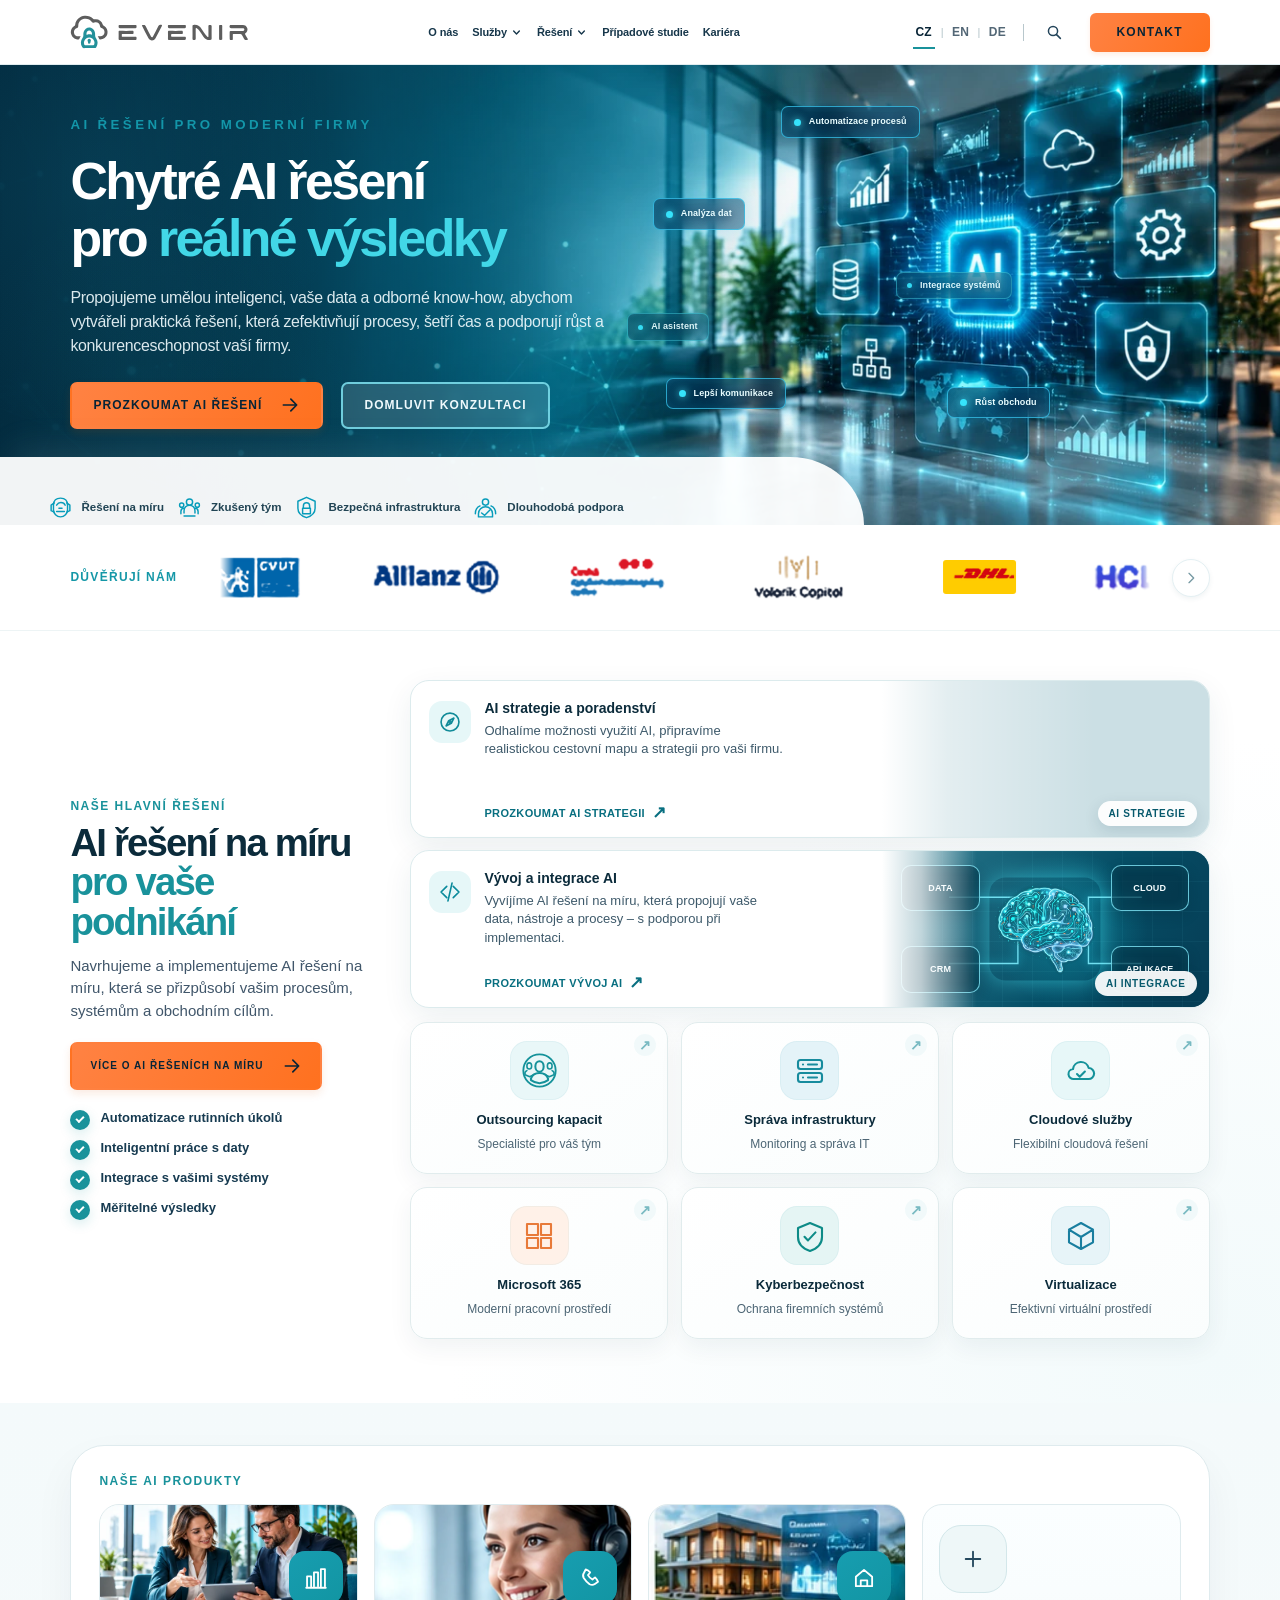
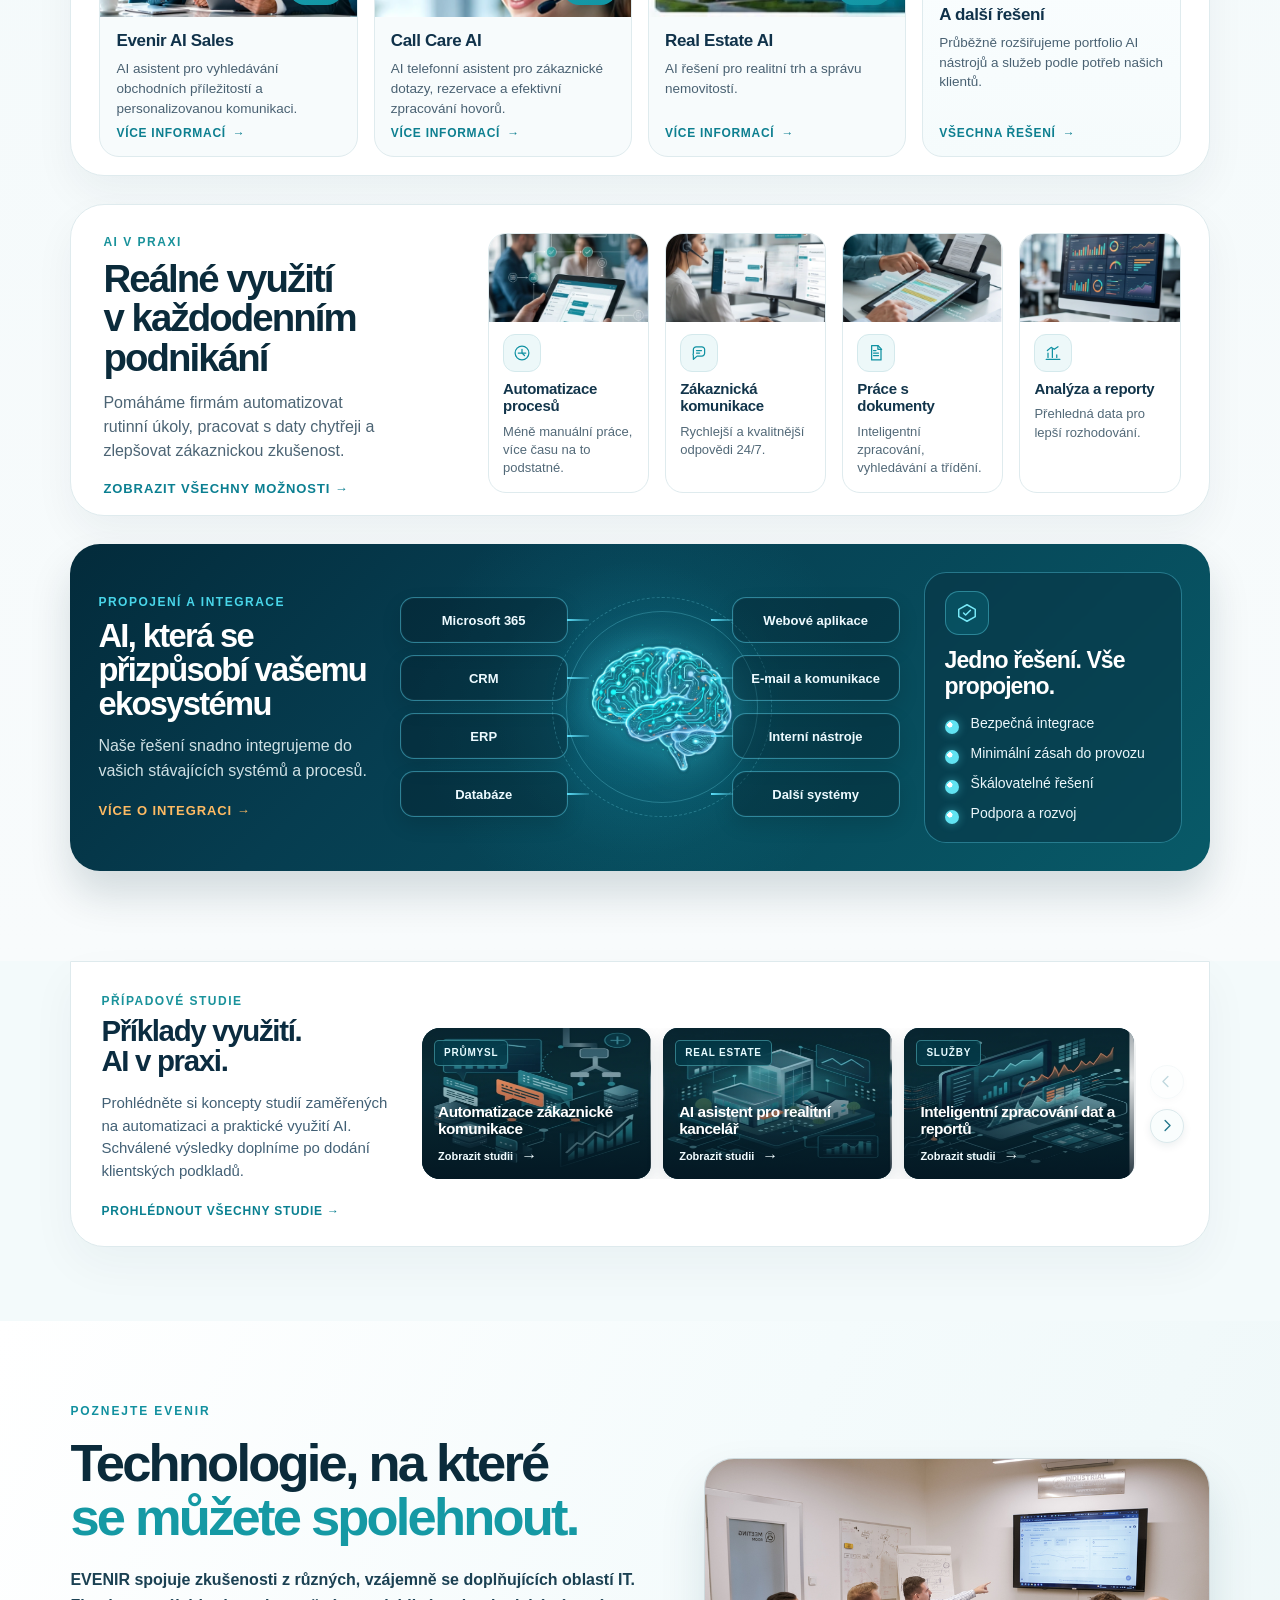
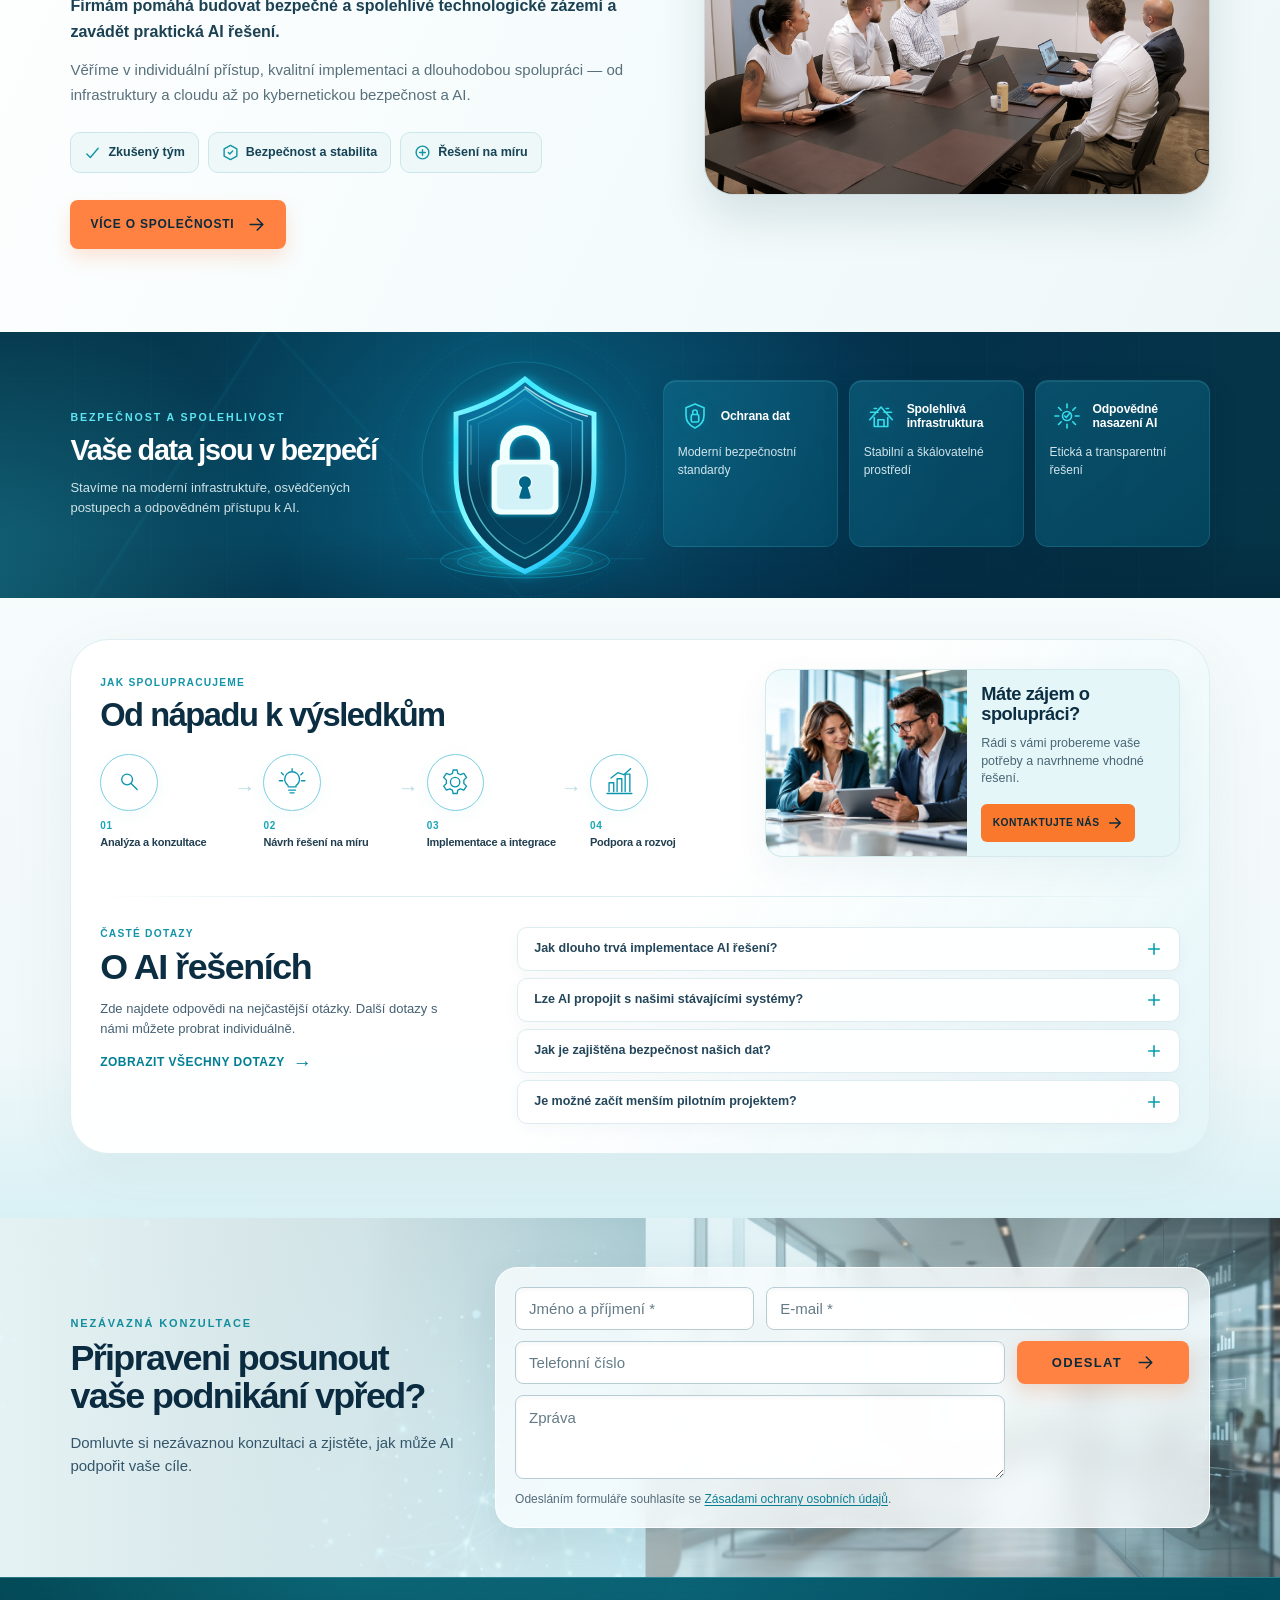
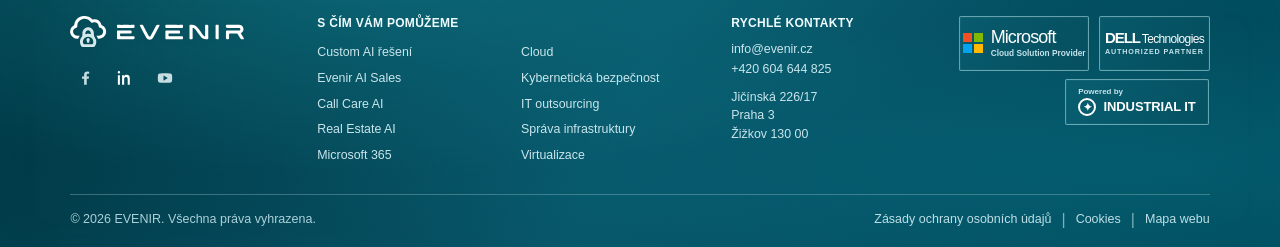
<file: index.html>
<!DOCTYPE html>

<html lang="cs">
<head>
<meta charset="utf-8"/><script src="language-boot.js"></script>
<meta content="width=device-width, initial-scale=1" name="viewport"/>
<meta content="#f7fbfc" name="theme-color"/>
<meta content="light" name="color-scheme"/>
<meta content="Chytré AI řešení pro reálné výsledky. EVENIR propojuje umělou inteligenci, firemní data a zkušenosti z IT." name="description"/>
<title>EVENIR — Chytré AI řešení pro reálné výsledky</title>
<link href="assets/evenir-logo.svg" rel="icon" type="image/svg+xml"/>
<link as="image" href="assets/hero-ai-office-2048.webp" imagesizes="100vw" imagesrcset="assets/hero-ai-office-960.webp 960w, assets/hero-ai-office-1440.webp 1440w, assets/hero-ai-office-2048.webp 2048w" media="(min-width: 821px)" rel="preload" type="image/webp"/>
<link as="image" href="assets/hero-ai-office-mobile-1240.webp" imagesizes="100vw" imagesrcset="assets/hero-ai-office-mobile-620.webp 620w, assets/hero-ai-office-mobile-940.webp 940w, assets/hero-ai-office-mobile-1240.webp 1240w" media="(max-width: 820px)" rel="preload" type="image/webp"/>
<link href="styles.css" rel="stylesheet"/>
<script defer="" src="script.js"></script>
<link rel="stylesheet" href="v27.css"/></head>
<body>
<a class="skip-link" data-i18n="skip" href="#main-content">Přeskočit na obsah</a>
<header class="site-header" id="top">
<div class="site-header__inner site-container">
<a aria-label="EVENIR — úvodní stránka" class="brand" data-i18n-aria-label="brandHome" href="index.html">
<img alt="EVENIR" decoding="async" height="36" src="assets/evenir-logo.svg" width="183"/>
</a>
<nav aria-label="Hlavní navigace" class="desktop-nav" data-i18n-aria-label="mainNavLabel">
<a class="nav-link" data-i18n="navAbout" href="#about">O nás</a>
<div class="nav-menu" data-menu="services">
<button aria-controls="services-dropdown" aria-expanded="false" class="nav-link nav-link--trigger" type="button">
<span data-i18n="navServices">Služby</span>
<svg aria-hidden="true" viewbox="0 0 16 16"><path d="m4.5 6.25 3.5 3.5 3.5-3.5"></path></svg>
</button>
<div class="nav-dropdown" hidden="" id="services-dropdown">
<span class="nav-dropdown__label" data-i18n="menuServicesTitle">Naše služby</span>
<a data-i18n="menuAllServices" href="services.html">Všechny služby</a>
<a data-i18n="menuAiServices" href="solutions.html">AI řešení</a>
<a data-i18n="menuInfrastructure" href="services.html">IT infrastruktura a cloud</a>
<a data-i18n="menuSecurity" href="services.html">Kybernetická bezpečnost</a>
</div>
</div>
<div class="nav-menu" data-menu="solutions">
<button aria-controls="solutions-dropdown" aria-expanded="false" class="nav-link nav-link--trigger" type="button">
<span data-i18n="navSolutions">Řešení</span>
<svg aria-hidden="true" viewbox="0 0 16 16"><path d="m4.5 6.25 3.5 3.5 3.5-3.5"></path></svg>
</button>
<div class="nav-dropdown" hidden="" id="solutions-dropdown">
<span class="nav-dropdown__label" data-i18n="menuSolutionsTitle">AI pro firmy</span>
<a data-i18n="menuCustomAI" href="solutions.html">AI řešení na míru</a>
<a href="solutions.html#ai-products" data-i18n="salesCardTitle">Evenir AI Sales – AI pro obchod</a>
<a href="solutions.html#ai-products" data-i18n="callCardTitle">Call Care AI – Péče o zákazníky</a>
<a href="solutions.html#ai-products">Real Estate AI</a>
</div>
</div>
<button class="nav-link nav-link--text" data-i18n="navCases" data-open-cases="" type="button">Případové studie</button>
<a class="nav-link" data-i18n="navCareers" href="careers.html">Kariéra</a>
</nav>
<div class="header-actions">
<div aria-label="Jazyk webu" class="language-switch" data-i18n-aria-label="languageLabel" role="group">
<button aria-pressed="true" class="language-switch__option is-active" data-lang="cs" type="button">CZ</button>
<span aria-hidden="true" class="language-switch__divider">|</span>
<button aria-pressed="false" class="language-switch__option" data-lang="en" type="button">EN</button>
<span aria-hidden="true" class="language-switch__divider">|</span>
<button aria-pressed="false" class="language-switch__option" data-lang="de" type="button">DE</button>
</div>
<span aria-hidden="true" class="header-actions__separator"></span>
<button aria-expanded="false" aria-label="Search" class="header-search" data-search-toggle="" title="Search" type="button">
<svg aria-hidden="true" viewbox="0 0 24 24"><circle cx="10.7" cy="10.7" r="6.1"></circle><path d="m15.5 15.5 5 5"></path></svg>
</button>
<a class="header-contact" data-i18n="navContact" href="#contact">KONTAKT</a>
<button aria-controls="mobile-navigation" aria-expanded="false" aria-label="Open menu" class="mobile-menu-toggle" data-mobile-toggle="" type="button">
<svg aria-hidden="true" class="mobile-menu-toggle__bars" viewbox="0 0 24 24"><path d="M4 7h16M4 12h16M4 17h16"></path></svg>
</button>
</div>
</div>
<form action="https://evenir.cz/" class="site-search" hidden="" id="site-search" role="search">
<label class="site-search__label" data-i18n="searchLabel" for="search-input">Hledat na webu EVENIR</label>
<div class="site-search__row">
<input data-i18n-placeholder="searchPlaceholder" id="search-input" name="s" placeholder="Hledat…" required="" type="search"/>
<button data-i18n="searchButton" type="submit">Hledat</button>
<button aria-label="Close search" class="site-search__close" data-search-close="" type="button">×</button>
</div>
</form>
<nav aria-label="Mobilní navigace" class="mobile-navigation" data-i18n-aria-label="mobileNavLabel" hidden="" id="mobile-navigation">
<a data-i18n="navAbout" href="#about">O nás</a>
<a data-i18n="navServices" href="services.html">Služby</a>
<a data-i18n="navSolutions" href="solutions.html">Řešení</a>
<button data-i18n="navCases" data-open-cases="" type="button">Případové studie</button>
<a data-i18n="navCareers" href="careers.html">Kariéra</a>
<button data-i18n="searchButton" data-mobile-search="" type="button">Hledat</button>
<a data-i18n="navContact" href="#contact">KONTAKT</a>
</nav>
</header>
<main id="main-content">
<!-- PHASE 01: HERO. The supplied reference visual is retained as an independent image asset.
         All actual interface text/buttons/icons remain editable semantic DOM elements. -->
<section aria-labelledby="hero-title" class="hero">
<div aria-hidden="true" class="hero__ambient"></div>
<div aria-hidden="true" class="hero__visual">
<picture>
<source media="(max-width: 820px)" sizes="100vw" srcset="assets/hero-ai-office-mobile-620.webp 620w, assets/hero-ai-office-mobile-940.webp 940w, assets/hero-ai-office-mobile-1240.webp 1240w"/>
<img alt="" decoding="async" fetchpriority="high" height="851" sizes="100vw" src="assets/hero-ai-office-2048.webp" srcset="assets/hero-ai-office-960.webp 960w, assets/hero-ai-office-1440.webp 1440w, assets/hero-ai-office-2048.webp 2048w" width="2048"/>
</picture>
<!-- All six HUD labels are DOM text: each localizes in CZ/EN/DE. Two are intentionally subtle. -->
<div class="hero-hud hero-hud--analysis"><span class="hero-hud__dot"></span><span data-i18n="hudAnalysis">Analýza dat</span></div>
<div class="hero-hud hero-hud--automation"><span class="hero-hud__dot"></span><span data-i18n="hudAutomation">Automatizace procesů</span></div>
<div class="hero-hud hero-hud--communication"><span class="hero-hud__dot"></span><span data-i18n="hudCommunication">Lepší komunikace</span></div>
<div class="hero-hud hero-hud--growth"><span class="hero-hud__dot"></span><span data-i18n="hudGrowth">Růst obchodu</span></div>
<div class="hero-hud hero-hud--assistant hero-hud--micro"><span class="hero-hud__dot"></span><span data-i18n="hudAssistant">AI asistent</span></div>
<div class="hero-hud hero-hud--integration hero-hud--micro"><span class="hero-hud__dot"></span><span data-i18n="hudIntegration">Integrace systémů</span></div>
</div>
<div class="site-container hero__container">
<div class="hero__content">
<p class="hero__eyebrow" data-i18n="heroEyebrow">AI ŘEŠENÍ PRO MODERNÍ FIRMY</p>
<h1 class="hero__title" id="hero-title">
<span class="hero__title-line" data-i18n="heroTitleLine">Chytré AI řešení</span>
<span class="hero__title-line"><span data-i18n="heroTitlePrefix">pro </span><em data-i18n="heroTitleAccent">reálné výsledky</em></span>
</h1>
<p class="hero__description" data-i18n="heroDescription">Propojujeme umělou inteligenci, vaše data a odborné know-how, abychom vytvářeli praktická řešení, která zefektivňují procesy, šetří čas a podporují růst a konkurenceschopnost vaší firmy.</p>
<div class="hero__actions">
<a class="button button--primary" href="solutions.html">
<span data-i18n="primaryCta">PROZKOUMAT AI ŘEŠENÍ</span>
<svg aria-hidden="true" viewbox="0 0 24 24"><path d="M4 12h16m-7-7 7 7-7 7"></path></svg>
</a>
<a class="button button--outline" data-i18n="secondaryCta" href="#contact">DOMLUVIT KONZULTACI</a>
</div>
</div>
</div>
<div class="hero-features-wrap">
<ul aria-label="Company highlights" class="hero-features site-container" data-i18n-aria-label="featuresLabel">
<li class="hero-features__item">
<span aria-hidden="true" class="feature-icon"><svg viewbox="0 0 32 32"><path d="M7 13c0-6 3.7-9 9-9s9 3 9 9v6c0 5-4 9-9 9s-9-4-9-9z"></path><path d="M11 13c1.5-2.5 3.4-3.5 5.5-3.5S21 10.5 22 13m-11 8h10M14 17h4"></path><path d="M8 10 4 13v7l4 2m16-12 4 3v7l-4 2"></path></svg></span>
<span data-i18n="feature1">Řešení na míru</span>
</li>
<li class="hero-features__item">
<span aria-hidden="true" class="feature-icon"><svg viewbox="0 0 32 32"><circle cx="16" cy="9" r="4"></circle><path d="M9 23v-3a7 7 0 0 1 14 0v3M5 24v-3a4 4 0 0 1 4-4M27 24v-3a4 4 0 0 0-4-4M9 27h14"></path><circle cx="6" cy="13" r="2.7"></circle><circle cx="26" cy="13" r="2.7"></circle></svg></span>
<span data-i18n="feature2">Zkušený tým</span>
</li>
<li class="hero-features__item">
<span aria-hidden="true" class="feature-icon"><svg viewbox="0 0 32 32"><path d="m16 3 11 5v9c0 7-4.4 10-11 12C9.4 27 5 24 5 17V8z"></path><path d="M12 17v-3a4 4 0 0 1 8 0v3M11 17h10v7H11z"></path></svg></span>
<span data-i18n="feature3">Bezpečná infrastruktura</span>
</li>
<li class="hero-features__item">
<span aria-hidden="true" class="feature-icon"><svg viewbox="0 0 32 32"><circle cx="16" cy="9" r="4"></circle><path d="M7 28v-4a9 9 0 0 1 18 0v4zM9 14c-5 2-6 5-6 10m20-10c5 2 6 5 6 10"></path><path d="m11 23 4 3 7-7"></path></svg></span>
<span data-i18n="feature4">Dlouhodobá podpora</span>
</li>
</ul>
</div>
</section>
<!-- Partner strip: continuous accessible marquee; individual color logos are supplied as local assets. -->
<section aria-labelledby="partners-title" class="partners">
<div class="site-container partners__inner">
<h2 class="partners__title" data-i18n="partnersTitle" id="partners-title">DŮVĚŘUJÍ NÁM</h2>
<div aria-label="Loga klientů a partnerů" class="partners__viewport" data-i18n-aria-label="partnersCarouselLabel" data-partners-viewport="">
<div class="partners__track" data-partners-track="">
<div class="partners__group">
<div class="partner-logo partner-logo--cvut"><img alt="ČVUT" decoding="async" loading="eager" src="https://evenir.cz/wp-content/uploads/2024/10/cvut-logo.svg" data-logo-fallback="assets/partner-cvut-optical.png"/></div>
<div class="partner-logo partner-logo--allianz"><img alt="Allianz" decoding="async" loading="eager" src="https://evenir.cz/wp-content/uploads/2024/10/allianz-logo.svg" data-logo-fallback="assets/partner-allianz-optical.png"/></div>
<div class="partner-logo partner-logo--czech-office"><img alt="ČHMÚ" decoding="async" loading="eager" src="https://evenir.cz/wp-content/uploads/2024/10/chmu-logo.svg" data-logo-fallback="assets/partner-czech-office-optical.png"/></div>
<div class="partner-logo partner-logo--volarik"><img alt="Volarik Capital" decoding="async" loading="eager" src="https://evenir.cz/wp-content/uploads/2024/10/volarik-logo.svg" data-logo-fallback="assets/partner-volarik-optical.png"/></div>
<div class="partner-logo partner-logo--dhl"><img alt="DHL" decoding="async" loading="eager" src="https://evenir.cz/wp-content/uploads/2024/10/DHL.svg" data-logo-fallback="assets/partner-dhl-colour.png"/></div>
<div class="partner-logo partner-logo--hcltech"><img alt="HCLTech" decoding="async" loading="eager" src="https://evenir.cz/wp-content/uploads/2024/10/hcl-new.svg" data-logo-fallback="assets/partner-hcltech-optical.png"/></div>
</div>
<div aria-hidden="true" class="partners__group">
<div class="partner-logo partner-logo--cvut"><img alt="" decoding="async" loading="eager" src="https://evenir.cz/wp-content/uploads/2024/10/cvut-logo.svg" data-logo-fallback="assets/partner-cvut-optical.png"/></div>
<div class="partner-logo partner-logo--allianz"><img alt="" decoding="async" loading="eager" src="https://evenir.cz/wp-content/uploads/2024/10/allianz-logo.svg" data-logo-fallback="assets/partner-allianz-optical.png"/></div>
<div class="partner-logo partner-logo--czech-office"><img alt="" decoding="async" loading="eager" src="https://evenir.cz/wp-content/uploads/2024/10/chmu-logo.svg" data-logo-fallback="assets/partner-czech-office-optical.png"/></div>
<div class="partner-logo partner-logo--volarik"><img alt="" decoding="async" loading="eager" src="https://evenir.cz/wp-content/uploads/2024/10/volarik-logo.svg" data-logo-fallback="assets/partner-volarik-optical.png"/></div>
<div class="partner-logo partner-logo--dhl"><img alt="" decoding="async" loading="eager" src="https://evenir.cz/wp-content/uploads/2024/10/DHL.svg" data-logo-fallback="assets/partner-dhl-colour.png"/></div>
<div class="partner-logo partner-logo--hcltech"><img alt="" decoding="async" loading="eager" src="https://evenir.cz/wp-content/uploads/2024/10/hcl-new.svg" data-logo-fallback="assets/partner-hcltech-optical.png"/></div>
</div>
</div>
</div>
<button aria-label="Show more partners" class="partners__next" data-partners-next="" title="Show more partners" type="button">
<svg aria-hidden="true" viewbox="0 0 24 24"><path d="m9 5 7 7-7 7"></path></svg>
</button>
</div>
</section>
<section aria-labelledby="custom-ai-title" class="custom-ai">
<div class="site-container custom-ai__container">
<div class="custom-ai__content">
<p class="section-eyebrow" data-i18n="customAiEyebrow">NAŠE HLAVNÍ ŘEŠENÍ</p>
<h2 class="custom-ai__title" id="custom-ai-title">
<span data-i18n="customAiTitleLine1">Custom AI Solutions</span>
<span class="custom-ai__title-accent" data-i18n="customAiTitleLine2">pro vaše podnikání</span>
</h2>
<p class="custom-ai__description" data-i18n="customAiDescription">Navrhujeme a implementujeme AI řešení na míru, která se přizpůsobí vašim procesům, systémům a obchodním cílům.</p>
<a class="button button--primary custom-ai__cta" href="solutions.html">
<span data-i18n="customAiButton">VÍCE O AI ŘEŠENÍCH NA MÍRU</span>
<svg aria-hidden="true" viewbox="0 0 24 24"><path d="M4 12h16m-7-7 7 7-7 7"></path></svg>
</a>
<ul aria-label="Hlavní přínosy" class="custom-ai__list" data-i18n-aria-label="customAiListLabel">
<li><span aria-hidden="true" class="list-check"></span><span data-i18n="customAiList1">Automatizace rutinních úkolů</span></li>
<li><span aria-hidden="true" class="list-check"></span><span data-i18n="customAiList2">Inteligentní práce s daty</span></li>
<li><span aria-hidden="true" class="list-check"></span><span data-i18n="customAiList3">Integrace s vašimi systémy</span></li>
<li><span aria-hidden="true" class="list-check"></span><span data-i18n="customAiList4">Měřitelné výsledky</span></li>
</ul>
</div>
<!-- Phase 02 right: two real AI product cards + six established IT offerings.
             These are genuine HTML card components; no screenshot text is embedded. -->
<div aria-label="AI produkty a IT služby" class="solution-catalogue" data-i18n-aria-label="catalogueLabel">
<div class="solution-catalogue__ai">
<!-- Strategy & consulting replaces the duplicated AI Sales product card. -->
<a aria-label="AI strategie a poradenství – více informací" class="solution-banner solution-banner--strategy" data-i18n-aria-label="strategyCardAria" href="solutions.html">
  <div class="solution-banner__body">
    <span aria-hidden="true" class="solution-banner__icon"><svg viewBox="0 0 32 32"><circle cx="16" cy="16" r="11"></circle><path d="m20.8 11.2-3.2 6.4-6.4 3.2 3.2-6.4z"></path><circle cx="16" cy="16" r="1.4"></circle></svg></span>
    <div class="solution-banner__copy">
      <h3 data-i18n="strategyCardTitle">AI strategie a poradenství</h3>
      <p data-i18n="strategyCardDescription">Objevte příležitosti pro AI ve vaší firmě, získejte praktický plán a jasnou strategii řešení.</p>
      <span class="solution-banner__link"><span data-i18n="strategyCardLink">PROZKOUMAT AI STRATEGII</span><span aria-hidden="true">↗</span></span>
    </div>
  </div>
  <div aria-hidden="true" class="solution-banner__media solution-banner__media--strategy">
    <img alt="" decoding="async" loading="lazy" height="427" width="640" sizes="(max-width: 720px) 35vw, (max-width: 1200px) 38vw, 320px" src="assets/ai-sales-clean-640.webp" srcset="assets/ai-sales-clean-640.webp 640w, assets/ai-sales-clean-1280.webp 1280w" />
    <span class="solution-banner__media-chip" data-i18n="strategyVisualBadge">AI STRATEGIE</span>
  </div>
</a>
<!-- Code-drawn integration illustration; every visible label is editable and localized. -->
<a aria-label="Vývoj a integrace AI – více informací" class="solution-banner solution-banner--development" data-i18n-aria-label="developmentCardAria" href="solutions.html">
  <div class="solution-banner__body">
    <span aria-hidden="true" class="solution-banner__icon"><svg viewBox="0 0 32 32"><path d="m12 9-7 7 7 7M20 9l7 7-7 7M18.5 5l-5 22"></path></svg></span>
    <div class="solution-banner__copy">
      <h3 data-i18n="developmentCardTitle">Vývoj a integrace AI</h3>
      <p data-i18n="developmentCardDescription">Vytváříme AI workflow na míru propojená s vašimi daty, nástroji a procesy, včetně podpory při zavádění.</p>
      <span class="solution-banner__link"><span data-i18n="developmentCardLink">PROZKOUMAT VÝVOJ AI</span><span aria-hidden="true">↗</span></span>
    </div>
  </div>
  <div aria-hidden="true" class="solution-banner__media solution-banner__media--development">
    <div class="development-illustration">
      <div class="development-illustration__grid"></div>
      <div class="development-illustration__links"><svg viewBox="0 0 380 165" preserveAspectRatio="none"><path d="M78 49H158V82H196M78 119H158V82M302 49H240V82H196M302 119H240V82"/></svg></div>
      <span class="development-illustration__node development-illustration__node--data" data-i18n="developmentNodeData">DATA</span>
      <span class="development-illustration__node development-illustration__node--crm">CRM</span>
      <span class="development-illustration__node development-illustration__node--cloud" data-i18n="developmentNodeCloud">CLOUD</span>
      <span class="development-illustration__node development-illustration__node--apps" data-i18n="developmentNodeApps">APLIKACE</span>
      <span class="development-illustration__core" data-i18n="developmentCore">AI</span>
    </div>
    <span class="solution-banner__media-chip" data-i18n="developmentVisualBadge">AI INTEGRACE</span>
  </div>
</a>
</div>
<div aria-label="IT služby" class="solution-catalogue__services" data-i18n-aria-label="itGridAria" role="list">
<a aria-label="Outsourcing – Více informací" class="solution-service" data-i18n-aria-label="outsourcingAria" href="https://evenir.cz/outsourcing-pracovnich-kapacit/" role="listitem">
<span aria-hidden="true" class="solution-service__icon solution-service__icon--outsource"><svg viewBox="0 0 64 64" aria-hidden="true" focusable="false" xmlns="http://www.w3.org/2000/svg">
  <!-- Three-person group, adapted from the user-supplied reference silhouette. -->
  <circle cx="32" cy="32" r="28" fill="none" stroke="currentColor" stroke-width="3.2" />
  <ellipse cx="32" cy="25" rx="7.2" ry="9.1" fill="none" stroke="currentColor" stroke-width="3.5" />
  <path d="M17.2 46.1c2.3-6.6 7.7-9.6 14.8-9.6s12.5 3 14.8 9.6v2.5c-9.6 6.9-20 6.9-29.6 0z" fill="none" stroke="currentColor" stroke-width="3.5" stroke-linejoin="round" />
  <ellipse cx="14.3" cy="24.1" rx="4.1" ry="5.3" fill="none" stroke="currentColor" stroke-width="2.7" />
  <path d="M10.2 32.2c-3.1 1.4-4 4.2-3.2 7.2l8.1 3.4 5.2-2.9" fill="none" stroke="currentColor" stroke-width="2.7" stroke-linecap="round" stroke-linejoin="round" />
  <ellipse cx="49.7" cy="24.1" rx="4.1" ry="5.3" fill="none" stroke="currentColor" stroke-width="2.7" />
  <path d="M53.8 32.2c3.1 1.4 4 4.2 3.2 7.2l-8.1 3.4-5.2-2.9" fill="none" stroke="currentColor" stroke-width="2.7" stroke-linecap="round" stroke-linejoin="round" />
</svg></span>
<span class="solution-service__title" data-i18n="serviceOutsource">Outsourcing</span>
<span class="solution-service__sub" data-i18n="serviceOutsourceSub">Specialisté pro váš tým</span>
<span aria-hidden="true" class="solution-service__arrow">↗</span>
</a>
<a aria-label="Správa infrastruktury – Více informací" class="solution-service" data-i18n-aria-label="infrastructureAria" href="https://evenir.cz/sprava-infrastruktury/" role="listitem">
<span aria-hidden="true" class="solution-service__icon solution-service__icon--infrastructure"><svg viewbox="0 0 32 32"><rect height="9" rx="2.5" width="24" x="4" y="5"></rect><rect height="9" rx="2.5" width="24" x="4" y="18"></rect><path d="M9 9.5h.01M9 22.5h.01M14 9.5h9M14 22.5h9"></path></svg></span>
<span class="solution-service__title" data-i18n="serviceInfrastructure">Správa infrastruktury</span>
<span class="solution-service__sub" data-i18n="serviceInfrastructureSub">Monitoring a správa IT</span>
<span aria-hidden="true" class="solution-service__arrow">↗</span>
</a>
<a aria-label="Cloud – Více informací" class="solution-service" data-i18n-aria-label="cloudAria" href="https://evenir.cz/cloud/" role="listitem">
<span aria-hidden="true" class="solution-service__icon solution-service__icon--cloud"><svg viewbox="0 0 32 32"><path d="M9 24h14.5a5.5 5.5 0 0 0 .2-11A8 8 0 0 0 8 14a5 5 0 0 0 1 10Z"></path><path d="m12 19 2.7 2.7 5.2-5.2"></path></svg></span>
<span class="solution-service__title" data-i18n="serviceCloud">Cloud</span>
<span class="solution-service__sub" data-i18n="serviceCloudSub">Flexibilní cloudová řešení</span>
<span aria-hidden="true" class="solution-service__arrow">↗</span>
</a>
<a aria-label="Microsoft 365 – Více informací" class="solution-service" data-i18n-aria-label="microsoftAria" href="https://evenir.cz/microsoft-365/" role="listitem">
<span aria-hidden="true" class="solution-service__icon solution-service__icon--microsoft"><svg viewbox="0 0 32 32"><path d="M4 4h11v11H4zM18 4h10v11H18zM4 18h11v10H4zM18 18h10v10H18z"></path></svg></span>
<span class="solution-service__title" data-i18n="serviceMicrosoft">Microsoft 365</span>
<span class="solution-service__sub" data-i18n="serviceMicrosoftSub">Moderní pracovní prostředí</span>
<span aria-hidden="true" class="solution-service__arrow">↗</span>
</a>
<a aria-label="Kybernetická bezpečnost – Více informací" class="solution-service" data-i18n-aria-label="cyberAria" href="https://evenir.cz/cyber-security/" role="listitem">
<span aria-hidden="true" class="solution-service__icon solution-service__icon--cyber"><svg viewbox="0 0 32 32"><path d="M16 3 28 8v9c0 7-4.3 11.4-12 14C8.3 28.4 4 24 4 17V8z"></path><path d="m10.5 16.8 3.5 3.6 7.5-8"></path></svg></span>
<span class="solution-service__title" data-i18n="serviceCyber">Cyber security</span>
<span class="solution-service__sub" data-i18n="serviceCyberSub">Ochrana firemních systémů</span>
<span aria-hidden="true" class="solution-service__arrow">↗</span>
</a>
<a aria-label="Virtualizace – Více informací" class="solution-service" data-i18n-aria-label="virtualAria" href="https://evenir.cz/virtualizace/" role="listitem">
<span aria-hidden="true" class="solution-service__icon solution-service__icon--virtual"><svg viewbox="0 0 32 32"><path d="m16 3 12 6.7v12.6L16 29 4 22.3V9.7zM4 9.7 16 17l12-7.3M16 17v12"></path></svg></span>
<span class="solution-service__title" data-i18n="serviceVirtual">Virtualizace</span>
<span class="solution-service__sub" data-i18n="serviceVirtualSub">Efektivní virtuální prostředí</span>
<span aria-hidden="true" class="solution-service__arrow">↗</span>
</a>
</div>
</div>
</div>
</section>

<section aria-labelledby="ai-products-title" class="ai-showcase">
  <div class="site-container">
    <div class="ai-showcase__shell">
      <div class="ai-products">
        <p class="section-eyebrow" data-i18n="aiProductsEyebrow">NAŠE AI PRODUKTY</p>
        <div class="ai-products__grid">
          <a class="product-card" href="solutions.html#ai-products">
            <div class="product-card__image-wrap">
              <img alt="" class="product-card__image" decoding="async" loading="lazy" src="assets/ai-sales-clean-640.webp"/>
              <span aria-hidden="true" class="product-card__badge product-card__badge--bars">
                <svg viewBox="0 0 32 32"><path d="M5 26V14h5v12M13.5 26V9h5v17M22 26V5h5v21M4 28h24"></path></svg>
              </span>
            </div>
            <div class="product-card__body">
              <h3 data-i18n="productSalesTitle">Evenir AI Sales</h3>
              <p data-i18n="productSalesDescription">AI asistent pro vyhledávání obchodních příležitostí a personalizovanou komunikaci.</p>
              <span class="product-card__link"><span data-i18n="productLink">VÍCE INFORMACÍ</span><span aria-hidden="true">→</span></span>
            </div>
          </a>
          <a class="product-card" href="solutions.html#ai-products">
            <div class="product-card__image-wrap">
              <img alt="" class="product-card__image" decoding="async" loading="lazy" src="assets/call-care-clean-540.webp"/>
              <span aria-hidden="true" class="product-card__badge product-card__badge--phone">
                <svg viewBox="0 0 32 32"><path d="M10.7 5.5c2.1.7 4 2 5.5 3.7l-2.7 3.2c1.3 2.3 3.2 4.2 5.5 5.5l3.2-2.7a14 14 0 0 1 3.7 5.5l-3.9 2.7c-1.9 1.3-4.4 1.4-6.5.3A28.7 28.7 0 0 1 8.3 16a6 6 0 0 1 .3-6.5z"></path></svg>
              </span>
            </div>
            <div class="product-card__body">
              <h3 data-i18n="productCallTitle">Call Care AI</h3>
              <p data-i18n="productCallDescription">AI telefonní asistent pro zákaznické dotazy, rezervace a efektivní zpracování hovorů.</p>
              <span class="product-card__link"><span data-i18n="productLink">VÍCE INFORMACÍ</span><span aria-hidden="true">→</span></span>
            </div>
          </a>
          <a class="product-card" href="solutions.html#ai-products">
            <div class="product-card__image-wrap">
              <img alt="" class="product-card__image" decoding="async" loading="lazy" src="assets/phase3-realestate.webp"/>
              <span aria-hidden="true" class="product-card__badge product-card__badge--home">
                <svg viewBox="0 0 32 32"><path d="M6 14.5 16 6l10 8.5V26H6zM12 26v-7h8v7"></path></svg>
              </span>
            </div>
            <div class="product-card__body">
              <h3 data-i18n="productRealTitle">Real Estate AI</h3>
              <p data-i18n="productRealDescription">AI řešení pro realitní trh a správu nemovitostí.</p>
              <span class="product-card__link"><span data-i18n="productLink">VÍCE INFORMACÍ</span><span aria-hidden="true">→</span></span>
            </div>
          </a>
          <a class="product-card product-card--more" href="solutions.html">
            <div class="product-card__body product-card__body--more">
              <span aria-hidden="true" class="product-card__plus"><svg viewBox="0 0 32 32"><path d="M16 7v18M7 16h18"></path></svg></span>
              <h3 data-i18n="productMoreTitle">A další řešení</h3>
              <p data-i18n="productMoreDescription">Průběžně rozšiřujeme portfolio AI nástrojů a služeb podle potřeb našich klientů.</p>
              <span class="product-card__link"><span data-i18n="productAllLink">VŠECHNA ŘEŠENÍ</span><span aria-hidden="true">→</span></span>
            </div>
          </a>
        </div>
      </div>

      <div class="ai-practice">
        <div class="practice-intro">
          <p class="section-eyebrow" data-i18n="practiceEyebrow">AI V PRAXI</p>
          <h2 class="practice-intro__title" id="ai-products-title">
            <span data-i18n="practiceTitleLine1">Reálné využití</span>
            <span data-i18n="practiceTitleLine2">v každodenním podnikání</span>
          </h2>
          <p class="practice-intro__text" data-i18n="practiceDescription">Pomáháme firmám automatizovat rutinní úkoly, pracovat s daty chytřeji a zlepšovat zákaznickou zkušenost.</p>
          <a class="practice-intro__link" data-i18n="practiceAllLink" href="solutions.html">ZOBRAZIT VŠECHNY MOŽNOSTI</a>
        </div>
        <div class="practice-grid">
          <a class="practice-card" href="solutions.html">
            <img alt="" class="practice-card__image" decoding="async" loading="lazy" src="assets/phase3-practice-meeting-v2.webp"/>
            <div class="practice-card__body">
              <span aria-hidden="true" class="practice-card__icon"><svg viewBox="0 0 32 32"><circle cx="16" cy="16" r="11"></circle><path d="M16 10v6l4 4"></path><path d="M10 16h12"></path></svg></span>
              <h3 data-i18n="practiceCard1Title">Automatizace procesů</h3>
              <p data-i18n="practiceCard1Text">Méně manuální práce, více času na to podstatné.</p>
            </div>
          </a>
          <a class="practice-card" href="solutions.html#ai-products">
            <img alt="" class="practice-card__image" decoding="async" loading="lazy" src="assets/phase3-practice-chat-v2.webp"/>
            <div class="practice-card__body">
              <span aria-hidden="true" class="practice-card__icon"><svg viewBox="0 0 32 32"><path d="M7 10.5A4.5 4.5 0 0 1 11.5 6h9A4.5 4.5 0 0 1 25 10.5v6A4.5 4.5 0 0 1 20.5 21H13l-6 5v-5.5A4.5 4.5 0 0 1 7 16.5z"></path><path d="M12 12h8M12 16h5"></path></svg></span>
              <h3 data-i18n="practiceCard2Title">Zákaznická komunikace</h3>
              <p data-i18n="practiceCard2Text">Rychlejší a kvalitnější odpovědi 24/7.</p>
            </div>
          </a>
          <a class="practice-card" href="solutions.html">
            <img alt="" class="practice-card__image" decoding="async" loading="lazy" src="assets/phase3-practice-docs-v2.webp"/>
            <div class="practice-card__body">
              <span aria-hidden="true" class="practice-card__icon"><svg viewBox="0 0 32 32"><path d="M9 4h10l5 5v18H9z"></path><path d="M19 4v6h6M12 16h8M12 20h8M12 12h4"></path></svg></span>
              <h3 data-i18n="practiceCard3Title">Práce s dokumenty</h3>
              <p data-i18n="practiceCard3Text">Inteligentní zpracování, vyhledávání a třídění.</p>
            </div>
          </a>
          <a class="practice-card" href="solutions.html">
            <img alt="" class="practice-card__image" decoding="async" loading="lazy" src="assets/phase3-practice-analytics-v2.webp"/>
            <div class="practice-card__body">
              <span aria-hidden="true" class="practice-card__icon"><svg viewBox="0 0 32 32"><path d="M5 26h22"></path><path d="M8 23v-7M15 23V9M22 23v-4"></path><path d="m7 12 6-5 5 3 6-4"></path></svg></span>
              <h3 data-i18n="practiceCard4Title">Analýza a reporty</h3>
              <p data-i18n="practiceCard4Text">Přehledná data pro lepší rozhodování.</p>
            </div>
          </a>
        </div>
      </div>

      <div class="integration-band">
        <div class="integration-copy">
          <p class="section-eyebrow section-eyebrow--light" data-i18n="integrationEyebrow">PROPOJENÍ A INTEGRACE</p>
          <h2 class="integration-copy__title" data-i18n="integrationTitle">AI, která se přizpůsobí vašemu ekosystému</h2>
          <p class="integration-copy__text" data-i18n="integrationDescription">Naše řešení snadno integrujeme do vašich stávajících systémů a procesů.</p>
          <a class="integration-copy__link" data-i18n="integrationLink" href="solutions.html">VÍCE O INTEGRACI</a>
        </div>
        <div class="integration-visual" aria-hidden="true">
          <div class="integration-column integration-column--left">
            <span class="integration-node" data-i18n="integrationNode1">Microsoft 365</span>
            <span class="integration-node" data-i18n="integrationNode2">CRM</span>
            <span class="integration-node" data-i18n="integrationNode3">ERP</span>
            <span class="integration-node" data-i18n="integrationNode4">Databáze</span>
          </div>
          <div class="integration-cloud">
            <span class="integration-cloud__core">AI</span>
          </div>
          <div class="integration-column integration-column--right">
            <span class="integration-node" data-i18n="integrationNode5">Webové aplikace</span>
            <span class="integration-node" data-i18n="integrationNode6">E-mail a komunikace</span>
            <span class="integration-node" data-i18n="integrationNode7">Interní nástroje</span>
            <span class="integration-node" data-i18n="integrationNode8">Další systémy</span>
          </div>
        </div>
        <div class="integration-benefits">
          <span aria-hidden="true" class="integration-benefits__icon"><svg viewBox="0 0 32 32"><path d="m16 4 12 6.7v10.6L16 28 4 21.3V10.7z"></path><path d="m11 16 3 3 7-7"></path></svg></span>
          <h3 data-i18n="integrationBenefitsTitle">Jedno řešení. Vše propojeno.</h3>
          <ul class="integration-benefits__list">
            <li data-i18n="integrationBenefit1">Bezpečná integrace</li>
            <li data-i18n="integrationBenefit2">Minimální zásah do provozu</li>
            <li data-i18n="integrationBenefit3">Škálovatelné řešení</li>
            <li data-i18n="integrationBenefit4">Podpora a rozvoj</li>
          </ul>
        </div>
      </div>
    </div>
  </div>
</section>


<!-- PHASE 04: Case studies. Card text is editable DOM, all copy localized.
     The cards are visual placeholders until EVENIR provides approved client case content. -->
<section class="case-studies" id="case-studies" aria-labelledby="case-studies-title">
  <div class="site-container case-studies__outer">
    <div class="case-studies__intro">
      <p class="section-eyebrow" data-i18n="caseEyebrow">PŘÍPADOVÉ STUDIE</p>
      <h2 id="case-studies-title" class="case-studies__title"><span data-i18n="caseTitleA">Skutečné projekty.</span><span data-i18n="caseTitleB">Reálné výsledky.</span></h2>
      <p class="case-studies__summary" data-i18n="caseDescription">Podívejte se, jak řešení pomáhají firmám v různých odvětvích.</p>
      <a href="case-studies.html" class="case-studies__all" data-i18n="caseAll">VŠECHNY PŘÍPADOVÉ STUDIE <span aria-hidden="true">→</span></a>
    </div>
    <div class="case-studies__right">
      <div class="case-studies__scroller" id="case-studies-cards" data-cases-scroller tabindex="0" role="region" aria-roledescription="carousel" data-i18n-aria-label="caseCarouselLabel">
        <a class="case-tile" href="case-study.html?case=automation" data-case="automation" data-i18n-aria-label="caseCard1" aria-label="Automatizace zákaznické komunikace">
          <img src="assets/case-card-v2-1.webp" alt="" width="900" height="620" loading="lazy" decoding="async" />
          <span class="case-tile__wash" aria-hidden="true"></span>
          <span class="case-tile__category" data-i18n="caseTag1">PRŮMYSL</span>
          <span class="case-tile__copy"><strong data-i18n="caseCard1">Automatizace zákaznické komunikace</strong><span class="case-tile__link"><span data-i18n="caseView">Zobrazit studii</span><span aria-hidden="true">→</span></span></span>
        </a>
        <a class="case-tile" href="case-study.html?case=realestate" data-case="realestate" data-i18n-aria-label="caseCard2" aria-label="AI asistent pro realitní kancelář">
          <img src="assets/case-card-v2-2.webp" alt="" width="900" height="620" loading="lazy" decoding="async" />
          <span class="case-tile__wash" aria-hidden="true"></span>
          <span class="case-tile__category" data-i18n="caseTag2">REAL ESTATE</span>
          <span class="case-tile__copy"><strong data-i18n="caseCard2">AI asistent pro realitní kancelář</strong><span class="case-tile__link"><span data-i18n="caseView">Zobrazit studii</span><span aria-hidden="true">→</span></span></span>
        </a>
        <a class="case-tile" href="case-study.html?case=reporting" data-case="reporting" data-i18n-aria-label="caseCard3" aria-label="Inteligentní zpracování dat a reportů">
          <img src="assets/case-card-v2-3.webp" alt="" width="900" height="620" loading="lazy" decoding="async" />
          <span class="case-tile__wash" aria-hidden="true"></span>
          <span class="case-tile__category" data-i18n="caseTag3">SLUŽBY</span>
          <span class="case-tile__copy"><strong data-i18n="caseCard3">Inteligentní zpracování dat a reportů</strong><span class="case-tile__link"><span data-i18n="caseView">Zobrazit studii</span><span aria-hidden="true">→</span></span></span>
        </a>
        <a class="case-tile" href="case-study.html?case=sales" data-case="sales" data-i18n-aria-label="caseCard4" aria-label="AI podpora obchodního procesu">
          <img src="assets/case-card-v2-4.webp" alt="" width="1280" height="854" loading="lazy" decoding="async" />
          <span class="case-tile__wash" aria-hidden="true"></span>
          <span class="case-tile__category" data-i18n="caseTag4">OBCHOD</span>
          <span class="case-tile__copy"><strong data-i18n="caseCard4">AI podpora obchodního procesu</strong><span class="case-tile__link"><span data-i18n="caseView">Zobrazit studii</span><span aria-hidden="true">→</span></span></span>
        </a>
        <a class="case-tile" href="case-study.html?case=call" data-case="call" data-i18n-aria-label="caseCard5" aria-label="AI zákaznická podpora">
          <img src="assets/case-card-v2-5.webp" alt="" width="900" height="900" loading="lazy" decoding="async" />
          <span class="case-tile__wash" aria-hidden="true"></span>
          <span class="case-tile__category" data-i18n="caseTag5">ZÁKAZNICKÁ PÉČE</span>
          <span class="case-tile__copy"><strong data-i18n="caseCard5">AI zákaznická podpora</strong><span class="case-tile__link"><span data-i18n="caseView">Zobrazit studii</span><span aria-hidden="true">→</span></span></span>
        </a>
      </div>
      <div class="case-studies__controls">
        <button class="case-arrow" type="button" data-case-prev data-i18n-aria-label="casePrev" aria-label="Předchozí studie"><svg viewBox="0 0 24 24" aria-hidden="true"><path d="m14 5-7 7 7 7"/></svg></button>
        <button class="case-arrow" type="button" data-case-next data-i18n-aria-label="caseNext" aria-label="Další studie"><svg viewBox="0 0 24 24" aria-hidden="true"><path d="m10 5 7 7-7 7"/></svg></button>
      </div>
    </div>
  </div>
</section>



<!-- ABOUT EVENIR: verifiable corporate story based on EVENIR's official About page.
     Visual is live HTML/CSS/SVG, no screenshot text or invented performance statistics. -->
<section class="about-even" id="about" aria-labelledby="about-title">
  <div class="site-container about-even__layout">
    <div class="about-even__content">
      <p class="section-eyebrow about-even__eyebrow" data-i18n="aboutEyebrow">POZNEJTE EVENIR</p>
      <h2 class="about-even__title" id="about-title"><span data-i18n="aboutTitle1">Technologie, na které</span> <em data-i18n="aboutTitle2">se můžete spolehnout.</em></h2>
      <p class="about-even__lead" data-i18n="aboutDescription">EVENIR spojuje zkušenosti z různých, vzájemně se doplňujících oblastí IT. Firmám pomáhá budovat bezpečné a spolehlivé technologické zázemí a zavádět praktická AI řešení.</p>
      <p class="about-even__secondary" data-i18n="aboutSecondary">Věříme v individuální přístup, kvalitní implementaci a dlouhodobou spolupráci — od infrastruktury a cloudu až po kybernetickou bezpečnost a AI.</p>
      <div class="about-even__values" aria-label="Hodnoty EVENIR" data-i18n-aria-label="aboutValuesAria">
        <span><svg aria-hidden="true" viewBox="0 0 24 24"><path d="m4 14 5 5L20 6"/></svg><span data-i18n="aboutValue1">Zkušený tým</span></span>
        <span><svg aria-hidden="true" viewBox="0 0 24 24"><path d="M12 2 21 7v10l-9 5-9-5V7zM9 12l2 2 4-4"/></svg><span data-i18n="aboutValue2">Bezpečnost a stabilita</span></span>
        <span><svg aria-hidden="true" viewBox="0 0 24 24"><circle cx="12" cy="12" r="9"/><path d="M8 12h8M12 8v8"/></svg><span data-i18n="aboutValue3">Řešení na míru</span></span>
      </div>
      <a class="about-even__link" data-about-official href="about.html"><span data-i18n="aboutLink">VÍCE O SPOLEČNOSTI</span><svg aria-hidden="true" viewBox="0 0 24 24"><path d="M4 12h16m-7-7 7 7-7 7"/></svg></a>
    </div>
    <div class="about-even__visual about-even__visual--team" role="img" aria-label="Tým EVENIR během pracovní porady" data-i18n-aria-label="aboutVisualAria">
      <img class="about-even__team-photo" src="assets/evenir-team-meeting-original.jpg" alt="" width="800" height="533" loading="lazy" decoding="async" fetchpriority="low" />
    </div>
  </div>
</section>

<!-- PHASE 05: Security & Reliability — reference-based layout, editable multilingual HTML + SVG. -->
<section class="trust-security" id="security" aria-labelledby="security-title">
  <div class="site-container trust-security__inner">
    <div class="trust-security__copy">
      <p class="trust-security__eyebrow" data-i18n="securityEyebrow">BEZPEČNOST A SPOLEHLIVOST</p>
      <h2 class="trust-security__heading" id="security-title" data-i18n="securityTitle">Vaše data jsou v bezpečí</h2>
      <p class="trust-security__description" data-i18n="securityDescription">Stavíme na moderní infrastruktuře, osvědčených postupech a odpovědném přístupu k AI.</p>
    </div>
    <div class="trust-security__art" aria-hidden="true">
      <div class="trust-security__orbit trust-security__orbit--one"></div>
      <div class="trust-security__orbit trust-security__orbit--two"></div>
      <img src="assets/security-shield.svg" alt="" width="640" height="640" decoding="async" loading="lazy" />
    </div>
    <div class="trust-security__cards" aria-label="Security principles" data-i18n-aria-label="securityCardsLabel">
      <article class="security-pill">
        <div class="security-pill__header">
          <span class="security-pill__icon" aria-hidden="true">
            <svg viewBox="0 0 40 40" fill="none"><path d="m20 4 12 5v10c0 9-5 14-12 17C13 33 8 28 8 19V9l12-5Z"/><rect x="15" y="18" width="10" height="10" rx="2"/><path d="M17 18v-3a3 3 0 0 1 6 0v3"/></svg>
          </span>
          <h3 data-i18n="securityCard1Title">Ochrana dat</h3>
        </div>
        <p data-i18n="securityCard1Text">Moderní bezpečnostní standardy</p>
      </article>
      <article class="security-pill">
        <div class="security-pill__header">
          <span class="security-pill__icon" aria-hidden="true">
            <svg viewBox="0 0 40 40" fill="none"><path d="m5 25 15-17 15 17"/><path d="M11 22v12h18V22M16 34v-9h8v9"/><path d="M6 15h10M24 15h10M11 10h3M27 10h3"/></svg>
          </span>
          <h3 data-i18n="securityCard2Title">Spolehlivá infrastruktura</h3>
        </div>
        <p data-i18n="securityCard2Text">Stabilní a škálovatelné prostředí</p>
      </article>
      <article class="security-pill">
        <div class="security-pill__header">
          <span class="security-pill__icon" aria-hidden="true">
            <svg viewBox="0 0 40 40" fill="none"><circle cx="20" cy="20" r="6"/><path d="M20 4v5M20 31v5M4 20h5M31 20h5M8.7 8.7l3.6 3.6m15.4 15.4 3.6 3.6M31.3 8.7l-3.6 3.6M12.3 27.7l-3.6 3.6"/><path d="m17 20 2 2 4-5"/></svg>
          </span>
          <h3 data-i18n="securityCard3Title">Odpovědné nasazení AI</h3>
        </div>
        <p data-i18n="securityCard3Text">Etické a transparentní řešení</p>
      </article>
    </div>
  </div>
</section>


<!-- PHASE 06: Our process + consultation and FAQ. All text is semantic/localized. -->
<section class="process-faq" id="how-we-work" aria-labelledby="process-title">
  <div class="site-container process-faq__inner">
    <div class="process-faq__top">
      <div class="our-process">
        <p class="section-eyebrow" data-i18n="processEyebrow">JAK SPOLUPRACUJEME</p>
        <h2 id="process-title" class="our-process__title" data-i18n="processTitle">Od nápadu k výsledkům</h2>
        <ol class="our-process__steps" aria-label="Postup spolupráce" data-i18n-aria-label="processStepsLabel">
          <li class="process-step">
            <span class="process-step__icon" aria-hidden="true">
              <svg viewBox="0 0 48 48"><circle cx="21" cy="20" r="8"/><path d="m27 26 9 9"/></svg>
            </span>
            <div class="process-step__copy"><span class="process-step__number">01</span>
              <h3 data-i18n="processStep1">Analýza a konzultace</h3></div>
          </li>
          <li class="process-step">
            <span class="process-step__icon" aria-hidden="true">
              <svg viewBox="0 0 48 48"><path d="M18 29c-3-2.2-5-5.7-5-9.5a11 11 0 0 1 22 0c0 4.1-2.2 7.6-5.2 9.7M18 31h12M19 36h10M21 40h6M24 4v4M8 10l3 3M40 10l-3 3M5 22h5M38 22h5"/></svg>
            </span>
            <div class="process-step__copy"><span class="process-step__number">02</span>
              <h3 data-i18n="processStep2">Návrh řešení na míru</h3></div>
          </li>
          <li class="process-step">
            <span class="process-step__icon" aria-hidden="true">
              <svg viewBox="0 0 48 48"><path d="m21 6 6 0 1 5 4 2 5-2 4 6-4 4v5l4 4-4 6-5-2-4 2-1 5h-6l-1-5-4-2-5 2-4-6 4-4v-5l-4-4 4-6 5 2 4-2z"/><circle cx="24" cy="24" r="7"/></svg>
            </span>
            <div class="process-step__copy"><span class="process-step__number">03</span>
              <h3 data-i18n="processStep3">Implementace a integrace</h3></div>
          </li>
          <li class="process-step">
            <span class="process-step__icon" aria-hidden="true">
              <svg viewBox="0 0 48 48"><path d="M9 38V25h7v13M21 38V19h7v19M33 38V12h7v26M6 41h37"/><path d="m12 18 10-8 9 3 10-9"/></svg>
            </span>
            <div class="process-step__copy"><span class="process-step__number">04</span>
              <h3 data-i18n="processStep4">Podpora a rozvoj</h3></div>
          </li>
        </ol>
      </div>
      <div class="collab-card">
        <div class="collab-card__photo" aria-hidden="true">
          <img src="assets/ai-sales-clean-1280.webp" alt="" width="1280" height="853" loading="lazy" decoding="async" />
        </div>
        <div class="collab-card__copy">
          <h3 data-i18n="collabTitle">Máte zájem o spolupráci?</h3>
          <p data-i18n="collabText">Rádi s vámi probereme vaše potřeby a navrhneme vhodné řešení.</p>
          <a href="#contact" class="collab-card__button">
            <span data-i18n="collabButton">KONTAKTUJTE NÁS</span>
            <svg viewBox="0 0 24 24" aria-hidden="true"><path d="M4 12h16m-7-7 7 7-7 7"/></svg>
          </a>
        </div>
      </div>
    </div>
    <div class="process-faq__divider" aria-hidden="true"></div>
    <div class="process-faq__bottom" id="faq">
      <div class="faq-intro">
        <p class="section-eyebrow" data-i18n="faqEyebrow">ČASTÉ DOTAZY</p>
        <h2 id="faq-title" data-i18n="faqTitle">O AI řešeních</h2>
        <p data-i18n="faqDescription">Zde najdete odpovědi na nejčastější otázky. Další dotazy s námi můžete probrat individuálně.</p>
        <button type="button" class="faq-intro__link" data-faq-show-all><span data-i18n="faqAllLink">ZOBRAZIT VŠECHNY DOTAZY</span><span aria-hidden="true">→</span></button>
      </div>
      <div class="faq-accordion" aria-labelledby="faq-title">
        <div class="faq-item" data-faq-item>
          <h3><button type="button" class="faq-item__button" id="faq-question-1" aria-expanded="false" aria-controls="faq-answer-1" data-faq-trigger><span data-i18n="faqQ1">Jak dlouho trvá implementace AI řešení?</span><svg aria-hidden="true" viewBox="0 0 24 24"><path d="M12 5v14M5 12h14"/></svg></button></h3>
          <div class="faq-item__answer" id="faq-answer-1" role="region" aria-labelledby="faq-question-1" hidden><p data-i18n="faqA1">Doba závisí na rozsahu, kvalitě dostupných dat a potřebných integracích. Po úvodní konzultaci připravíme plán a odhad harmonogramu.</p></div>
        </div>
        <div class="faq-item" data-faq-item>
          <h3><button type="button" class="faq-item__button" id="faq-question-2" aria-expanded="false" aria-controls="faq-answer-2" data-faq-trigger><span data-i18n="faqQ2">Lze AI propojit s našimi stávajícími systémy?</span><svg aria-hidden="true" viewBox="0 0 24 24"><path d="M12 5v14M5 12h14"/></svg></button></h3>
          <div class="faq-item__answer" id="faq-answer-2" role="region" aria-labelledby="faq-question-2" hidden><p data-i18n="faqA2">Často ano. Nejdříve ověříme dostupná rozhraní a bezpečnostní požadavky vašich aplikací, například Microsoft 365, CRM nebo ERP.</p></div>
        </div>
        <div class="faq-item" data-faq-item>
          <h3><button type="button" class="faq-item__button" id="faq-question-3" aria-expanded="false" aria-controls="faq-answer-3" data-faq-trigger><span data-i18n="faqQ3">Jak je zajištěna bezpečnost našich dat?</span><svg aria-hidden="true" viewBox="0 0 24 24"><path d="M12 5v14M5 12h14"/></svg></button></h3>
          <div class="faq-item__answer" id="faq-answer-3" role="region" aria-labelledby="faq-question-3" hidden><p data-i18n="faqA3">Bezpečnost řešíme již při návrhu: přístupy, způsob zpracování dat a vhodná technická opatření stanovujeme podle konkrétního prostředí a požadavků.</p></div>
        </div>
        <div class="faq-item" data-faq-item>
          <h3><button type="button" class="faq-item__button" id="faq-question-4" aria-expanded="false" aria-controls="faq-answer-4" data-faq-trigger><span data-i18n="faqQ4">Je možné začít menším pilotním projektem?</span><svg aria-hidden="true" viewBox="0 0 24 24"><path d="M12 5v14M5 12h14"/></svg></button></h3>
          <div class="faq-item__answer" id="faq-answer-4" role="region" aria-labelledby="faq-question-4" hidden><p data-i18n="faqA4">Ano, u vhodných zadání lze začít pilotním projektem. Pomůže ověřit přínosy, technickou proveditelnost a další postup před rozšířením.</p></div>
        </div>
      </div>
    </div>
  </div>
</section>


<!-- PHASE 07 · Contact / consultation · HTML form. No backend is bundled. -->
<section class="contact-stage" id="contact" aria-labelledby="contact-title">
  <div class="contact-stage__photograph" aria-hidden="true"></div>
  <div class="contact-stage__wash" aria-hidden="true"></div>
  <div class="site-container contact-stage__layout">
    <div class="contact-stage__intro">
      <p class="contact-stage__eyebrow" data-i18n="contactEyebrow">KONTAKTUJTE EVENIR</p>
      <h2 id="contact-title" data-i18n="contactTitle">Připraveni posunout vaše podnikání vpřed?</h2>
      <p data-i18n="contactDescription">Domluvte si nezávaznou konzultaci a zjistěte, jak může AI podpořit vaše cíle.</p>
    </div>

    <div class="contact-panel">
      <form id="contact-form" class="contact-panel__form" aria-labelledby="contact-title"
            action="mailto:info@evenir.cz" method="post" enctype="text/plain"
            data-contact-form data-endpoint="" novalidate>
        <div class="contact-panel__fields">
          <div class="contact-field contact-field--name">
            <label class="sr-only" for="contact-name" data-i18n="contactNameLabel">Jméno a příjmení (povinné)</label>
            <input id="contact-name" name="name" type="text" autocomplete="name" maxlength="120"
                   required aria-required="true" data-i18n-placeholder="contactNamePlaceholder" placeholder="Jméno a příjmení *"/>
          </div>
          <div class="contact-field contact-field--email">
            <label class="sr-only" for="contact-email" data-i18n="contactEmailLabel">E-mail (povinný)</label>
            <input id="contact-email" name="email" type="email" autocomplete="email" maxlength="180"
                   required aria-required="true" data-i18n-placeholder="contactEmailPlaceholder" placeholder="E-mail *"/>
          </div>
          <div class="contact-field contact-field--phone">
            <label class="sr-only" for="contact-phone" data-i18n="contactPhoneLabel">Telefonní číslo</label>
            <input id="contact-phone" name="phone" type="tel" autocomplete="tel" maxlength="36"
                   data-i18n-placeholder="contactPhonePlaceholder" placeholder="Telefonní číslo"/>
          </div>
          <div class="contact-field contact-field--message">
            <label class="sr-only" for="contact-message" data-i18n="contactMessageLabel">Zpráva</label>
            <textarea id="contact-message" name="message" rows="2" maxlength="4000"
                      data-i18n-placeholder="contactMessagePlaceholder" placeholder="Zpráva"></textarea>
          </div>
          <button class="contact-panel__submit" type="submit" data-contact-submit>
            <span data-i18n="contactSubmit">ODESLAT</span>
            <svg aria-hidden="true" viewBox="0 0 24 24"><path d="M4 12h16m-7-7 7 7-7 7"/></svg>
          </button>
          <p class="contact-panel__privacy">
            <span data-i18n="contactPrivacyBefore">Odesláním formuláře souhlasíte se </span>
            <a href="https://evenir.cz/ochrana-osobnich-udaju/" target="_blank" rel="noopener noreferrer"
               data-i18n="contactPrivacyLink">Zásadami ochrany osobních údajů</a><span>.</span>
          </p>
        </div>
        <p class="contact-panel__status" data-contact-status role="status" aria-live="polite" aria-atomic="true"></p>
      </form>
    </div>
  </div>
</section>

</main>
<!-- Case-studies remain a future page; the dialog is a translated placeholder. -->
<dialog aria-labelledby="cases-dialog-title" class="phase-dialog" id="cases-dialog">
<button aria-label="Close" class="phase-dialog__close" data-close-cases="" type="button">×</button>
<span class="phase-dialog__eyebrow" data-i18n="casesDialogEyebrow">DALŠÍ FÁZE</span>
<h2 data-i18n="casesDialogTitle" id="cases-dialog-title">Případové studie</h2>
<p data-i18n="casesDialogBody">Tato sekce bude připravena v další fázi návrhu webu. Zatím si můžete prohlédnout oficiální stránky EVENIR.</p>
<a class="button button--primary" href="https://evenir.cz/"><span data-i18n="visitSite">PŘEJÍT NA WEB EVENIR</span><svg aria-hidden="true" viewbox="0 0 24 24"><path d="M4 12h16m-7-7 7 7-7 7"></path></svg></a>
</dialog>

<!-- PHASE 08 · Corporate footer. No external fonts, scripts or logo dependencies. -->
<footer class="e-footer" id="site-footer" aria-labelledby="e-footer-services-title">
  <div class="e-footer__light" aria-hidden="true"></div>
  <div class="site-container e-footer__container">
    <div class="e-footer__main">
      <div class="e-footer__identity">
        <a class="e-footer__brand" href="index.html" aria-label="EVENIR — home" data-footer-aria="homeAria">
          <img src="assets/evenir-footer-white.svg" width="240" height="48" alt="EVENIR" decoding="async"/>
        </a>
        <div class="e-footer__social" aria-label="Social networks" data-footer-aria="socialAria">
          <!-- Facebook/YouTube icons are reference placeholders until their verified business URLs are supplied. -->
          <span class="e-footer__social-icon e-footer__social-icon--pending" role="img" title="Facebook profile URL pending" aria-label="Facebook profile URL pending" data-footer-aria="facebookPending">
            <svg viewBox="0 0 24 24" aria-hidden="true"><path fill="currentColor" d="M14.3 21v-8h2.7l.4-3.1h-3.1V7.9c0-.9.3-1.5 1.6-1.5h1.7V3.6a23 23 0 0 0-2.5-.2c-2.5 0-4.3 1.5-4.3 4.4v2.1H8V13h2.8v8z"/></svg>
          </span>
          <a class="e-footer__social-icon" href="https://www.linkedin.com/company/the-evenir/" target="_blank" rel="noopener noreferrer" aria-label="EVENIR on LinkedIn" title="LinkedIn">
            <svg viewBox="0 0 24 24" aria-hidden="true"><path fill="currentColor" d="M5.2 8.2H2.5V21h2.7zM3.9 2.7a1.6 1.6 0 1 0 0 3.2 1.6 1.6 0 0 0 0-3.2zM8.1 8.2V21h2.8v-7c0-1.8.3-3.5 2.5-3.5s2.2 2 2.2 3.6V21h2.8v-7.7c0-3.6-.8-5.5-4.3-5.5-1.7 0-2.8.9-3.3 1.8h-.1V8.2z"/></svg>
          </a>
          <span class="e-footer__social-icon e-footer__social-icon--pending" role="img" title="YouTube channel URL pending" aria-label="YouTube channel URL pending" data-footer-aria="youtubePending">
            <svg viewBox="0 0 24 24" aria-hidden="true"><path fill="currentColor" d="M21.3 8.1c-.2-1.2-.9-2-2.1-2.2-1.7-.2-4.6-.3-7.2-.3s-5.5.1-7.2.3c-1.2.2-1.9 1-2.1 2.2-.2 1.3-.3 2.6-.3 3.9s.1 2.7.3 4c.2 1.2.9 2 2.1 2.1 1.7.3 4.6.3 7.2.3s5.5 0 7.2-.3c1.2-.1 1.9-.9 2.1-2.1.2-1.3.3-2.7.3-4s-.1-2.6-.3-3.9ZM10 15.5v-7l5.7 3.5z"/></svg>
          </span>
        </div>
      </div>

      <nav class="e-footer__services" aria-labelledby="e-footer-services-title">
        <h2 class="e-footer__heading" id="e-footer-services-title" data-footer-i18n="servicesHeading">S ČÍM VÁM POMŮŽEME</h2>
        <div class="e-footer__service-cols">
          <ul class="e-footer__links">
            <li><a href="solutions.html" data-footer-i18n="customAI">Custom AI řešení</a></li>
            <li><a href="solutions.html#ai-products">Evenir AI Sales</a></li>
            <li><a href="solutions.html#ai-products">Call Care AI</a></li>
            <li><a href="solutions.html#ai-products">Real Estate AI</a></li>
            <li><a href="services.html">Microsoft 365</a></li>
          </ul>
          <ul class="e-footer__links">
            <li><a href="services.html" data-footer-i18n="cloud">Cloud</a></li>
            <li><a href="services.html" data-footer-i18n="cyber">Kybernetická bezpečnost</a></li>
            <li><a href="services.html" data-footer-i18n="outsource">IT outsourcing</a></li>
            <li><a href="https://evenir.cz/sprava-infrastruktury/" data-footer-i18n="infrastructure">Správa infrastruktury</a></li>
            <li><a href="services.html" data-footer-i18n="virtualization">Virtualizace</a></li>
          </ul>
        </div>
      </nav>

      <div class="e-footer__contact">
        <h2 class="e-footer__heading" data-footer-i18n="contactHeading">RYCHLÉ KONTAKTY</h2>
        <a href="mailto:info@evenir.cz">info@evenir.cz</a>
        <a href="tel:+420604644825">+420 604 644 825</a>
        <address>
          <span>Jičínská 226/17</span>
          <span data-footer-i18n="city">Praha 3</span>
          <span data-footer-i18n="district">Žižkov 130 00</span>
        </address>
      </div>

      <div class="e-footer__partners" aria-label="Partner badges" data-footer-aria="badgesAria">
        <div class="e-footer__badges-top">
          <div class="e-footer__partner-badge e-footer__partner-badge--microsoft" role="img" aria-label="Microsoft Cloud Solution Provider">
            <span class="e-footer__ms-squares" aria-hidden="true"><b></b><b></b><b></b><b></b></span>
            <span class="e-footer__partner-text"><strong>Microsoft</strong><small>Cloud Solution Provider</small></span>
          </div>
          <div class="e-footer__partner-badge e-footer__partner-badge--dell" role="img" aria-label="Dell Technologies Authorized Partner">
            <span class="e-footer__partner-text"><strong>DELL<span class="e-footer__dell-tech">Technologies</span></strong><small>AUTHORIZED PARTNER</small></span>
          </div>
        </div>
        <div class="e-footer__partner-badge e-footer__partner-badge--industrial" role="img" aria-label="Powered by Industrial IT">
          <span class="e-footer__partner-text"><small>Powered by</small><strong><span class="e-footer__industrial-mark" aria-hidden="true">✦</span> INDUSTRIAL IT</strong></span>
        </div>
      </div>
    </div>

    <div class="e-footer__bottom">
      <p class="e-footer__copyright">© <span data-footer-year>2026</span> EVENIR. <span data-footer-i18n="rights">Všechna práva vyhrazena.</span></p>
      <nav class="e-footer__legal" aria-label="Legal links" data-footer-aria="legalAria">
        <a href="https://evenir.cz/ochrana-osobnich-udaju/" target="_blank" rel="noopener noreferrer" data-footer-i18n="privacy">Zásady ochrany osobních údajů</a>
        <span class="e-footer__dot" aria-hidden="true">|</span>
        <button type="button" class="e-footer__text-button" data-footer-cookies data-footer-i18n="cookies">Cookies</button>
        <span class="e-footer__dot" aria-hidden="true">|</span>
        <a href="./sitemap.html" data-footer-i18n="sitemap">Mapa webu</a>
      </nav>
    </div>
  </div>
</footer>
<dialog class="e-cookie-dialog" id="e-footer-cookie-dialog" aria-labelledby="e-footer-cookie-title">
  <div class="e-cookie-dialog__top">
    <h2 id="e-footer-cookie-title" data-footer-i18n="cookieTitle">Cookies a soukromí</h2>
    <button type="button" class="e-cookie-dialog__close" data-footer-cookie-close aria-label="Close">×</button>
  </div>
  <p data-footer-i18n="cookieText">Tento statický náhled nepoužívá analytické ani reklamní cookies. Vybraný jazyk si pro vaše pohodlí ukládá jen lokálně v prohlížeči.</p>
  <div class="e-cookie-dialog__status"><span class="e-cookie-dialog__status-dot" aria-hidden="true"></span><span data-footer-i18n="cookieStatus">Žádné volitelné cookies nejsou aktivní.</span></div>
  <button type="button" class="e-cookie-dialog__action" data-footer-cookie-close data-footer-i18n="cookieClose">Rozumím</button>
</dialog>

<script src="footer.js" defer></script>
</body>
</html>
</file>
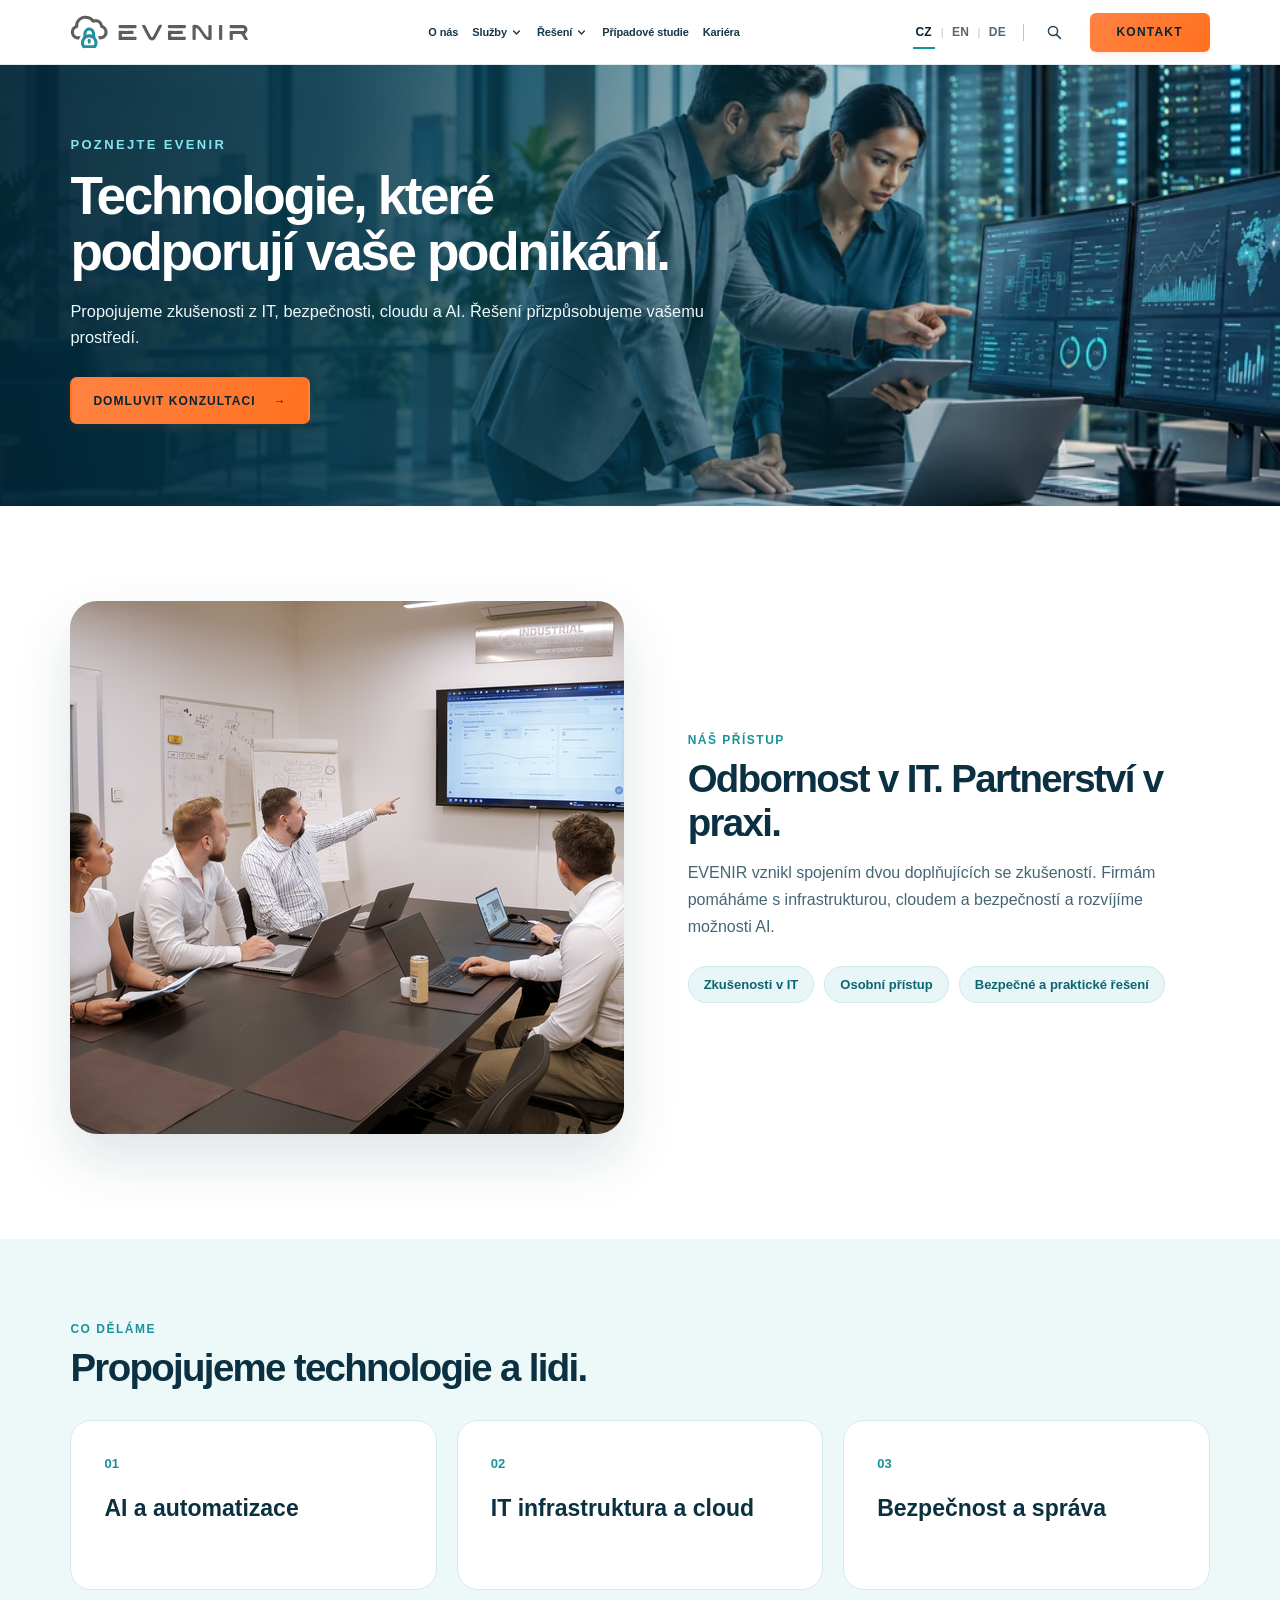
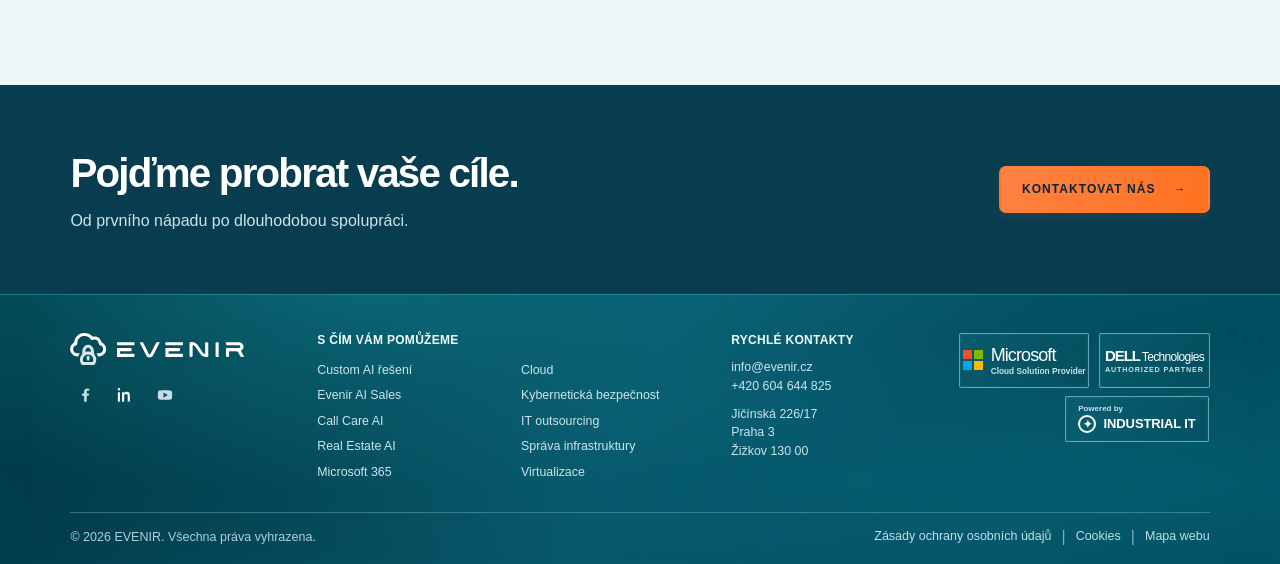
<file: about.html>
<!DOCTYPE html>
<html lang="cs"><head><meta charset="utf-8"/><script src="language-boot.js"></script><meta content="width=device-width, initial-scale=1" name="viewport"/><meta content="#D5E9EB" name="theme-color"/><meta content="O EVENIR — IT služby, cloud, kybernetická bezpečnost a AI řešení." name="description"/><title>EVENIR</title><link href="assets/evenir-logo.svg" rel="icon" type="image/svg+xml"/><link href="styles.css" rel="stylesheet"/><link href="inner-pages.css" rel="stylesheet"/><link href="v26.css" rel="stylesheet"/><script defer="" src="v26-data.js"></script><script defer="" src="inner-pages.js"></script><script defer="" src="footer.js"></script><script defer="" src="v26.js"></script><link rel="stylesheet" href="v27.css"/></head><body data-inner-page="about"><a class="skip-link" data-inner="skip" href="#main-content">Přeskočit na obsah</a><header class="site-header" id="top">
<div class="site-header__inner site-container">
<a aria-label="EVENIR — úvodní stránka" class="brand" data-i18n-aria-label="brandHome" href="index.html">
<img alt="EVENIR" decoding="async" height="36" src="assets/evenir-logo.svg" width="183"/>
</a>
<nav aria-label="Hlavní navigace" class="desktop-nav" data-i18n-aria-label="mainNavLabel">
<a class="nav-link" data-i18n="navAbout" href="about.html">O nás</a>
<div class="nav-menu" data-menu="services">
<button aria-controls="services-dropdown" aria-expanded="false" class="nav-link nav-link--trigger" type="button">
<span data-i18n="navServices">Služby</span>
<svg aria-hidden="true" viewbox="0 0 16 16"><path d="m4.5 6.25 3.5 3.5 3.5-3.5"></path></svg>
</button>
<div class="nav-dropdown" hidden="" id="services-dropdown">
<span class="nav-dropdown__label" data-i18n="menuServicesTitle">Naše služby</span>
<a data-i18n="menuAllServices" href="services.html">Všechny služby</a>
<a data-i18n="menuAiServices" href="solutions.html">AI řešení</a>
<a data-i18n="menuInfrastructure" href="services.html">IT infrastruktura a cloud</a>
<a data-i18n="menuSecurity" href="services.html">Kybernetická bezpečnost</a>
</div>
</div>
<div class="nav-menu" data-menu="solutions">
<button aria-controls="solutions-dropdown" aria-expanded="false" class="nav-link nav-link--trigger" type="button">
<span data-i18n="navSolutions">Řešení</span>
<svg aria-hidden="true" viewbox="0 0 16 16"><path d="m4.5 6.25 3.5 3.5 3.5-3.5"></path></svg>
</button>
<div class="nav-dropdown" hidden="" id="solutions-dropdown">
<span class="nav-dropdown__label" data-i18n="menuSolutionsTitle">AI pro firmy</span>
<a data-i18n="menuCustomAI" href="solutions.html">AI řešení na míru</a>
<a data-i18n="salesCardTitle" href="solutions.html#ai-products">Evenir AI Sales – AI pro obchod</a>
<a data-i18n="callCardTitle" href="solutions.html#ai-products">Call Care AI – Péče o zákazníky</a>
<a href="solutions.html#ai-products">Real Estate AI</a>
</div>
</div>
<button class="nav-link nav-link--text" data-i18n="navCases" data-open-cases="" type="button">Případové studie</button>
<a class="nav-link" data-i18n="navCareers" href="careers.html">Kariéra</a>
</nav>
<div class="header-actions">
<div aria-label="Jazyk webu" class="language-switch" data-i18n-aria-label="languageLabel" role="group">
<button aria-pressed="true" class="language-switch__option is-active" data-lang="cs" type="button">CZ</button>
<span aria-hidden="true" class="language-switch__divider">|</span>
<button aria-pressed="false" class="language-switch__option" data-lang="en" type="button">EN</button>
<span aria-hidden="true" class="language-switch__divider">|</span>
<button aria-pressed="false" class="language-switch__option" data-lang="de" type="button">DE</button>
</div>
<span aria-hidden="true" class="header-actions__separator"></span>
<button aria-expanded="false" aria-label="Search" class="header-search" data-search-toggle="" title="Search" type="button">
<svg aria-hidden="true" viewbox="0 0 24 24"><circle cx="10.7" cy="10.7" r="6.1"></circle><path d="m15.5 15.5 5 5"></path></svg>
</button>
<a class="header-contact" data-i18n="navContact" href="index.html#contact">KONTAKT</a>
<button aria-controls="mobile-navigation" aria-expanded="false" aria-label="Open menu" class="mobile-menu-toggle" data-mobile-toggle="" type="button">
<svg aria-hidden="true" class="mobile-menu-toggle__bars" viewbox="0 0 24 24"><path d="M4 7h16M4 12h16M4 17h16"></path></svg>
</button>
</div>
</div>
<form action="https://evenir.cz/" class="site-search" hidden="" id="site-search" role="search">
<label class="site-search__label" data-i18n="searchLabel" for="search-input">Hledat na webu EVENIR</label>
<div class="site-search__row">
<input data-i18n-placeholder="searchPlaceholder" id="search-input" name="s" placeholder="Hledat…" required="" type="search"/>
<button data-i18n="searchButton" type="submit">Hledat</button>
<button aria-label="Close search" class="site-search__close" data-search-close="" type="button">×</button>
</div>
</form>
<nav aria-label="Mobilní navigace" class="mobile-navigation" data-i18n-aria-label="mobileNavLabel" hidden="" id="mobile-navigation">
<a data-i18n="navAbout" href="about.html">O nás</a>
<a data-i18n="navServices" href="services.html">Služby</a>
<a data-i18n="navSolutions" href="solutions.html">Řešení</a>
<button data-i18n="navCases" data-open-cases="" type="button">Případové studie</button>
<a data-i18n="navCareers" href="careers.html">Kariéra</a>
<button data-i18n="searchButton" data-mobile-search="" type="button">Hledat</button>
<a data-i18n="navContact" href="index.html#contact">KONTAKT</a>
</nav>
</header><main id="main-content"><section class="inner-hero inner-hero--about" style='--page-hero:url("assets/v27-consulting-hero-1000.webp");--page-hero-2x:url("assets/v27-consulting-hero-1800.webp")'><div class="site-container inner-hero__content"><p class="inner-eyebrow" data-v26="aboutEyebrow">O EVENIR</p><h1 data-v26="aboutTitle">Technologie fungují lépe, když jim rozumí lidé.</h1><p data-v26="aboutIntro">Propojujeme zkušenosti z IT služeb, bezpečnosti, cloudu a AI. Řešení přizpůsobujeme prostředí a cílům zákazníka.</p><a class="button button--primary" href="index.html#contact"><span data-v26="aboutCTA">POJĎME SE POZNAT</span> →</a></div></section><section class="v26-about site-container"><div class="v26-about__photo"><img alt="" height="533" loading="lazy" src="assets/evenir-team-meeting-original.jpg" width="800"/></div><div class="v26-about__text"><p class="section-eyebrow" data-v26="aboutStoryEyebrow">NÁŠ PŘÍSTUP</p><h2 data-v26="aboutStoryTitle">IT know-how se skutečným porozuměním byznysu.</h2><p data-v26="aboutStoryText">EVENIR vznikl spojením dvou doplňujících se zkušeností. Věnujeme se komplexním IT službám, cloudovým technologiím a bezpečnosti; do tohoto základu postupně zapojujeme řešení AI.</p><div class="v26-about__points"><span data-v26="aboutPoint1">Zkušenosti s IT infrastrukturou</span><span data-v26="aboutPoint2">Osobní přístup a spolupráce</span><span data-v26="aboutPoint3">Bezpečnost a průběžný rozvoj</span></div></div></section><section class="v26-approach"><div class="site-container"><p class="section-eyebrow" data-v26="aboutFocusEyebrow">NAŠE OBLASTI</p><h2 data-v26="aboutFocusTitle">Jeden partner napříč technologiemi.</h2><div class="v26-approach__grid"><a href="solutions.html"><span>01</span><h3 data-v26="focusAI">AI a automatizace</h3></a><a href="services.html"><span>02</span><h3 data-v26="focusIT">IT infrastruktura a cloud</h3></a><a href="services.html"><span>03</span><h3 data-v26="focusSecurity">Bezpečnost a správa</h3></a></div></div></section><section class="inner-cta"><div class="site-container inner-cta__grid"><div><h2 data-v26="aboutClosing">Pojďme probrat vaše cíle.</h2><p data-v26="aboutClosingText">Od malých projektů po náročnější infrastrukturu.</p></div><a class="button button--primary" href="index.html#contact"><span data-v26="contactUs">KONTAKTOVAT NÁS</span> →</a></div></section></main><footer aria-labelledby="e-footer-services-title" class="e-footer" id="site-footer">
<div aria-hidden="true" class="e-footer__light"></div>
<div class="site-container e-footer__container">
<div class="e-footer__main">
<div class="e-footer__identity">
<a aria-label="EVENIR — home" class="e-footer__brand" data-footer-aria="homeAria" href="index.html">
<img alt="EVENIR" decoding="async" height="48" src="assets/evenir-footer-white.svg" width="240">
</img></a>
<div aria-label="Social networks" class="e-footer__social" data-footer-aria="socialAria">
<!-- Facebook/YouTube icons are reference placeholders until their verified business URLs are supplied. -->
<span aria-label="Facebook profile URL pending" class="e-footer__social-icon e-footer__social-icon--pending" data-footer-aria="facebookPending" role="img" title="Facebook profile URL pending">
<svg aria-hidden="true" viewbox="0 0 24 24"><path d="M14.3 21v-8h2.7l.4-3.1h-3.1V7.9c0-.9.3-1.5 1.6-1.5h1.7V3.6a23 23 0 0 0-2.5-.2c-2.5 0-4.3 1.5-4.3 4.4v2.1H8V13h2.8v8z" fill="currentColor"></path></svg>
</span>
<a aria-label="EVENIR on LinkedIn" class="e-footer__social-icon" href="https://www.linkedin.com/company/the-evenir/" rel="noopener noreferrer" target="_blank" title="LinkedIn">
<svg aria-hidden="true" viewbox="0 0 24 24"><path d="M5.2 8.2H2.5V21h2.7zM3.9 2.7a1.6 1.6 0 1 0 0 3.2 1.6 1.6 0 0 0 0-3.2zM8.1 8.2V21h2.8v-7c0-1.8.3-3.5 2.5-3.5s2.2 2 2.2 3.6V21h2.8v-7.7c0-3.6-.8-5.5-4.3-5.5-1.7 0-2.8.9-3.3 1.8h-.1V8.2z" fill="currentColor"></path></svg>
</a>
<span aria-label="YouTube channel URL pending" class="e-footer__social-icon e-footer__social-icon--pending" data-footer-aria="youtubePending" role="img" title="YouTube channel URL pending">
<svg aria-hidden="true" viewbox="0 0 24 24"><path d="M21.3 8.1c-.2-1.2-.9-2-2.1-2.2-1.7-.2-4.6-.3-7.2-.3s-5.5.1-7.2.3c-1.2.2-1.9 1-2.1 2.2-.2 1.3-.3 2.6-.3 3.9s.1 2.7.3 4c.2 1.2.9 2 2.1 2.1 1.7.3 4.6.3 7.2.3s5.5 0 7.2-.3c1.2-.1 1.9-.9 2.1-2.1.2-1.3.3-2.7.3-4s-.1-2.6-.3-3.9ZM10 15.5v-7l5.7 3.5z" fill="currentColor"></path></svg>
</span>
</div>
</div>
<nav aria-labelledby="e-footer-services-title" class="e-footer__services">
<h2 class="e-footer__heading" data-footer-i18n="servicesHeading" id="e-footer-services-title">S ČÍM VÁM POMŮŽEME</h2>
<div class="e-footer__service-cols">
<ul class="e-footer__links">
<li><a data-footer-i18n="customAI" href="solutions.html">Custom AI řešení</a></li>
<li><a href="solutions.html#ai-products">Evenir AI Sales</a></li>
<li><a href="solutions.html#ai-products">Call Care AI</a></li>
<li><a href="solutions.html#ai-products">Real Estate AI</a></li>
<li><a href="services.html">Microsoft 365</a></li>
</ul>
<ul class="e-footer__links">
<li><a data-footer-i18n="cloud" href="services.html">Cloud</a></li>
<li><a data-footer-i18n="cyber" href="services.html">Kybernetická bezpečnost</a></li>
<li><a data-footer-i18n="outsource" href="services.html">IT outsourcing</a></li>
<li><a data-footer-i18n="infrastructure" href="https://evenir.cz/sprava-infrastruktury/">Správa infrastruktury</a></li>
<li><a data-footer-i18n="virtualization" href="services.html">Virtualizace</a></li>
</ul>
</div>
</nav>
<div class="e-footer__contact">
<h2 class="e-footer__heading" data-footer-i18n="contactHeading">RYCHLÉ KONTAKTY</h2>
<a href="mailto:info@evenir.cz">info@evenir.cz</a>
<a href="tel:+420604644825">+420 604 644 825</a>
<address>
<span>Jičínská 226/17</span>
<span data-footer-i18n="city">Praha 3</span>
<span data-footer-i18n="district">Žižkov 130 00</span>
</address>
</div>
<div aria-label="Partner badges" class="e-footer__partners" data-footer-aria="badgesAria">
<div class="e-footer__badges-top">
<div aria-label="Microsoft Cloud Solution Provider" class="e-footer__partner-badge e-footer__partner-badge--microsoft" role="img">
<span aria-hidden="true" class="e-footer__ms-squares"><b></b><b></b><b></b><b></b></span>
<span class="e-footer__partner-text"><strong>Microsoft</strong><small>Cloud Solution Provider</small></span>
</div>
<div aria-label="Dell Technologies Authorized Partner" class="e-footer__partner-badge e-footer__partner-badge--dell" role="img">
<span class="e-footer__partner-text"><strong>DELL<span class="e-footer__dell-tech">Technologies</span></strong><small>AUTHORIZED PARTNER</small></span>
</div>
</div>
<div aria-label="Powered by Industrial IT" class="e-footer__partner-badge e-footer__partner-badge--industrial" role="img">
<span class="e-footer__partner-text"><small>Powered by</small><strong><span aria-hidden="true" class="e-footer__industrial-mark">✦</span> INDUSTRIAL IT</strong></span>
</div>
</div>
</div>
<div class="e-footer__bottom">
<p class="e-footer__copyright">© <span data-footer-year="">2026</span> EVENIR. <span data-footer-i18n="rights">Všechna práva vyhrazena.</span></p>
<nav aria-label="Legal links" class="e-footer__legal" data-footer-aria="legalAria">
<a data-footer-i18n="privacy" href="https://evenir.cz/ochrana-osobnich-udaju/" rel="noopener noreferrer" target="_blank">Zásady ochrany osobních údajů</a>
<span aria-hidden="true" class="e-footer__dot">|</span>
<button class="e-footer__text-button" data-footer-cookies="" data-footer-i18n="cookies" type="button">Cookies</button>
<span aria-hidden="true" class="e-footer__dot">|</span>
<a data-footer-i18n="sitemap" href="./sitemap.html">Mapa webu</a>
</nav>
</div>
</div>
</footer></body></html>
</file>
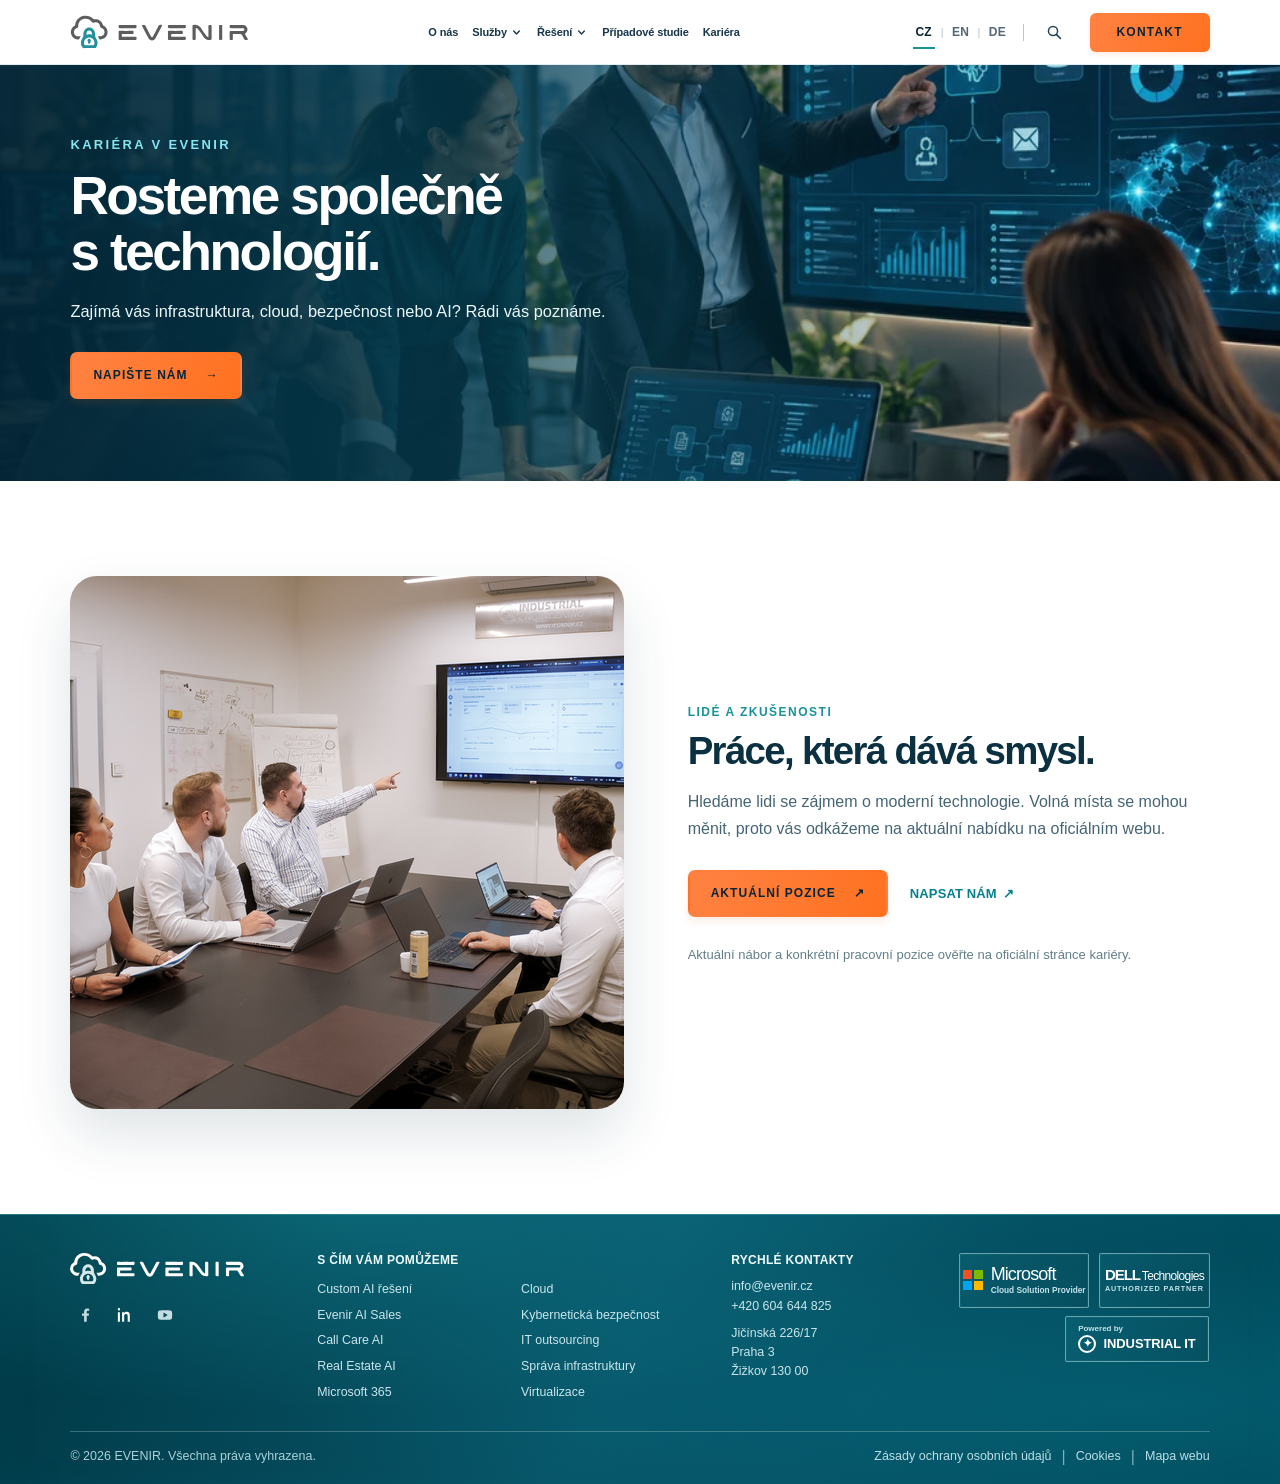
<file: careers.html>
<!DOCTYPE html>
<html lang="cs"><head><meta charset="utf-8"/><script src="language-boot.js"></script><meta content="width=device-width, initial-scale=1" name="viewport"/><meta content="#D5E9EB" name="theme-color"/><meta content="EVENIR Careers — team culture and official vacancies link." name="description"/><title>EVENIR</title><link href="assets/evenir-logo.svg" rel="icon" type="image/svg+xml"/><link href="styles.css" rel="stylesheet"/><link href="inner-pages.css" rel="stylesheet"/><link href="v26.css" rel="stylesheet"/><script defer="" src="v26-data.js"></script><script defer="" src="inner-pages.js"></script><script defer="" src="footer.js"></script><script defer="" src="v26.js"></script><link rel="stylesheet" href="v27.css"/></head><body data-inner-page="careers"><a class="skip-link" data-inner="skip" href="#main-content">Přeskočit na obsah</a><header class="site-header" id="top">
<div class="site-header__inner site-container">
<a aria-label="EVENIR — úvodní stránka" class="brand" data-i18n-aria-label="brandHome" href="index.html">
<img alt="EVENIR" decoding="async" height="36" src="assets/evenir-logo.svg" width="183"/>
</a>
<nav aria-label="Hlavní navigace" class="desktop-nav" data-i18n-aria-label="mainNavLabel">
<a class="nav-link" data-i18n="navAbout" href="about.html">O nás</a>
<div class="nav-menu" data-menu="services">
<button aria-controls="services-dropdown" aria-expanded="false" class="nav-link nav-link--trigger" type="button">
<span data-i18n="navServices">Služby</span>
<svg aria-hidden="true" viewbox="0 0 16 16"><path d="m4.5 6.25 3.5 3.5 3.5-3.5"></path></svg>
</button>
<div class="nav-dropdown" hidden="" id="services-dropdown">
<span class="nav-dropdown__label" data-i18n="menuServicesTitle">Naše služby</span>
<a data-i18n="menuAllServices" href="services.html">Všechny služby</a>
<a data-i18n="menuAiServices" href="solutions.html">AI řešení</a>
<a data-i18n="menuInfrastructure" href="services.html">IT infrastruktura a cloud</a>
<a data-i18n="menuSecurity" href="services.html">Kybernetická bezpečnost</a>
</div>
</div>
<div class="nav-menu" data-menu="solutions">
<button aria-controls="solutions-dropdown" aria-expanded="false" class="nav-link nav-link--trigger" type="button">
<span data-i18n="navSolutions">Řešení</span>
<svg aria-hidden="true" viewbox="0 0 16 16"><path d="m4.5 6.25 3.5 3.5 3.5-3.5"></path></svg>
</button>
<div class="nav-dropdown" hidden="" id="solutions-dropdown">
<span class="nav-dropdown__label" data-i18n="menuSolutionsTitle">AI pro firmy</span>
<a data-i18n="menuCustomAI" href="solutions.html">AI řešení na míru</a>
<a data-i18n="salesCardTitle" href="solutions.html#ai-products">Evenir AI Sales – AI pro obchod</a>
<a data-i18n="callCardTitle" href="solutions.html#ai-products">Call Care AI – Péče o zákazníky</a>
<a href="solutions.html#ai-products">Real Estate AI</a>
</div>
</div>
<button class="nav-link nav-link--text" data-i18n="navCases" data-open-cases="" type="button">Případové studie</button>
<a class="nav-link" data-i18n="navCareers" href="careers.html">Kariéra</a>
</nav>
<div class="header-actions">
<div aria-label="Jazyk webu" class="language-switch" data-i18n-aria-label="languageLabel" role="group">
<button aria-pressed="true" class="language-switch__option is-active" data-lang="cs" type="button">CZ</button>
<span aria-hidden="true" class="language-switch__divider">|</span>
<button aria-pressed="false" class="language-switch__option" data-lang="en" type="button">EN</button>
<span aria-hidden="true" class="language-switch__divider">|</span>
<button aria-pressed="false" class="language-switch__option" data-lang="de" type="button">DE</button>
</div>
<span aria-hidden="true" class="header-actions__separator"></span>
<button aria-expanded="false" aria-label="Search" class="header-search" data-search-toggle="" title="Search" type="button">
<svg aria-hidden="true" viewbox="0 0 24 24"><circle cx="10.7" cy="10.7" r="6.1"></circle><path d="m15.5 15.5 5 5"></path></svg>
</button>
<a class="header-contact" data-i18n="navContact" href="index.html#contact">KONTAKT</a>
<button aria-controls="mobile-navigation" aria-expanded="false" aria-label="Open menu" class="mobile-menu-toggle" data-mobile-toggle="" type="button">
<svg aria-hidden="true" class="mobile-menu-toggle__bars" viewbox="0 0 24 24"><path d="M4 7h16M4 12h16M4 17h16"></path></svg>
</button>
</div>
</div>
<form action="https://evenir.cz/" class="site-search" hidden="" id="site-search" role="search">
<label class="site-search__label" data-i18n="searchLabel" for="search-input">Hledat na webu EVENIR</label>
<div class="site-search__row">
<input data-i18n-placeholder="searchPlaceholder" id="search-input" name="s" placeholder="Hledat…" required="" type="search"/>
<button data-i18n="searchButton" type="submit">Hledat</button>
<button aria-label="Close search" class="site-search__close" data-search-close="" type="button">×</button>
</div>
</form>
<nav aria-label="Mobilní navigace" class="mobile-navigation" data-i18n-aria-label="mobileNavLabel" hidden="" id="mobile-navigation">
<a data-i18n="navAbout" href="about.html">O nás</a>
<a data-i18n="navServices" href="services.html">Služby</a>
<a data-i18n="navSolutions" href="solutions.html">Řešení</a>
<button data-i18n="navCases" data-open-cases="" type="button">Případové studie</button>
<a data-i18n="navCareers" href="careers.html">Kariéra</a>
<button data-i18n="searchButton" data-mobile-search="" type="button">Hledat</button>
<a data-i18n="navContact" href="index.html#contact">KONTAKT</a>
</nav>
</header><main id="main-content"><section class="inner-hero inner-hero--careers" style='--page-hero:url("assets/v27-architecture-hero-1000.webp");--page-hero-2x:url("assets/v27-architecture-hero-1800.webp")'><div class="site-container inner-hero__content"><p class="inner-eyebrow" data-v26="careersEyebrow">KARIÉRA</p><h1 data-v26="careersTitle">Pracujte s lidmi, kteří posouvají technologie vpřed.</h1><p data-v26="careersIntro">Zajímá vás IT, cloud, bezpečnost nebo AI? Rádi uslyšíme o vašich zkušenostech a ambicích.</p><a class="button button--primary" href="mailto:info@evenir.cz?subject=Career%20enquiry%20-%20EVENIR"><span data-v26="careersCTA">NAPIŠTE NÁM</span> →</a></div></section><section class="v26-careers site-container"><div class="v26-about__photo"><img alt="" height="533" loading="lazy" src="assets/evenir-team-meeting-original.jpg" width="800"/></div><div><p class="section-eyebrow" data-v26="careersBodyEyebrow">TÝM EVENIR</p><h2 data-v26="careersBodyTitle">Prostor pro odborníky a nové nápady.</h2><p data-v26="careersBodyText">Původní web představuje otevřenost zkušeným IT specialistům i lidem, kteří se chtějí rozvíjet. Aktuální volná místa si prosím ověřte v oficiálním seznamu.</p><div class="v26-careers__actions"><a class="button button--primary" href="https://evenir.cz/kariera/" rel="noopener noreferrer" target="_blank"><span data-v26="currentJobs">AKTUÁLNÍ NABÍDKY</span> ↗</a><a class="v26-inline-link" href="mailto:info@evenir.cz?subject=Career%20enquiry%20-%20EVENIR"><span data-v26="careersDirect">NEZÁVAZNĚ NAPSAT</span> ↗</a></div><p class="v26-small-note" data-v26="careersNote">Konkrétní pozice zde nejsou kopírovány — jejich aktuálnost se může změnit.</p></div></section></main><footer aria-labelledby="e-footer-services-title" class="e-footer" id="site-footer">
<div aria-hidden="true" class="e-footer__light"></div>
<div class="site-container e-footer__container">
<div class="e-footer__main">
<div class="e-footer__identity">
<a aria-label="EVENIR — home" class="e-footer__brand" data-footer-aria="homeAria" href="index.html">
<img alt="EVENIR" decoding="async" height="48" src="assets/evenir-footer-white.svg" width="240">
</img></a>
<div aria-label="Social networks" class="e-footer__social" data-footer-aria="socialAria">
<!-- Facebook/YouTube icons are reference placeholders until their verified business URLs are supplied. -->
<span aria-label="Facebook profile URL pending" class="e-footer__social-icon e-footer__social-icon--pending" data-footer-aria="facebookPending" role="img" title="Facebook profile URL pending">
<svg aria-hidden="true" viewbox="0 0 24 24"><path d="M14.3 21v-8h2.7l.4-3.1h-3.1V7.9c0-.9.3-1.5 1.6-1.5h1.7V3.6a23 23 0 0 0-2.5-.2c-2.5 0-4.3 1.5-4.3 4.4v2.1H8V13h2.8v8z" fill="currentColor"></path></svg>
</span>
<a aria-label="EVENIR on LinkedIn" class="e-footer__social-icon" href="https://www.linkedin.com/company/the-evenir/" rel="noopener noreferrer" target="_blank" title="LinkedIn">
<svg aria-hidden="true" viewbox="0 0 24 24"><path d="M5.2 8.2H2.5V21h2.7zM3.9 2.7a1.6 1.6 0 1 0 0 3.2 1.6 1.6 0 0 0 0-3.2zM8.1 8.2V21h2.8v-7c0-1.8.3-3.5 2.5-3.5s2.2 2 2.2 3.6V21h2.8v-7.7c0-3.6-.8-5.5-4.3-5.5-1.7 0-2.8.9-3.3 1.8h-.1V8.2z" fill="currentColor"></path></svg>
</a>
<span aria-label="YouTube channel URL pending" class="e-footer__social-icon e-footer__social-icon--pending" data-footer-aria="youtubePending" role="img" title="YouTube channel URL pending">
<svg aria-hidden="true" viewbox="0 0 24 24"><path d="M21.3 8.1c-.2-1.2-.9-2-2.1-2.2-1.7-.2-4.6-.3-7.2-.3s-5.5.1-7.2.3c-1.2.2-1.9 1-2.1 2.2-.2 1.3-.3 2.6-.3 3.9s.1 2.7.3 4c.2 1.2.9 2 2.1 2.1 1.7.3 4.6.3 7.2.3s5.5 0 7.2-.3c1.2-.1 1.9-.9 2.1-2.1.2-1.3.3-2.7.3-4s-.1-2.6-.3-3.9ZM10 15.5v-7l5.7 3.5z" fill="currentColor"></path></svg>
</span>
</div>
</div>
<nav aria-labelledby="e-footer-services-title" class="e-footer__services">
<h2 class="e-footer__heading" data-footer-i18n="servicesHeading" id="e-footer-services-title">S ČÍM VÁM POMŮŽEME</h2>
<div class="e-footer__service-cols">
<ul class="e-footer__links">
<li><a data-footer-i18n="customAI" href="solutions.html">Custom AI řešení</a></li>
<li><a href="solutions.html#ai-products">Evenir AI Sales</a></li>
<li><a href="solutions.html#ai-products">Call Care AI</a></li>
<li><a href="solutions.html#ai-products">Real Estate AI</a></li>
<li><a href="services.html">Microsoft 365</a></li>
</ul>
<ul class="e-footer__links">
<li><a data-footer-i18n="cloud" href="services.html">Cloud</a></li>
<li><a data-footer-i18n="cyber" href="services.html">Kybernetická bezpečnost</a></li>
<li><a data-footer-i18n="outsource" href="services.html">IT outsourcing</a></li>
<li><a data-footer-i18n="infrastructure" href="https://evenir.cz/sprava-infrastruktury/">Správa infrastruktury</a></li>
<li><a data-footer-i18n="virtualization" href="services.html">Virtualizace</a></li>
</ul>
</div>
</nav>
<div class="e-footer__contact">
<h2 class="e-footer__heading" data-footer-i18n="contactHeading">RYCHLÉ KONTAKTY</h2>
<a href="mailto:info@evenir.cz">info@evenir.cz</a>
<a href="tel:+420604644825">+420 604 644 825</a>
<address>
<span>Jičínská 226/17</span>
<span data-footer-i18n="city">Praha 3</span>
<span data-footer-i18n="district">Žižkov 130 00</span>
</address>
</div>
<div aria-label="Partner badges" class="e-footer__partners" data-footer-aria="badgesAria">
<div class="e-footer__badges-top">
<div aria-label="Microsoft Cloud Solution Provider" class="e-footer__partner-badge e-footer__partner-badge--microsoft" role="img">
<span aria-hidden="true" class="e-footer__ms-squares"><b></b><b></b><b></b><b></b></span>
<span class="e-footer__partner-text"><strong>Microsoft</strong><small>Cloud Solution Provider</small></span>
</div>
<div aria-label="Dell Technologies Authorized Partner" class="e-footer__partner-badge e-footer__partner-badge--dell" role="img">
<span class="e-footer__partner-text"><strong>DELL<span class="e-footer__dell-tech">Technologies</span></strong><small>AUTHORIZED PARTNER</small></span>
</div>
</div>
<div aria-label="Powered by Industrial IT" class="e-footer__partner-badge e-footer__partner-badge--industrial" role="img">
<span class="e-footer__partner-text"><small>Powered by</small><strong><span aria-hidden="true" class="e-footer__industrial-mark">✦</span> INDUSTRIAL IT</strong></span>
</div>
</div>
</div>
<div class="e-footer__bottom">
<p class="e-footer__copyright">© <span data-footer-year="">2026</span> EVENIR. <span data-footer-i18n="rights">Všechna práva vyhrazena.</span></p>
<nav aria-label="Legal links" class="e-footer__legal" data-footer-aria="legalAria">
<a data-footer-i18n="privacy" href="https://evenir.cz/ochrana-osobnich-udaju/" rel="noopener noreferrer" target="_blank">Zásady ochrany osobních údajů</a>
<span aria-hidden="true" class="e-footer__dot">|</span>
<button class="e-footer__text-button" data-footer-cookies="" data-footer-i18n="cookies" type="button">Cookies</button>
<span aria-hidden="true" class="e-footer__dot">|</span>
<a data-footer-i18n="sitemap" href="./sitemap.html">Mapa webu</a>
</nav>
</div>
</div>
</footer></body></html>
</file>
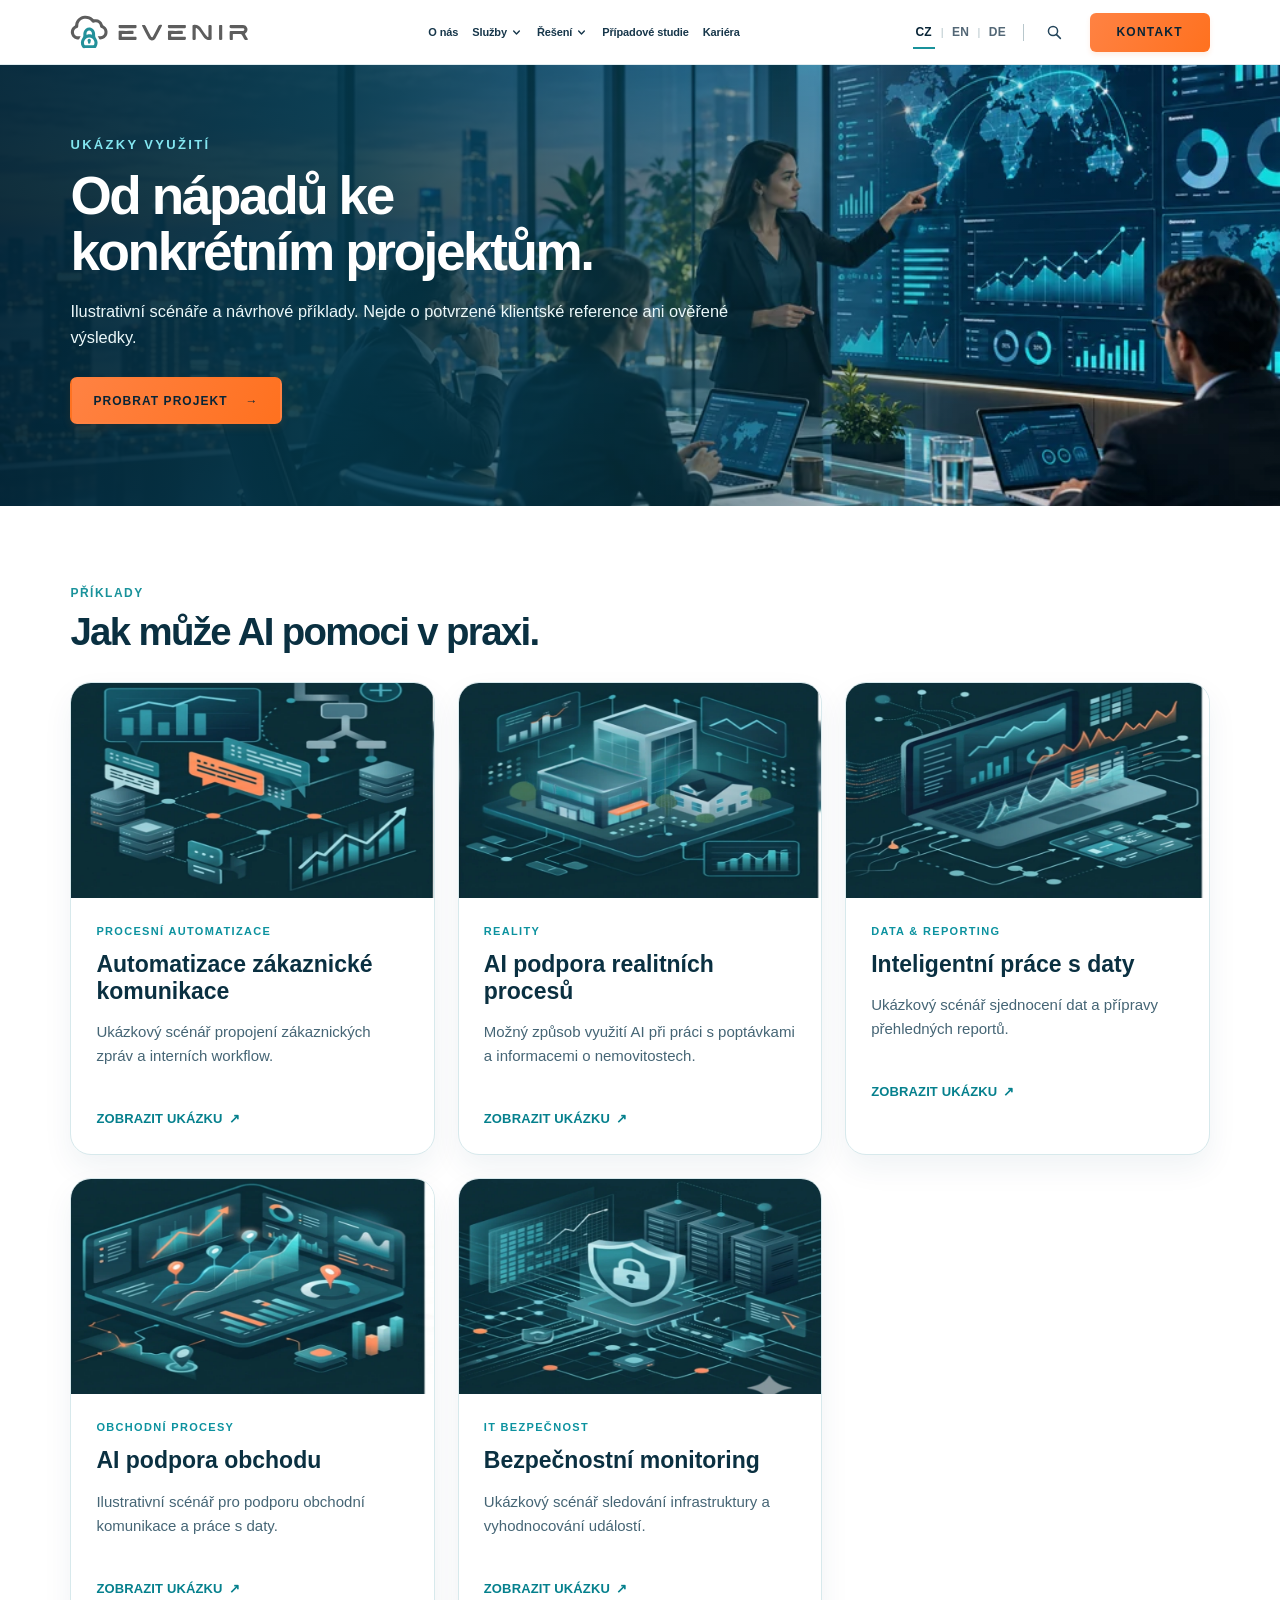
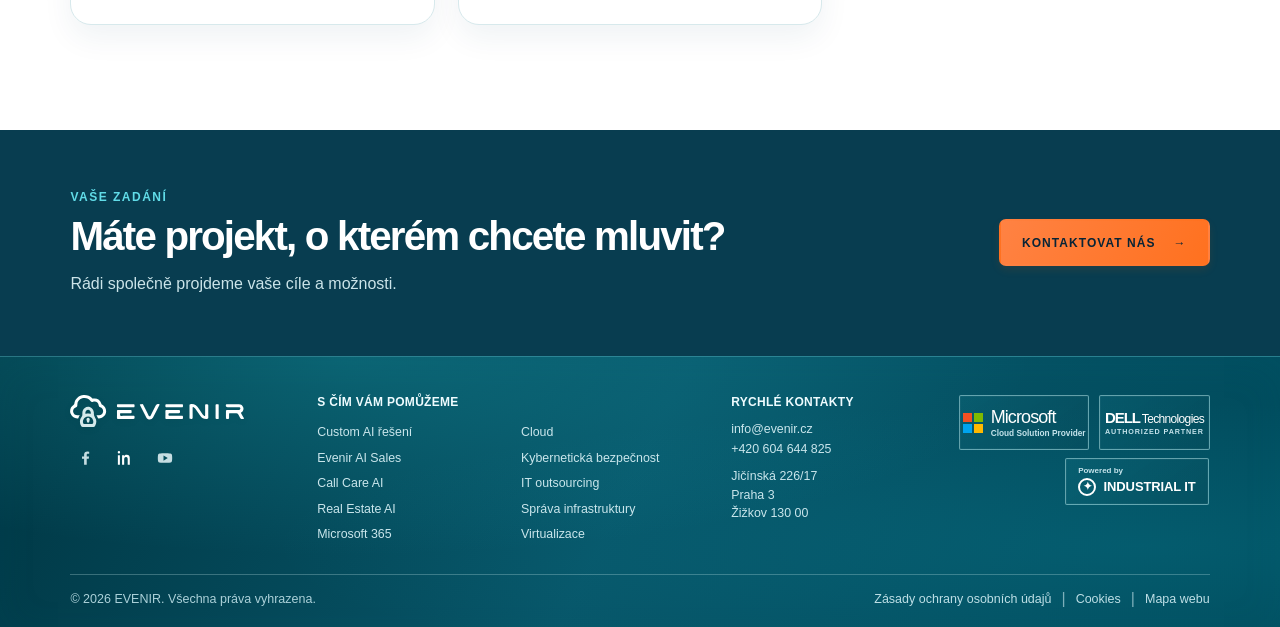
<file: case-studies.html>
<!DOCTYPE html>
<html lang="cs"><head><meta charset="utf-8"/><script src="language-boot.js"></script><meta content="width=device-width, initial-scale=1" name="viewport"/><meta content="#D5E9EB" name="theme-color"/><meta content="Ukázkové projektové koncepty EVENIR — příklady využití AI." name="description"/><title>EVENIR</title><link href="assets/evenir-logo.svg" rel="icon" type="image/svg+xml"/><link href="styles.css" rel="stylesheet"/><link href="inner-pages.css" rel="stylesheet"/><link href="v26.css" rel="stylesheet"/><script defer="" src="v26-data.js"></script><script defer="" src="inner-pages.js"></script><script defer="" src="footer.js"></script><script defer="" src="v26.js"></script><link rel="stylesheet" href="v27.css"/></head><body data-inner-page="cases"><a class="skip-link" data-inner="skip" href="#main-content">Přeskočit na obsah</a><header class="site-header" id="top">
<div class="site-header__inner site-container">
<a aria-label="EVENIR — úvodní stránka" class="brand" data-i18n-aria-label="brandHome" href="index.html">
<img alt="EVENIR" decoding="async" height="36" src="assets/evenir-logo.svg" width="183"/>
</a>
<nav aria-label="Hlavní navigace" class="desktop-nav" data-i18n-aria-label="mainNavLabel">
<a class="nav-link" data-i18n="navAbout" href="about.html">O nás</a>
<div class="nav-menu" data-menu="services">
<button aria-controls="services-dropdown" aria-expanded="false" class="nav-link nav-link--trigger" type="button">
<span data-i18n="navServices">Služby</span>
<svg aria-hidden="true" viewbox="0 0 16 16"><path d="m4.5 6.25 3.5 3.5 3.5-3.5"></path></svg>
</button>
<div class="nav-dropdown" hidden="" id="services-dropdown">
<span class="nav-dropdown__label" data-i18n="menuServicesTitle">Naše služby</span>
<a data-i18n="menuAllServices" href="services.html">Všechny služby</a>
<a data-i18n="menuAiServices" href="solutions.html">AI řešení</a>
<a data-i18n="menuInfrastructure" href="services.html">IT infrastruktura a cloud</a>
<a data-i18n="menuSecurity" href="services.html">Kybernetická bezpečnost</a>
</div>
</div>
<div class="nav-menu" data-menu="solutions">
<button aria-controls="solutions-dropdown" aria-expanded="false" class="nav-link nav-link--trigger" type="button">
<span data-i18n="navSolutions">Řešení</span>
<svg aria-hidden="true" viewbox="0 0 16 16"><path d="m4.5 6.25 3.5 3.5 3.5-3.5"></path></svg>
</button>
<div class="nav-dropdown" hidden="" id="solutions-dropdown">
<span class="nav-dropdown__label" data-i18n="menuSolutionsTitle">AI pro firmy</span>
<a data-i18n="menuCustomAI" href="solutions.html">AI řešení na míru</a>
<a data-i18n="salesCardTitle" href="solutions.html#ai-products">Evenir AI Sales – AI pro obchod</a>
<a data-i18n="callCardTitle" href="solutions.html#ai-products">Call Care AI – Péče o zákazníky</a>
<a href="solutions.html#ai-products">Real Estate AI</a>
</div>
</div>
<button class="nav-link nav-link--text" data-i18n="navCases" data-open-cases="" type="button">Případové studie</button>
<a class="nav-link" data-i18n="navCareers" href="careers.html">Kariéra</a>
</nav>
<div class="header-actions">
<div aria-label="Jazyk webu" class="language-switch" data-i18n-aria-label="languageLabel" role="group">
<button aria-pressed="true" class="language-switch__option is-active" data-lang="cs" type="button">CZ</button>
<span aria-hidden="true" class="language-switch__divider">|</span>
<button aria-pressed="false" class="language-switch__option" data-lang="en" type="button">EN</button>
<span aria-hidden="true" class="language-switch__divider">|</span>
<button aria-pressed="false" class="language-switch__option" data-lang="de" type="button">DE</button>
</div>
<span aria-hidden="true" class="header-actions__separator"></span>
<button aria-expanded="false" aria-label="Search" class="header-search" data-search-toggle="" title="Search" type="button">
<svg aria-hidden="true" viewbox="0 0 24 24"><circle cx="10.7" cy="10.7" r="6.1"></circle><path d="m15.5 15.5 5 5"></path></svg>
</button>
<a class="header-contact" data-i18n="navContact" href="index.html#contact">KONTAKT</a>
<button aria-controls="mobile-navigation" aria-expanded="false" aria-label="Open menu" class="mobile-menu-toggle" data-mobile-toggle="" type="button">
<svg aria-hidden="true" class="mobile-menu-toggle__bars" viewbox="0 0 24 24"><path d="M4 7h16M4 12h16M4 17h16"></path></svg>
</button>
</div>
</div>
<form action="https://evenir.cz/" class="site-search" hidden="" id="site-search" role="search">
<label class="site-search__label" data-i18n="searchLabel" for="search-input">Hledat na webu EVENIR</label>
<div class="site-search__row">
<input data-i18n-placeholder="searchPlaceholder" id="search-input" name="s" placeholder="Hledat…" required="" type="search"/>
<button data-i18n="searchButton" type="submit">Hledat</button>
<button aria-label="Close search" class="site-search__close" data-search-close="" type="button">×</button>
</div>
</form>
<nav aria-label="Mobilní navigace" class="mobile-navigation" data-i18n-aria-label="mobileNavLabel" hidden="" id="mobile-navigation">
<a data-i18n="navAbout" href="about.html">O nás</a>
<a data-i18n="navServices" href="services.html">Služby</a>
<a data-i18n="navSolutions" href="solutions.html">Řešení</a>
<button data-i18n="navCases" data-open-cases="" type="button">Případové studie</button>
<a data-i18n="navCareers" href="careers.html">Kariéra</a>
<button data-i18n="searchButton" data-mobile-search="" type="button">Hledat</button>
<a data-i18n="navContact" href="index.html#contact">KONTAKT</a>
</nav>
</header><main id="main-content"><section class="inner-hero inner-hero--cases" style='--page-hero:url("assets/v27-boardroom-hero-1000.webp");--page-hero-2x:url("assets/v27-boardroom-hero-1800.webp")'><div class="site-container inner-hero__content"><p class="inner-eyebrow" data-v26="casesEyebrow">PŘÍPADOVÉ STUDIE</p><h1 data-v26="casesTitle">Z nápadů k měřitelným výsledkům.</h1><p data-v26="casesIntro">Následující karty ilustrují možné scénáře. Nejde o zveřejněné klientské reference ani potvrzené výsledky.</p><a class="button button--primary" href="index.html#contact"><span data-v26="askAboutProjects">PROBRAT PROJEKT</span><span aria-hidden="true">→</span></a></div></section><section class="v26-case-list site-container"><div class="v26-head"><p class="section-eyebrow" data-v26="casesLabel">UKÁZKOVÉ SCÉNÁŘE</p><h2 data-v26="casesGridTitle">Jak může vypadat AI v praxi.</h2></div><div class="v26-case-grid"><article class="v26-case-card"><a class="v26-case-card__image" href="case-study.html?case=automation"><img alt="" height="620" loading="eager" src="assets/case-card-v2-1.webp" width="900"/></a><div class="v26-case-card__body"><span class="v26-case-card__eyebrow" data-v26-case-category="0"></span><h3 data-v26-case-title="0"></h3><p data-v26-case-desc="0"></p><a class="v26-inline-link" href="case-study.html?case=automation"><span data-v26="viewConcept">PROHLÉDNOUT KONCEPT</span> <span aria-hidden="true">↗</span></a></div></article><article class="v26-case-card"><a class="v26-case-card__image" href="case-study.html?case=realestate"><img alt="" height="620" loading="eager" src="assets/case-card-v2-2.webp" width="900"/></a><div class="v26-case-card__body"><span class="v26-case-card__eyebrow" data-v26-case-category="1"></span><h3 data-v26-case-title="1"></h3><p data-v26-case-desc="1"></p><a class="v26-inline-link" href="case-study.html?case=realestate"><span data-v26="viewConcept">PROHLÉDNOUT KONCEPT</span> <span aria-hidden="true">↗</span></a></div></article><article class="v26-case-card"><a class="v26-case-card__image" href="case-study.html?case=reporting"><img alt="" height="620" loading="eager" src="assets/case-card-v2-3.webp" width="900"/></a><div class="v26-case-card__body"><span class="v26-case-card__eyebrow" data-v26-case-category="2"></span><h3 data-v26-case-title="2"></h3><p data-v26-case-desc="2"></p><a class="v26-inline-link" href="case-study.html?case=reporting"><span data-v26="viewConcept">PROHLÉDNOUT KONCEPT</span> <span aria-hidden="true">↗</span></a></div></article><article class="v26-case-card"><a class="v26-case-card__image" href="case-study.html?case=sales"><img alt="" height="620" loading="eager" src="assets/case-card-v2-4.webp" width="900"/></a><div class="v26-case-card__body"><span class="v26-case-card__eyebrow" data-v26-case-category="3"></span><h3 data-v26-case-title="3"></h3><p data-v26-case-desc="3"></p><a class="v26-inline-link" href="case-study.html?case=sales"><span data-v26="viewConcept">PROHLÉDNOUT KONCEPT</span> <span aria-hidden="true">↗</span></a></div></article><article class="v26-case-card"><a class="v26-case-card__image" href="case-study.html?case=call"><img alt="" height="620" loading="eager" src="assets/case-card-v2-5.webp" width="900"/></a><div class="v26-case-card__body"><span class="v26-case-card__eyebrow" data-v26-case-category="4"></span><h3 data-v26-case-title="4"></h3><p data-v26-case-desc="4"></p><a class="v26-inline-link" href="case-study.html?case=call"><span data-v26="viewConcept">PROHLÉDNOUT KONCEPT</span> <span aria-hidden="true">↗</span></a></div></article></div></section><section class="inner-cta"><div class="site-container inner-cta__grid"><div><p class="section-eyebrow" data-v26="needCaseEyebrow">VAŠE ZADÁNÍ</p><h2 data-v26="needCaseTitle">Máte projekt, který stojí za prozkoumání?</h2><p data-v26="needCaseText">Pojďme společně určit cíle a rozsah.</p></div><a class="button button--primary" href="index.html#contact"><span data-v26="contactUs">KONTAKTOVAT NÁS</span> →</a></div></section></main><footer aria-labelledby="e-footer-services-title" class="e-footer" id="site-footer">
<div aria-hidden="true" class="e-footer__light"></div>
<div class="site-container e-footer__container">
<div class="e-footer__main">
<div class="e-footer__identity">
<a aria-label="EVENIR — home" class="e-footer__brand" data-footer-aria="homeAria" href="index.html">
<img alt="EVENIR" decoding="async" height="48" src="assets/evenir-footer-white.svg" width="240">
</img></a>
<div aria-label="Social networks" class="e-footer__social" data-footer-aria="socialAria">
<!-- Facebook/YouTube icons are reference placeholders until their verified business URLs are supplied. -->
<span aria-label="Facebook profile URL pending" class="e-footer__social-icon e-footer__social-icon--pending" data-footer-aria="facebookPending" role="img" title="Facebook profile URL pending">
<svg aria-hidden="true" viewbox="0 0 24 24"><path d="M14.3 21v-8h2.7l.4-3.1h-3.1V7.9c0-.9.3-1.5 1.6-1.5h1.7V3.6a23 23 0 0 0-2.5-.2c-2.5 0-4.3 1.5-4.3 4.4v2.1H8V13h2.8v8z" fill="currentColor"></path></svg>
</span>
<a aria-label="EVENIR on LinkedIn" class="e-footer__social-icon" href="https://www.linkedin.com/company/the-evenir/" rel="noopener noreferrer" target="_blank" title="LinkedIn">
<svg aria-hidden="true" viewbox="0 0 24 24"><path d="M5.2 8.2H2.5V21h2.7zM3.9 2.7a1.6 1.6 0 1 0 0 3.2 1.6 1.6 0 0 0 0-3.2zM8.1 8.2V21h2.8v-7c0-1.8.3-3.5 2.5-3.5s2.2 2 2.2 3.6V21h2.8v-7.7c0-3.6-.8-5.5-4.3-5.5-1.7 0-2.8.9-3.3 1.8h-.1V8.2z" fill="currentColor"></path></svg>
</a>
<span aria-label="YouTube channel URL pending" class="e-footer__social-icon e-footer__social-icon--pending" data-footer-aria="youtubePending" role="img" title="YouTube channel URL pending">
<svg aria-hidden="true" viewbox="0 0 24 24"><path d="M21.3 8.1c-.2-1.2-.9-2-2.1-2.2-1.7-.2-4.6-.3-7.2-.3s-5.5.1-7.2.3c-1.2.2-1.9 1-2.1 2.2-.2 1.3-.3 2.6-.3 3.9s.1 2.7.3 4c.2 1.2.9 2 2.1 2.1 1.7.3 4.6.3 7.2.3s5.5 0 7.2-.3c1.2-.1 1.9-.9 2.1-2.1.2-1.3.3-2.7.3-4s-.1-2.6-.3-3.9ZM10 15.5v-7l5.7 3.5z" fill="currentColor"></path></svg>
</span>
</div>
</div>
<nav aria-labelledby="e-footer-services-title" class="e-footer__services">
<h2 class="e-footer__heading" data-footer-i18n="servicesHeading" id="e-footer-services-title">S ČÍM VÁM POMŮŽEME</h2>
<div class="e-footer__service-cols">
<ul class="e-footer__links">
<li><a data-footer-i18n="customAI" href="solutions.html">Custom AI řešení</a></li>
<li><a href="solutions.html#ai-products">Evenir AI Sales</a></li>
<li><a href="solutions.html#ai-products">Call Care AI</a></li>
<li><a href="solutions.html#ai-products">Real Estate AI</a></li>
<li><a href="services.html">Microsoft 365</a></li>
</ul>
<ul class="e-footer__links">
<li><a data-footer-i18n="cloud" href="services.html">Cloud</a></li>
<li><a data-footer-i18n="cyber" href="services.html">Kybernetická bezpečnost</a></li>
<li><a data-footer-i18n="outsource" href="services.html">IT outsourcing</a></li>
<li><a data-footer-i18n="infrastructure" href="https://evenir.cz/sprava-infrastruktury/">Správa infrastruktury</a></li>
<li><a data-footer-i18n="virtualization" href="services.html">Virtualizace</a></li>
</ul>
</div>
</nav>
<div class="e-footer__contact">
<h2 class="e-footer__heading" data-footer-i18n="contactHeading">RYCHLÉ KONTAKTY</h2>
<a href="mailto:info@evenir.cz">info@evenir.cz</a>
<a href="tel:+420604644825">+420 604 644 825</a>
<address>
<span>Jičínská 226/17</span>
<span data-footer-i18n="city">Praha 3</span>
<span data-footer-i18n="district">Žižkov 130 00</span>
</address>
</div>
<div aria-label="Partner badges" class="e-footer__partners" data-footer-aria="badgesAria">
<div class="e-footer__badges-top">
<div aria-label="Microsoft Cloud Solution Provider" class="e-footer__partner-badge e-footer__partner-badge--microsoft" role="img">
<span aria-hidden="true" class="e-footer__ms-squares"><b></b><b></b><b></b><b></b></span>
<span class="e-footer__partner-text"><strong>Microsoft</strong><small>Cloud Solution Provider</small></span>
</div>
<div aria-label="Dell Technologies Authorized Partner" class="e-footer__partner-badge e-footer__partner-badge--dell" role="img">
<span class="e-footer__partner-text"><strong>DELL<span class="e-footer__dell-tech">Technologies</span></strong><small>AUTHORIZED PARTNER</small></span>
</div>
</div>
<div aria-label="Powered by Industrial IT" class="e-footer__partner-badge e-footer__partner-badge--industrial" role="img">
<span class="e-footer__partner-text"><small>Powered by</small><strong><span aria-hidden="true" class="e-footer__industrial-mark">✦</span> INDUSTRIAL IT</strong></span>
</div>
</div>
</div>
<div class="e-footer__bottom">
<p class="e-footer__copyright">© <span data-footer-year="">2026</span> EVENIR. <span data-footer-i18n="rights">Všechna práva vyhrazena.</span></p>
<nav aria-label="Legal links" class="e-footer__legal" data-footer-aria="legalAria">
<a data-footer-i18n="privacy" href="https://evenir.cz/ochrana-osobnich-udaju/" rel="noopener noreferrer" target="_blank">Zásady ochrany osobních údajů</a>
<span aria-hidden="true" class="e-footer__dot">|</span>
<button class="e-footer__text-button" data-footer-cookies="" data-footer-i18n="cookies" type="button">Cookies</button>
<span aria-hidden="true" class="e-footer__dot">|</span>
<a data-footer-i18n="sitemap" href="./sitemap.html">Mapa webu</a>
</nav>
</div>
</div>
</footer></body></html>
</file>
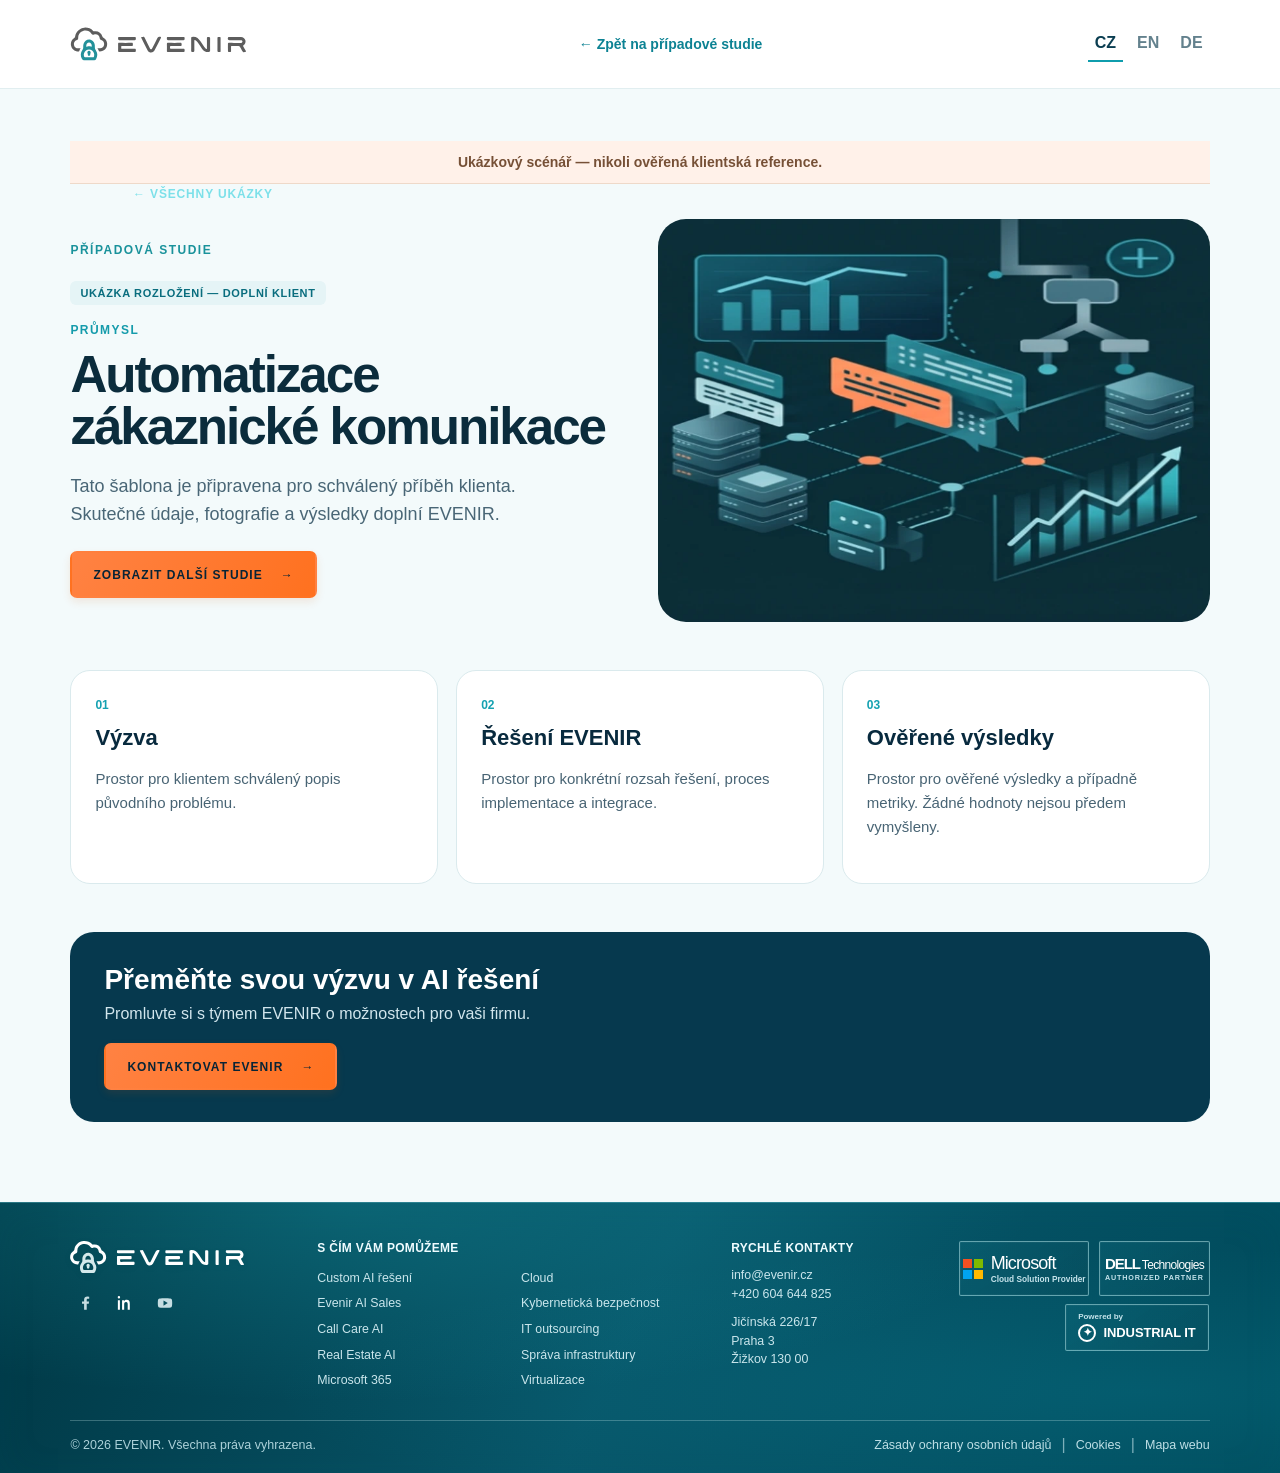
<file: case-study.html>
<!DOCTYPE html>

<html lang="cs"><head><meta charset="utf-8"/><script src="language-boot.js"></script><meta content="width=device-width,initial-scale=1" name="viewport"/>
<meta content="#f4fafb" name="theme-color"/><title>EVENIR — Případová studie</title>
<link href="assets/evenir-logo.svg" rel="icon" type="image/svg+xml"/>
<link href="styles.css" rel="stylesheet"/><link href="case-study.css" rel="stylesheet"/>
<script defer="" src="case-study.js"></script><link href="v26.css" rel="stylesheet"/><script defer="" src="v26-data.js"></script><script defer="" src="v26.js"></script><link rel="stylesheet" href="v27.css"/></head>
<body class="case-detail-page">
<a class="skip-link" data-lang-key="skip" href="#case-detail-main">Přeskočit na obsah</a>
<header class="case-detail-header"><div class="site-container case-detail-header__inner">
<a aria-label="EVENIR homepage" href="index.html"><img alt="EVENIR" height="36" src="assets/evenir-logo.svg" width="183"/></a>
<nav class="case-detail-nav"><a data-lang-key="backCases" href="case-studies.html">← Zpět na případové studie</a></nav>
<div aria-label="Language" class="case-detail-langs" role="group"><button data-case-lang="cs" type="button">CZ</button><button data-case-lang="en" type="button">EN</button><button data-case-lang="de" type="button">DE</button></div>
</div></header>
<main class="site-container case-detail-main" id="case-detail-main"><div class="v26-case-notice" data-v26="caseNotice">Ukázkový scénář — nikoli ověřená reference klienta ani doložený výsledek.</div><div class="site-container"><a class="v26-breadcrumb" data-v26="backCases" href="case-studies.html">← VŠECHNY SCÉNÁŘE</a></div>
<div class="case-detail-hero">
<div class="case-detail-hero__copy">
<span class="section-eyebrow" data-lang-key="eyebrow">PŘÍPADOVÁ STUDIE</span>
<span class="case-detail-placeholder" data-lang-key="placeholder">UKÁZKA ROZLOŽENÍ — DOPLNÍ KLIENT</span>
<span class="case-detail-industry" id="detail-industry">PRŮMYSL</span>
<h1 id="detail-title">Automatizace zákaznické komunikace</h1>
<p data-lang-key="intro">Tato šablona je připravena pro schválený příběh klienta. Skutečné údaje, fotografie a výsledky doplní EVENIR.</p>
<a class="button button--primary" href="case-studies.html"><span data-lang-key="backButton">ZOBRAZIT DALŠÍ STUDIE</span><span aria-hidden="true">→</span></a>
</div>
<div class="case-detail-hero__image"><img alt="" height="620" id="detail-image" src="assets/case-automation.svg" width="900"/></div>
</div>
<div class="case-detail-content">
<article><span class="case-detail-num">01</span><h2 data-lang-key="challenge">Výzva</h2><p data-lang-key="challengeText">Prostor pro klientem schválený popis původního problému.</p></article>
<article><span class="case-detail-num">02</span><h2 data-lang-key="approach">Řešení EVENIR</h2><p data-lang-key="approachText">Prostor pro konkrétní rozsah řešení, proces implementace a integrace.</p></article>
<article><span class="case-detail-num">03</span><h2 data-lang-key="results">Ověřené výsledky</h2><p data-lang-key="resultsText">Prostor pro ověřené výsledky a případně metriky. Žádné hodnoty nejsou předem vymyšleny.</p></article>
</div>
<section class="case-detail-cta"><h2 data-lang-key="ctaTitle">Přeměňte svou výzvu v AI řešení</h2><p data-lang-key="ctaText">Promluvte si s týmem EVENIR o možnostech pro vaši firmu.</p><a class="button button--primary" href="https://evenir.cz/kontakt/"><span data-lang-key="contact">KONTAKTOVAT EVENIR</span> <span aria-hidden="true">→</span></a></section>
</main>
<!-- PHASE 08 · Corporate footer. No external fonts, scripts or logo dependencies. -->
<footer aria-labelledby="e-footer-services-title" class="e-footer" id="site-footer">
<div aria-hidden="true" class="e-footer__light"></div>
<div class="site-container e-footer__container">
<div class="e-footer__main">
<div class="e-footer__identity">
<a aria-label="EVENIR — home" class="e-footer__brand" data-footer-aria="homeAria" href="index.html">
<img alt="EVENIR" decoding="async" height="48" src="assets/evenir-footer-white.svg" width="240">
</img></a>
<div aria-label="Social networks" class="e-footer__social" data-footer-aria="socialAria">
<!-- Facebook/YouTube icons are reference placeholders until their verified business URLs are supplied. -->
<span aria-label="Facebook profile URL pending" class="e-footer__social-icon e-footer__social-icon--pending" data-footer-aria="facebookPending" role="img" title="Facebook profile URL pending">
<svg aria-hidden="true" viewbox="0 0 24 24"><path d="M14.3 21v-8h2.7l.4-3.1h-3.1V7.9c0-.9.3-1.5 1.6-1.5h1.7V3.6a23 23 0 0 0-2.5-.2c-2.5 0-4.3 1.5-4.3 4.4v2.1H8V13h2.8v8z" fill="currentColor"></path></svg>
</span>
<a aria-label="EVENIR on LinkedIn" class="e-footer__social-icon" href="https://www.linkedin.com/company/the-evenir/" rel="noopener noreferrer" target="_blank" title="LinkedIn">
<svg aria-hidden="true" viewbox="0 0 24 24"><path d="M5.2 8.2H2.5V21h2.7zM3.9 2.7a1.6 1.6 0 1 0 0 3.2 1.6 1.6 0 0 0 0-3.2zM8.1 8.2V21h2.8v-7c0-1.8.3-3.5 2.5-3.5s2.2 2 2.2 3.6V21h2.8v-7.7c0-3.6-.8-5.5-4.3-5.5-1.7 0-2.8.9-3.3 1.8h-.1V8.2z" fill="currentColor"></path></svg>
</a>
<span aria-label="YouTube channel URL pending" class="e-footer__social-icon e-footer__social-icon--pending" data-footer-aria="youtubePending" role="img" title="YouTube channel URL pending">
<svg aria-hidden="true" viewbox="0 0 24 24"><path d="M21.3 8.1c-.2-1.2-.9-2-2.1-2.2-1.7-.2-4.6-.3-7.2-.3s-5.5.1-7.2.3c-1.2.2-1.9 1-2.1 2.2-.2 1.3-.3 2.6-.3 3.9s.1 2.7.3 4c.2 1.2.9 2 2.1 2.1 1.7.3 4.6.3 7.2.3s5.5 0 7.2-.3c1.2-.1 1.9-.9 2.1-2.1.2-1.3.3-2.7.3-4s-.1-2.6-.3-3.9ZM10 15.5v-7l5.7 3.5z" fill="currentColor"></path></svg>
</span>
</div>
</div>
<nav aria-labelledby="e-footer-services-title" class="e-footer__services">
<h2 class="e-footer__heading" data-footer-i18n="servicesHeading" id="e-footer-services-title">S ČÍM VÁM POMŮŽEME</h2>
<div class="e-footer__service-cols">
<ul class="e-footer__links">
<li><a data-footer-i18n="customAI" href="solutions.html">Custom AI řešení</a></li>
<li><a href="solutions.html#ai-products-title">Evenir AI Sales</a></li>
<li><a href="solutions.html#ai-products-title">Call Care AI</a></li>
<li><a href="solutions.html#ai-products-title">Real Estate AI</a></li>
<li><a href="services.html">Microsoft 365</a></li>
</ul>
<ul class="e-footer__links">
<li><a data-footer-i18n="cloud" href="services.html">Cloud</a></li>
<li><a data-footer-i18n="cyber" href="services.html">Kybernetická bezpečnost</a></li>
<li><a data-footer-i18n="outsource" href="services.html">IT outsourcing</a></li>
<li><a data-footer-i18n="infrastructure" href="https://evenir.cz/sprava-infrastruktury/">Správa infrastruktury</a></li>
<li><a data-footer-i18n="virtualization" href="services.html">Virtualizace</a></li>
</ul>
</div>
</nav>
<div class="e-footer__contact">
<h2 class="e-footer__heading" data-footer-i18n="contactHeading">RYCHLÉ KONTAKTY</h2>
<a href="mailto:info@evenir.cz">info@evenir.cz</a>
<a href="tel:+420604644825">+420 604 644 825</a>
<address>
<span>Jičínská 226/17</span>
<span data-footer-i18n="city">Praha 3</span>
<span data-footer-i18n="district">Žižkov 130 00</span>
</address>
</div>
<div aria-label="Partner badges" class="e-footer__partners" data-footer-aria="badgesAria">
<div class="e-footer__badges-top">
<div aria-label="Microsoft Cloud Solution Provider" class="e-footer__partner-badge e-footer__partner-badge--microsoft" role="img">
<span aria-hidden="true" class="e-footer__ms-squares"><b></b><b></b><b></b><b></b></span>
<span class="e-footer__partner-text"><strong>Microsoft</strong><small>Cloud Solution Provider</small></span>
</div>
<div aria-label="Dell Technologies Authorized Partner" class="e-footer__partner-badge e-footer__partner-badge--dell" role="img">
<span class="e-footer__partner-text"><strong>DELL<span class="e-footer__dell-tech">Technologies</span></strong><small>AUTHORIZED PARTNER</small></span>
</div>
</div>
<div aria-label="Powered by Industrial IT" class="e-footer__partner-badge e-footer__partner-badge--industrial" role="img">
<span class="e-footer__partner-text"><small>Powered by</small><strong><span aria-hidden="true" class="e-footer__industrial-mark">✦</span> INDUSTRIAL IT</strong></span>
</div>
</div>
</div>
<div class="e-footer__bottom">
<p class="e-footer__copyright">© <span data-footer-year="">2026</span> EVENIR. <span data-footer-i18n="rights">Všechna práva vyhrazena.</span></p>
<nav aria-label="Legal links" class="e-footer__legal" data-footer-aria="legalAria">
<a data-footer-i18n="privacy" href="https://evenir.cz/ochrana-osobnich-udaju/" rel="noopener noreferrer" target="_blank">Zásady ochrany osobních údajů</a>
<span aria-hidden="true" class="e-footer__dot">|</span>
<button class="e-footer__text-button" data-footer-cookies="" data-footer-i18n="cookies" type="button">Cookies</button>
<span aria-hidden="true" class="e-footer__dot">|</span>
<a data-footer-i18n="sitemap" href="./sitemap.html">Mapa webu</a>
</nav>
</div>
</div>
</footer>
<dialog aria-labelledby="e-footer-cookie-title" class="e-cookie-dialog" id="e-footer-cookie-dialog">
<div class="e-cookie-dialog__top">
<h2 data-footer-i18n="cookieTitle" id="e-footer-cookie-title">Cookies a soukromí</h2>
<button aria-label="Close" class="e-cookie-dialog__close" data-footer-cookie-close="" type="button">×</button>
</div>
<p data-footer-i18n="cookieText">Tento statický náhled nepoužívá analytické ani reklamní cookies. Vybraný jazyk si pro vaše pohodlí ukládá jen lokálně v prohlížeči.</p>
<div class="e-cookie-dialog__status"><span aria-hidden="true" class="e-cookie-dialog__status-dot"></span><span data-footer-i18n="cookieStatus">Žádné volitelné cookies nejsou aktivní.</span></div>
<button class="e-cookie-dialog__action" data-footer-cookie-close="" data-footer-i18n="cookieClose" type="button">Rozumím</button>
</dialog>
<script defer="" src="footer.js"></script>
</body></html>
</file>
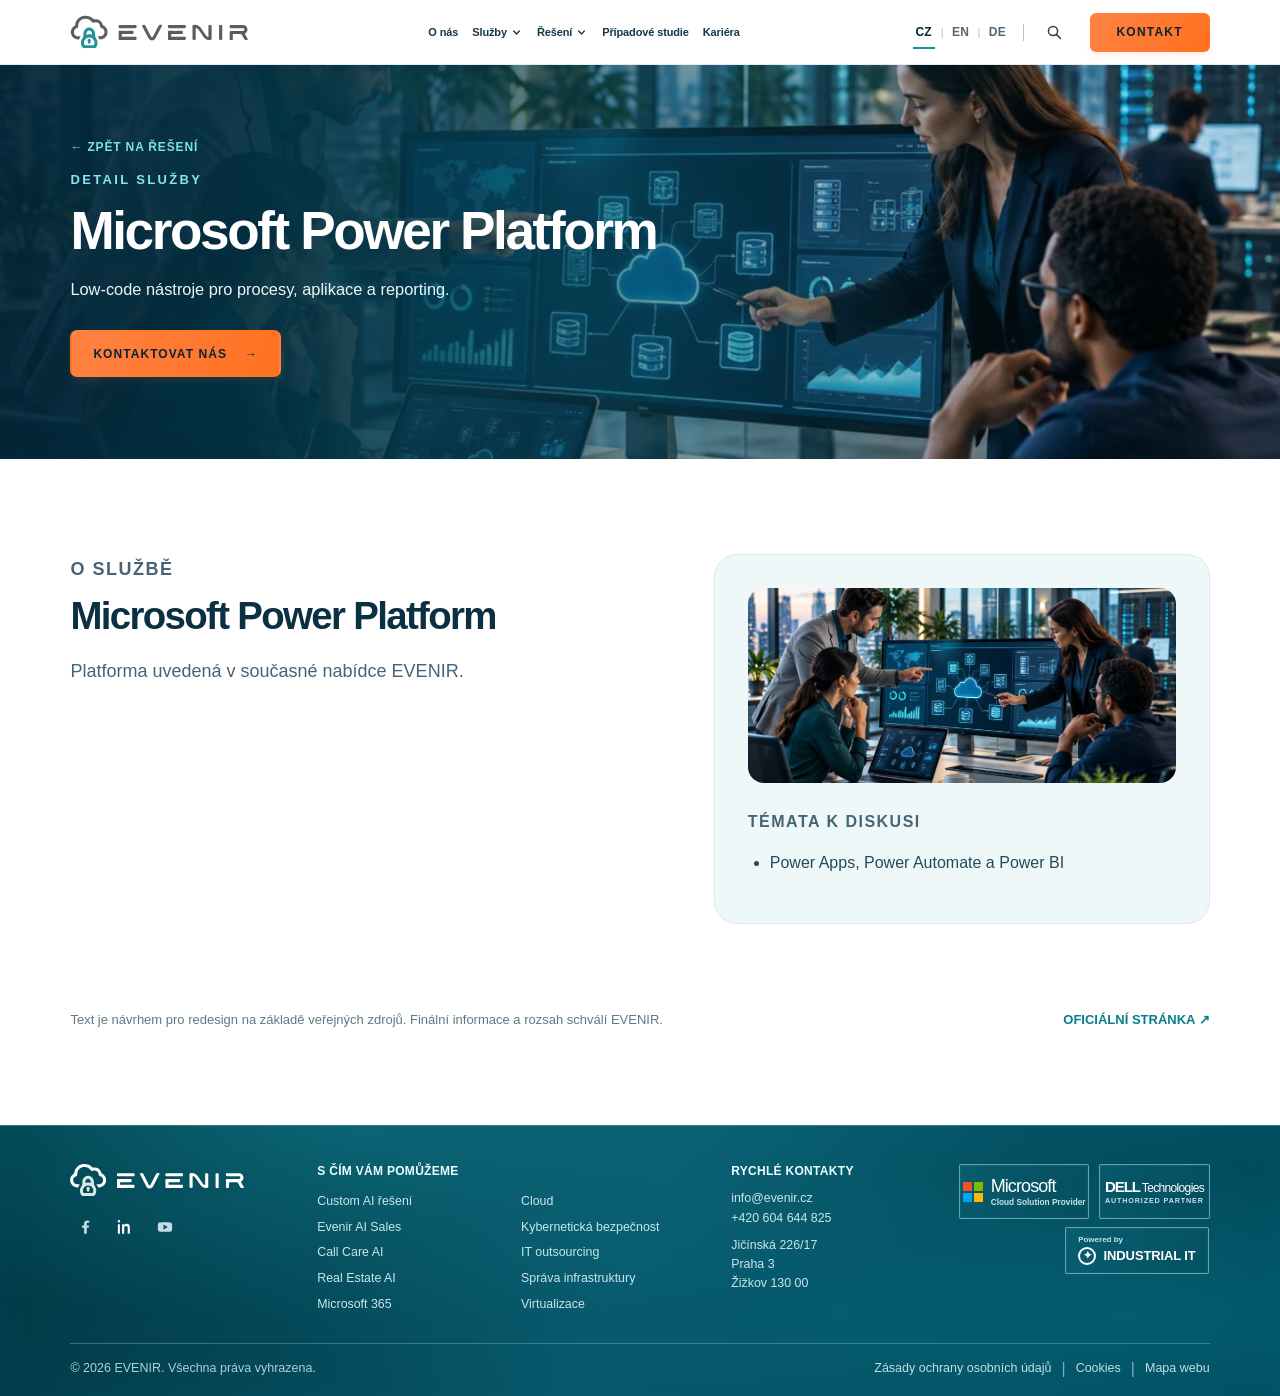
<file: platform-detail.html>
<!DOCTYPE html>

<html lang="cs"><head><meta charset="utf-8"/><script src="language-boot.js"></script><meta content="width=device-width, initial-scale=1" name="viewport"/><meta content="#D5E9EB" name="theme-color"/><meta content="EVENIR service, solution and product concept details." name="description"/><title>EVENIR</title><link href="assets/evenir-logo.svg" rel="icon" type="image/svg+xml"/><link href="styles.css" rel="stylesheet"/><link href="inner-pages.css" rel="stylesheet"/><link href="v26.css" rel="stylesheet"/><script defer="" src="v26-data.js"></script><script defer="" src="inner-pages.js"></script><script defer="" src="footer.js"></script><script defer="" src="v26.js"></script><link href="v27.css" rel="stylesheet"/></head><body data-inner-page="platform-detail"><a class="skip-link" data-inner="skip" href="#main-content">Přeskočit na obsah</a><header class="site-header" id="top">
<div class="site-header__inner site-container">
<a aria-label="EVENIR — úvodní stránka" class="brand" data-i18n-aria-label="brandHome" href="index.html">
<img alt="EVENIR" decoding="async" height="36" src="assets/evenir-logo.svg" width="183"/>
</a>
<nav aria-label="Hlavní navigace" class="desktop-nav" data-i18n-aria-label="mainNavLabel">
<a class="nav-link" data-i18n="navAbout" href="about.html">O nás</a>
<div class="nav-menu" data-menu="services">
<button aria-controls="services-dropdown" aria-expanded="false" class="nav-link nav-link--trigger" type="button">
<span data-i18n="navServices">Služby</span>
<svg aria-hidden="true" viewbox="0 0 16 16"><path d="m4.5 6.25 3.5 3.5 3.5-3.5"></path></svg>
</button>
<div class="nav-dropdown" hidden="" id="services-dropdown">
<span class="nav-dropdown__label" data-i18n="menuServicesTitle">Naše služby</span>
<a data-i18n="menuAllServices" href="services.html">Všechny služby</a>
<a data-i18n="menuAiServices" href="solutions.html">AI řešení</a>
<a data-i18n="menuInfrastructure" href="services.html">IT infrastruktura a cloud</a>
<a data-i18n="menuSecurity" href="services.html">Kybernetická bezpečnost</a>
</div>
</div>
<div class="nav-menu" data-menu="solutions">
<button aria-controls="solutions-dropdown" aria-expanded="false" class="nav-link nav-link--trigger" type="button">
<span data-i18n="navSolutions">Řešení</span>
<svg aria-hidden="true" viewbox="0 0 16 16"><path d="m4.5 6.25 3.5 3.5 3.5-3.5"></path></svg>
</button>
<div class="nav-dropdown" hidden="" id="solutions-dropdown">
<span class="nav-dropdown__label" data-i18n="menuSolutionsTitle">AI pro firmy</span>
<a data-i18n="menuCustomAI" href="solutions.html">AI řešení na míru</a>
<a data-i18n="salesCardTitle" href="solutions.html#ai-products">Evenir AI Sales – AI pro obchod</a>
<a data-i18n="callCardTitle" href="solutions.html#ai-products">Call Care AI – Péče o zákazníky</a>
<a href="solutions.html#ai-products">Real Estate AI</a>
</div>
</div>
<button class="nav-link nav-link--text" data-i18n="navCases" data-open-cases="" type="button">Případové studie</button>
<a class="nav-link" data-i18n="navCareers" href="careers.html">Kariéra</a>
</nav>
<div class="header-actions">
<div aria-label="Jazyk webu" class="language-switch" data-i18n-aria-label="languageLabel" role="group">
<button aria-pressed="true" class="language-switch__option is-active" data-lang="cs" type="button">CZ</button>
<span aria-hidden="true" class="language-switch__divider">|</span>
<button aria-pressed="false" class="language-switch__option" data-lang="en" type="button">EN</button>
<span aria-hidden="true" class="language-switch__divider">|</span>
<button aria-pressed="false" class="language-switch__option" data-lang="de" type="button">DE</button>
</div>
<span aria-hidden="true" class="header-actions__separator"></span>
<button aria-expanded="false" aria-label="Search" class="header-search" data-search-toggle="" title="Search" type="button">
<svg aria-hidden="true" viewbox="0 0 24 24"><circle cx="10.7" cy="10.7" r="6.1"></circle><path d="m15.5 15.5 5 5"></path></svg>
</button>
<a class="header-contact" data-i18n="navContact" href="index.html#contact">KONTAKT</a>
<button aria-controls="mobile-navigation" aria-expanded="false" aria-label="Open menu" class="mobile-menu-toggle" data-mobile-toggle="" type="button">
<svg aria-hidden="true" class="mobile-menu-toggle__bars" viewbox="0 0 24 24"><path d="M4 7h16M4 12h16M4 17h16"></path></svg>
</button>
</div>
</div>
<form action="https://evenir.cz/" class="site-search" hidden="" id="site-search" role="search">
<label class="site-search__label" data-i18n="searchLabel" for="search-input">Hledat na webu EVENIR</label>
<div class="site-search__row">
<input data-i18n-placeholder="searchPlaceholder" id="search-input" name="s" placeholder="Hledat…" required="" type="search"/>
<button data-i18n="searchButton" type="submit">Hledat</button>
<button aria-label="Close search" class="site-search__close" data-search-close="" type="button">×</button>
</div>
</form>
<nav aria-label="Mobilní navigace" class="mobile-navigation" data-i18n-aria-label="mobileNavLabel" hidden="" id="mobile-navigation">
<a data-i18n="navAbout" href="about.html">O nás</a>
<a data-i18n="navServices" href="services.html">Služby</a>
<a data-i18n="navSolutions" href="solutions.html">Řešení</a>
<button data-i18n="navCases" data-open-cases="" type="button">Případové studie</button>
<a data-i18n="navCareers" href="careers.html">Kariéra</a>
<button data-i18n="searchButton" data-mobile-search="" type="button">Hledat</button>
<a data-i18n="navContact" href="index.html#contact">KONTAKT</a>
</nav>
</header><main id="main-content"><section class="inner-hero inner-hero--detail" style='--page-hero:url("assets/v27-cloud-hero-1000.webp");--page-hero-2x:url("assets/v27-cloud-hero-1800.webp")'><div class="site-container inner-hero__content"><a class="v26-breadcrumb" data-v26="backCatalogue" href="services.html">← PŘEHLED SLUŽEB</a><p class="inner-eyebrow" data-v26="detailEyebrow">PODROBNOSTI</p><h1 id="v26-detail-title">Služby EVENIR</h1><p id="v26-detail-intro">Pomáháme firmám s moderními technologiemi.</p><a class="button button--primary" href="index.html#contact"><span data-v26="contactUs">KONTAKTOVAT NÁS</span> →</a></div></section><section class="site-container v26-detail"><div class="v26-detail__intro"><p class="section-eyebrow" data-v26="whatIncluded">PŘEHLED</p><h2 id="v26-detail-heading"></h2><p id="v26-detail-description"></p></div><div class="v26-detail__features"><figure class="v27-detail-visual"><img alt="" decoding="async" height="595" loading="lazy" sizes="(max-width:760px) 100vw, 43vw" src="assets/v27-cloud-960.webp" srcset="assets/v27-cloud-480.webp 480w, assets/v27-cloud-960.webp 960w" width="960"/></figure><p class="section-eyebrow" data-v26="areasTitle">TÉMATA K DISKUSI</p><div id="v26-detail-bullets"></div></div></section><section class="v26-detail__source site-container"><p data-v26="sourceDisclaimer">Text je návrh pro redesign a vychází z veřejných informací. Finální rozsah a copy musí potvrdit EVENIR.</p><a href="https://evenir.cz/" id="v26-official-link" rel="noopener noreferrer" target="_blank"><span data-v26="originalSource">PŮVODNÍ WEB EVENIR</span> ↗</a></section></main><footer aria-labelledby="e-footer-services-title" class="e-footer" id="site-footer">
<div aria-hidden="true" class="e-footer__light"></div>
<div class="site-container e-footer__container">
<div class="e-footer__main">
<div class="e-footer__identity">
<a aria-label="EVENIR — home" class="e-footer__brand" data-footer-aria="homeAria" href="index.html">
<img alt="EVENIR" decoding="async" height="48" src="assets/evenir-footer-white.svg" width="240"/>
</a>
<div aria-label="Social networks" class="e-footer__social" data-footer-aria="socialAria">
<!-- Facebook/YouTube icons are reference placeholders until their verified business URLs are supplied. -->
<span aria-label="Facebook profile URL pending" class="e-footer__social-icon e-footer__social-icon--pending" data-footer-aria="facebookPending" role="img" title="Facebook profile URL pending">
<svg aria-hidden="true" viewbox="0 0 24 24"><path d="M14.3 21v-8h2.7l.4-3.1h-3.1V7.9c0-.9.3-1.5 1.6-1.5h1.7V3.6a23 23 0 0 0-2.5-.2c-2.5 0-4.3 1.5-4.3 4.4v2.1H8V13h2.8v8z" fill="currentColor"></path></svg>
</span>
<a aria-label="EVENIR on LinkedIn" class="e-footer__social-icon" href="https://www.linkedin.com/company/the-evenir/" rel="noopener noreferrer" target="_blank" title="LinkedIn">
<svg aria-hidden="true" viewbox="0 0 24 24"><path d="M5.2 8.2H2.5V21h2.7zM3.9 2.7a1.6 1.6 0 1 0 0 3.2 1.6 1.6 0 0 0 0-3.2zM8.1 8.2V21h2.8v-7c0-1.8.3-3.5 2.5-3.5s2.2 2 2.2 3.6V21h2.8v-7.7c0-3.6-.8-5.5-4.3-5.5-1.7 0-2.8.9-3.3 1.8h-.1V8.2z" fill="currentColor"></path></svg>
</a>
<span aria-label="YouTube channel URL pending" class="e-footer__social-icon e-footer__social-icon--pending" data-footer-aria="youtubePending" role="img" title="YouTube channel URL pending">
<svg aria-hidden="true" viewbox="0 0 24 24"><path d="M21.3 8.1c-.2-1.2-.9-2-2.1-2.2-1.7-.2-4.6-.3-7.2-.3s-5.5.1-7.2.3c-1.2.2-1.9 1-2.1 2.2-.2 1.3-.3 2.6-.3 3.9s.1 2.7.3 4c.2 1.2.9 2 2.1 2.1 1.7.3 4.6.3 7.2.3s5.5 0 7.2-.3c1.2-.1 1.9-.9 2.1-2.1.2-1.3.3-2.7.3-4s-.1-2.6-.3-3.9ZM10 15.5v-7l5.7 3.5z" fill="currentColor"></path></svg>
</span>
</div>
</div>
<nav aria-labelledby="e-footer-services-title" class="e-footer__services">
<h2 class="e-footer__heading" data-footer-i18n="servicesHeading" id="e-footer-services-title">S ČÍM VÁM POMŮŽEME</h2>
<div class="e-footer__service-cols">
<ul class="e-footer__links">
<li><a data-footer-i18n="customAI" href="solutions.html">Custom AI řešení</a></li>
<li><a href="solutions.html#ai-products">Evenir AI Sales</a></li>
<li><a href="solutions.html#ai-products">Call Care AI</a></li>
<li><a href="solutions.html#ai-products">Real Estate AI</a></li>
<li><a href="services.html">Microsoft 365</a></li>
</ul>
<ul class="e-footer__links">
<li><a data-footer-i18n="cloud" href="services.html">Cloud</a></li>
<li><a data-footer-i18n="cyber" href="services.html">Kybernetická bezpečnost</a></li>
<li><a data-footer-i18n="outsource" href="services.html">IT outsourcing</a></li>
<li><a data-footer-i18n="infrastructure" href="https://evenir.cz/sprava-infrastruktury/">Správa infrastruktury</a></li>
<li><a data-footer-i18n="virtualization" href="services.html">Virtualizace</a></li>
</ul>
</div>
</nav>
<div class="e-footer__contact">
<h2 class="e-footer__heading" data-footer-i18n="contactHeading">RYCHLÉ KONTAKTY</h2>
<a href="mailto:info@evenir.cz">info@evenir.cz</a>
<a href="tel:+420604644825">+420 604 644 825</a>
<address>
<span>Jičínská 226/17</span>
<span data-footer-i18n="city">Praha 3</span>
<span data-footer-i18n="district">Žižkov 130 00</span>
</address>
</div>
<div aria-label="Partner badges" class="e-footer__partners" data-footer-aria="badgesAria">
<div class="e-footer__badges-top">
<div aria-label="Microsoft Cloud Solution Provider" class="e-footer__partner-badge e-footer__partner-badge--microsoft" role="img">
<span aria-hidden="true" class="e-footer__ms-squares"><b></b><b></b><b></b><b></b></span>
<span class="e-footer__partner-text"><strong>Microsoft</strong><small>Cloud Solution Provider</small></span>
</div>
<div aria-label="Dell Technologies Authorized Partner" class="e-footer__partner-badge e-footer__partner-badge--dell" role="img">
<span class="e-footer__partner-text"><strong>DELL<span class="e-footer__dell-tech">Technologies</span></strong><small>AUTHORIZED PARTNER</small></span>
</div>
</div>
<div aria-label="Powered by Industrial IT" class="e-footer__partner-badge e-footer__partner-badge--industrial" role="img">
<span class="e-footer__partner-text"><small>Powered by</small><strong><span aria-hidden="true" class="e-footer__industrial-mark">✦</span> INDUSTRIAL IT</strong></span>
</div>
</div>
</div>
<div class="e-footer__bottom">
<p class="e-footer__copyright">© <span data-footer-year="">2026</span> EVENIR. <span data-footer-i18n="rights">Všechna práva vyhrazena.</span></p>
<nav aria-label="Legal links" class="e-footer__legal" data-footer-aria="legalAria">
<a data-footer-i18n="privacy" href="https://evenir.cz/ochrana-osobnich-udaju/" rel="noopener noreferrer" target="_blank">Zásady ochrany osobních údajů</a>
<span aria-hidden="true" class="e-footer__dot">|</span>
<button class="e-footer__text-button" data-footer-cookies="" data-footer-i18n="cookies" type="button">Cookies</button>
<span aria-hidden="true" class="e-footer__dot">|</span>
<a data-footer-i18n="sitemap" href="./sitemap.html">Mapa webu</a>
</nav>
</div>
</div>
</footer></body></html>
</file>
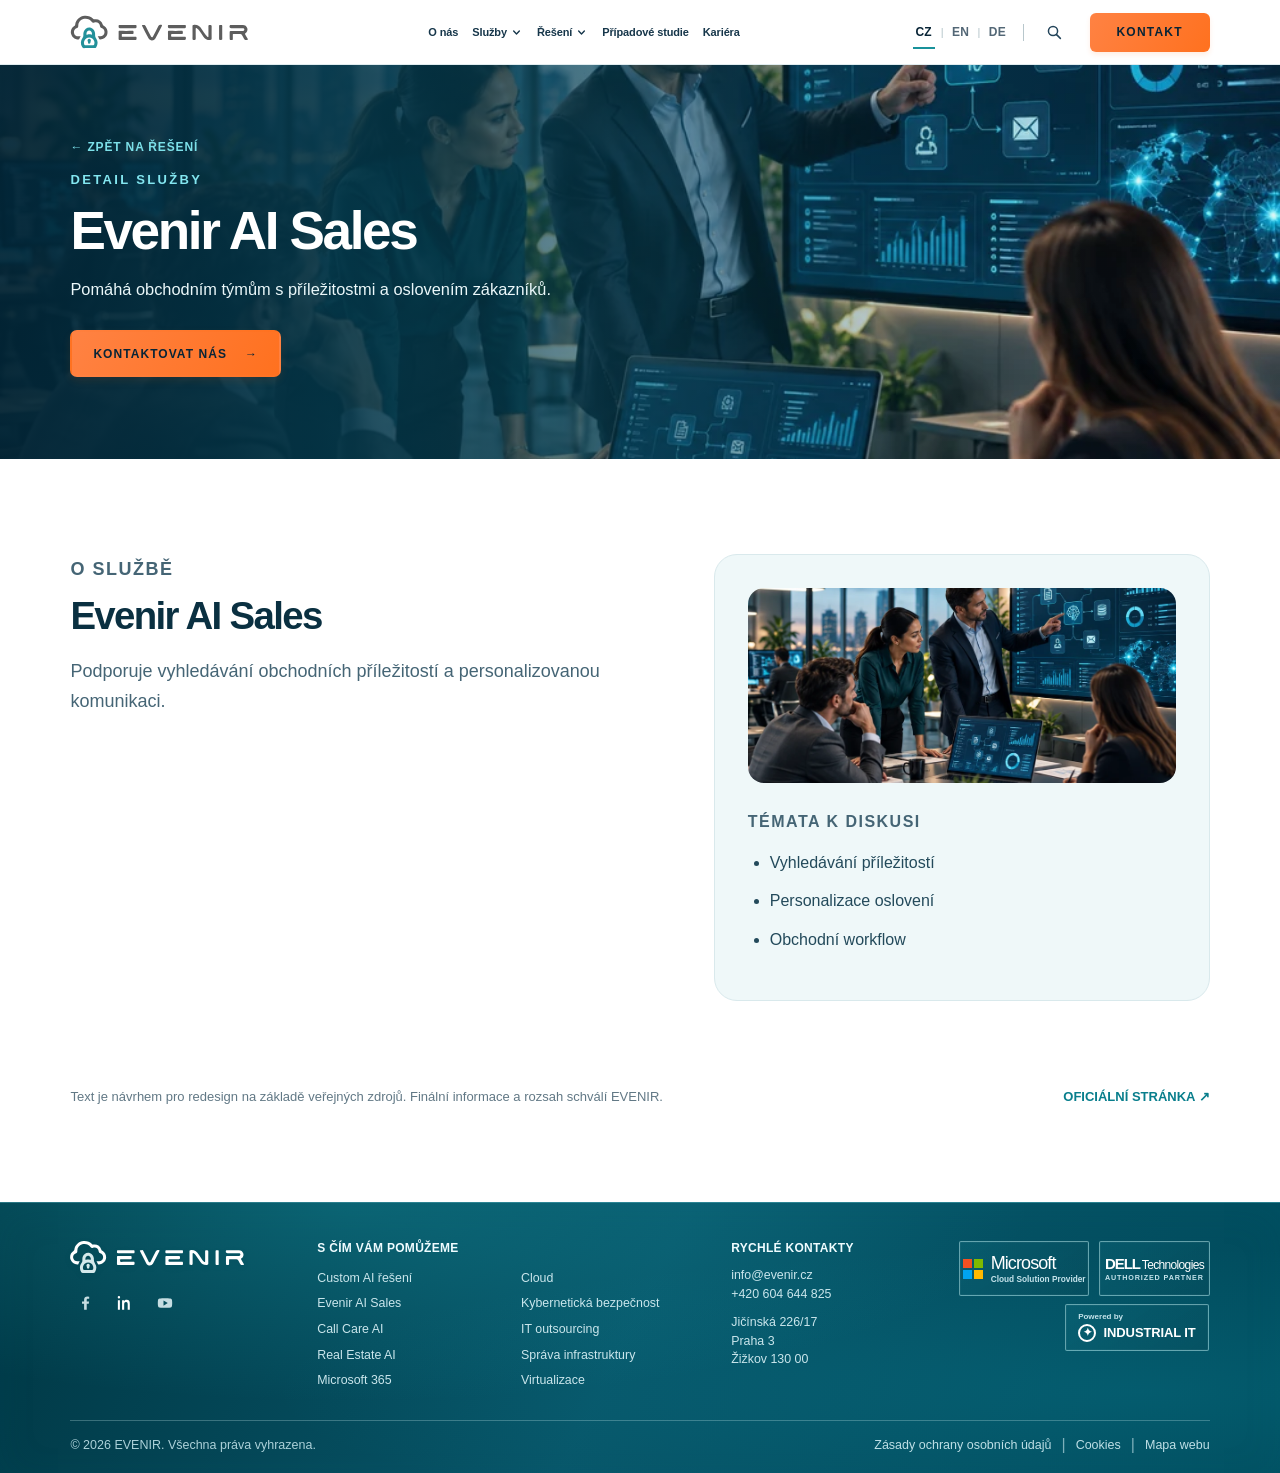
<file: product-detail.html>
<!DOCTYPE html>

<html lang="cs"><head><meta charset="utf-8"/><script src="language-boot.js"></script><meta content="width=device-width, initial-scale=1" name="viewport"/><meta content="#D5E9EB" name="theme-color"/><meta content="EVENIR service, solution and product concept details." name="description"/><title>EVENIR</title><link href="assets/evenir-logo.svg" rel="icon" type="image/svg+xml"/><link href="styles.css" rel="stylesheet"/><link href="inner-pages.css" rel="stylesheet"/><link href="v26.css" rel="stylesheet"/><script defer="" src="v26-data.js"></script><script defer="" src="inner-pages.js"></script><script defer="" src="footer.js"></script><script defer="" src="v26.js"></script><link href="v27.css" rel="stylesheet"/></head><body data-inner-page="product-detail"><a class="skip-link" data-inner="skip" href="#main-content">Přeskočit na obsah</a><header class="site-header" id="top">
<div class="site-header__inner site-container">
<a aria-label="EVENIR — úvodní stránka" class="brand" data-i18n-aria-label="brandHome" href="index.html">
<img alt="EVENIR" decoding="async" height="36" src="assets/evenir-logo.svg" width="183"/>
</a>
<nav aria-label="Hlavní navigace" class="desktop-nav" data-i18n-aria-label="mainNavLabel">
<a class="nav-link" data-i18n="navAbout" href="about.html">O nás</a>
<div class="nav-menu" data-menu="services">
<button aria-controls="services-dropdown" aria-expanded="false" class="nav-link nav-link--trigger" type="button">
<span data-i18n="navServices">Služby</span>
<svg aria-hidden="true" viewbox="0 0 16 16"><path d="m4.5 6.25 3.5 3.5 3.5-3.5"></path></svg>
</button>
<div class="nav-dropdown" hidden="" id="services-dropdown">
<span class="nav-dropdown__label" data-i18n="menuServicesTitle">Naše služby</span>
<a data-i18n="menuAllServices" href="services.html">Všechny služby</a>
<a data-i18n="menuAiServices" href="solutions.html">AI řešení</a>
<a data-i18n="menuInfrastructure" href="services.html">IT infrastruktura a cloud</a>
<a data-i18n="menuSecurity" href="services.html">Kybernetická bezpečnost</a>
</div>
</div>
<div class="nav-menu" data-menu="solutions">
<button aria-controls="solutions-dropdown" aria-expanded="false" class="nav-link nav-link--trigger" type="button">
<span data-i18n="navSolutions">Řešení</span>
<svg aria-hidden="true" viewbox="0 0 16 16"><path d="m4.5 6.25 3.5 3.5 3.5-3.5"></path></svg>
</button>
<div class="nav-dropdown" hidden="" id="solutions-dropdown">
<span class="nav-dropdown__label" data-i18n="menuSolutionsTitle">AI pro firmy</span>
<a data-i18n="menuCustomAI" href="solutions.html">AI řešení na míru</a>
<a data-i18n="salesCardTitle" href="solutions.html#ai-products">Evenir AI Sales – AI pro obchod</a>
<a data-i18n="callCardTitle" href="solutions.html#ai-products">Call Care AI – Péče o zákazníky</a>
<a href="solutions.html#ai-products">Real Estate AI</a>
</div>
</div>
<button class="nav-link nav-link--text" data-i18n="navCases" data-open-cases="" type="button">Případové studie</button>
<a class="nav-link" data-i18n="navCareers" href="careers.html">Kariéra</a>
</nav>
<div class="header-actions">
<div aria-label="Jazyk webu" class="language-switch" data-i18n-aria-label="languageLabel" role="group">
<button aria-pressed="true" class="language-switch__option is-active" data-lang="cs" type="button">CZ</button>
<span aria-hidden="true" class="language-switch__divider">|</span>
<button aria-pressed="false" class="language-switch__option" data-lang="en" type="button">EN</button>
<span aria-hidden="true" class="language-switch__divider">|</span>
<button aria-pressed="false" class="language-switch__option" data-lang="de" type="button">DE</button>
</div>
<span aria-hidden="true" class="header-actions__separator"></span>
<button aria-expanded="false" aria-label="Search" class="header-search" data-search-toggle="" title="Search" type="button">
<svg aria-hidden="true" viewbox="0 0 24 24"><circle cx="10.7" cy="10.7" r="6.1"></circle><path d="m15.5 15.5 5 5"></path></svg>
</button>
<a class="header-contact" data-i18n="navContact" href="index.html#contact">KONTAKT</a>
<button aria-controls="mobile-navigation" aria-expanded="false" aria-label="Open menu" class="mobile-menu-toggle" data-mobile-toggle="" type="button">
<svg aria-hidden="true" class="mobile-menu-toggle__bars" viewbox="0 0 24 24"><path d="M4 7h16M4 12h16M4 17h16"></path></svg>
</button>
</div>
</div>
<form action="https://evenir.cz/" class="site-search" hidden="" id="site-search" role="search">
<label class="site-search__label" data-i18n="searchLabel" for="search-input">Hledat na webu EVENIR</label>
<div class="site-search__row">
<input data-i18n-placeholder="searchPlaceholder" id="search-input" name="s" placeholder="Hledat…" required="" type="search"/>
<button data-i18n="searchButton" type="submit">Hledat</button>
<button aria-label="Close search" class="site-search__close" data-search-close="" type="button">×</button>
</div>
</form>
<nav aria-label="Mobilní navigace" class="mobile-navigation" data-i18n-aria-label="mobileNavLabel" hidden="" id="mobile-navigation">
<a data-i18n="navAbout" href="about.html">O nás</a>
<a data-i18n="navServices" href="services.html">Služby</a>
<a data-i18n="navSolutions" href="solutions.html">Řešení</a>
<button data-i18n="navCases" data-open-cases="" type="button">Případové studie</button>
<a data-i18n="navCareers" href="careers.html">Kariéra</a>
<button data-i18n="searchButton" data-mobile-search="" type="button">Hledat</button>
<a data-i18n="navContact" href="index.html#contact">KONTAKT</a>
</nav>
</header><main id="main-content"><section class="inner-hero inner-hero--detail" style='--page-hero:url("assets/v27-architecture-hero-1000.webp");--page-hero-2x:url("assets/v27-architecture-hero-1800.webp")'><div class="site-container inner-hero__content"><a class="v26-breadcrumb" data-v26="backCatalogue" href="services.html">← PŘEHLED SLUŽEB</a><p class="inner-eyebrow" data-v26="detailEyebrow">PODROBNOSTI</p><h1 id="v26-detail-title">Služby EVENIR</h1><p id="v26-detail-intro">Pomáháme firmám s moderními technologiemi.</p><a class="button button--primary" href="index.html#contact"><span data-v26="contactUs">KONTAKTOVAT NÁS</span> →</a></div></section><section class="site-container v26-detail"><div class="v26-detail__intro"><p class="section-eyebrow" data-v26="whatIncluded">PŘEHLED</p><h2 id="v26-detail-heading"></h2><p id="v26-detail-description"></p></div><div class="v26-detail__features"><figure class="v27-detail-visual"><img alt="" decoding="async" height="595" loading="lazy" sizes="(max-width:760px) 100vw, 43vw" src="assets/v27-architecture-960.webp" srcset="assets/v27-architecture-480.webp 480w, assets/v27-architecture-960.webp 960w" width="960"/></figure><p class="section-eyebrow" data-v26="areasTitle">TÉMATA K DISKUSI</p><div id="v26-detail-bullets"></div></div></section><section class="v26-detail__source site-container"><p data-v26="sourceDisclaimer">Text je návrh pro redesign a vychází z veřejných informací. Finální rozsah a copy musí potvrdit EVENIR.</p><a href="https://evenir.cz/" id="v26-official-link" rel="noopener noreferrer" target="_blank"><span data-v26="originalSource">PŮVODNÍ WEB EVENIR</span> ↗</a></section></main><footer aria-labelledby="e-footer-services-title" class="e-footer" id="site-footer">
<div aria-hidden="true" class="e-footer__light"></div>
<div class="site-container e-footer__container">
<div class="e-footer__main">
<div class="e-footer__identity">
<a aria-label="EVENIR — home" class="e-footer__brand" data-footer-aria="homeAria" href="index.html">
<img alt="EVENIR" decoding="async" height="48" src="assets/evenir-footer-white.svg" width="240"/>
</a>
<div aria-label="Social networks" class="e-footer__social" data-footer-aria="socialAria">
<!-- Facebook/YouTube icons are reference placeholders until their verified business URLs are supplied. -->
<span aria-label="Facebook profile URL pending" class="e-footer__social-icon e-footer__social-icon--pending" data-footer-aria="facebookPending" role="img" title="Facebook profile URL pending">
<svg aria-hidden="true" viewbox="0 0 24 24"><path d="M14.3 21v-8h2.7l.4-3.1h-3.1V7.9c0-.9.3-1.5 1.6-1.5h1.7V3.6a23 23 0 0 0-2.5-.2c-2.5 0-4.3 1.5-4.3 4.4v2.1H8V13h2.8v8z" fill="currentColor"></path></svg>
</span>
<a aria-label="EVENIR on LinkedIn" class="e-footer__social-icon" href="https://www.linkedin.com/company/the-evenir/" rel="noopener noreferrer" target="_blank" title="LinkedIn">
<svg aria-hidden="true" viewbox="0 0 24 24"><path d="M5.2 8.2H2.5V21h2.7zM3.9 2.7a1.6 1.6 0 1 0 0 3.2 1.6 1.6 0 0 0 0-3.2zM8.1 8.2V21h2.8v-7c0-1.8.3-3.5 2.5-3.5s2.2 2 2.2 3.6V21h2.8v-7.7c0-3.6-.8-5.5-4.3-5.5-1.7 0-2.8.9-3.3 1.8h-.1V8.2z" fill="currentColor"></path></svg>
</a>
<span aria-label="YouTube channel URL pending" class="e-footer__social-icon e-footer__social-icon--pending" data-footer-aria="youtubePending" role="img" title="YouTube channel URL pending">
<svg aria-hidden="true" viewbox="0 0 24 24"><path d="M21.3 8.1c-.2-1.2-.9-2-2.1-2.2-1.7-.2-4.6-.3-7.2-.3s-5.5.1-7.2.3c-1.2.2-1.9 1-2.1 2.2-.2 1.3-.3 2.6-.3 3.9s.1 2.7.3 4c.2 1.2.9 2 2.1 2.1 1.7.3 4.6.3 7.2.3s5.5 0 7.2-.3c1.2-.1 1.9-.9 2.1-2.1.2-1.3.3-2.7.3-4s-.1-2.6-.3-3.9ZM10 15.5v-7l5.7 3.5z" fill="currentColor"></path></svg>
</span>
</div>
</div>
<nav aria-labelledby="e-footer-services-title" class="e-footer__services">
<h2 class="e-footer__heading" data-footer-i18n="servicesHeading" id="e-footer-services-title">S ČÍM VÁM POMŮŽEME</h2>
<div class="e-footer__service-cols">
<ul class="e-footer__links">
<li><a data-footer-i18n="customAI" href="solutions.html">Custom AI řešení</a></li>
<li><a href="solutions.html#ai-products">Evenir AI Sales</a></li>
<li><a href="solutions.html#ai-products">Call Care AI</a></li>
<li><a href="solutions.html#ai-products">Real Estate AI</a></li>
<li><a href="services.html">Microsoft 365</a></li>
</ul>
<ul class="e-footer__links">
<li><a data-footer-i18n="cloud" href="services.html">Cloud</a></li>
<li><a data-footer-i18n="cyber" href="services.html">Kybernetická bezpečnost</a></li>
<li><a data-footer-i18n="outsource" href="services.html">IT outsourcing</a></li>
<li><a data-footer-i18n="infrastructure" href="https://evenir.cz/sprava-infrastruktury/">Správa infrastruktury</a></li>
<li><a data-footer-i18n="virtualization" href="services.html">Virtualizace</a></li>
</ul>
</div>
</nav>
<div class="e-footer__contact">
<h2 class="e-footer__heading" data-footer-i18n="contactHeading">RYCHLÉ KONTAKTY</h2>
<a href="mailto:info@evenir.cz">info@evenir.cz</a>
<a href="tel:+420604644825">+420 604 644 825</a>
<address>
<span>Jičínská 226/17</span>
<span data-footer-i18n="city">Praha 3</span>
<span data-footer-i18n="district">Žižkov 130 00</span>
</address>
</div>
<div aria-label="Partner badges" class="e-footer__partners" data-footer-aria="badgesAria">
<div class="e-footer__badges-top">
<div aria-label="Microsoft Cloud Solution Provider" class="e-footer__partner-badge e-footer__partner-badge--microsoft" role="img">
<span aria-hidden="true" class="e-footer__ms-squares"><b></b><b></b><b></b><b></b></span>
<span class="e-footer__partner-text"><strong>Microsoft</strong><small>Cloud Solution Provider</small></span>
</div>
<div aria-label="Dell Technologies Authorized Partner" class="e-footer__partner-badge e-footer__partner-badge--dell" role="img">
<span class="e-footer__partner-text"><strong>DELL<span class="e-footer__dell-tech">Technologies</span></strong><small>AUTHORIZED PARTNER</small></span>
</div>
</div>
<div aria-label="Powered by Industrial IT" class="e-footer__partner-badge e-footer__partner-badge--industrial" role="img">
<span class="e-footer__partner-text"><small>Powered by</small><strong><span aria-hidden="true" class="e-footer__industrial-mark">✦</span> INDUSTRIAL IT</strong></span>
</div>
</div>
</div>
<div class="e-footer__bottom">
<p class="e-footer__copyright">© <span data-footer-year="">2026</span> EVENIR. <span data-footer-i18n="rights">Všechna práva vyhrazena.</span></p>
<nav aria-label="Legal links" class="e-footer__legal" data-footer-aria="legalAria">
<a data-footer-i18n="privacy" href="https://evenir.cz/ochrana-osobnich-udaju/" rel="noopener noreferrer" target="_blank">Zásady ochrany osobních údajů</a>
<span aria-hidden="true" class="e-footer__dot">|</span>
<button class="e-footer__text-button" data-footer-cookies="" data-footer-i18n="cookies" type="button">Cookies</button>
<span aria-hidden="true" class="e-footer__dot">|</span>
<a data-footer-i18n="sitemap" href="./sitemap.html">Mapa webu</a>
</nav>
</div>
</div>
</footer></body></html>
</file>
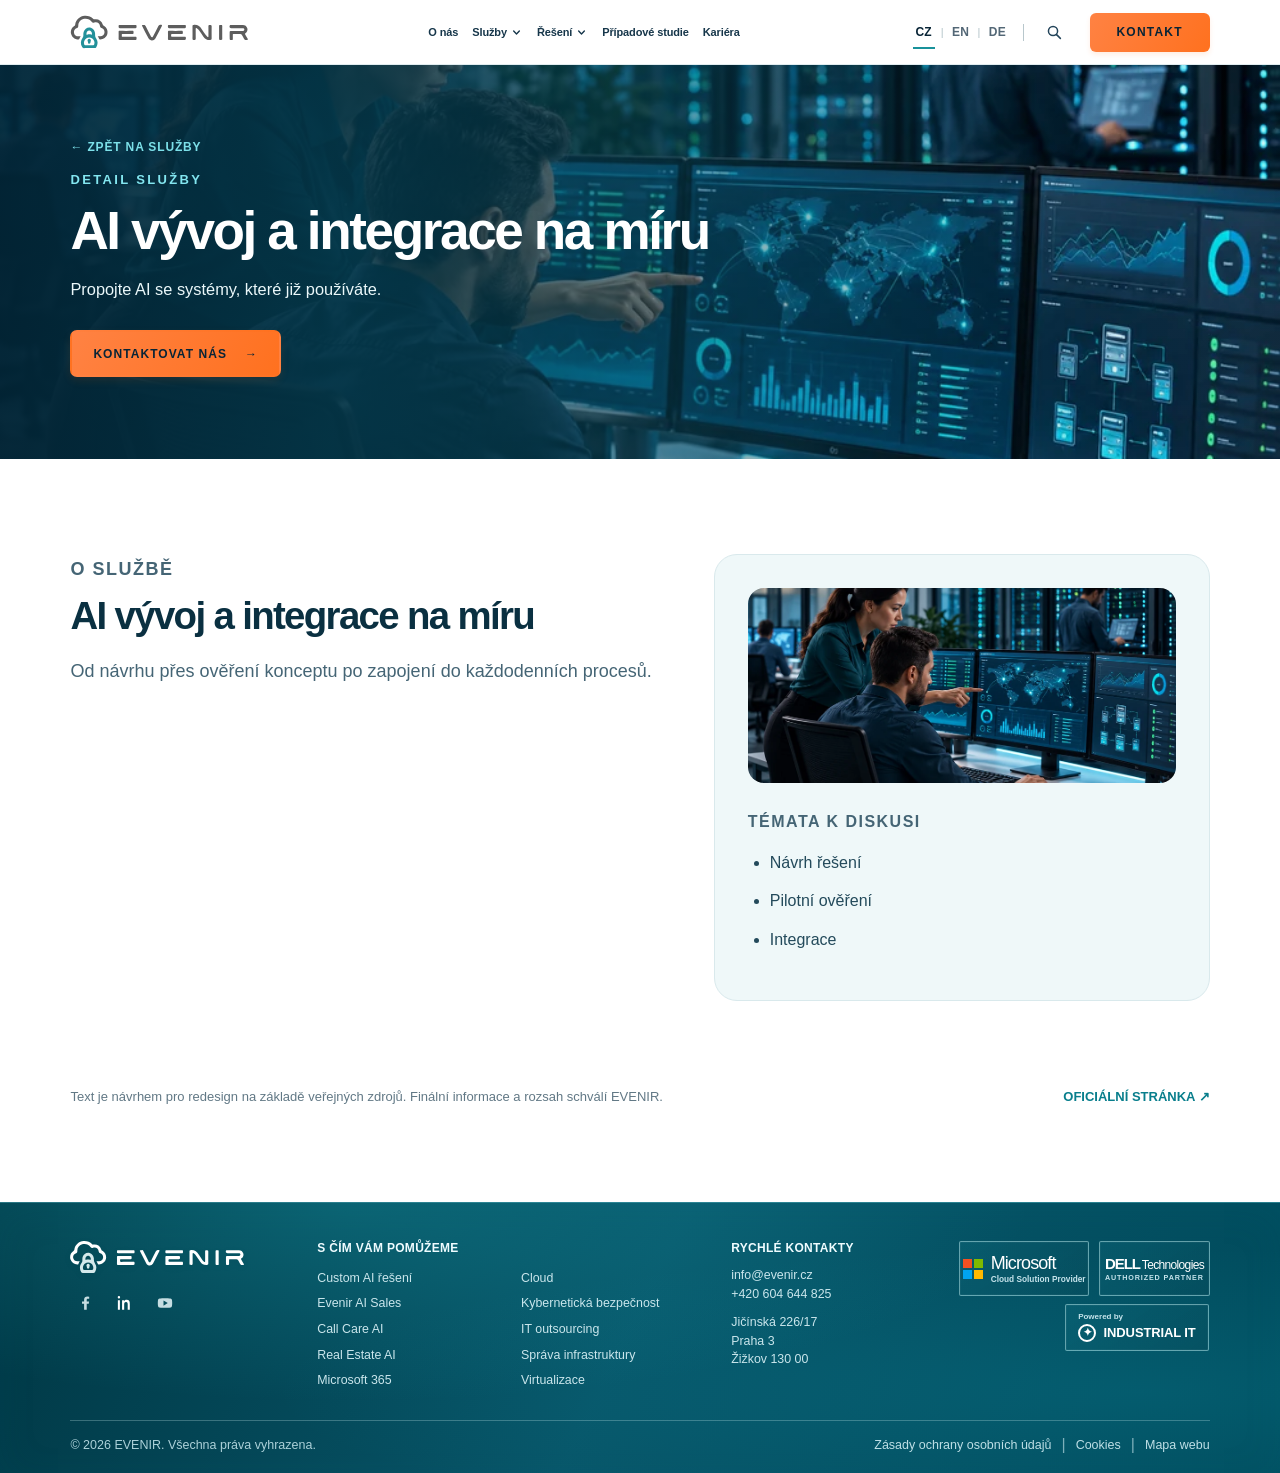
<file: service-detail.html>
<!DOCTYPE html>

<html lang="cs"><head><meta charset="utf-8"/><script src="language-boot.js"></script><meta content="width=device-width, initial-scale=1" name="viewport"/><meta content="#D5E9EB" name="theme-color"/><meta content="EVENIR service, solution and product concept details." name="description"/><title>EVENIR</title><link href="assets/evenir-logo.svg" rel="icon" type="image/svg+xml"/><link href="styles.css" rel="stylesheet"/><link href="inner-pages.css" rel="stylesheet"/><link href="v26.css" rel="stylesheet"/><script defer="" src="v26-data.js"></script><script defer="" src="inner-pages.js"></script><script defer="" src="footer.js"></script><script defer="" src="v26.js"></script><link href="v27.css" rel="stylesheet"/></head><body data-inner-page="service-detail"><a class="skip-link" data-inner="skip" href="#main-content">Přeskočit na obsah</a><header class="site-header" id="top">
<div class="site-header__inner site-container">
<a aria-label="EVENIR — úvodní stránka" class="brand" data-i18n-aria-label="brandHome" href="index.html">
<img alt="EVENIR" decoding="async" height="36" src="assets/evenir-logo.svg" width="183"/>
</a>
<nav aria-label="Hlavní navigace" class="desktop-nav" data-i18n-aria-label="mainNavLabel">
<a class="nav-link" data-i18n="navAbout" href="about.html">O nás</a>
<div class="nav-menu" data-menu="services">
<button aria-controls="services-dropdown" aria-expanded="false" class="nav-link nav-link--trigger" type="button">
<span data-i18n="navServices">Služby</span>
<svg aria-hidden="true" viewbox="0 0 16 16"><path d="m4.5 6.25 3.5 3.5 3.5-3.5"></path></svg>
</button>
<div class="nav-dropdown" hidden="" id="services-dropdown">
<span class="nav-dropdown__label" data-i18n="menuServicesTitle">Naše služby</span>
<a data-i18n="menuAllServices" href="services.html">Všechny služby</a>
<a data-i18n="menuAiServices" href="solutions.html">AI řešení</a>
<a data-i18n="menuInfrastructure" href="services.html">IT infrastruktura a cloud</a>
<a data-i18n="menuSecurity" href="services.html">Kybernetická bezpečnost</a>
</div>
</div>
<div class="nav-menu" data-menu="solutions">
<button aria-controls="solutions-dropdown" aria-expanded="false" class="nav-link nav-link--trigger" type="button">
<span data-i18n="navSolutions">Řešení</span>
<svg aria-hidden="true" viewbox="0 0 16 16"><path d="m4.5 6.25 3.5 3.5 3.5-3.5"></path></svg>
</button>
<div class="nav-dropdown" hidden="" id="solutions-dropdown">
<span class="nav-dropdown__label" data-i18n="menuSolutionsTitle">AI pro firmy</span>
<a data-i18n="menuCustomAI" href="solutions.html">AI řešení na míru</a>
<a data-i18n="salesCardTitle" href="solutions.html#ai-products">Evenir AI Sales – AI pro obchod</a>
<a data-i18n="callCardTitle" href="solutions.html#ai-products">Call Care AI – Péče o zákazníky</a>
<a href="solutions.html#ai-products">Real Estate AI</a>
</div>
</div>
<button class="nav-link nav-link--text" data-i18n="navCases" data-open-cases="" type="button">Případové studie</button>
<a class="nav-link" data-i18n="navCareers" href="careers.html">Kariéra</a>
</nav>
<div class="header-actions">
<div aria-label="Jazyk webu" class="language-switch" data-i18n-aria-label="languageLabel" role="group">
<button aria-pressed="true" class="language-switch__option is-active" data-lang="cs" type="button">CZ</button>
<span aria-hidden="true" class="language-switch__divider">|</span>
<button aria-pressed="false" class="language-switch__option" data-lang="en" type="button">EN</button>
<span aria-hidden="true" class="language-switch__divider">|</span>
<button aria-pressed="false" class="language-switch__option" data-lang="de" type="button">DE</button>
</div>
<span aria-hidden="true" class="header-actions__separator"></span>
<button aria-expanded="false" aria-label="Search" class="header-search" data-search-toggle="" title="Search" type="button">
<svg aria-hidden="true" viewbox="0 0 24 24"><circle cx="10.7" cy="10.7" r="6.1"></circle><path d="m15.5 15.5 5 5"></path></svg>
</button>
<a class="header-contact" data-i18n="navContact" href="index.html#contact">KONTAKT</a>
<button aria-controls="mobile-navigation" aria-expanded="false" aria-label="Open menu" class="mobile-menu-toggle" data-mobile-toggle="" type="button">
<svg aria-hidden="true" class="mobile-menu-toggle__bars" viewbox="0 0 24 24"><path d="M4 7h16M4 12h16M4 17h16"></path></svg>
</button>
</div>
</div>
<form action="https://evenir.cz/" class="site-search" hidden="" id="site-search" role="search">
<label class="site-search__label" data-i18n="searchLabel" for="search-input">Hledat na webu EVENIR</label>
<div class="site-search__row">
<input data-i18n-placeholder="searchPlaceholder" id="search-input" name="s" placeholder="Hledat…" required="" type="search"/>
<button data-i18n="searchButton" type="submit">Hledat</button>
<button aria-label="Close search" class="site-search__close" data-search-close="" type="button">×</button>
</div>
</form>
<nav aria-label="Mobilní navigace" class="mobile-navigation" data-i18n-aria-label="mobileNavLabel" hidden="" id="mobile-navigation">
<a data-i18n="navAbout" href="about.html">O nás</a>
<a data-i18n="navServices" href="services.html">Služby</a>
<a data-i18n="navSolutions" href="solutions.html">Řešení</a>
<button data-i18n="navCases" data-open-cases="" type="button">Případové studie</button>
<a data-i18n="navCareers" href="careers.html">Kariéra</a>
<button data-i18n="searchButton" data-mobile-search="" type="button">Hledat</button>
<a data-i18n="navContact" href="index.html#contact">KONTAKT</a>
</nav>
</header><main id="main-content"><section class="inner-hero inner-hero--detail" style='--page-hero:url("assets/v27-monitoring-hero-1000.webp");--page-hero-2x:url("assets/v27-monitoring-hero-1800.webp")'><div class="site-container inner-hero__content"><a class="v26-breadcrumb" data-v26="backCatalogue" href="services.html">← PŘEHLED SLUŽEB</a><p class="inner-eyebrow" data-v26="detailEyebrow">PODROBNOSTI</p><h1 id="v26-detail-title">Služby EVENIR</h1><p id="v26-detail-intro">Pomáháme firmám s moderními technologiemi.</p><a class="button button--primary" href="index.html#contact"><span data-v26="contactUs">KONTAKTOVAT NÁS</span> →</a></div></section><section class="site-container v26-detail"><div class="v26-detail__intro"><p class="section-eyebrow" data-v26="whatIncluded">PŘEHLED</p><h2 id="v26-detail-heading"></h2><p id="v26-detail-description"></p></div><div class="v26-detail__features"><figure class="v27-detail-visual"><img alt="" decoding="async" height="595" loading="lazy" sizes="(max-width:760px) 100vw, 43vw" src="assets/v27-monitoring-960.webp" srcset="assets/v27-monitoring-480.webp 480w, assets/v27-monitoring-960.webp 960w" width="960"/></figure><p class="section-eyebrow" data-v26="areasTitle">TÉMATA K DISKUSI</p><div id="v26-detail-bullets"></div></div></section><section class="v26-detail__source site-container"><p data-v26="sourceDisclaimer">Text je návrh pro redesign a vychází z veřejných informací. Finální rozsah a copy musí potvrdit EVENIR.</p><a href="https://evenir.cz/" id="v26-official-link" rel="noopener noreferrer" target="_blank"><span data-v26="originalSource">PŮVODNÍ WEB EVENIR</span> ↗</a></section></main><footer aria-labelledby="e-footer-services-title" class="e-footer" id="site-footer">
<div aria-hidden="true" class="e-footer__light"></div>
<div class="site-container e-footer__container">
<div class="e-footer__main">
<div class="e-footer__identity">
<a aria-label="EVENIR — home" class="e-footer__brand" data-footer-aria="homeAria" href="index.html">
<img alt="EVENIR" decoding="async" height="48" src="assets/evenir-footer-white.svg" width="240"/>
</a>
<div aria-label="Social networks" class="e-footer__social" data-footer-aria="socialAria">
<!-- Facebook/YouTube icons are reference placeholders until their verified business URLs are supplied. -->
<span aria-label="Facebook profile URL pending" class="e-footer__social-icon e-footer__social-icon--pending" data-footer-aria="facebookPending" role="img" title="Facebook profile URL pending">
<svg aria-hidden="true" viewbox="0 0 24 24"><path d="M14.3 21v-8h2.7l.4-3.1h-3.1V7.9c0-.9.3-1.5 1.6-1.5h1.7V3.6a23 23 0 0 0-2.5-.2c-2.5 0-4.3 1.5-4.3 4.4v2.1H8V13h2.8v8z" fill="currentColor"></path></svg>
</span>
<a aria-label="EVENIR on LinkedIn" class="e-footer__social-icon" href="https://www.linkedin.com/company/the-evenir/" rel="noopener noreferrer" target="_blank" title="LinkedIn">
<svg aria-hidden="true" viewbox="0 0 24 24"><path d="M5.2 8.2H2.5V21h2.7zM3.9 2.7a1.6 1.6 0 1 0 0 3.2 1.6 1.6 0 0 0 0-3.2zM8.1 8.2V21h2.8v-7c0-1.8.3-3.5 2.5-3.5s2.2 2 2.2 3.6V21h2.8v-7.7c0-3.6-.8-5.5-4.3-5.5-1.7 0-2.8.9-3.3 1.8h-.1V8.2z" fill="currentColor"></path></svg>
</a>
<span aria-label="YouTube channel URL pending" class="e-footer__social-icon e-footer__social-icon--pending" data-footer-aria="youtubePending" role="img" title="YouTube channel URL pending">
<svg aria-hidden="true" viewbox="0 0 24 24"><path d="M21.3 8.1c-.2-1.2-.9-2-2.1-2.2-1.7-.2-4.6-.3-7.2-.3s-5.5.1-7.2.3c-1.2.2-1.9 1-2.1 2.2-.2 1.3-.3 2.6-.3 3.9s.1 2.7.3 4c.2 1.2.9 2 2.1 2.1 1.7.3 4.6.3 7.2.3s5.5 0 7.2-.3c1.2-.1 1.9-.9 2.1-2.1.2-1.3.3-2.7.3-4s-.1-2.6-.3-3.9ZM10 15.5v-7l5.7 3.5z" fill="currentColor"></path></svg>
</span>
</div>
</div>
<nav aria-labelledby="e-footer-services-title" class="e-footer__services">
<h2 class="e-footer__heading" data-footer-i18n="servicesHeading" id="e-footer-services-title">S ČÍM VÁM POMŮŽEME</h2>
<div class="e-footer__service-cols">
<ul class="e-footer__links">
<li><a data-footer-i18n="customAI" href="solutions.html">Custom AI řešení</a></li>
<li><a href="solutions.html#ai-products">Evenir AI Sales</a></li>
<li><a href="solutions.html#ai-products">Call Care AI</a></li>
<li><a href="solutions.html#ai-products">Real Estate AI</a></li>
<li><a href="services.html">Microsoft 365</a></li>
</ul>
<ul class="e-footer__links">
<li><a data-footer-i18n="cloud" href="services.html">Cloud</a></li>
<li><a data-footer-i18n="cyber" href="services.html">Kybernetická bezpečnost</a></li>
<li><a data-footer-i18n="outsource" href="services.html">IT outsourcing</a></li>
<li><a data-footer-i18n="infrastructure" href="https://evenir.cz/sprava-infrastruktury/">Správa infrastruktury</a></li>
<li><a data-footer-i18n="virtualization" href="services.html">Virtualizace</a></li>
</ul>
</div>
</nav>
<div class="e-footer__contact">
<h2 class="e-footer__heading" data-footer-i18n="contactHeading">RYCHLÉ KONTAKTY</h2>
<a href="mailto:info@evenir.cz">info@evenir.cz</a>
<a href="tel:+420604644825">+420 604 644 825</a>
<address>
<span>Jičínská 226/17</span>
<span data-footer-i18n="city">Praha 3</span>
<span data-footer-i18n="district">Žižkov 130 00</span>
</address>
</div>
<div aria-label="Partner badges" class="e-footer__partners" data-footer-aria="badgesAria">
<div class="e-footer__badges-top">
<div aria-label="Microsoft Cloud Solution Provider" class="e-footer__partner-badge e-footer__partner-badge--microsoft" role="img">
<span aria-hidden="true" class="e-footer__ms-squares"><b></b><b></b><b></b><b></b></span>
<span class="e-footer__partner-text"><strong>Microsoft</strong><small>Cloud Solution Provider</small></span>
</div>
<div aria-label="Dell Technologies Authorized Partner" class="e-footer__partner-badge e-footer__partner-badge--dell" role="img">
<span class="e-footer__partner-text"><strong>DELL<span class="e-footer__dell-tech">Technologies</span></strong><small>AUTHORIZED PARTNER</small></span>
</div>
</div>
<div aria-label="Powered by Industrial IT" class="e-footer__partner-badge e-footer__partner-badge--industrial" role="img">
<span class="e-footer__partner-text"><small>Powered by</small><strong><span aria-hidden="true" class="e-footer__industrial-mark">✦</span> INDUSTRIAL IT</strong></span>
</div>
</div>
</div>
<div class="e-footer__bottom">
<p class="e-footer__copyright">© <span data-footer-year="">2026</span> EVENIR. <span data-footer-i18n="rights">Všechna práva vyhrazena.</span></p>
<nav aria-label="Legal links" class="e-footer__legal" data-footer-aria="legalAria">
<a data-footer-i18n="privacy" href="https://evenir.cz/ochrana-osobnich-udaju/" rel="noopener noreferrer" target="_blank">Zásady ochrany osobních údajů</a>
<span aria-hidden="true" class="e-footer__dot">|</span>
<button class="e-footer__text-button" data-footer-cookies="" data-footer-i18n="cookies" type="button">Cookies</button>
<span aria-hidden="true" class="e-footer__dot">|</span>
<a data-footer-i18n="sitemap" href="./sitemap.html">Mapa webu</a>
</nav>
</div>
</div>
</footer></body></html>
</file>
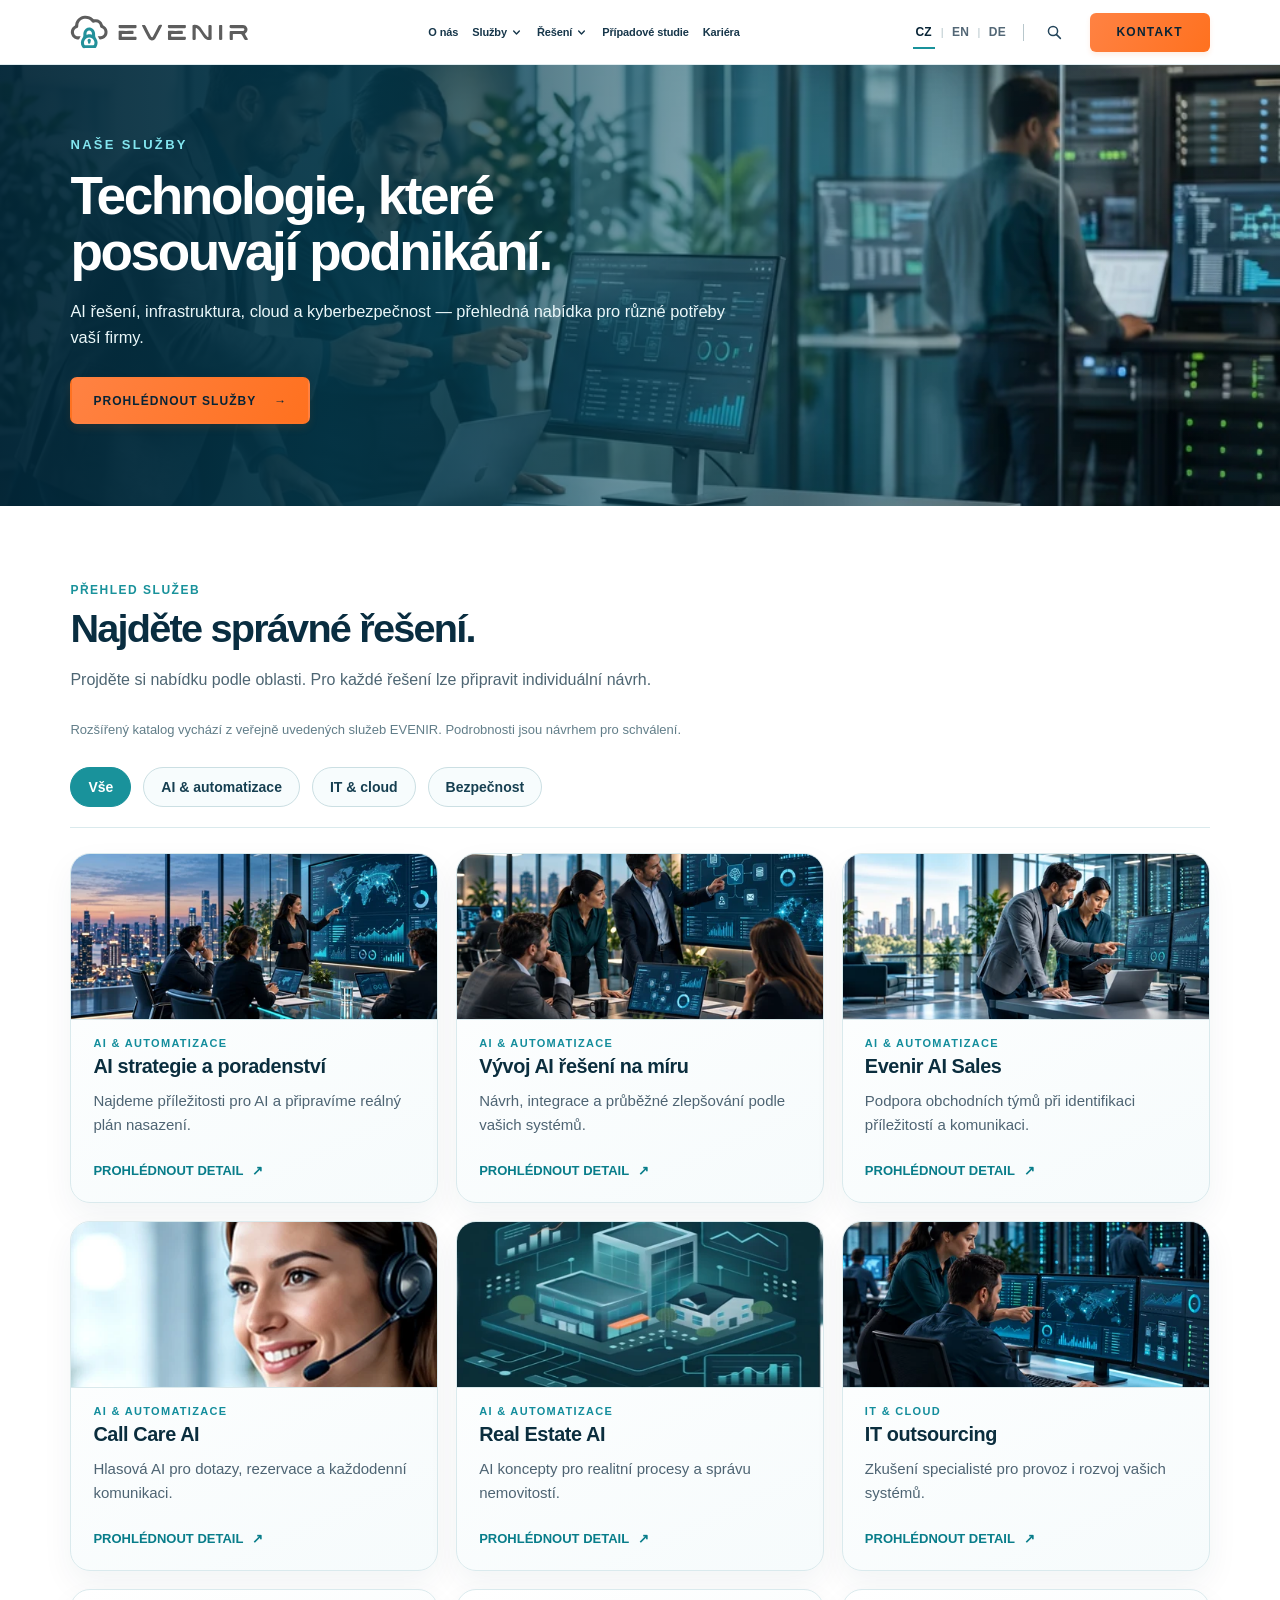
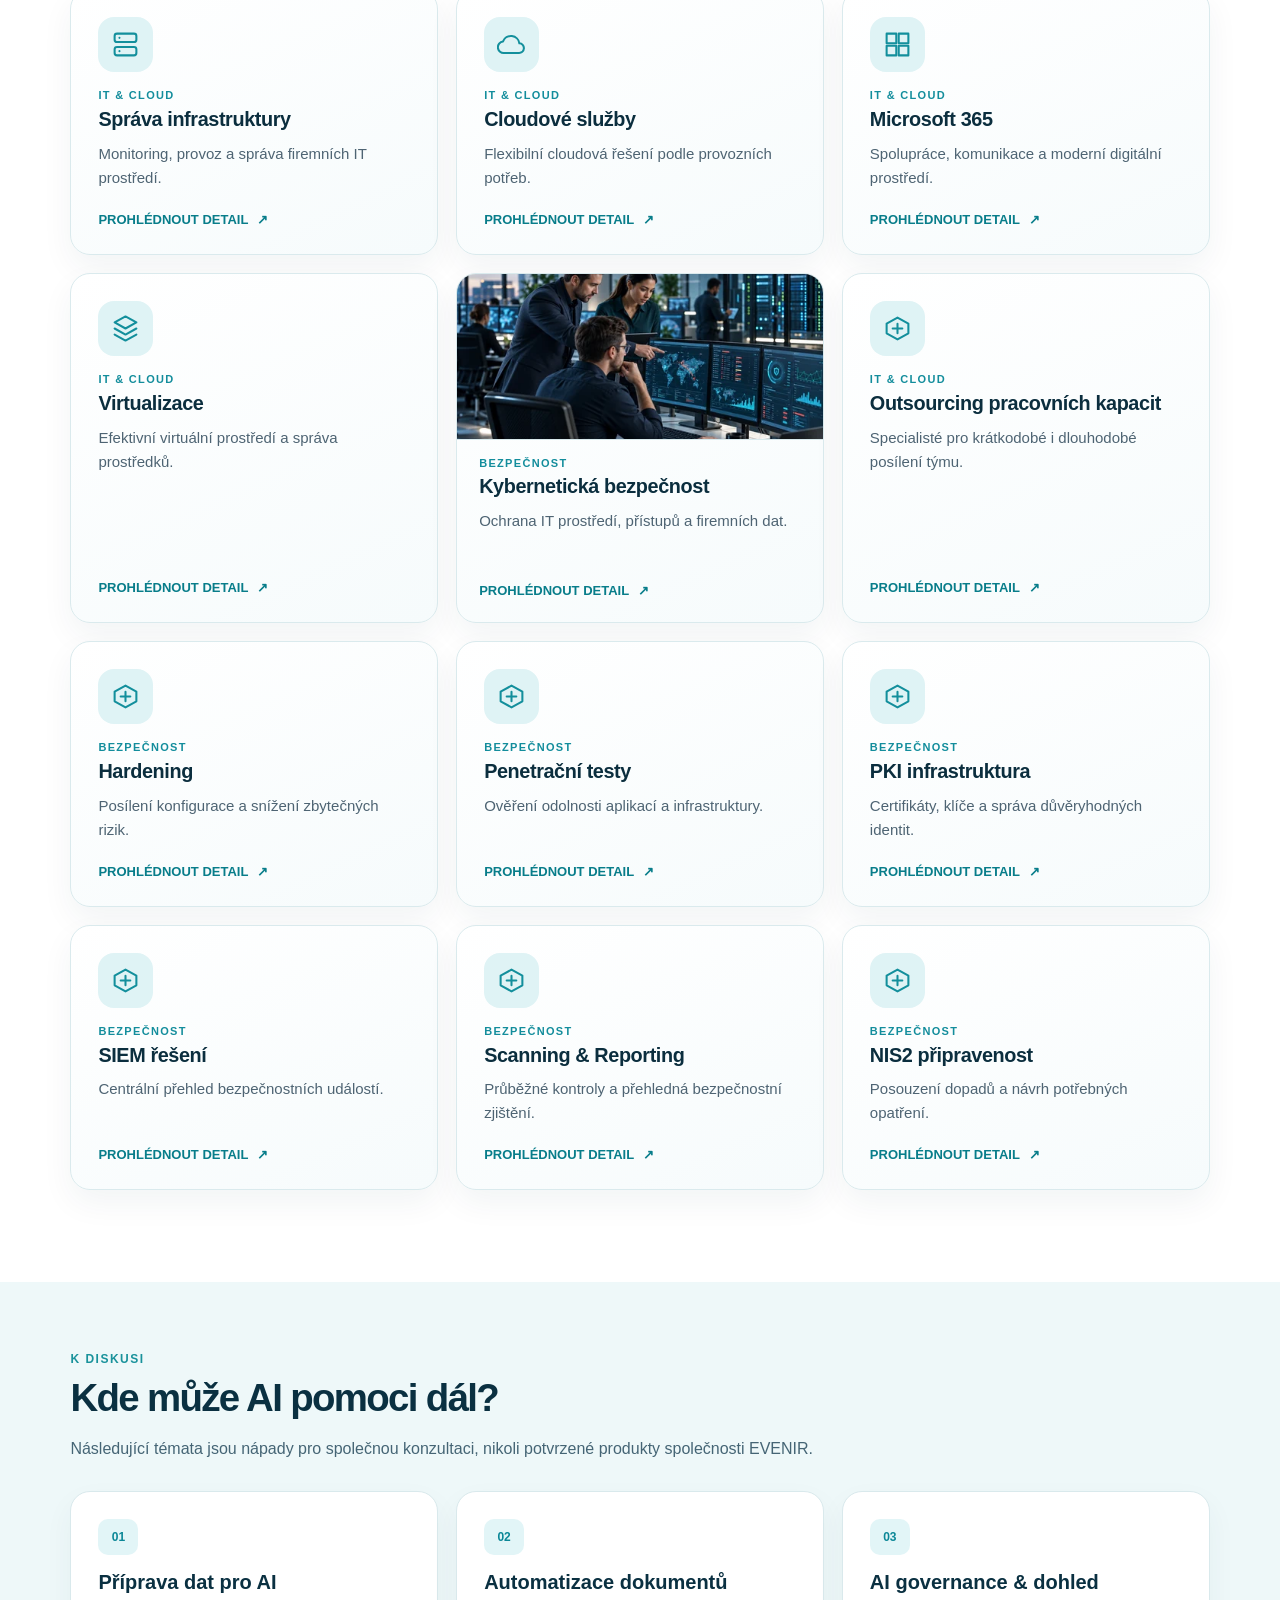
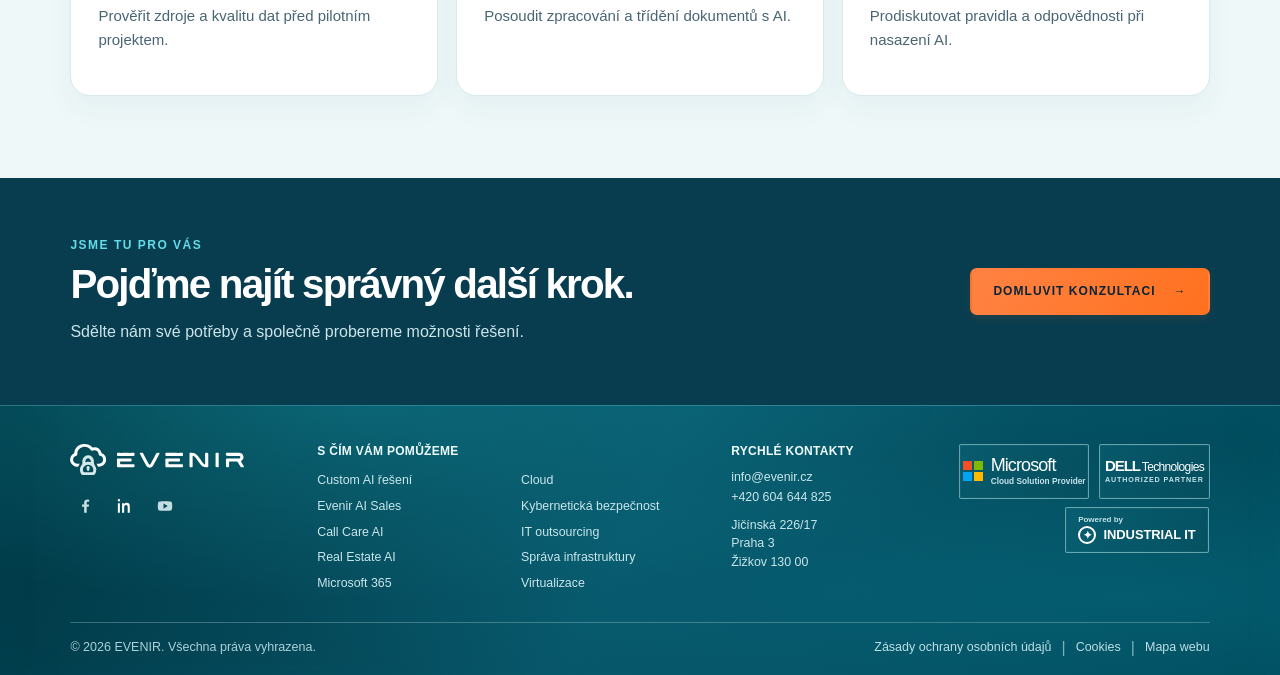
<file: services.html>
<!DOCTYPE html>

<html lang="cs"><head><meta charset="utf-8"/><script src="language-boot.js"></script><meta content="width=device-width,initial-scale=1" name="viewport"/><meta content="#D5E9EB" name="theme-color"/><meta content="Přehled AI, IT, cloudových a bezpečnostních služeb společnosti EVENIR." name="description"/><title>EVENIR — Služby</title><link href="assets/evenir-logo.svg" rel="icon" type="image/svg+xml"/><link href="styles.css" rel="stylesheet"/><link href="inner-pages.css" rel="stylesheet"/><script defer="" src="inner-pages.js"></script><script defer="" src="footer.js"></script><link href="v26.css" rel="stylesheet"/><script defer="" src="v26-data.js"></script><script defer="" src="v26.js"></script><link href="v27.css" rel="stylesheet"/></head><body data-inner-page="services"><a class="skip-link" data-inner="skip" href="#main-content">Přeskočit na obsah</a><header class="site-header" id="top">
<div class="site-header__inner site-container">
<a aria-label="EVENIR — úvodní stránka" class="brand" data-i18n-aria-label="brandHome" href="index.html">
<img alt="EVENIR" decoding="async" height="36" src="assets/evenir-logo.svg" width="183"/>
</a>
<nav aria-label="Hlavní navigace" class="desktop-nav" data-i18n-aria-label="mainNavLabel">
<a class="nav-link" data-i18n="navAbout" href="about.html">O nás</a>
<div class="nav-menu" data-menu="services">
<button aria-controls="services-dropdown" aria-expanded="false" class="nav-link nav-link--trigger" type="button">
<span data-i18n="navServices">Služby</span>
<svg aria-hidden="true" viewbox="0 0 16 16"><path d="m4.5 6.25 3.5 3.5 3.5-3.5"></path></svg>
</button>
<div class="nav-dropdown" hidden="" id="services-dropdown">
<span class="nav-dropdown__label" data-i18n="menuServicesTitle">Naše služby</span>
<a data-i18n="menuAllServices" href="services.html">Všechny služby</a>
<a data-i18n="menuAiServices" href="solutions.html">AI řešení</a>
<a data-i18n="menuInfrastructure" href="services.html">IT infrastruktura a cloud</a>
<a data-i18n="menuSecurity" href="services.html">Kybernetická bezpečnost</a>
</div>
</div>
<div class="nav-menu" data-menu="solutions">
<button aria-controls="solutions-dropdown" aria-expanded="false" class="nav-link nav-link--trigger" type="button">
<span data-i18n="navSolutions">Řešení</span>
<svg aria-hidden="true" viewbox="0 0 16 16"><path d="m4.5 6.25 3.5 3.5 3.5-3.5"></path></svg>
</button>
<div class="nav-dropdown" hidden="" id="solutions-dropdown">
<span class="nav-dropdown__label" data-i18n="menuSolutionsTitle">AI pro firmy</span>
<a data-i18n="menuCustomAI" href="solutions.html">AI řešení na míru</a>
<a data-i18n="salesCardTitle" href="solutions.html#ai-products">Evenir AI Sales – AI pro obchod</a>
<a data-i18n="callCardTitle" href="solutions.html#ai-products">Call Care AI – Péče o zákazníky</a>
<a href="solutions.html#ai-products">Real Estate AI</a>
</div>
</div>
<button class="nav-link nav-link--text" data-i18n="navCases" data-open-cases="" type="button">Případové studie</button>
<a class="nav-link" data-i18n="navCareers" href="careers.html">Kariéra</a>
</nav>
<div class="header-actions">
<div aria-label="Jazyk webu" class="language-switch" data-i18n-aria-label="languageLabel" role="group">
<button aria-pressed="true" class="language-switch__option is-active" data-lang="cs" type="button">CZ</button>
<span aria-hidden="true" class="language-switch__divider">|</span>
<button aria-pressed="false" class="language-switch__option" data-lang="en" type="button">EN</button>
<span aria-hidden="true" class="language-switch__divider">|</span>
<button aria-pressed="false" class="language-switch__option" data-lang="de" type="button">DE</button>
</div>
<span aria-hidden="true" class="header-actions__separator"></span>
<button aria-expanded="false" aria-label="Search" class="header-search" data-search-toggle="" title="Search" type="button">
<svg aria-hidden="true" viewbox="0 0 24 24"><circle cx="10.7" cy="10.7" r="6.1"></circle><path d="m15.5 15.5 5 5"></path></svg>
</button>
<a class="header-contact" data-i18n="navContact" href="index.html#contact">KONTAKT</a>
<button aria-controls="mobile-navigation" aria-expanded="false" aria-label="Open menu" class="mobile-menu-toggle" data-mobile-toggle="" type="button">
<svg aria-hidden="true" class="mobile-menu-toggle__bars" viewbox="0 0 24 24"><path d="M4 7h16M4 12h16M4 17h16"></path></svg>
</button>
</div>
</div>
<form action="https://evenir.cz/" class="site-search" hidden="" id="site-search" role="search">
<label class="site-search__label" data-i18n="searchLabel" for="search-input">Hledat na webu EVENIR</label>
<div class="site-search__row">
<input data-i18n-placeholder="searchPlaceholder" id="search-input" name="s" placeholder="Hledat…" required="" type="search"/>
<button data-i18n="searchButton" type="submit">Hledat</button>
<button aria-label="Close search" class="site-search__close" data-search-close="" type="button">×</button>
</div>
</form>
<nav aria-label="Mobilní navigace" class="mobile-navigation" data-i18n-aria-label="mobileNavLabel" hidden="" id="mobile-navigation">
<a data-i18n="navAbout" href="about.html">O nás</a>
<a data-i18n="navServices" href="services.html">Služby</a>
<a data-i18n="navSolutions" href="solutions.html">Řešení</a>
<button data-i18n="navCases" data-open-cases="" type="button">Případové studie</button>
<a data-i18n="navCareers" href="careers.html">Kariéra</a>
<button data-i18n="searchButton" data-mobile-search="" type="button">Hledat</button>
<a data-i18n="navContact" href="index.html#contact">KONTAKT</a>
</nav>
</header><main id="main-content">
<section class="inner-hero inner-hero--services" style='--page-hero:url("assets/v27-strategy-hero-1000.webp");--page-hero-2x:url("assets/v27-strategy-hero-1800.webp")'><div class="site-container inner-hero__content"><p class="inner-eyebrow" data-inner="servicesEyebrow">NAŠE SLUŽBY</p><h1 data-inner="servicesTitle">Technologie, které posouvají podnikání.</h1><p data-inner="servicesIntro">AI řešení, infrastruktura, cloud a kyberbezpečnost — přehledná nabídka pro různé potřeby vaší firmy.</p><a class="button button--primary" href="#services-catalog"><span data-inner="seeServices">PROHLÉDNOUT SLUŽBY</span><span aria-hidden="true">→</span></a></div></section>
<section class="catalog-section site-container" id="services-catalog"><div class="catalog-head"><div><p class="section-eyebrow" data-inner="catalogEyebrow">PŘEHLED SLUŽEB</p><h2 data-inner="catalogTitle">Najděte správné řešení.</h2><p data-inner="catalogIntro">Projděte si nabídku podle oblasti. Pro každé řešení lze připravit individuální návrh.</p></div><p class="v26-small-note" data-v26="officialServicesNote">Přehled zachovává stávající nabídku EVENIR a zvýrazňuje AI. Podrobnosti jsou podkladem návrhu.</p></div><div aria-label="Kategorie služeb" class="catalog-filters" data-inner-aria="filterAria" role="group"><button aria-pressed="true" class="is-selected" data-filter="all" data-inner="all" type="button">Vše</button><button aria-pressed="false" data-filter="ai" data-inner="category-ai" type="button">AI &amp; automatizace</button><button aria-pressed="false" data-filter="it" data-inner="category-it" type="button">IT &amp; cloud</button><button aria-pressed="false" data-filter="security" data-inner="category-security" type="button">Bezpečnost</button></div><div class="catalog-grid"><article class="catalog-card catalog-card--photo" data-category="ai" data-slug="ai-strategy"><div class="catalog-card__visual"><img alt="" decoding="async" height="595" loading="lazy" sizes="(max-width:760px) calc(100vw - 44px), (max-width:1100px) 45vw, 31vw" src="assets/v27-boardroom-480.webp" srcset="assets/v27-boardroom-480.webp 480w, assets/v27-boardroom-960.webp 960w" width="960"/></div><span aria-hidden="true" class="catalog-card__icon"><svg aria-hidden="true" fill="none" stroke="currentColor" stroke-linecap="round" stroke-linejoin="round" stroke-width="1.7" viewbox="0 0 24 24"><circle cx="12" cy="12" r="9"></circle><path d="m16 8-2.5 5.5L8 16l2.5-5.5L16 8z"></path></svg></span><span class="catalog-card__category" data-inner="category-ai">AI</span><h3 data-inner="service-strategy-title">AI strategie a poradenství</h3><p data-inner="service-strategy-desc">Najdeme příležitosti pro AI a připravíme reálný plán nasazení.</p><a class="catalog-card__link" href="service-detail.html?service=ai-strategy"><span data-v26="viewDetails">DETAILY SLUŽBY</span><span aria-hidden="true">↗</span></a></article>
<article class="catalog-card catalog-card--photo" data-category="ai" data-slug="custom-ai"><div class="catalog-card__visual"><img alt="" decoding="async" height="595" loading="lazy" sizes="(max-width:760px) calc(100vw - 44px), (max-width:1100px) 45vw, 31vw" src="assets/v27-architecture-480.webp" srcset="assets/v27-architecture-480.webp 480w, assets/v27-architecture-960.webp 960w" width="960"/></div><span aria-hidden="true" class="catalog-card__icon"><svg aria-hidden="true" fill="none" stroke="currentColor" stroke-linecap="round" stroke-linejoin="round" stroke-width="1.7" viewbox="0 0 24 24"><path d="m12 2 2.3 7.7L22 12l-7.7 2.3L12 22l-2.3-7.7L2 12l7.7-2.3L12 2z"></path></svg></span><span class="catalog-card__category" data-inner="category-ai">AI</span><h3 data-inner="service-custom-title">Vývoj AI řešení na míru</h3><p data-inner="service-custom-desc">Návrh, integrace a průběžné zlepšování podle vašich systémů.</p><a class="catalog-card__link" href="service-detail.html?service=custom-ai"><span data-v26="viewDetails">DETAILY SLUŽBY</span><span aria-hidden="true">↗</span></a></article>
<article class="catalog-card catalog-card--photo" data-category="ai" data-slug="ai-sales"><div class="catalog-card__visual"><img alt="" decoding="async" height="595" loading="lazy" sizes="(max-width:760px) calc(100vw - 44px), (max-width:1100px) 45vw, 31vw" src="assets/v27-consulting-480.webp" srcset="assets/v27-consulting-480.webp 480w, assets/v27-consulting-960.webp 960w" width="960"/></div><span aria-hidden="true" class="catalog-card__icon"><svg aria-hidden="true" fill="none" stroke="currentColor" stroke-linecap="round" stroke-linejoin="round" stroke-width="1.7" viewbox="0 0 24 24"><path d="m3 17 6-6 4 4 8-8M15 7h6v6"></path></svg></span><span class="catalog-card__category" data-inner="category-ai">AI</span><h3 data-inner="service-sales-title">Evenir AI Sales</h3><p data-inner="service-sales-desc">Podpora obchodních týmů při identifikaci příležitostí a komunikaci.</p><a class="catalog-card__link" href="service-detail.html?service=ai-sales"><span data-v26="viewDetails">DETAILY SLUŽBY</span><span aria-hidden="true">↗</span></a></article>
<article class="catalog-card catalog-card--photo" data-category="ai" data-slug="call-care"><div class="catalog-card__visual"><img alt="" decoding="async" height="595" loading="lazy" sizes="(max-width:760px) calc(100vw - 44px), (max-width:1100px) 45vw, 31vw" src="assets/v27-callcare-480.webp" srcset="assets/v27-callcare-480.webp 480w, assets/v27-callcare-960.webp 960w" width="960"/></div><span aria-hidden="true" class="catalog-card__icon"><svg aria-hidden="true" fill="none" stroke="currentColor" stroke-linecap="round" stroke-linejoin="round" stroke-width="1.7" viewbox="0 0 24 24"><path d="M3 13v-2a9 9 0 0 1 18 0v2M3 13h4v7H5a2 2 0 0 1-2-2v-5zM21 13h-4v7h2a2 2 0 0 0 2-2v-5z"></path></svg></span><span class="catalog-card__category" data-inner="category-ai">AI</span><h3 data-inner="service-call-title">Call Care AI</h3><p data-inner="service-call-desc">Hlasová AI pro dotazy, rezervace a každodenní komunikaci.</p><a class="catalog-card__link" href="service-detail.html?service=call-care"><span data-v26="viewDetails">DETAILY SLUŽBY</span><span aria-hidden="true">↗</span></a></article>
<article class="catalog-card catalog-card--photo" data-category="ai" data-slug="real-estate"><div class="catalog-card__visual"><img alt="" decoding="async" height="595" loading="lazy" sizes="(max-width:760px) calc(100vw - 44px), (max-width:1100px) 45vw, 31vw" src="assets/v27-realestate-480.webp" srcset="assets/v27-realestate-480.webp 480w, assets/v27-realestate-960.webp 960w" width="960"/></div><span aria-hidden="true" class="catalog-card__icon"><svg aria-hidden="true" fill="none" stroke="currentColor" stroke-linecap="round" stroke-linejoin="round" stroke-width="1.7" viewbox="0 0 24 24"><path d="m3 11 9-8 9 8v9H3v-9zM9 20v-7h6v7"></path></svg></span><span class="catalog-card__category" data-inner="category-ai">AI</span><h3 data-inner="service-real-title">Real Estate AI</h3><p data-inner="service-real-desc">AI koncepty pro realitní procesy a správu nemovitostí.</p><a class="catalog-card__link" href="service-detail.html?service=real-estate"><span data-v26="viewDetails">DETAILY SLUŽBY</span><span aria-hidden="true">↗</span></a></article>
<article class="catalog-card catalog-card--photo" data-category="it" data-slug="it-outsourcing"><div class="catalog-card__visual"><img alt="" decoding="async" height="595" loading="lazy" sizes="(max-width:760px) calc(100vw - 44px), (max-width:1100px) 45vw, 31vw" src="assets/v27-monitoring-480.webp" srcset="assets/v27-monitoring-480.webp 480w, assets/v27-monitoring-960.webp 960w" width="960"/></div><span aria-hidden="true" class="catalog-card__icon"><svg aria-hidden="true" fill="none" stroke="currentColor" stroke-linecap="round" stroke-linejoin="round" stroke-width="1.7" viewbox="0 0 24 24"><circle cx="9" cy="8" r="3"></circle><path d="M3 21v-2a6 6 0 0 1 12 0v2M16 5a3 3 0 0 1 0 6M19 21v-2a6 6 0 0 0-3-5.2"></path></svg></span><span class="catalog-card__category" data-inner="category-it">AI</span><h3 data-inner="service-outsourcing-title">IT outsourcing</h3><p data-inner="service-outsourcing-desc">Zkušení specialisté pro provoz i rozvoj vašich systémů.</p><a class="catalog-card__link" href="service-detail.html?service=it-outsourcing"><span data-v26="viewDetails">DETAILY SLUŽBY</span><span aria-hidden="true">↗</span></a></article>
<article class="catalog-card" data-category="it" data-slug="infrastructure"><span aria-hidden="true" class="catalog-card__icon"><svg aria-hidden="true" fill="none" stroke="currentColor" stroke-linecap="round" stroke-linejoin="round" stroke-width="1.7" viewbox="0 0 24 24"><rect height="7" rx="2" width="18" x="3" y="3"></rect><rect height="7" rx="2" width="18" x="3" y="14"></rect><path d="M7 6.5h.01M7 17.5h.01"></path></svg></span><span class="catalog-card__category" data-inner="category-it">AI</span><h3 data-inner="service-infra-title">Správa infrastruktury</h3><p data-inner="service-infra-desc">Monitoring, provoz a správa firemních IT prostředí.</p><a class="catalog-card__link" href="service-detail.html?service=infrastructure"><span data-v26="viewDetails">DETAILY SLUŽBY</span><span aria-hidden="true">↗</span></a></article>
<article class="catalog-card" data-category="it" data-slug="cloud"><span aria-hidden="true" class="catalog-card__icon"><svg aria-hidden="true" fill="none" stroke="currentColor" stroke-linecap="round" stroke-linejoin="round" stroke-width="1.7" viewbox="0 0 24 24"><path d="M6 19h12a4 4 0 0 0 .5-8 7 7 0 0 0-13.5-1.5A4.7 4.7 0 0 0 6 19z"></path></svg></span><span class="catalog-card__category" data-inner="category-it">AI</span><h3 data-inner="service-cloud-title">Cloudové služby</h3><p data-inner="service-cloud-desc">Flexibilní cloudová řešení podle provozních potřeb.</p><a class="catalog-card__link" href="service-detail.html?service=cloud"><span data-v26="viewDetails">DETAILY SLUŽBY</span><span aria-hidden="true">↗</span></a></article>
<article class="catalog-card" data-category="it" data-slug="microsoft365"><span aria-hidden="true" class="catalog-card__icon"><svg aria-hidden="true" fill="none" stroke="currentColor" stroke-linecap="round" stroke-linejoin="round" stroke-width="1.7" viewbox="0 0 24 24"><rect height="8" width="8" x="3" y="3"></rect><rect height="8" width="8" x="13" y="3"></rect><rect height="8" width="8" x="3" y="13"></rect><rect height="8" width="8" x="13" y="13"></rect></svg></span><span class="catalog-card__category" data-inner="category-it">AI</span><h3 data-inner="service-m365-title">Microsoft 365</h3><p data-inner="service-m365-desc">Spolupráce, komunikace a moderní digitální prostředí.</p><a class="catalog-card__link" href="service-detail.html?service=microsoft365"><span data-v26="viewDetails">DETAILY SLUŽBY</span><span aria-hidden="true">↗</span></a></article>
<article class="catalog-card" data-category="it" data-slug="virtualization"><span aria-hidden="true" class="catalog-card__icon"><svg aria-hidden="true" fill="none" stroke="currentColor" stroke-linecap="round" stroke-linejoin="round" stroke-width="1.7" viewbox="0 0 24 24"><path d="m12 2 9 5-9 5-9-5 9-5zM3 12l9 5 9-5M3 17l9 5 9-5"></path></svg></span><span class="catalog-card__category" data-inner="category-it">AI</span><h3 data-inner="service-virtual-title">Virtualizace</h3><p data-inner="service-virtual-desc">Efektivní virtuální prostředí a správa prostředků.</p><a class="catalog-card__link" href="service-detail.html?service=virtualization"><span data-v26="viewDetails">DETAILY SLUŽBY</span><span aria-hidden="true">↗</span></a></article>
<article class="catalog-card catalog-card--photo" data-category="security" data-slug="cybersecurity"><div class="catalog-card__visual"><img alt="" decoding="async" height="595" loading="lazy" sizes="(max-width:760px) calc(100vw - 44px), (max-width:1100px) 45vw, 31vw" src="assets/v27-security-480.webp" srcset="assets/v27-security-480.webp 480w, assets/v27-security-960.webp 960w" width="960"/></div><span aria-hidden="true" class="catalog-card__icon"><svg aria-hidden="true" fill="none" stroke="currentColor" stroke-linecap="round" stroke-linejoin="round" stroke-width="1.7" viewbox="0 0 24 24"><path d="m12 2 8 4v6c0 6-4.5 9-8 10-3.5-1-8-4-8-10V6l8-4zM9 12l2 2 4-4"></path></svg></span><span class="catalog-card__category" data-inner="category-security">AI</span><h3 data-inner="service-security-title">Kybernetická bezpečnost</h3><p data-inner="service-security-desc">Ochrana IT prostředí, přístupů a firemních dat.</p><a class="catalog-card__link" href="service-detail.html?service=cybersecurity"><span data-v26="viewDetails">DETAILY SLUŽBY</span><span aria-hidden="true">↗</span></a></article><article class="catalog-card" data-category="it" data-slug="staffing"><span aria-hidden="true" class="catalog-card__icon"><svg fill="none" stroke="currentColor" stroke-linecap="round" stroke-linejoin="round" stroke-width="1.7" viewbox="0 0 24 24"><path d="M12 3 21 8v8l-9 5-9-5V8z"></path><path d="M8 12h8M12 8v8"></path></svg></span><span class="catalog-card__category" data-inner="category-it"></span><h3 data-v26-service-title="staffing">Outsourcing pracovních kapacit</h3><p data-v26-service-desc="staffing">Specialisté pro krátkodobé i dlouhodobé posílení týmu.</p><a class="catalog-card__link" href="service-detail.html?service=staffing"><span data-v26="viewDetails">DETAILY SLUŽBY</span><span aria-hidden="true">↗</span></a></article><article class="catalog-card" data-category="security" data-slug="hardening"><span aria-hidden="true" class="catalog-card__icon"><svg fill="none" stroke="currentColor" stroke-linecap="round" stroke-linejoin="round" stroke-width="1.7" viewbox="0 0 24 24"><path d="M12 3 21 8v8l-9 5-9-5V8z"></path><path d="M8 12h8M12 8v8"></path></svg></span><span class="catalog-card__category" data-inner="category-security"></span><h3 data-v26-service-title="hardening">Hardening</h3><p data-v26-service-desc="hardening">Posílení konfigurace a snížení zbytečných rizik.</p><a class="catalog-card__link" href="service-detail.html?service=hardening"><span data-v26="viewDetails">DETAILY SLUŽBY</span><span aria-hidden="true">↗</span></a></article><article class="catalog-card" data-category="security" data-slug="penetration"><span aria-hidden="true" class="catalog-card__icon"><svg fill="none" stroke="currentColor" stroke-linecap="round" stroke-linejoin="round" stroke-width="1.7" viewbox="0 0 24 24"><path d="M12 3 21 8v8l-9 5-9-5V8z"></path><path d="M8 12h8M12 8v8"></path></svg></span><span class="catalog-card__category" data-inner="category-security"></span><h3 data-v26-service-title="penetration">Penetrační testy</h3><p data-v26-service-desc="penetration">Ověření odolnosti aplikací a infrastruktury.</p><a class="catalog-card__link" href="service-detail.html?service=penetration"><span data-v26="viewDetails">DETAILY SLUŽBY</span><span aria-hidden="true">↗</span></a></article><article class="catalog-card" data-category="security" data-slug="pki"><span aria-hidden="true" class="catalog-card__icon"><svg fill="none" stroke="currentColor" stroke-linecap="round" stroke-linejoin="round" stroke-width="1.7" viewbox="0 0 24 24"><path d="M12 3 21 8v8l-9 5-9-5V8z"></path><path d="M8 12h8M12 8v8"></path></svg></span><span class="catalog-card__category" data-inner="category-security"></span><h3 data-v26-service-title="pki">PKI infrastruktura</h3><p data-v26-service-desc="pki">Certifikáty, klíče a správa důvěryhodných identit.</p><a class="catalog-card__link" href="service-detail.html?service=pki"><span data-v26="viewDetails">DETAILY SLUŽBY</span><span aria-hidden="true">↗</span></a></article><article class="catalog-card" data-category="security" data-slug="siem"><span aria-hidden="true" class="catalog-card__icon"><svg fill="none" stroke="currentColor" stroke-linecap="round" stroke-linejoin="round" stroke-width="1.7" viewbox="0 0 24 24"><path d="M12 3 21 8v8l-9 5-9-5V8z"></path><path d="M8 12h8M12 8v8"></path></svg></span><span class="catalog-card__category" data-inner="category-security"></span><h3 data-v26-service-title="siem">SIEM řešení</h3><p data-v26-service-desc="siem">Centrální přehled bezpečnostních událostí.</p><a class="catalog-card__link" href="service-detail.html?service=siem"><span data-v26="viewDetails">DETAILY SLUŽBY</span><span aria-hidden="true">↗</span></a></article><article class="catalog-card" data-category="security" data-slug="scanning"><span aria-hidden="true" class="catalog-card__icon"><svg fill="none" stroke="currentColor" stroke-linecap="round" stroke-linejoin="round" stroke-width="1.7" viewbox="0 0 24 24"><path d="M12 3 21 8v8l-9 5-9-5V8z"></path><path d="M8 12h8M12 8v8"></path></svg></span><span class="catalog-card__category" data-inner="category-security"></span><h3 data-v26-service-title="scanning">Scanning &amp; Reporting</h3><p data-v26-service-desc="scanning">Průběžné kontroly a přehledná bezpečnostní zjištění.</p><a class="catalog-card__link" href="service-detail.html?service=scanning"><span data-v26="viewDetails">DETAILY SLUŽBY</span><span aria-hidden="true">↗</span></a></article><article class="catalog-card" data-category="security" data-slug="nis2"><span aria-hidden="true" class="catalog-card__icon"><svg fill="none" stroke="currentColor" stroke-linecap="round" stroke-linejoin="round" stroke-width="1.7" viewbox="0 0 24 24"><path d="M12 3 21 8v8l-9 5-9-5V8z"></path><path d="M8 12h8M12 8v8"></path></svg></span><span class="catalog-card__category" data-inner="category-security"></span><h3 data-v26-service-title="nis2">NIS2 připravenost</h3><p data-v26-service-desc="nis2">Posouzení dopadů a návrh potřebných opatření.</p><a class="catalog-card__link" href="service-detail.html?service=nis2"><span data-v26="viewDetails">DETAILY SLUŽBY</span><span aria-hidden="true">↗</span></a></article></div></section>
<section class="v26-ideas"><div class="site-container"><div class="v26-head"><p class="section-eyebrow" data-v26="ideasEyebrow">DALŠÍ MOŽNOSTI</p><h2 data-v26="ideasTitle">Co může AI přinést dál?</h2><p data-v26="ideasIntro">Náměty k diskusi, nikoli potvrzené produkty EVENIR. Rozsah by se navrhl až po konzultaci.</p></div><div class="v26-idea-grid"><article class="v26-idea-card"><span class="v26-idea-num">01</span><h3 data-v26-idea-title="0"></h3><p data-v26-idea-desc="0"></p></article><article class="v26-idea-card"><span class="v26-idea-num">02</span><h3 data-v26-idea-title="1"></h3><p data-v26-idea-desc="1"></p></article><article class="v26-idea-card"><span class="v26-idea-num">03</span><h3 data-v26-idea-title="2"></h3><p data-v26-idea-desc="2"></p></article></div></div></section><section class="inner-cta"><div class="site-container inner-cta__grid"><div><p class="section-eyebrow" data-inner="ctaEyebrow">JSME TU PRO VÁS</p><h2 data-inner="ctaTitle">Pojďme najít správný další krok.</h2><p data-inner="ctaDesc">Sdělte nám své potřeby a společně probereme možnosti řešení.</p></div><a class="button button--primary" href="index.html#contact"><span data-inner="contactCTA">DOMLUVIT KONZULTACI</span><span aria-hidden="true">→</span></a></div></section></main><footer aria-labelledby="e-footer-services-title" class="e-footer" id="site-footer">
<div aria-hidden="true" class="e-footer__light"></div>
<div class="site-container e-footer__container">
<div class="e-footer__main">
<div class="e-footer__identity">
<a aria-label="EVENIR — home" class="e-footer__brand" data-footer-aria="homeAria" href="index.html">
<img alt="EVENIR" decoding="async" height="48" src="assets/evenir-footer-white.svg" width="240"/>
</a>
<div aria-label="Social networks" class="e-footer__social" data-footer-aria="socialAria">
<!-- Facebook/YouTube icons are reference placeholders until their verified business URLs are supplied. -->
<span aria-label="Facebook profile URL pending" class="e-footer__social-icon e-footer__social-icon--pending" data-footer-aria="facebookPending" role="img" title="Facebook profile URL pending">
<svg aria-hidden="true" viewbox="0 0 24 24"><path d="M14.3 21v-8h2.7l.4-3.1h-3.1V7.9c0-.9.3-1.5 1.6-1.5h1.7V3.6a23 23 0 0 0-2.5-.2c-2.5 0-4.3 1.5-4.3 4.4v2.1H8V13h2.8v8z" fill="currentColor"></path></svg>
</span>
<a aria-label="EVENIR on LinkedIn" class="e-footer__social-icon" href="https://www.linkedin.com/company/the-evenir/" rel="noopener noreferrer" target="_blank" title="LinkedIn">
<svg aria-hidden="true" viewbox="0 0 24 24"><path d="M5.2 8.2H2.5V21h2.7zM3.9 2.7a1.6 1.6 0 1 0 0 3.2 1.6 1.6 0 0 0 0-3.2zM8.1 8.2V21h2.8v-7c0-1.8.3-3.5 2.5-3.5s2.2 2 2.2 3.6V21h2.8v-7.7c0-3.6-.8-5.5-4.3-5.5-1.7 0-2.8.9-3.3 1.8h-.1V8.2z" fill="currentColor"></path></svg>
</a>
<span aria-label="YouTube channel URL pending" class="e-footer__social-icon e-footer__social-icon--pending" data-footer-aria="youtubePending" role="img" title="YouTube channel URL pending">
<svg aria-hidden="true" viewbox="0 0 24 24"><path d="M21.3 8.1c-.2-1.2-.9-2-2.1-2.2-1.7-.2-4.6-.3-7.2-.3s-5.5.1-7.2.3c-1.2.2-1.9 1-2.1 2.2-.2 1.3-.3 2.6-.3 3.9s.1 2.7.3 4c.2 1.2.9 2 2.1 2.1 1.7.3 4.6.3 7.2.3s5.5 0 7.2-.3c1.2-.1 1.9-.9 2.1-2.1.2-1.3.3-2.7.3-4s-.1-2.6-.3-3.9ZM10 15.5v-7l5.7 3.5z" fill="currentColor"></path></svg>
</span>
</div>
</div>
<nav aria-labelledby="e-footer-services-title" class="e-footer__services">
<h2 class="e-footer__heading" data-footer-i18n="servicesHeading" id="e-footer-services-title">S ČÍM VÁM POMŮŽEME</h2>
<div class="e-footer__service-cols">
<ul class="e-footer__links">
<li><a data-footer-i18n="customAI" href="solutions.html">Custom AI řešení</a></li>
<li><a href="solutions.html#ai-products">Evenir AI Sales</a></li>
<li><a href="solutions.html#ai-products">Call Care AI</a></li>
<li><a href="solutions.html#ai-products">Real Estate AI</a></li>
<li><a href="services.html">Microsoft 365</a></li>
</ul>
<ul class="e-footer__links">
<li><a data-footer-i18n="cloud" href="services.html">Cloud</a></li>
<li><a data-footer-i18n="cyber" href="services.html">Kybernetická bezpečnost</a></li>
<li><a data-footer-i18n="outsource" href="services.html">IT outsourcing</a></li>
<li><a data-footer-i18n="infrastructure" href="https://evenir.cz/sprava-infrastruktury/">Správa infrastruktury</a></li>
<li><a data-footer-i18n="virtualization" href="services.html">Virtualizace</a></li>
</ul>
</div>
</nav>
<div class="e-footer__contact">
<h2 class="e-footer__heading" data-footer-i18n="contactHeading">RYCHLÉ KONTAKTY</h2>
<a href="mailto:info@evenir.cz">info@evenir.cz</a>
<a href="tel:+420604644825">+420 604 644 825</a>
<address>
<span>Jičínská 226/17</span>
<span data-footer-i18n="city">Praha 3</span>
<span data-footer-i18n="district">Žižkov 130 00</span>
</address>
</div>
<div aria-label="Partner badges" class="e-footer__partners" data-footer-aria="badgesAria">
<div class="e-footer__badges-top">
<div aria-label="Microsoft Cloud Solution Provider" class="e-footer__partner-badge e-footer__partner-badge--microsoft" role="img">
<span aria-hidden="true" class="e-footer__ms-squares"><b></b><b></b><b></b><b></b></span>
<span class="e-footer__partner-text"><strong>Microsoft</strong><small>Cloud Solution Provider</small></span>
</div>
<div aria-label="Dell Technologies Authorized Partner" class="e-footer__partner-badge e-footer__partner-badge--dell" role="img">
<span class="e-footer__partner-text"><strong>DELL<span class="e-footer__dell-tech">Technologies</span></strong><small>AUTHORIZED PARTNER</small></span>
</div>
</div>
<div aria-label="Powered by Industrial IT" class="e-footer__partner-badge e-footer__partner-badge--industrial" role="img">
<span class="e-footer__partner-text"><small>Powered by</small><strong><span aria-hidden="true" class="e-footer__industrial-mark">✦</span> INDUSTRIAL IT</strong></span>
</div>
</div>
</div>
<div class="e-footer__bottom">
<p class="e-footer__copyright">© <span data-footer-year="">2026</span> EVENIR. <span data-footer-i18n="rights">Všechna práva vyhrazena.</span></p>
<nav aria-label="Legal links" class="e-footer__legal" data-footer-aria="legalAria">
<a data-footer-i18n="privacy" href="https://evenir.cz/ochrana-osobnich-udaju/" rel="noopener noreferrer" target="_blank">Zásady ochrany osobních údajů</a>
<span aria-hidden="true" class="e-footer__dot">|</span>
<button class="e-footer__text-button" data-footer-cookies="" data-footer-i18n="cookies" type="button">Cookies</button>
<span aria-hidden="true" class="e-footer__dot">|</span>
<a data-footer-i18n="sitemap" href="./sitemap.html">Mapa webu</a>
</nav>
</div>
</div>
</footer><dialog aria-labelledby="e-footer-cookie-title" class="e-cookie-dialog" id="e-footer-cookie-dialog">
<div class="e-cookie-dialog__top">
<h2 data-footer-i18n="cookieTitle" id="e-footer-cookie-title">Cookies a soukromí</h2>
<button aria-label="Close" class="e-cookie-dialog__close" data-footer-cookie-close="" type="button">×</button>
</div>
<p data-footer-i18n="cookieText">Tento statický náhled nepoužívá analytické ani reklamní cookies. Vybraný jazyk si pro vaše pohodlí ukládá jen lokálně v prohlížeči.</p>
<div class="e-cookie-dialog__status"><span aria-hidden="true" class="e-cookie-dialog__status-dot"></span><span data-footer-i18n="cookieStatus">Žádné volitelné cookies nejsou aktivní.</span></div>
<button class="e-cookie-dialog__action" data-footer-cookie-close="" data-footer-i18n="cookieClose" type="button">Rozumím</button>
</dialog></body></html>
</file>
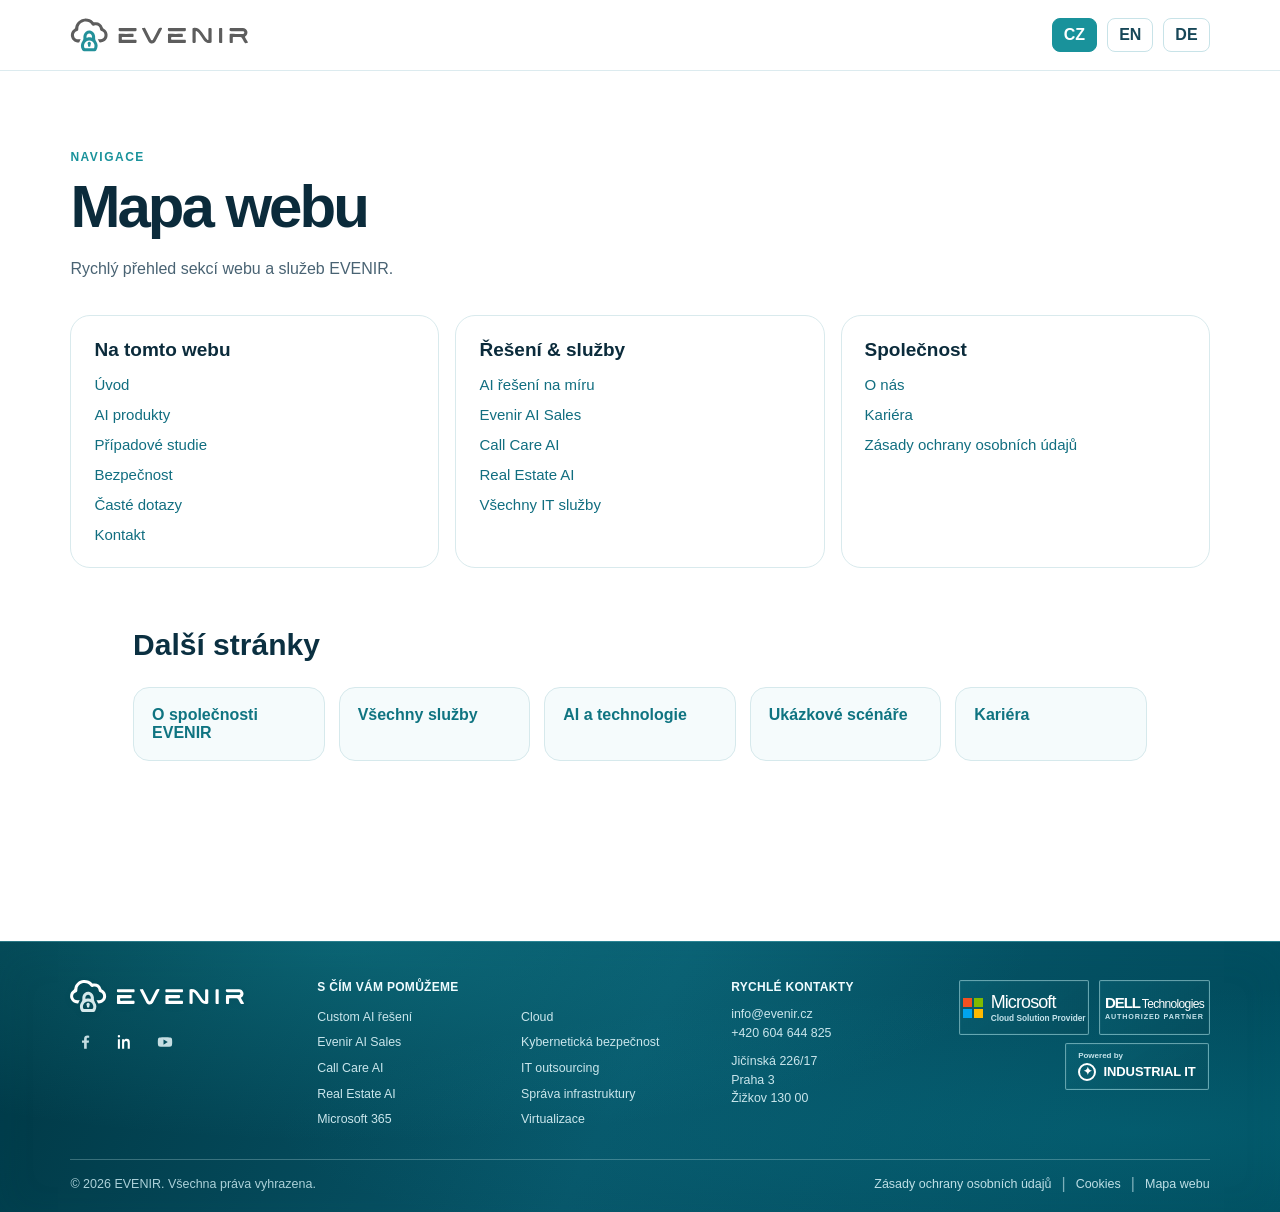
<file: sitemap.html>
<!DOCTYPE html>

<html lang="cs">
<head>
<meta charset="utf-8"/><script src="language-boot.js"></script><meta content="width=device-width,initial-scale=1" name="viewport"/>
<meta content="#f1f8fa" name="theme-color"/><title>EVENIR — Mapa webu</title>
<link href="assets/evenir-logo.svg" rel="icon" type="image/svg+xml"/>
<link href="styles.css" rel="stylesheet"/>
<style>
.map-header{background:#fff;border-bottom:1px solid #dcebef;padding:17px 0}
.map-header__inner{display:flex;justify-content:space-between;align-items:center;gap:16px;flex-wrap:wrap}
.map-header img{width:185px;height:auto}.map-langs{display:flex;gap:10px}.map-langs button{border:1px solid #c8e3e8;color:#174758;border-radius:8px;padding:7px 11px;background:#fff;font-weight:750}
.map-langs button[aria-pressed=true]{color:#fff;background:#19929b;border-color:#19929b}
.map-main{padding:76px 0 100px;min-height:54vh}.map-main h1{font-size:clamp(32px,5vw,60px);letter-spacing:-.05em;line-height:1;margin:12px 0 20px}
.map-main p{max-width:640px;color:#496373;line-height:1.55;margin-bottom:34px}
.map-grid{display:grid;grid-template-columns:repeat(3,minmax(0,1fr));gap:16px}.map-group{border:1px solid #d9eaed;background:#fff;border-radius:20px;padding:23px}
.map-group h2{font-size:19px;margin:0 0 15px}.map-group ul{list-style:none;padding:0;margin:0;display:grid;gap:12px}
.map-group a{color:#116e80;font-size:15px}.map-group a:hover{text-decoration:underline}
@media(max-width:790px){.map-grid{grid-template-columns:1fr}.map-main{padding:46px 0 64px}}
</style>
<script defer="" src="sitemap.js"></script>
<link href="v26.css" rel="stylesheet"/><link rel="stylesheet" href="v27.css"/></head>
<body>
<header class="map-header"><div class="site-container map-header__inner"><a href="index.html"><img alt="EVENIR" height="37" src="assets/evenir-logo.svg" width="185"/></a><div aria-label="Language" class="map-langs" role="group"><button data-map-lang="cs" type="button">CZ</button><button data-map-lang="en" type="button">EN</button><button data-map-lang="de" type="button">DE</button></div></div></header>
<main class="site-container map-main"><span class="section-eyebrow" data-map-i18n="eyebrow">NAVIGACE</span><h1 data-map-i18n="title">Mapa webu</h1><p data-map-i18n="intro">Rychlý přehled sekcí webu a služeb EVENIR.</p>
<div class="map-grid">
<section class="map-group"><h2 data-map-i18n="group1">Na tomto webu</h2><ul><li><a data-map-i18n="home" href="index.html">Úvod</a></li><li><a data-map-i18n="products" href="./index.html#ai-products-title">AI produkty</a></li><li><a data-map-i18n="cases" href="./index.html#case-studies">Případové studie</a></li><li><a data-map-i18n="security" href="./index.html#security">Bezpečnost</a></li><li><a data-map-i18n="faq" href="./index.html#faq">Časté dotazy</a></li><li><a data-map-i18n="contact" href="./index.html#contact">Kontakt</a></li></ul></section>
<section class="map-group"><h2 data-map-i18n="group2">Řešení &amp; služby</h2><ul><li><a data-map-i18n="custom" href="solutions.html">AI řešení na míru</a></li><li><a href="solutions.html#ai-products">Evenir AI Sales</a></li><li><a href="solutions.html#ai-products">Call Care AI</a></li><li><a href="solutions.html#ai-products">Real Estate AI</a></li><li><a data-map-i18n="services" href="services.html">Všechny IT služby</a></li></ul></section>
<section class="map-group"><h2 data-map-i18n="group3">Společnost</h2><ul><li><a data-map-i18n="about" href="about.html">O nás</a></li><li><a data-map-i18n="career" href="https://evenir.cz/kariera/">Kariéra</a></li><li><a data-map-i18n="privacy" href="https://evenir.cz/ochrana-osobnich-udaju/">Zásady ochrany osobních údajů</a></li></ul></section>
</div><section class="v26-sitemap-extended site-container"><h2 data-map-i18n="extendedHead">Další stránky</h2><div class="v26-sitemap-grid"><a data-map-i18n="extendedAbout" href="about.html">O společnosti EVENIR</a><a data-map-i18n="extendedServices" href="services.html">Všechny služby</a><a data-map-i18n="extendedSolutions" href="solutions.html">AI a technologie</a><a data-map-i18n="extendedCases" href="case-studies.html">Ukázkové scénáře</a><a data-map-i18n="extendedCareers" href="careers.html">Kariéra</a></div></section></main>
<!-- PHASE 08 · Corporate footer. No external fonts, scripts or logo dependencies. -->
<footer aria-labelledby="e-footer-services-title" class="e-footer" id="site-footer">
<div aria-hidden="true" class="e-footer__light"></div>
<div class="site-container e-footer__container">
<div class="e-footer__main">
<div class="e-footer__identity">
<a aria-label="EVENIR — home" class="e-footer__brand" data-footer-aria="homeAria" href="index.html">
<img alt="EVENIR" decoding="async" height="48" src="assets/evenir-footer-white.svg" width="240"/>
</a>
<div aria-label="Social networks" class="e-footer__social" data-footer-aria="socialAria">
<!-- Facebook/YouTube icons are reference placeholders until their verified business URLs are supplied. -->
<span aria-label="Facebook profile URL pending" class="e-footer__social-icon e-footer__social-icon--pending" data-footer-aria="facebookPending" role="img" title="Facebook profile URL pending">
<svg aria-hidden="true" viewbox="0 0 24 24"><path d="M14.3 21v-8h2.7l.4-3.1h-3.1V7.9c0-.9.3-1.5 1.6-1.5h1.7V3.6a23 23 0 0 0-2.5-.2c-2.5 0-4.3 1.5-4.3 4.4v2.1H8V13h2.8v8z" fill="currentColor"></path></svg>
</span>
<a aria-label="EVENIR on LinkedIn" class="e-footer__social-icon" href="https://www.linkedin.com/company/the-evenir/" rel="noopener noreferrer" target="_blank" title="LinkedIn">
<svg aria-hidden="true" viewbox="0 0 24 24"><path d="M5.2 8.2H2.5V21h2.7zM3.9 2.7a1.6 1.6 0 1 0 0 3.2 1.6 1.6 0 0 0 0-3.2zM8.1 8.2V21h2.8v-7c0-1.8.3-3.5 2.5-3.5s2.2 2 2.2 3.6V21h2.8v-7.7c0-3.6-.8-5.5-4.3-5.5-1.7 0-2.8.9-3.3 1.8h-.1V8.2z" fill="currentColor"></path></svg>
</a>
<span aria-label="YouTube channel URL pending" class="e-footer__social-icon e-footer__social-icon--pending" data-footer-aria="youtubePending" role="img" title="YouTube channel URL pending">
<svg aria-hidden="true" viewbox="0 0 24 24"><path d="M21.3 8.1c-.2-1.2-.9-2-2.1-2.2-1.7-.2-4.6-.3-7.2-.3s-5.5.1-7.2.3c-1.2.2-1.9 1-2.1 2.2-.2 1.3-.3 2.6-.3 3.9s.1 2.7.3 4c.2 1.2.9 2 2.1 2.1 1.7.3 4.6.3 7.2.3s5.5 0 7.2-.3c1.2-.1 1.9-.9 2.1-2.1.2-1.3.3-2.7.3-4s-.1-2.6-.3-3.9ZM10 15.5v-7l5.7 3.5z" fill="currentColor"></path></svg>
</span>
</div>
</div>
<nav aria-labelledby="e-footer-services-title" class="e-footer__services">
<h2 class="e-footer__heading" data-footer-i18n="servicesHeading" id="e-footer-services-title">S ČÍM VÁM POMŮŽEME</h2>
<div class="e-footer__service-cols">
<ul class="e-footer__links">
<li><a data-footer-i18n="customAI" href="solutions.html">Custom AI řešení</a></li>
<li><a href="solutions.html#ai-products">Evenir AI Sales</a></li>
<li><a href="solutions.html#ai-products">Call Care AI</a></li>
<li><a href="solutions.html#ai-products">Real Estate AI</a></li>
<li><a href="services.html">Microsoft 365</a></li>
</ul>
<ul class="e-footer__links">
<li><a data-footer-i18n="cloud" href="services.html">Cloud</a></li>
<li><a data-footer-i18n="cyber" href="services.html">Kybernetická bezpečnost</a></li>
<li><a data-footer-i18n="outsource" href="services.html">IT outsourcing</a></li>
<li><a data-footer-i18n="infrastructure" href="https://evenir.cz/sprava-infrastruktury/">Správa infrastruktury</a></li>
<li><a data-footer-i18n="virtualization" href="services.html">Virtualizace</a></li>
</ul>
</div>
</nav>
<div class="e-footer__contact">
<h2 class="e-footer__heading" data-footer-i18n="contactHeading">RYCHLÉ KONTAKTY</h2>
<a href="mailto:info@evenir.cz">info@evenir.cz</a>
<a href="tel:+420604644825">+420 604 644 825</a>
<address>
<span>Jičínská 226/17</span>
<span data-footer-i18n="city">Praha 3</span>
<span data-footer-i18n="district">Žižkov 130 00</span>
</address>
</div>
<div aria-label="Partner badges" class="e-footer__partners" data-footer-aria="badgesAria">
<div class="e-footer__badges-top">
<div aria-label="Microsoft Cloud Solution Provider" class="e-footer__partner-badge e-footer__partner-badge--microsoft" role="img">
<span aria-hidden="true" class="e-footer__ms-squares"><b></b><b></b><b></b><b></b></span>
<span class="e-footer__partner-text"><strong>Microsoft</strong><small>Cloud Solution Provider</small></span>
</div>
<div aria-label="Dell Technologies Authorized Partner" class="e-footer__partner-badge e-footer__partner-badge--dell" role="img">
<span class="e-footer__partner-text"><strong>DELL<span class="e-footer__dell-tech">Technologies</span></strong><small>AUTHORIZED PARTNER</small></span>
</div>
</div>
<div aria-label="Powered by Industrial IT" class="e-footer__partner-badge e-footer__partner-badge--industrial" role="img">
<span class="e-footer__partner-text"><small>Powered by</small><strong><span aria-hidden="true" class="e-footer__industrial-mark">✦</span> INDUSTRIAL IT</strong></span>
</div>
</div>
</div>
<div class="e-footer__bottom">
<p class="e-footer__copyright">© <span data-footer-year="">2026</span> EVENIR. <span data-footer-i18n="rights">Všechna práva vyhrazena.</span></p>
<nav aria-label="Legal links" class="e-footer__legal" data-footer-aria="legalAria">
<a data-footer-i18n="privacy" href="https://evenir.cz/ochrana-osobnich-udaju/" rel="noopener noreferrer" target="_blank">Zásady ochrany osobních údajů</a>
<span aria-hidden="true" class="e-footer__dot">|</span>
<button class="e-footer__text-button" data-footer-cookies="" data-footer-i18n="cookies" type="button">Cookies</button>
<span aria-hidden="true" class="e-footer__dot">|</span>
<a data-footer-i18n="sitemap" href="./sitemap.html">Mapa webu</a>
</nav>
</div>
</div>
</footer>
<dialog aria-labelledby="e-footer-cookie-title" class="e-cookie-dialog" id="e-footer-cookie-dialog">
<div class="e-cookie-dialog__top">
<h2 data-footer-i18n="cookieTitle" id="e-footer-cookie-title">Cookies a soukromí</h2>
<button aria-label="Close" class="e-cookie-dialog__close" data-footer-cookie-close="" type="button">×</button>
</div>
<p data-footer-i18n="cookieText">Tento statický náhled nepoužívá analytické ani reklamní cookies. Vybraný jazyk si pro vaše pohodlí ukládá jen lokálně v prohlížeči.</p>
<div class="e-cookie-dialog__status"><span aria-hidden="true" class="e-cookie-dialog__status-dot"></span><span data-footer-i18n="cookieStatus">Žádné volitelné cookies nejsou aktivní.</span></div>
<button class="e-cookie-dialog__action" data-footer-cookie-close="" data-footer-i18n="cookieClose" type="button">Rozumím</button>
</dialog>
<script defer="" src="footer.js"></script>
</body></html>
</file>
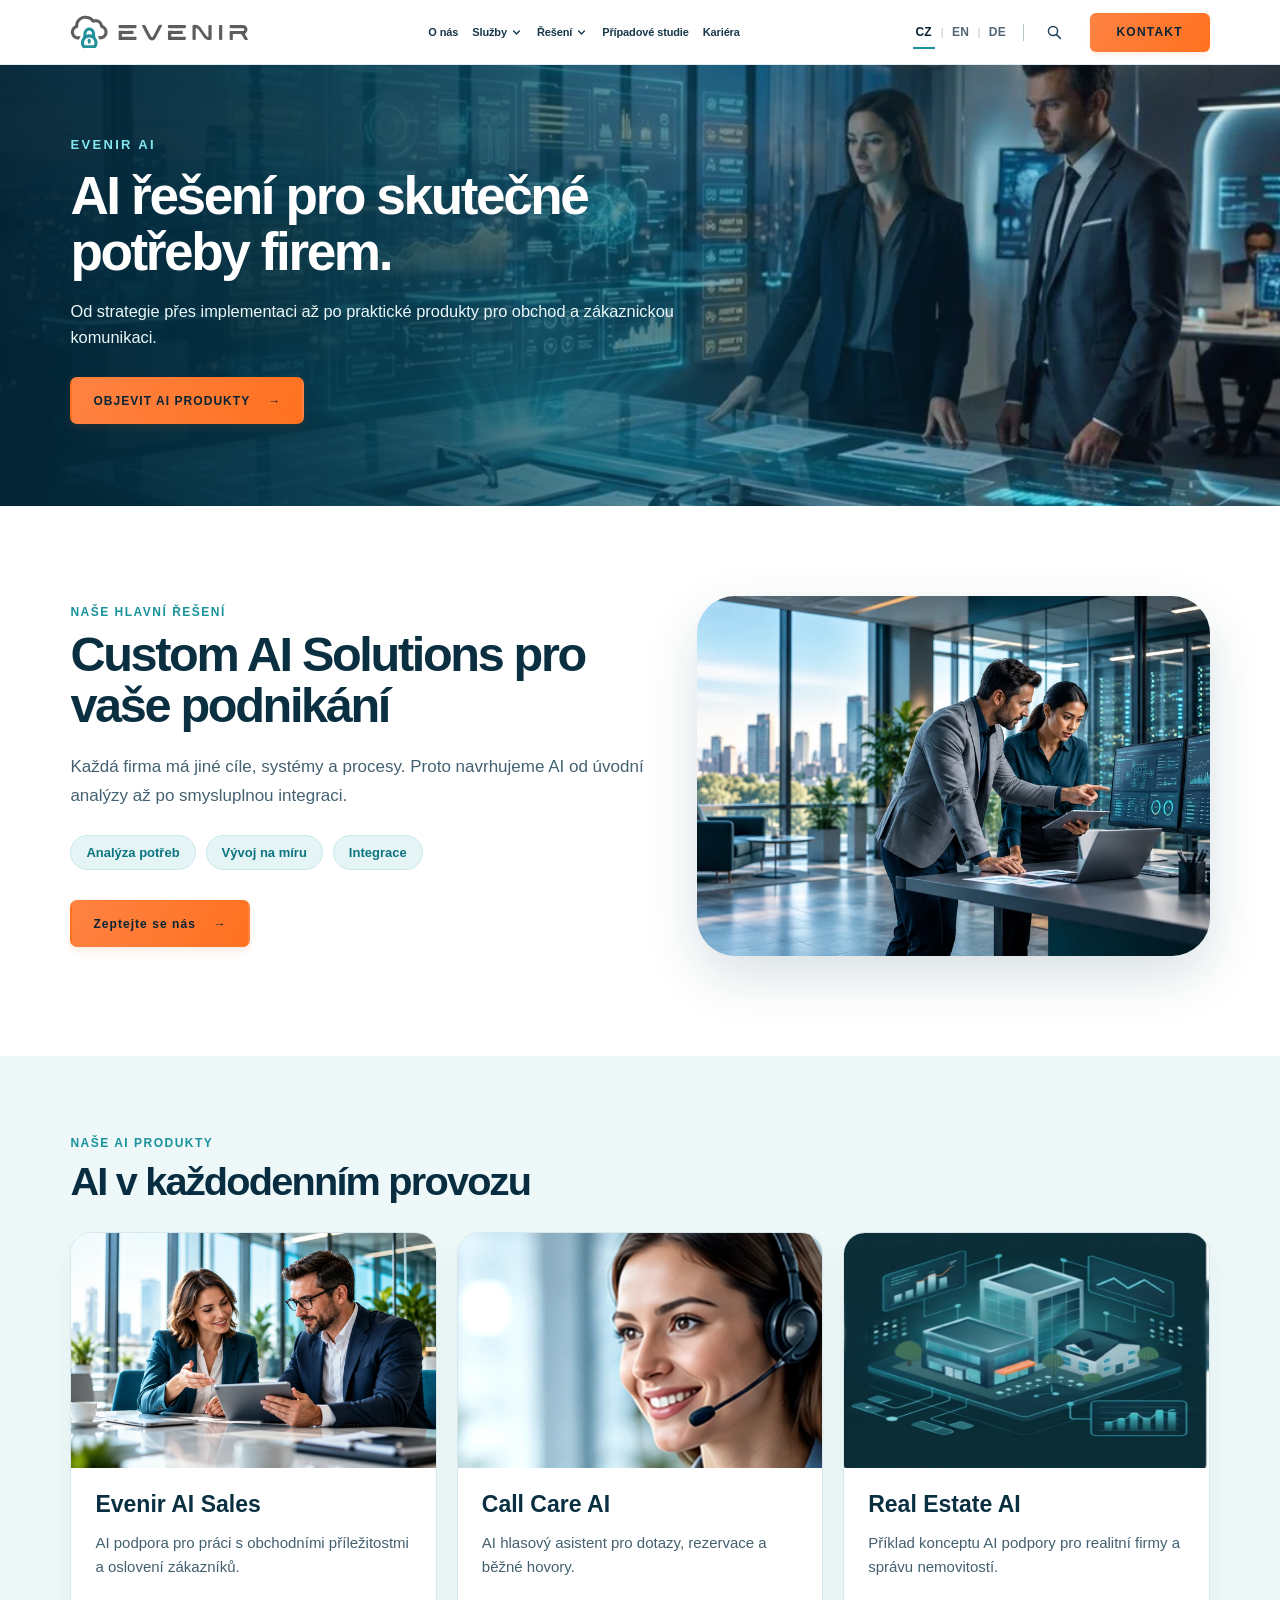
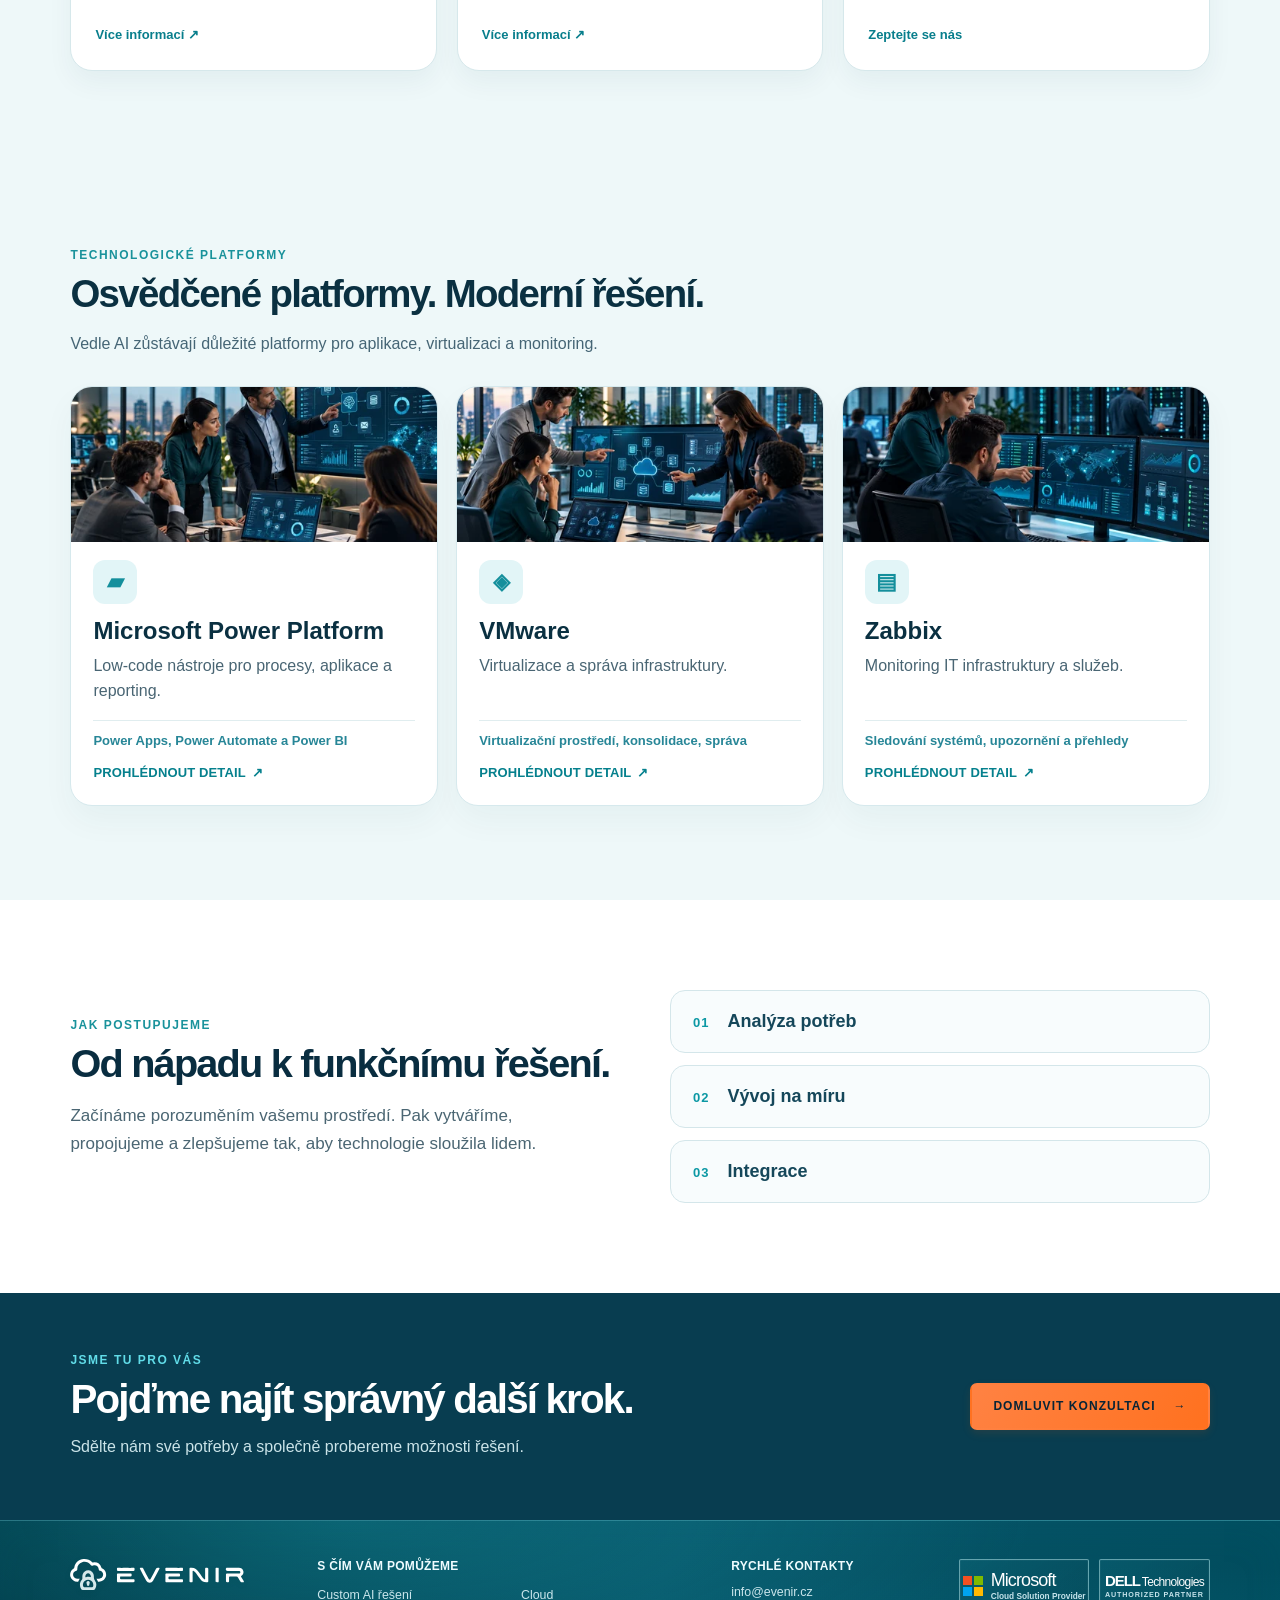
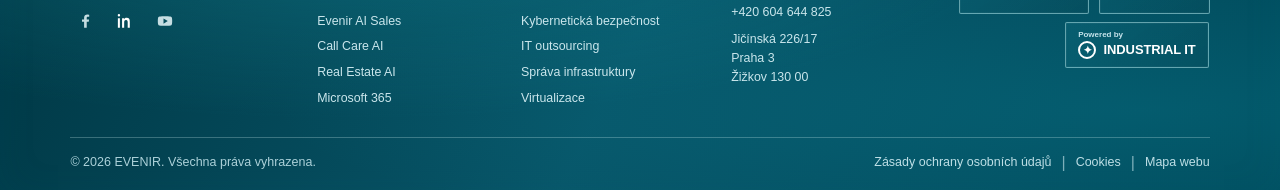
<file: solutions.html>
<!DOCTYPE html>

<html lang="cs"><head><meta charset="utf-8"/><script src="language-boot.js"></script><meta content="width=device-width,initial-scale=1" name="viewport"/><meta content="#D5E9EB" name="theme-color"/><meta content="AI řešení EVENIR pro strategii, vývoj, integraci a každodenní provoz." name="description"/><title>EVENIR — AI řešení</title><link href="assets/evenir-logo.svg" rel="icon" type="image/svg+xml"/><link href="styles.css" rel="stylesheet"/><link href="inner-pages.css" rel="stylesheet"/><script defer="" src="inner-pages.js"></script><script defer="" src="footer.js"></script><link href="v26.css" rel="stylesheet"/><script defer="" src="v26-data.js"></script><script defer="" src="v26.js"></script><link href="v27.css" rel="stylesheet"/></head><body data-inner-page="solutions"><a class="skip-link" data-inner="skip" href="#main-content">Přeskočit na obsah</a><header class="site-header" id="top">
<div class="site-header__inner site-container">
<a aria-label="EVENIR — úvodní stránka" class="brand" data-i18n-aria-label="brandHome" href="index.html">
<img alt="EVENIR" decoding="async" height="36" src="assets/evenir-logo.svg" width="183"/>
</a>
<nav aria-label="Hlavní navigace" class="desktop-nav" data-i18n-aria-label="mainNavLabel">
<a class="nav-link" data-i18n="navAbout" href="about.html">O nás</a>
<div class="nav-menu" data-menu="services">
<button aria-controls="services-dropdown" aria-expanded="false" class="nav-link nav-link--trigger" type="button">
<span data-i18n="navServices">Služby</span>
<svg aria-hidden="true" viewbox="0 0 16 16"><path d="m4.5 6.25 3.5 3.5 3.5-3.5"></path></svg>
</button>
<div class="nav-dropdown" hidden="" id="services-dropdown">
<span class="nav-dropdown__label" data-i18n="menuServicesTitle">Naše služby</span>
<a data-i18n="menuAllServices" href="services.html">Všechny služby</a>
<a data-i18n="menuAiServices" href="solutions.html">AI řešení</a>
<a data-i18n="menuInfrastructure" href="services.html">IT infrastruktura a cloud</a>
<a data-i18n="menuSecurity" href="services.html">Kybernetická bezpečnost</a>
</div>
</div>
<div class="nav-menu" data-menu="solutions">
<button aria-controls="solutions-dropdown" aria-expanded="false" class="nav-link nav-link--trigger" type="button">
<span data-i18n="navSolutions">Řešení</span>
<svg aria-hidden="true" viewbox="0 0 16 16"><path d="m4.5 6.25 3.5 3.5 3.5-3.5"></path></svg>
</button>
<div class="nav-dropdown" hidden="" id="solutions-dropdown">
<span class="nav-dropdown__label" data-i18n="menuSolutionsTitle">AI pro firmy</span>
<a data-i18n="menuCustomAI" href="solutions.html">AI řešení na míru</a>
<a data-i18n="salesCardTitle" href="solutions.html#ai-products">Evenir AI Sales – AI pro obchod</a>
<a data-i18n="callCardTitle" href="solutions.html#ai-products">Call Care AI – Péče o zákazníky</a>
<a href="solutions.html#ai-products">Real Estate AI</a>
</div>
</div>
<button class="nav-link nav-link--text" data-i18n="navCases" data-open-cases="" type="button">Případové studie</button>
<a class="nav-link" data-i18n="navCareers" href="careers.html">Kariéra</a>
</nav>
<div class="header-actions">
<div aria-label="Jazyk webu" class="language-switch" data-i18n-aria-label="languageLabel" role="group">
<button aria-pressed="true" class="language-switch__option is-active" data-lang="cs" type="button">CZ</button>
<span aria-hidden="true" class="language-switch__divider">|</span>
<button aria-pressed="false" class="language-switch__option" data-lang="en" type="button">EN</button>
<span aria-hidden="true" class="language-switch__divider">|</span>
<button aria-pressed="false" class="language-switch__option" data-lang="de" type="button">DE</button>
</div>
<span aria-hidden="true" class="header-actions__separator"></span>
<button aria-expanded="false" aria-label="Search" class="header-search" data-search-toggle="" title="Search" type="button">
<svg aria-hidden="true" viewbox="0 0 24 24"><circle cx="10.7" cy="10.7" r="6.1"></circle><path d="m15.5 15.5 5 5"></path></svg>
</button>
<a class="header-contact" data-i18n="navContact" href="index.html#contact">KONTAKT</a>
<button aria-controls="mobile-navigation" aria-expanded="false" aria-label="Open menu" class="mobile-menu-toggle" data-mobile-toggle="" type="button">
<svg aria-hidden="true" class="mobile-menu-toggle__bars" viewbox="0 0 24 24"><path d="M4 7h16M4 12h16M4 17h16"></path></svg>
</button>
</div>
</div>
<form action="https://evenir.cz/" class="site-search" hidden="" id="site-search" role="search">
<label class="site-search__label" data-i18n="searchLabel" for="search-input">Hledat na webu EVENIR</label>
<div class="site-search__row">
<input data-i18n-placeholder="searchPlaceholder" id="search-input" name="s" placeholder="Hledat…" required="" type="search"/>
<button data-i18n="searchButton" type="submit">Hledat</button>
<button aria-label="Close search" class="site-search__close" data-search-close="" type="button">×</button>
</div>
</form>
<nav aria-label="Mobilní navigace" class="mobile-navigation" data-i18n-aria-label="mobileNavLabel" hidden="" id="mobile-navigation">
<a data-i18n="navAbout" href="about.html">O nás</a>
<a data-i18n="navServices" href="services.html">Služby</a>
<a data-i18n="navSolutions" href="solutions.html">Řešení</a>
<button data-i18n="navCases" data-open-cases="" type="button">Případové studie</button>
<a data-i18n="navCareers" href="careers.html">Kariéra</a>
<button data-i18n="searchButton" data-mobile-search="" type="button">Hledat</button>
<a data-i18n="navContact" href="index.html#contact">KONTAKT</a>
</nav>
</header><main id="main-content">
<section class="inner-hero inner-hero--solutions" style='--page-hero:url("assets/v27-analytics-hero-1000.webp");--page-hero-2x:url("assets/v27-analytics-hero-1800.webp")'><div class="site-container inner-hero__content"><p class="inner-eyebrow" data-inner="solutionsEyebrow">EVENIR AI</p><h1 data-inner="solutionsTitle">AI řešení pro skutečné potřeby firem.</h1><p data-inner="solutionsIntro">Od strategie přes implementaci až po praktické produkty pro obchod a zákaznickou komunikaci.</p><a class="button button--primary" href="#ai-products"><span data-inner="exploreAI">OBJEVIT AI PRODUKTY</span><span aria-hidden="true">→</span></a></div></section>
<section class="solutions-feature site-container"><div class="solutions-feature__copy"><p class="section-eyebrow" data-inner="flagEyebrow">NAŠE HLAVNÍ ŘEŠENÍ</p><h2 data-inner="flagTitle">Custom AI Solutions pro vaše podnikání</h2><p data-inner="flagDesc">Každá firma má jiné cíle, systémy a procesy. Proto navrhujeme AI od úvodní analýzy až po smysluplnou integraci.</p><div class="feature-pill-row"><span data-inner="flagA">Analýza potřeb</span><span data-inner="flagB">Vývoj na míru</span><span data-inner="flagC">Integrace</span></div><a class="button button--primary" href="index.html#contact"><span data-inner="request">Zeptejte se nás</span><span aria-hidden="true">→</span></a></div><div class="solutions-feature__art solutions-feature__art--photo"><img alt="" decoding="async" height="595" loading="lazy" sizes="(max-width:760px) 100vw, 48vw" src="assets/v27-consulting-960.webp" srcset="assets/v27-consulting-480.webp 480w, assets/v27-consulting-960.webp 960w" width="960"/></div></section>
<section class="inner-products" id="ai-products"><div class="site-container"><p class="section-eyebrow" data-inner="productsEyebrow">NAŠE AI PRODUKTY</p><h2 data-inner="productsTitle">AI v každodenním provozu</h2><div class="inner-products__grid"><article class="inner-product"><img alt="" decoding="async" height="853" loading="eager" src="assets/ai-sales-clean-1280.webp" width="1280"/><div><h3>Evenir AI Sales</h3><p data-inner="salesText">AI podpora pro práci s obchodními příležitostmi a oslovení zákazníků.</p><a data-inner="learn" href="product-detail.html?product=ai-sales">Více informací ↗</a></div></article><article class="inner-product"><img alt="" decoding="async" height="600" loading="eager" src="assets/call-care-clean-900.webp" width="900"/><div><h3>Call Care AI</h3><p data-inner="callText">AI hlasový asistent pro dotazy, rezervace a běžné hovory.</p><a data-inner="learn" href="product-detail.html?product=call-care">Více informací ↗</a></div></article><article class="inner-product"><img alt="" decoding="async" height="620" loading="eager" src="assets/case-card-v2-2.webp" width="900"/><div><h3>Real Estate AI</h3><p data-inner="realText">Příklad konceptu AI podpory pro realitní firmy a správu nemovitostí.</p><a data-inner="request" href="product-detail.html?product=real-estate">Zeptejte se nás</a></div></article></div></div></section>
<section class="v26-tech" id="technology-platforms"><div class="site-container"><div class="v26-head"><p class="section-eyebrow" data-v26="techEyebrow">TECHNOLOGICKÉ PLATFORMY</p><h2 data-v26="techTitle">Technologie, na kterých stavíme.</h2><p data-v26="techIntro">Vedle AI nabízíme také zavedené platformy pro automatizaci, virtualizaci a monitoring.</p></div><div class="v26-tech-grid"><article class="v26-tech-card v26-tech-card--photo"><div class="v27-platform-photo"><img alt="" decoding="async" height="595" loading="eager" sizes="(max-width:760px) 100vw, 33vw" src="assets/v27-architecture-480.webp" srcset="assets/v27-architecture-480.webp 480w, assets/v27-architecture-960.webp 960w" width="960"/></div><span aria-hidden="true" class="v26-tech-card__symbol">▰</span><h3 data-v26-tech-title="power-platform">Power Platform</h3><p data-v26-tech-desc="power-platform"></p><div class="v26-tech-card__stack" data-v26-tech-stack="power-platform"></div><a class="v26-inline-link" href="platform-detail.html?platform=power-platform"><span data-v26="viewDetails">DETAILY</span> <span aria-hidden="true">↗</span></a></article><article class="v26-tech-card v26-tech-card--photo"><div class="v27-platform-photo"><img alt="" decoding="async" height="595" loading="eager" sizes="(max-width:760px) 100vw, 33vw" src="assets/v27-cloud-480.webp" srcset="assets/v27-cloud-480.webp 480w, assets/v27-cloud-960.webp 960w" width="960"/></div><span aria-hidden="true" class="v26-tech-card__symbol">◈</span><h3 data-v26-tech-title="vmware">VMware</h3><p data-v26-tech-desc="vmware"></p><div class="v26-tech-card__stack" data-v26-tech-stack="vmware"></div><a class="v26-inline-link" href="platform-detail.html?platform=vmware"><span data-v26="viewDetails">DETAILY</span> <span aria-hidden="true">↗</span></a></article><article class="v26-tech-card v26-tech-card--photo"><div class="v27-platform-photo"><img alt="" decoding="async" height="595" loading="eager" sizes="(max-width:760px) 100vw, 33vw" src="assets/v27-monitoring-480.webp" srcset="assets/v27-monitoring-480.webp 480w, assets/v27-monitoring-960.webp 960w" width="960"/></div><span aria-hidden="true" class="v26-tech-card__symbol">▤</span><h3 data-v26-tech-title="zabbix">Zabbix</h3><p data-v26-tech-desc="zabbix"></p><div class="v26-tech-card__stack" data-v26-tech-stack="zabbix"></div><a class="v26-inline-link" href="platform-detail.html?platform=zabbix"><span data-v26="viewDetails">DETAILY</span> <span aria-hidden="true">↗</span></a></article></div></div></section><section class="solutions-method site-container"><div><p class="section-eyebrow" data-inner="methodEyebrow">JAK POSTUPUJEME</p><h2 data-inner="methodTitle">Od nápadu k funkčnímu řešení.</h2><p data-inner="methodDesc">Začínáme porozuměním vašemu prostředí. Pak vytváříme, propojujeme a zlepšujeme tak, aby technologie sloužila lidem.</p></div><div class="solutions-method__steps"><span data-inner="flagA">Analýza potřeb</span><span data-inner="flagB">Vývoj na míru</span><span data-inner="flagC">Integrace</span></div></section><section class="inner-cta"><div class="site-container inner-cta__grid"><div><p class="section-eyebrow" data-inner="ctaEyebrow">JSME TU PRO VÁS</p><h2 data-inner="ctaTitle">Pojďme najít správný další krok.</h2><p data-inner="ctaDesc">Sdělte nám své potřeby a společně probereme možnosti řešení.</p></div><a class="button button--primary" href="index.html#contact"><span data-inner="contactCTA">DOMLUVIT KONZULTACI</span><span aria-hidden="true">→</span></a></div></section></main><footer aria-labelledby="e-footer-services-title" class="e-footer" id="site-footer">
<div aria-hidden="true" class="e-footer__light"></div>
<div class="site-container e-footer__container">
<div class="e-footer__main">
<div class="e-footer__identity">
<a aria-label="EVENIR — home" class="e-footer__brand" data-footer-aria="homeAria" href="index.html">
<img alt="EVENIR" decoding="async" height="48" src="assets/evenir-footer-white.svg" width="240"/>
</a>
<div aria-label="Social networks" class="e-footer__social" data-footer-aria="socialAria">
<!-- Facebook/YouTube icons are reference placeholders until their verified business URLs are supplied. -->
<span aria-label="Facebook profile URL pending" class="e-footer__social-icon e-footer__social-icon--pending" data-footer-aria="facebookPending" role="img" title="Facebook profile URL pending">
<svg aria-hidden="true" viewbox="0 0 24 24"><path d="M14.3 21v-8h2.7l.4-3.1h-3.1V7.9c0-.9.3-1.5 1.6-1.5h1.7V3.6a23 23 0 0 0-2.5-.2c-2.5 0-4.3 1.5-4.3 4.4v2.1H8V13h2.8v8z" fill="currentColor"></path></svg>
</span>
<a aria-label="EVENIR on LinkedIn" class="e-footer__social-icon" href="https://www.linkedin.com/company/the-evenir/" rel="noopener noreferrer" target="_blank" title="LinkedIn">
<svg aria-hidden="true" viewbox="0 0 24 24"><path d="M5.2 8.2H2.5V21h2.7zM3.9 2.7a1.6 1.6 0 1 0 0 3.2 1.6 1.6 0 0 0 0-3.2zM8.1 8.2V21h2.8v-7c0-1.8.3-3.5 2.5-3.5s2.2 2 2.2 3.6V21h2.8v-7.7c0-3.6-.8-5.5-4.3-5.5-1.7 0-2.8.9-3.3 1.8h-.1V8.2z" fill="currentColor"></path></svg>
</a>
<span aria-label="YouTube channel URL pending" class="e-footer__social-icon e-footer__social-icon--pending" data-footer-aria="youtubePending" role="img" title="YouTube channel URL pending">
<svg aria-hidden="true" viewbox="0 0 24 24"><path d="M21.3 8.1c-.2-1.2-.9-2-2.1-2.2-1.7-.2-4.6-.3-7.2-.3s-5.5.1-7.2.3c-1.2.2-1.9 1-2.1 2.2-.2 1.3-.3 2.6-.3 3.9s.1 2.7.3 4c.2 1.2.9 2 2.1 2.1 1.7.3 4.6.3 7.2.3s5.5 0 7.2-.3c1.2-.1 1.9-.9 2.1-2.1.2-1.3.3-2.7.3-4s-.1-2.6-.3-3.9ZM10 15.5v-7l5.7 3.5z" fill="currentColor"></path></svg>
</span>
</div>
</div>
<nav aria-labelledby="e-footer-services-title" class="e-footer__services">
<h2 class="e-footer__heading" data-footer-i18n="servicesHeading" id="e-footer-services-title">S ČÍM VÁM POMŮŽEME</h2>
<div class="e-footer__service-cols">
<ul class="e-footer__links">
<li><a data-footer-i18n="customAI" href="solutions.html">Custom AI řešení</a></li>
<li><a href="solutions.html#ai-products">Evenir AI Sales</a></li>
<li><a href="solutions.html#ai-products">Call Care AI</a></li>
<li><a href="solutions.html#ai-products">Real Estate AI</a></li>
<li><a href="services.html">Microsoft 365</a></li>
</ul>
<ul class="e-footer__links">
<li><a data-footer-i18n="cloud" href="services.html">Cloud</a></li>
<li><a data-footer-i18n="cyber" href="services.html">Kybernetická bezpečnost</a></li>
<li><a data-footer-i18n="outsource" href="services.html">IT outsourcing</a></li>
<li><a data-footer-i18n="infrastructure" href="https://evenir.cz/sprava-infrastruktury/">Správa infrastruktury</a></li>
<li><a data-footer-i18n="virtualization" href="services.html">Virtualizace</a></li>
</ul>
</div>
</nav>
<div class="e-footer__contact">
<h2 class="e-footer__heading" data-footer-i18n="contactHeading">RYCHLÉ KONTAKTY</h2>
<a href="mailto:info@evenir.cz">info@evenir.cz</a>
<a href="tel:+420604644825">+420 604 644 825</a>
<address>
<span>Jičínská 226/17</span>
<span data-footer-i18n="city">Praha 3</span>
<span data-footer-i18n="district">Žižkov 130 00</span>
</address>
</div>
<div aria-label="Partner badges" class="e-footer__partners" data-footer-aria="badgesAria">
<div class="e-footer__badges-top">
<div aria-label="Microsoft Cloud Solution Provider" class="e-footer__partner-badge e-footer__partner-badge--microsoft" role="img">
<span aria-hidden="true" class="e-footer__ms-squares"><b></b><b></b><b></b><b></b></span>
<span class="e-footer__partner-text"><strong>Microsoft</strong><small>Cloud Solution Provider</small></span>
</div>
<div aria-label="Dell Technologies Authorized Partner" class="e-footer__partner-badge e-footer__partner-badge--dell" role="img">
<span class="e-footer__partner-text"><strong>DELL<span class="e-footer__dell-tech">Technologies</span></strong><small>AUTHORIZED PARTNER</small></span>
</div>
</div>
<div aria-label="Powered by Industrial IT" class="e-footer__partner-badge e-footer__partner-badge--industrial" role="img">
<span class="e-footer__partner-text"><small>Powered by</small><strong><span aria-hidden="true" class="e-footer__industrial-mark">✦</span> INDUSTRIAL IT</strong></span>
</div>
</div>
</div>
<div class="e-footer__bottom">
<p class="e-footer__copyright">© <span data-footer-year="">2026</span> EVENIR. <span data-footer-i18n="rights">Všechna práva vyhrazena.</span></p>
<nav aria-label="Legal links" class="e-footer__legal" data-footer-aria="legalAria">
<a data-footer-i18n="privacy" href="https://evenir.cz/ochrana-osobnich-udaju/" rel="noopener noreferrer" target="_blank">Zásady ochrany osobních údajů</a>
<span aria-hidden="true" class="e-footer__dot">|</span>
<button class="e-footer__text-button" data-footer-cookies="" data-footer-i18n="cookies" type="button">Cookies</button>
<span aria-hidden="true" class="e-footer__dot">|</span>
<a data-footer-i18n="sitemap" href="./sitemap.html">Mapa webu</a>
</nav>
</div>
</div>
</footer><dialog aria-labelledby="e-footer-cookie-title" class="e-cookie-dialog" id="e-footer-cookie-dialog">
<div class="e-cookie-dialog__top">
<h2 data-footer-i18n="cookieTitle" id="e-footer-cookie-title">Cookies a soukromí</h2>
<button aria-label="Close" class="e-cookie-dialog__close" data-footer-cookie-close="" type="button">×</button>
</div>
<p data-footer-i18n="cookieText">Tento statický náhled nepoužívá analytické ani reklamní cookies. Vybraný jazyk si pro vaše pohodlí ukládá jen lokálně v prohlížeči.</p>
<div class="e-cookie-dialog__status"><span aria-hidden="true" class="e-cookie-dialog__status-dot"></span><span data-footer-i18n="cookieStatus">Žádné volitelné cookies nejsou aktivní.</span></div>
<button class="e-cookie-dialog__action" data-footer-cookie-close="" data-footer-i18n="cookieClose" type="button">Rozumím</button>
</dialog></body></html>
</file>
<file: styles.css>
/* EVENIR • Phase 01 Header + Hero
   No framework, no CDN. All copy is managed via script.js dictionaries.
   Layout tokens below are ready to be reused in subsequent sections. */
:root{
  --brand-primary:#19929B; --brand-graphite:#5B5B5B; --brand-mist:#D5E9EB; --brand-orange:#FF8243;
  --navy:#0B2B3B; --navy-dark:#082436; --cyan:#108C9D;
  --surface:#fff; --radius-sm:6px; --radius-md:10px; --space-1:4px; --space-2:8px; --space-3:12px; --space-4:16px; --space-6:24px; --space-8:32px;
  --font-ui:"Arial", "Helvetica Neue", Helvetica, sans-serif;
  --font-display:"Arial", "Helvetica Neue", Helvetica, sans-serif;
  --container: min(84%, 1600px);
  color-scheme:light;
}
*,*::before,*::after{box-sizing:border-box}
html{scroll-behavior:smooth}
body{margin:0;color:var(--navy);font-family:var(--font-ui);font-size:16px;-webkit-font-smoothing:antialiased;background:#fff}
button,input{font:inherit}button{cursor:pointer}a{color:inherit;text-decoration:none}img,svg{display:block}img{max-width:100%}
button,a{-webkit-tap-highlight-color:transparent}
a:focus-visible,button:focus-visible,input:focus-visible{outline:3px solid #09a8c4;outline-offset:4px}
[hidden]{display:none!important}
.site-container{width:var(--container);margin-inline:auto}
.skip-link{position:fixed;z-index:1000;top:-80px;left:20px;background:white;padding:12px 22px;box-shadow:0 8px 30px #0002}
.skip-link:focus{top:12px}

/* Header: 64px on a 1440px reference canvas. */
.site-header{height:65px;position:relative;z-index:40;background:rgba(255,255,255,.97);border-bottom:1px solid rgba(175,205,213,.38)}
.site-header__inner{height:100%;display:flex;align-items:center;justify-content:space-between;gap:clamp(12px,1.3vw,30px)}
.brand{display:flex;align-items:center;justify-content:flex-start;flex:0 0 auto;margin-right:auto}
.brand img{width:185px;height:40px;object-fit:contain}
.desktop-nav{display:flex;align-items:center;gap:clamp(18px,2vw,33px);white-space:nowrap}
.nav-menu{position:relative}
.nav-link{border:0;background:none;padding:10px 0;color:#16364A;display:inline-flex;align-items:center;gap:3px;font-weight:700;font-size:clamp(11px,.79vw,13px);letter-spacing:-.012em;transition:color .2s ease}
.nav-link:hover,.nav-link[aria-expanded="true"]{color:var(--brand-primary)}
.nav-link--trigger>svg{width:13px;height:13px;fill:none;stroke:currentColor;stroke-width:1.7;stroke-linecap:round;stroke-linejoin:round;transition:transform .2s}
.nav-link--trigger[aria-expanded="true"]>svg{transform:rotate(180deg)}
.nav-dropdown{position:absolute;left:-20px;top:calc(100% + 8px);min-width:252px;padding:17px 10px 9px;background:rgba(255,255,255,.985);border:1px solid #e4eff2;border-radius:14px;box-shadow:0 22px 42px rgba(3,35,51,.15)}
.nav-dropdown__label{display:block;padding:0 12px 10px;color:#1493a4;font-size:10px;letter-spacing:2.3px;font-weight:800;text-transform:uppercase}
.nav-dropdown a{display:block;padding:12px;border-radius:7px;color:var(--navy);font-size:13px;font-weight:650;white-space:normal}
.nav-dropdown a:hover{background:#eaf6f8;color:var(--brand-primary)}
.header-actions{display:flex;align-items:center;gap:clamp(13px,1.15vw,20px);margin-left:auto}
.language-switch{display:flex;align-items:center;white-space:nowrap;gap:6px}
.language-switch__option{padding:4px 0;border:0;background:none;color:#536776;font-size:12px;font-weight:700;letter-spacing:.02em;transition:color .2s}
.language-switch__option:hover,.language-switch__option.is-active{color:var(--navy-dark)}
.language-switch__option.is-active{box-shadow:0 2px 0 var(--brand-primary)}
.language-switch__divider{font-size:11px;color:#b1c2c7}
.header-actions__separator{height:17px;border-left:1px solid #b8c7cc}
.header-search{width:26px;height:30px;border:0;background:transparent;display:grid;place-items:center;color:#23445a;transition:color .2s}
.header-search:hover{color:var(--brand-primary)}
.header-search svg{width:18px;height:18px;fill:none;stroke:currentColor;stroke-width:2;stroke-linecap:round}
.header-contact{margin-left:clamp(8px,3vw,48px);min-width:120px;height:39px;border-radius:6px;display:flex;align-items:center;justify-content:center;padding:0 18px;background:linear-gradient(135deg,#ff803e,#ff6a15);color:white;letter-spacing:1.2px;font-weight:800;font-stretch:condensed;font-size:12px;box-shadow:0 3px 5px #ff75221f;transition:transform .2s,box-shadow .2s}
.header-contact:hover,.button--primary:hover{transform:translateY(-2px);box-shadow:0 9px 24px #dc650c55}
.mobile-menu-toggle,.mobile-navigation{display:none}
.site-search{position:absolute;right:8%;top:calc(100% + 8px);max-width:440px;width:calc(100vw - 40px);padding:18px;background:white;border:1px solid #d6e8eb;border-radius:12px;box-shadow:0 15px 35px #002f3f22}
.site-search__label{display:block;font-size:12px;font-weight:800;letter-spacing:.05em;text-transform:uppercase;margin-bottom:10px}
.site-search__row{display:flex;gap:7px}
.site-search input{min-width:0;flex:1;border:1px solid #bed6dc;border-radius:6px;padding:11px}
.site-search__row>button[type="submit"]{border:0;border-radius:6px;background:var(--brand-primary);color:white;padding:0 13px;font-weight:700;font-size:12px}
.site-search__close{border:0;background:#e7f1f3;border-radius:6px;font-size:22px;padding:0 10px}

/* Hero: reference right image from user's crop, left editorial panel built in HTML. */
.hero{position:relative;isolation:isolate;height:clamp(460px,35vw,620px);min-height:460px;overflow:hidden;background:linear-gradient(110deg,#ecf8fb 0%,#f7fcfd 33%,#d6ebf0 66%,#c7e2e8 100%)}
.hero__ambient{position:absolute;inset:0 auto 0 0;width:61%;z-index:-1;pointer-events:none;background:
    radial-gradient(circle at 12% 26%,rgba(37,173,205,.12),transparent 32%),
    radial-gradient(circle at 19% 74%,rgba(27,146,155,.10),transparent 28%),
    linear-gradient(90deg,rgba(3,42,62,.74) 0%,rgba(4,51,73,.58) 26%,rgba(10,93,120,.28) 48%,rgba(255,255,255,0) 70%)}
.hero__visual{position:absolute;inset:0;z-index:-3;overflow:hidden}
.hero__visual picture{display:block;width:100%;height:100%}
.hero__visual img{width:100%;height:100%;object-fit:cover;object-position:center center}
.hero__visual:before{content:"";position:absolute;inset:0;z-index:1;pointer-events:none;background:linear-gradient(90deg,rgba(2,41,62,.74) 0%,rgba(4,55,78,.58) 21%,rgba(9,87,114,.34) 35%,rgba(16,125,159,.12) 50%,rgba(255,255,255,0) 67%)}
.hero__container{height:100%;position:relative;z-index:2}
.hero__content{max-width:min(46%,660px);padding-top:clamp(44px,4vw,76px)}
.hero__eyebrow{margin:0 0 20px;color:#1396A9;font-size:clamp(12px,1.04vw,16px);font-weight:800;letter-spacing:3.4px;line-height:1.3}
.hero__title{margin:0 0 20px;color:#ffffff;font-family:var(--font-display);font-size:clamp(40px,4vw,70px);font-weight:800;letter-spacing:-.05em;line-height:1.085;text-wrap:balance}
.hero__title-line{display:block;white-space:nowrap}
.hero__title em{font-style:normal;color:#42d7e7}
.hero__description{max-width:560px;color:rgba(238,249,252,.92);font-size:clamp(14px,1.245vw,19px);line-height:1.5;font-weight:500;letter-spacing:-.02em;margin:0 0 24px}
.hero__actions{display:flex;align-items:center;gap:18px;flex-wrap:wrap}
.button{display:inline-flex;align-items:center;justify-content:center;gap:18px;min-height:47px;padding:0 21px;border-radius:7px;border:2px solid transparent;font-size:12px;line-height:1.2;white-space:nowrap;font-weight:800;letter-spacing:1.05px;text-align:center;transition:transform .2s,box-shadow .2s,background .2s}
.button--primary{color:white;background:linear-gradient(125deg,#ff863c,#ff6a13);box-shadow:0 4px 8px rgba(214,91,15,.12)}
.button svg{width:20px;height:20px;stroke:currentColor;stroke-width:2;fill:none;stroke-linecap:round;stroke-linejoin:round}
.button--outline{background:rgba(248,252,253,.14);border:2px solid rgba(120,218,232,.9);color:#eef9fc;backdrop-filter:blur(6px)}
.button--outline:hover{background:rgba(239,249,252,.24);transform:translateY(-2px)}

/* Floating white feature ribbon matches the overlapping white corner of the image. */
.hero-features-wrap{position:absolute;left:0;bottom:0;width:67.5%;height:68px;z-index:5;isolation:isolate}
.hero-features-wrap:before{content:"";position:absolute;inset:0;border-top-right-radius:74px 68px;background:rgba(255,255,255,.95);box-shadow:12px -6px 36px #bcdfe420}
.hero-features{position:relative;z-index:1;display:flex;gap:clamp(14px,2vw,35px);height:100%;align-items:center;justify-content:flex-start;margin-left:max(8%,calc((100vw - 1600px)/2));margin-right:0;width:max-content;max-width:calc(100% - 8%);padding-right:16px;list-style:none;padding-left:0}
.hero-features__item{display:flex;align-items:center;gap:9px;color:#214454;font-size:clamp(11px,.9vw,14px);font-weight:700;white-space:nowrap}
.feature-icon{width:25px;height:25px;color:#079cba;flex:0 0 auto}
.feature-icon svg{width:100%;height:100%;fill:none;stroke:currentColor;stroke-width:1.85;stroke-linecap:round;stroke-linejoin:round}

/* Logo row: original mark shapes are extracted from the supplied screenshot. */
.partners{height:96px;background:linear-gradient(180deg,#fafcfd 0%,#fff 100%);border-bottom:1px solid #edf4f5;overflow:hidden}
.partners__inner{height:100%;display:flex;align-items:center;gap:clamp(16px,2vw,35px)}
.partners__title{color:#1497a7;margin:0;min-width:150px;font-size:clamp(12px,.93vw,15px);font-weight:800;letter-spacing:1.3px;line-height:1.25}
.partners__list{display:flex;align-items:center;justify-content:space-between;gap:clamp(10px,2.3vw,40px);flex:1;min-width:0}
.partner-logo{display:grid;place-items:center;min-width:0;flex:1 1 0;opacity:.94}
.partner-logo img{display:block;width:auto;height:auto;max-height:49px;max-width:100%;object-fit:contain;filter:grayscale(1)}
.partner-logo--cvut img{max-height:53px}
.partner-logo--allianz img{max-height:47px}
.partner-logo--authority img{max-height:37px}
.partner-logo--volarik img{max-height:42px}
.partner-logo--dhl img{max-height:36px}
.partner-logo--hcl img{max-height:35px}
.partners__next{width:36px;height:36px;display:grid;place-items:center;border:1px solid #e4f0f3;color:#7699a3;background:#fff;border-radius:50%;flex:0 0 auto;box-shadow:0 2px 5px #244e6512}
.partners__next:hover{background:var(--brand-mist);color:var(--brand-primary)}
.partners__next svg{width:16px;height:16px;fill:none;stroke:currentColor;stroke-width:2;stroke-linecap:round;stroke-linejoin:round}
.phase-dialog{width:min(420px,calc(100vw - 40px));padding:36px 30px;border:1px solid #cee7ea;border-radius:16px;color:var(--navy);box-shadow:0 20px 60px #052c3f38}
.phase-dialog::backdrop{background:#042c3ea8;backdrop-filter:blur(4px)}
.phase-dialog__close{position:absolute;top:12px;right:14px;background:none;border:0;font-size:28px;color:var(--navy)}
.phase-dialog__eyebrow{font-size:11px;font-weight:800;letter-spacing:2px;color:var(--brand-primary)}
.phase-dialog h2{font-size:28px;line-height:1.15;margin:10px 0}
.phase-dialog p{font-size:15px;line-height:1.55;color:#4b6371;margin:0 0 23px}

@media(min-width:1650px){
  .hero__title{font-size:70px}.hero__description{font-size:19px}
}
@media(max-width:1300px){
  :root{--container:min(89%,1600px)}
  .desktop-nav{gap:14px}
  .header-contact{margin-left:10px}
  .hero-features{margin-left:5.5%;gap:13px}
  .hero__content{max-width:48%}
  .hero__title{font-size:clamp(37px,4.05vw,58px)}
  .partners__title{min-width:130px}
}
@media(max-width:1050px){
  .site-header{height:68px}
  .brand img{width:155px;height:36px}
  .desktop-nav{gap:12px}
  .nav-link{font-size:11px}
  .header-actions{gap:8px}
  .header-contact{min-width:96px;padding:0 13px;font-size:10px;margin-left:7px}
  .hero{height:470px}
  .hero__visual{width:100%}
  .hero__title{font-size:clamp(37px,4.1vw,46px)}
  .hero__description{font-size:14px;max-width:430px}
  .hero__content{padding-top:60px}
  .button{font-size:10px;min-height:43px;padding-inline:15px}
  .hero-features-wrap{width:75%}
  .hero-features__item{font-size:10px;gap:5px}
  .partners__list{gap:13px}
  .partners__title{min-width:108px;font-size:12px}
}
@media(max-width:820px){
  :root{--container:calc(100% - 48px)}
  .site-header{height:70px}
  .desktop-nav{display:none}
  .brand img{width:165px}
  .header-actions{gap:15px}
  .header-contact{margin-left:0;min-width:102px}
  .mobile-menu-toggle{display:grid;place-items:center;width:38px;height:39px;border:1px solid #d0e6ea;background:white;border-radius:7px;color:var(--navy)}
  .mobile-menu-toggle svg{width:23px;height:23px;fill:none;stroke:currentColor;stroke-width:2;stroke-linecap:round}
  .mobile-navigation:not([hidden]){display:flex;position:absolute;top:100%;left:0;right:0;flex-direction:column;gap:0;max-height:calc(100dvh - 70px);overflow:auto;background:white;padding:14px 24px 22px;box-shadow:0 14px 20px #0328391a}
  .mobile-navigation a,.mobile-navigation button{display:block;width:100%;background:none;border:0;border-bottom:1px solid #eaf3f5;text-align:left;padding:16px 8px;font-size:15px;font-weight:700;color:var(--navy)}
  .hero{height:auto;min-height:0;display:flex;flex-direction:column;overflow:hidden;padding-bottom:0;background:#0d4f63}
  .hero__ambient{width:100%;height:60%;z-index:-1}
  .hero__container{order:0;height:auto;flex:0 0 auto}
  .hero__content{max-width:700px;padding:54px 0 38px}
  .hero__eyebrow{font-size:12px;letter-spacing:2.4px;margin-bottom:19px;color:#8ae5ef}
  .hero__title{font-size:clamp(39px,6.4vw,59px);line-height:1.1;letter-spacing:-.045em;margin-bottom:16px}
  .hero__title-line{white-space:normal}
  .hero__description{font-size:16px;line-height:1.5;max-width:650px;margin-bottom:25px;color:rgba(238,249,252,.92)}
  .hero__visual{order:1;position:relative;z-index:0;right:auto;top:auto;width:100%;height:clamp(290px,52vw,430px);overflow:hidden}
  .hero__visual img{object-fit:cover;object-position:58% center}
  .hero__visual:before{background:linear-gradient(180deg,rgba(7,58,78,.85) 0%,rgba(7,58,78,.15) 28%,transparent 56%)}
  .hero-features-wrap{order:2;position:relative;width:100%;height:auto;min-height:80px;background:white}
  .hero-features-wrap:before{display:none}
  .hero-features{width:var(--container);max-width:unset;margin-inline:auto;display:grid;grid-template-columns:repeat(4,1fr);gap:12px;justify-content:space-between;padding:16px 0}
  .hero-features__item{font-size:11px;white-space:normal;gap:8px}
  .feature-icon{width:25px;height:25px}
  .partners{height:auto;min-height:108px}
  .partners__inner{padding-block:22px;gap:12px}
  .partners__title{min-width:100px;font-size:12px}
  .partners__list{overflow-x:auto;scrollbar-width:none;scroll-snap-type:x proximity;justify-content:flex-start;gap:15px}
  .partners__list::-webkit-scrollbar{display:none}
  .partner-logo{flex:0 0 98px;scroll-snap-align:start}
}
@media(max-width:560px){
  :root{--container:calc(100% - 36px)}
  .site-header{height:64px}
  .brand img{width:142px;height:32px}
  .header-actions{gap:10px}
  .language-switch{gap:3px}
  .language-switch__option{font-size:11px}
  .language-switch__divider{font-size:9px}
  .header-actions__separator,.header-search,.header-contact{display:none}
  .mobile-navigation:not([hidden]){max-height:calc(100dvh - 64px)}
  .hero__content{padding:39px 0 30px}
  .hero__eyebrow{font-size:10px;letter-spacing:1.9px;margin-bottom:19px;color:#8ae5ef}
  .hero__title{font-size:clamp(31px,8.7vw,46px);letter-spacing:-.055em;margin-bottom:16px;line-height:1.11;color:#fff}
  .hero__description{font-size:14px;line-height:1.54;margin-bottom:23px;color:rgba(238,249,252,.92)}
  .hero__actions{gap:10px}
  .button{font-size:10px;min-height:44px;padding-inline:12px;letter-spacing:.35px;gap:7px}
  .button svg{width:16px;height:16px}
  .hero__visual{height:260px}
  .hero-features{grid-template-columns:repeat(2,minmax(0,1fr));gap:18px 12px;padding:20px 0}
  .hero-features__item{font-size:12px}
  .feature-icon{width:27px;height:27px}
  .partners__inner{gap:8px;padding-block:16px}
  .partners__title{min-width:83px;font-size:10px;letter-spacing:.8px}
  .partner-logo{flex-basis:90px}
  .partner-logo img{max-height:33px}
  .partners__next{width:31px;height:31px}
}
@media(max-width:370px){
  .brand img{width:118px}
  .hero__title{font-size:31px}
  .button{font-size:9px}
  .header-actions{gap:6px}
  .hero__actions{gap:8px}
}
@media(prefers-reduced-motion:reduce){
  *,*::before,*::after{scroll-behavior:auto!important;animation-duration:.01ms!important;transition-duration:.01ms!important}
}

/* Longer German phrases have their own measured desktop typographic tuning;
   no overlap with the pinned feature ribbon or the background illustration. */
@media(min-width:821px){
  html[lang="de"] .hero__content{max-width:56%;padding-top:43px}
  html[lang="de"] .hero__eyebrow{margin-bottom:14px}
  html[lang="de"] .hero__title{font-size:clamp(42px,3.2vw,55px);margin-bottom:14px}
  html[lang="de"] .hero__description{font-size:clamp(13px,1.1vw,17px);line-height:1.4;max-width:585px;margin-bottom:18px}
}

/* ================================================================
   V2 refinements — photo sharpness, brand-colour marks, true marquee
   ================================================================ */
.hero{background:#0d4f63}
.hero__visual{left:0;right:0;width:100%;z-index:-2}
.hero__visual img{object-fit:cover;object-position:center center;width:100%;height:100%}
.hero__visual:before{background:linear-gradient(90deg,rgba(2,41,62,.82) 0%,rgba(3,49,71,.72) 18%,rgba(5,71,96,.52) 34%,rgba(10,101,129,.24) 48%,transparent 65%)}
.hero__ambient{z-index:-1;width:61%;opacity:1}
.hero__container{z-index:3}
.hero-hud{position:absolute;z-index:2;display:flex;align-items:center;gap:8px;padding:9px 12px;border:1px solid rgba(59,209,249,.7);border-radius:7px;background:linear-gradient(125deg,rgba(4,55,88,.67),rgba(3,69,111,.48));box-shadow:0 0 20px rgba(4,194,250,.19),inset 0 0 13px rgba(32,179,220,.16);backdrop-filter:blur(8px);color:#e8fdff;font-size:clamp(9px,.7vw,13px);font-weight:700;line-height:1.25;letter-spacing:.01em;text-shadow:0 2px 9px #012f4d;pointer-events:none}
.hero-hud__dot{width:7px;height:7px;flex:0 0 auto;background:#36e3fb;border-radius:50%;box-shadow:0 0 8px #49e8ff}
.hero-hud--analysis{left:51%;top:29%}
.hero-hud--automation{left:61%;top:9%}
.hero-hud--communication{left:52%;top:68%}
.hero-hud--growth{right:18%;top:70%}
/* Partner/logo strip. Native colour is never altered by CSS filters. */
.partners{background:#fff;height:106px}
.partners__inner{gap:22px}
.partners__title{min-width:172px;flex:0 0 172px}
.partners__viewport{position:relative;flex:1 1 auto;min-width:0;overflow:hidden;mask-image:linear-gradient(to right,transparent,#000 5%,#000 95%,transparent);touch-action:pan-y;cursor:grab;user-select:none}
.partners__viewport:active{cursor:grabbing}
.partners__track{display:flex;align-items:center;width:max-content;will-change:transform}
.partners__group{display:flex;align-items:center;gap:clamp(52px,5.5vw,106px);padding-right:clamp(52px,5.5vw,106px);flex:0 0 auto}
.partner-logo{display:flex;align-items:center;justify-content:center;flex:0 0 142px;opacity:1}
.partner-logo img{display:block;width:auto;height:auto;max-width:160px;max-height:52px;filter:none;object-fit:contain}
.partner-logo--cvut img{max-height:48px;max-width:106px}
.partner-logo--allianz img{max-width:142px;max-height:43px}
.partner-logo--czech-office img{max-width:120px;max-height:44px}
.partner-logo--volarik img{max-width:118px;max-height:52px}
.partner-logo--dhl img{max-width:108px;max-height:35px;border-radius:3px}
.partner-logo--hcltech img{max-width:138px;max-height:48px}
.partners__next{width:38px;height:38px}
@media(max-width:1300px){.partners__title{min-width:128px;flex-basis:128px}.partners__group{gap:56px;padding-right:56px}.partner-logo{flex-basis:125px}}
@media(max-width:1050px){.hero-hud{font-size:9px;padding:7px 8px}.hero-hud--growth{right:9%}.partners__title{min-width:110px;flex-basis:110px}}
@media(max-width:820px){
  .hero__visual{position:relative;left:auto;right:auto;order:1;width:100%;height:clamp(300px,55vw,450px);z-index:0}
  .hero__visual img{object-position:center center}
  .hero__visual:before{background:linear-gradient(180deg,#f3fafc 0%,transparent 20%,transparent 90%,rgba(2,47,68,.06))}
  .hero__ambient{opacity:.7}
  .hero-hud--analysis{left:19%;top:25%}
  .hero-hud--automation{left:45%;top:7%}
  .hero-hud--communication{left:21%;top:71%}
  .hero-hud--growth{right:7%;top:72%}
  .partners{min-height:102px;height:102px}
  .partners__inner{padding-block:10px}
  .partners__title{min-width:105px;flex-basis:105px}
  .partner-logo{flex-basis:118px}
  .partners__viewport{overflow:hidden}
}
@media(max-width:560px){
 .hero__visual{height:290px}
 .hero-hud{font-size:9px;max-width:145px;padding:7px;gap:5px}
 .hero-hud--analysis{left:9%;top:29%}
 .hero-hud--automation{left:34%;top:8%}
 .hero-hud--communication{left:9%;top:72%}
 .hero-hud--growth{right:3%;top:70%}
 .partners{height:90px;min-height:90px}
 .partners__title{min-width:80px;flex-basis:80px;font-size:10px}
 .partners__group{gap:25px;padding-right:25px}
 .partner-logo{flex-basis:110px}
 .partner-logo img{max-height:39px;max-width:105px}
 .partners__next{width:31px;height:31px}
}
@media(prefers-reduced-motion:reduce){.partners__track{will-change:auto}}

/* ================================================================
   PHASE 01 · V3 RESOLUTION / RESPONSIVE / LOCALE REFINEMENTS
   Brand HEX values and source logo files remain untouched.
   ================================================================ */
/* Refined, quiet hover states and keyboard focus rings. */
.header-contact,.button--primary{background:linear-gradient(120deg,#ff8243,#ff711f)}
.header-contact:hover,.button--primary:hover{filter:saturate(1.05);box-shadow:0 12px 26px rgba(195,77,10,.25)}
.button--outline:hover{box-shadow:0 9px 20px rgba(6,89,111,.11)}
.header-contact:active,.button:active{transform:translateY(0);box-shadow:none}
.language-switch__option{min-width:22px;min-height:30px}
.nav-link--text:focus-visible,.language-switch__option:focus-visible{border-radius:3px}
/* The two supporting labels are a quieter tier, so the image remains the focus. */
.hero-hud--micro{font-size:clamp(9px,.64vw,11px);font-weight:650;border-color:rgba(69,221,239,.47);background:linear-gradient(110deg,rgba(4,48,79,.58),rgba(11,92,119,.46));padding:7px 10px;opacity:.93}
.hero-hud--micro .hero-hud__dot{width:5px;height:5px}
.hero-hud--assistant{left:47.7%;top:54%}
.hero-hud--integration{left:71.5%;top:43%}
/* Translate labels, not burned-in image text. Reduce overlays on smaller screens. */
@media(max-width:1500px){
 .hero-hud--integration{left:70%;top:45%}
 .hero-hud--assistant{left:49%;top:54%}
}
@media(max-width:1250px){
 .hero-hud--micro{font-size:9px;padding:6px 8px}
 .hero-hud--integration{display:none}
 .hero-hud--assistant{left:52%;top:53%}
}
/* Workstation/laptop breakpoint: keep navigation uncluttered, not squeezed. */
@media(min-width:821px) and (max-width:1160px){
 .site-header{height:68px}
 .desktop-nav{display:none}
 .brand img{width:165px}
 .header-actions{gap:12px}
 .header-contact{margin-left:6px}
 .mobile-menu-toggle{display:grid;place-items:center;width:41px;height:41px;border:1px solid #d0e6ea;background:#fff;border-radius:7px;color:var(--navy)}
 .mobile-menu-toggle svg{width:23px;height:23px;fill:none;stroke:currentColor;stroke-width:2;stroke-linecap:round}
 .mobile-navigation:not([hidden]){display:flex;position:absolute;top:100%;left:0;right:0;flex-direction:column;gap:0;max-height:calc(100dvh - 68px);overflow:auto;background:#fff;padding:14px clamp(24px,6vw,72px) 22px;box-shadow:0 14px 20px #0328391a}
 .mobile-navigation a,.mobile-navigation button{display:block;width:100%;background:none;border:0;border-bottom:1px solid #eaf3f5;text-align:left;padding:16px 8px;font-size:15px;font-weight:700;color:var(--navy)}
}
/* Tablet / mobile typography is independently scaled; no clipped DE words. */
@media(max-width:820px){
 .hero-hud--micro{display:none}
 .hero__content{max-width:100%}
 .hero__title-line{overflow-wrap:normal;hyphens:auto}
 .hero__eyebrow{max-width:100%}
 .hero__visual img{object-position:50% 50%}
 .site-search{right:24px}
 html[lang="de"] .hero__title{font-size:clamp(35px,5.6vw,52px);line-height:1.1}
 html[lang="de"] .hero__description{font-size:clamp(14px,1.75vw,17px)}
 .partners__viewport{mask-image:linear-gradient(to right,transparent,#000 6%,#000 94%,transparent)}
}
@media(max-width:560px){
 .hero__title-line{white-space:normal}
 html[lang="de"] .hero__title{font-size:clamp(30px,8vw,41px);letter-spacing:-.05em}
 html[lang="de"] .hero__eyebrow{font-size:9.5px;letter-spacing:1.35px}
 .hero__actions{align-items:stretch}
 .button{min-height:44px}
 .partners__title{line-height:1.3}
 .partners__viewport{flex:1 1 auto}
 .hero-hud--automation{left:33%;top:7%}
 .hero-hud--analysis{left:9%;top:28%}
 .hero-hud--communication{left:9%;top:74%}
 .hero-hud--growth{right:2%;top:74%}
}
@media(max-width:420px){
 .hero__actions .button{font-size:clamp(9px,2.45vw,11px);letter-spacing:.15px;padding-inline:11px;gap:7px}
 .hero-hud{font-size:clamp(8px,2.2vw,9px)}
 .hero-hud--communication{top:69%}
 .hero-hud--growth{top:70%}
}
@media(max-width:350px){
 .brand img{width:114px}
 .hero__actions{flex-direction:column}
 .hero__actions .button{width:100%}
 .hero__title{font-size:30px}
 html[lang="de"] .hero__title{font-size:29px}
 .hero-hud--growth{right:2%;top:81%}
 .hero-hud--communication{top:70%}
}
/* The photo's desktop 1942px source and mobile 1242px source are size-selected
   with srcset. SVG logo/icons/text remain truly crisp at any pixel density.
   No claim of native 4K photo detail is made. */



/* Phase 02 base typography, spacing and semantic list elements. */
.section-eyebrow{margin:0 0 10px;font-size:12px;font-weight:800;letter-spacing:1.5px;text-transform:uppercase;color:#19929B}
.custom-ai__title{margin:0;font-weight:800;color:var(--navy)}
.custom-ai__title span{display:block}
.custom-ai__title-accent{color:#19929B}
.custom-ai__description{margin:0;color:#40566a}
.custom-ai__cta{width:max-content;max-width:100%}
.custom-ai__list{list-style:none;display:grid;margin:0;padding:0}
.custom-ai__list li{display:flex;align-items:flex-start;min-width:0;color:#173b51}
.list-check{position:relative;display:inline-flex;align-items:center;justify-content:center;border-radius:50%;background:#19929B;box-shadow:0 4px 12px rgba(25,146,155,.17)}
.list-check::before{content:'';width:8px;height:5px;border:2px solid #fff;border-right:none;border-top:none;transform:translateY(-1px) rotate(-45deg)}


/* ===========================================================
   PHASE 02 V5 — ORIGINAL USER IMAGE, NO REDUNDANT CARDS
   All interface copy including large embedded Czech headline labels
   switches to EN/DE via precisely aligned localization masks.
   =========================================================== */
.custom-ai {padding:clamp(26px,3.8vw,60px) 0 clamp(42px,5vw,82px);background:linear-gradient(165deg,#fff 0%,#fff 75%,#f5fbfc 100%)}
.custom-ai__container {display:grid;grid-template-columns:minmax(0,390px) minmax(0,1fr);gap:clamp(22px,3.1vw,55px);align-items:center}
.custom-ai__content{min-width:0;max-width:420px}
.custom-ai__title {max-width:420px;font-size:clamp(31px,2.75vw,51px);line-height:1.03;letter-spacing:-.048em;margin-bottom:14px}
.custom-ai__description {font-size:clamp(15px,1vw,18px);line-height:1.48;max-width:410px;margin-bottom:20px}
.custom-ai__cta{min-height:48px;padding-inline:18px;font-size:clamp(10px,.72vw,13px);margin-bottom:20px}
.custom-ai__list{gap:10px}.custom-ai__list li{font-size:clamp(13px,.95vw,16px);font-weight:560;line-height:1.3;gap:10px}
.list-check{width:20px;height:20px;flex:0 0 20px}

@media(max-width:1320px){
 .custom-ai__container{grid-template-columns:minmax(0,345px) minmax(0,1fr);gap:clamp(20px,3vw,45px)}
 .custom-ai__title{font-size:clamp(31px,3vw,44px)}
}
@media(max-width:1080px){
 .custom-ai__container{grid-template-columns:1fr;gap:24px}
 .custom-ai__content{max-width:760px}
 .custom-ai__title{max-width:760px}
 .custom-ai__description{max-width:720px}
}
@media(max-width:640px){
 .custom-ai{padding:28px 0 52px}
 .custom-ai__container{gap:23px}
 .custom-ai__title{font-size:clamp(30px,8vw,40px);max-width:100%}
 .custom-ai__description{font-size:15px}
 .custom-ai__cta{font-size:11px}
 .custom-ai__list li{font-size:14px}
}
@media(max-width:365px){
 .custom-ai__cta{font-size:10px;letter-spacing:0;padding-inline:11px}
}


/* ============================ PHASE 02 V7 ============================
   Right-side service catalogue. Original header, hero, partners and
   left Phase 2 copy intentionally untouched. Brand SVGs are not altered.
   Two wide AI service banners follow the photo-led reference; the six
   IT cards reuse the reference's outlined service-icon language.
   ============================================================== */
.solution-catalogue {min-width:0; display:grid; gap:13px; align-self:stretch}
.solution-catalogue__ai {display:grid; gap:12px; grid-template-columns:1fr}
.solution-banner {
  display:grid;grid-template-columns:minmax(0,59%) minmax(0,41%);position:relative;
  overflow:hidden;isolation:isolate;min-height:130px;
  background:#fff;border:1px solid #e0ecef;border-radius:17px;
  box-shadow:0 10px 26px rgba(20,67,85,.07);
  transition:transform .25s ease,box-shadow .25s ease,border-color .25s ease;
}
.solution-banner:hover {transform:translateY(-3px);box-shadow:0 15px 33px rgba(14,64,81,.16);border-color:#b0dce2}
.solution-banner__body {display:flex;gap:13px;align-items:flex-start;position:relative;z-index:2;padding:17px 14px 15px 18px;min-width:0}
.solution-banner__icon {flex:0 0 42px;width:42px;height:42px;display:grid;place-items:center;color:#0b94a4;border-radius:13px;background:#e9f8fa}
.solution-banner__icon svg {width:26px;height:26px;fill:none;stroke:currentColor;stroke-width:2;stroke-linejoin:round;stroke-linecap:round}
.solution-banner__copy {min-width:0;display:flex;flex-direction:column;align-items:flex-start;height:100%}
.solution-banner h3 {margin:0 0 5px;font-size:clamp(16px,1.03vw,19px);font-weight:800;line-height:1.1;color:var(--navy)}
.solution-banner p {margin:0 0 7px;font-size:clamp(12px,.79vw,14px);line-height:1.32;color:#536a79;max-width:300px}
.solution-banner__link {display:inline-flex;align-items:center;gap:7px;margin-top:auto;font-size:10px;font-weight:800;letter-spacing:.6px;color:#087e91}
.solution-banner__link>span:last-child{font-size:17px;line-height:10px;transition:transform .2s}
.solution-banner:hover .solution-banner__link>span:last-child{transform:translate(2px,-2px)}
.solution-banner__media {position:relative;isolation:isolate;overflow:hidden;background:#d3e9e9}
.solution-banner__media img {position:absolute;inset:0;width:100%;height:100%;object-fit:cover;object-position:48% 37%;filter:saturate(.98) contrast(1.02)}
.solution-banner__media--call img{object-position:41% 36%}
.solution-banner__media::before {content:'';position:absolute;inset:0;z-index:1;background:linear-gradient(90deg,#fff 0%,rgba(255,255,255,.06) 30%,rgba(7,55,72,.14) 100%);pointer-events:none}
.solution-banner__media-glow {position:absolute;z-index:2;right:12px;bottom:12px;width:60px;height:35px;border-radius:12px;background:rgba(255,255,255,.8);box-shadow:0 2px 14px rgba(9,99,135,.12);backdrop-filter:blur(7px)}
.solution-banner__media-glow::after {content:'';position:absolute;top:13px;left:15px;width:30px;height:10px;border-block:2px solid #19929b;opacity:.75;clip-path:polygon(0% 40%,15% 40%,15% 0%,35% 0%,35% 80%,55% 80%,55% 20%,75% 20%,75% 65%,100% 65%,100% 100%,0% 100%)}
.solution-catalogue__services {display:grid;grid-template-columns:repeat(3,minmax(0,1fr));gap:12px}
.solution-service {position:relative;min-height:139px;min-width:0;display:flex;flex-direction:column;align-items:center;justify-content:center;text-align:center;gap:6px;padding:15px 12px 16px;
  border:1px solid #e6eff1;border-radius:15px;background:linear-gradient(145deg,#fff,#fbfefe);
  box-shadow:0 7px 20px rgba(9,63,81,.06);transition:transform .24s ease,box-shadow .24s ease,border-color .24s ease}
.solution-service:hover {transform:translateY(-3px);border-color:#b4dee2;box-shadow:0 13px 25px rgba(10,66,85,.13)}
.solution-service__icon {display:grid;place-items:center;width:46px;height:46px;color:#16939d;margin-bottom:3px}
.solution-service__icon svg {display:block;width:42px;height:42px;fill:none;stroke:currentColor;stroke-width:1.9;stroke-linecap:round;stroke-linejoin:round}
.solution-service__title {font-size:clamp(13px,.95vw,16px);font-weight:800;line-height:1.17;color:var(--navy);overflow-wrap:anywhere}
.solution-service__sub {font-size:clamp(10px,.7vw,12px);line-height:1.24;color:#637785;max-width:100%;overflow-wrap:anywhere}
.solution-service__arrow {position:absolute;right:11px;top:9px;font-size:16px;font-weight:700;color:#47a0ab;opacity:0;transition:opacity .2s,transform .2s}
.solution-service:hover .solution-service__arrow,.solution-service:focus-visible .solution-service__arrow{opacity:1;transform:translate(2px,-2px)}
/* Original V6 left content retained; only right grid sizing is adjusted. */
@media (min-width:1081px){.custom-ai__container{grid-template-columns:minmax(0,360px) minmax(0,1fr);gap:clamp(26px,3vw,52px);align-items:center}}
@media (min-width:1600px){.solution-banner{min-height:149px}.solution-service{min-height:151px}.solution-banner__body{padding:22px}.solution-banner p{font-size:14px}}
@media (max-width:1320px) and (min-width:1081px){.custom-ai__container{grid-template-columns:minmax(0,315px) minmax(0,1fr);gap:25px}.solution-banner{min-height:143px}.solution-service{min-height:142px}}
@media (max-width:1080px){.solution-banner{min-height:154px}.solution-service{min-height:142px}}
@media (max-width:720px){
  .solution-catalogue{gap:10px}.solution-catalogue__ai{gap:10px}.solution-catalogue__services{grid-template-columns:repeat(2,minmax(0,1fr));gap:10px}
  .solution-banner{min-height:147px}.solution-banner__body{padding:14px;gap:9px}.solution-banner__icon{flex-basis:35px;width:35px;height:35px;border-radius:10px}.solution-banner__icon svg{width:22px;height:22px}
  .solution-banner h3{font-size:16px}.solution-banner p{font-size:12px}
  .solution-service{min-height:146px}.solution-service__title{font-size:14px}.solution-service__sub{font-size:11px}
}
@media (max-width:420px){
  .solution-banner{grid-template-columns:minmax(0,64%) minmax(0,36%);min-height:160px;border-radius:14px}
  .solution-banner__body{gap:7px;padding:13px 9px 12px}.solution-banner__icon{flex:0 0 30px;width:30px;height:30px}.solution-banner__icon svg{width:20px;height:20px}
  .solution-banner h3{font-size:14px}.solution-banner p{font-size:11px;line-height:1.3}.solution-banner__link{font-size:9px;letter-spacing:0}
  .solution-service{min-height:134px;padding:11px 7px}.solution-service__icon{width:40px;height:40px}.solution-service__icon svg{width:37px;height:37px}
}
@media(prefers-reduced-motion:reduce){.solution-banner,.solution-service,.solution-banner__link>span:last-child{transition:none}}

/* ================= V8: scoped service-card design polish ================ */
.custom-ai{background:radial-gradient(ellipse 60% 80% at 95% 94%,#f2fafb 0%,transparent 100%),#fff}
.solution-catalogue{gap:14px}
.solution-catalogue__ai{gap:12px}
.solution-banner{min-height:158px;border-radius:19px;border:1px solid #dcebed;box-shadow:0 10px 30px rgba(12,69,82,.075);transition:border-color .22s,box-shadow .22s,transform .22s}
.solution-banner:hover,.solution-banner:focus-visible{transform:translateY(-2px);border-color:#addbe0;box-shadow:0 18px 38px rgba(11,70,86,.13)}
.solution-banner__body{padding:20px 20px 18px 18px}
.solution-banner__icon{background:#e6f7f8;color:#128b99;border-radius:13px}
.solution-banner__media{background:#cbdfe4;overflow:hidden}
.solution-banner__media img{filter:none;object-position:52% 40%;transition:transform .45s}
.solution-banner--call .solution-banner__media img{object-position:53% 30%}
.solution-banner:hover .solution-banner__media img{transform:scale(1.025)}
.solution-banner__media::before{background:linear-gradient(90deg,#fff 0%,rgba(255,255,255,.34) 21%,transparent 62%),linear-gradient(0deg,rgba(7,46,57,.18),transparent 55%)}
.solution-banner__media-chip{position:absolute;z-index:3;bottom:11px;right:12px;border-radius:999px;padding:7px 11px;color:#07596c;background:rgba(255,255,255,.93);box-shadow:0 5px 15px rgba(8,57,76,.13);font-size:10px;font-weight:800;letter-spacing:.065em;white-space:nowrap;backdrop-filter:blur(8px)}
.solution-banner p{font-size:clamp(12px,.82vw,14px);line-height:1.39}
.solution-catalogue__services{gap:13px}
.solution-service{min-height:152px;padding:17px 10px 18px;border-radius:17px;border:1px solid #e1eced;gap:7px;background:linear-gradient(150deg,#fff,#fafdfd);box-shadow:0 9px 24px rgba(9,57,73,.06)}
.solution-service__icon{width:59px;height:59px;margin-bottom:5px;border-radius:17px;background:#e6f7f8;box-shadow:inset 0 0 0 1px rgba(25,146,155,.05);color:#15929a;transition:transform .22s,background .22s}
.solution-service__icon svg{width:32px;height:32px;stroke-width:2.1;fill:none;stroke-linecap:round;stroke-linejoin:round}
.solution-service__icon--outsource{background:#e9f7f8}
.solution-service__icon--infrastructure{background:#e4f3f8;color:#168b9d}
.solution-service__icon--cloud{background:#e7f7f8}
.solution-service__icon--microsoft{background:#fff1e8;color:#e87a39}
.solution-service__icon--cyber{background:#e5f5f4;color:#0d8b87}
.solution-service__icon--virtual{background:#e7f4f8;color:#197e9f}
.solution-service__title{font-size:clamp(13px,.91vw,15px);font-weight:800;line-height:1.2}
.solution-service__sub{line-height:1.36;font-size:clamp(10px,.69vw,12px)}
.solution-service:hover .solution-service__icon,.solution-service:focus-visible .solution-service__icon{transform:scale(1.065);background:#d5ebed}
.solution-service__arrow{right:11px;top:11px;border-radius:50%;width:22px;height:22px;display:grid;place-items:center;background:#edf8f9;opacity:.72;font-size:14px}
.solution-service:hover .solution-service__arrow,.solution-service:focus-visible .solution-service__arrow{opacity:1}
.solution-banner:focus-visible,.solution-service:focus-visible{outline:3px solid #19929b;outline-offset:3px}
html[lang='de'] .solution-banner p{font-size:12px}
html[lang='de'] .custom-ai__title{overflow-wrap:normal;hyphens:auto}
@media(max-width:720px){
  .solution-banner{min-height:158px}
  .solution-banner__body{padding:14px 12px}
  .solution-service{min-height:154px}
  .solution-service__icon{width:53px;height:53px;border-radius:15px}
  .solution-service__icon svg{width:29px;height:29px}
}
@media(max-width:420px){
  .solution-banner__media-chip{right:6px;bottom:7px;padding:5px 7px;font-size:8px;letter-spacing:0}
  .solution-service{min-height:156px;padding:13px 7px}
  .solution-service__title{font-size:12.5px}
  .solution-service__sub{font-size:10px}
}
@media(prefers-reduced-motion:reduce){.solution-banner,.solution-banner__media img,.solution-service__icon{transition:none!important}}

.solution-banner--call .solution-banner__media img{object-position:53% 60%}

/* Phase 2 V9: user-reference three-person Outsourcing glyph, existing palette unchanged. */
.solution-service__icon--outsource svg {width:43px;height:43px;stroke-width:initial;}
/* A short product name plus localized service qualifier must remain readable in CZ/EN/DE. */
.solution-banner h3 {overflow-wrap:break-word;text-wrap:pretty;font-size:clamp(14px,1vw,18px);line-height:1.14;}
.solution-banner__body {min-width:0;}
.solution-banner__copy {min-width:0;}
@media(max-width:720px) {
  .solution-service__icon--outsource svg {width:39px;height:39px;}
  .solution-banner h3 {font-size:clamp(12px,3.65vw,16px);line-height:1.14;}
}
@media(max-width:420px) {
  .solution-service__icon--outsource svg {width:36px;height:36px;}
  .solution-banner h3 {font-size:12.2px;}
}


/* =========================================================
   PHASE 2 · V10 final polish, isolated overrides
   Preserve approved hero layout, branding, typography and cards.
   ========================================================= */
/* Brand orange remains #FF8243; dark ink ensures readable CTA copy. */
.button--primary,
.header-contact{color:#082436;background:linear-gradient(120deg,#FF8243 0%,#FF711F 100%)}
.button--primary:hover,
.header-contact:hover{color:#082436;filter:brightness(1.04)}
.button--primary:focus-visible,
.header-contact:focus-visible{outline:3px solid #0B5362;outline-offset:4px}
/* Better legibility without changing card dimensions or graphic direction. */
.solution-banner p{font-size:clamp(13px,.85vw,14px);line-height:1.43;color:#3D596A}
.solution-banner__link{font-size:11px;letter-spacing:.35px;color:#086F80}
.solution-service__sub{font-size:clamp(11px,.76vw,12px);line-height:1.4;color:#4C6574}
.solution-service__title{line-height:1.24}
/* Reference icon retained: optically normalize the denser human group. */
.solution-service__icon--outsource svg{width:37px;height:37px}
/* Source photo is portrait; show the full vertical composition at
   native aspect ratio and softly fade the empty left margin into card. */
.solution-banner--call .solution-banner__media{
 background:linear-gradient(90deg,#EFF7F9 0%,#C9E2EA 50%,#B7D6E2 100%);
}
.solution-banner--call .solution-banner__media img{
 object-fit:contain;object-position:right center;transform:none;
}
.solution-banner--call:hover .solution-banner__media img{transform:none}
/* Trimmed originals keep exact colours / original contours. Optical
   scaling compensates for varying built-in raster padding. */
.partner-logo img{image-rendering:auto}
.partner-logo--cvut img{max-width:110px;max-height:48px}
.partner-logo--allianz img{max-width:135px;max-height:44px}
.partner-logo--czech-office img{max-width:115px;max-height:45px}
.partner-logo--volarik img{max-width:124px;max-height:51px}
.partner-logo--dhl img{max-width:104px;max-height:34px}
.partner-logo--hcltech img{max-width:142px;max-height:48px}
html[lang='de'] .custom-ai__cta{font-size:clamp(10px,.67vw,12px);letter-spacing:.25px}
@media(max-width:720px){
 .solution-banner p{font-size:12px;line-height:1.37}
 .solution-banner__link{font-size:10px}
 .solution-service__sub{font-size:11px}
 .solution-service__icon--outsource svg{width:34px;height:34px}
}
@media(max-width:420px){
 .solution-banner p{font-size:11.5px;line-height:1.34}
 .solution-banner__link{font-size:9.5px}
 .solution-service__sub{font-size:10.5px}
 .solution-service__icon--outsource svg{width:32px;height:32px}
 .custom-ai__cta{white-space:normal;line-height:1.35;text-wrap:balance}
}

/* Phase 03: AI products, use cases and integration ecosystem */
.ai-showcase{padding:42px 0 90px;background:linear-gradient(180deg,#f4fafb 0%,#f8fbfc 100%)}
.ai-showcase__shell{display:grid;gap:28px}
.ai-products,.ai-practice{background:#fff;border:1px solid #dfebee;border-radius:34px;padding:28px 28px 18px;box-shadow:0 18px 40px rgba(7,44,59,.05)}
.ai-products__grid{display:grid;grid-template-columns:repeat(4,minmax(0,1fr));gap:16px;margin-top:16px}
.product-card{background:#f7fbfc;border:1px solid #dfebee;border-radius:20px;overflow:hidden;display:flex;flex-direction:column;min-height:100%;transition:transform .24s ease, box-shadow .24s ease, border-color .24s ease}
.product-card:hover,.practice-card:hover,.solution-service:hover{transform:translateY(-3px);box-shadow:0 14px 28px rgba(11,43,59,.08);border-color:#c7dde1}
.product-card__image-wrap{position:relative;aspect-ratio:16/7;overflow:hidden;background:linear-gradient(135deg,#d9edf2,#f5fbfc)}
.product-card__image{width:100%;height:100%;object-fit:cover}
.product-card__badge{position:absolute;right:14px;bottom:12px;width:54px;height:54px;border-radius:16px;background:linear-gradient(140deg,#179db0,#1295a2);display:grid;place-items:center;box-shadow:0 14px 28px rgba(14,136,158,.22);color:#fff}
.product-card__badge svg,.product-card__plus svg{width:26px;height:26px;fill:none;stroke:currentColor;stroke-width:2.25;stroke-linecap:round;stroke-linejoin:round}
.product-card__body{padding:14px 16px 16px;display:flex;flex-direction:column;gap:8px;flex:1}
.product-card__body h3{margin:0;font-size:17px;line-height:1.22;font-weight:800;letter-spacing:-.02em;color:#10324a}
.product-card__body p{margin:0;color:#496172;font-size:13.5px;line-height:1.45;flex:1}
.product-card__link{display:inline-flex;align-items:center;gap:7px;color:#0d7f90;font-size:12px;font-weight:800;letter-spacing:.06em;text-transform:uppercase}
.product-card--more{background:linear-gradient(180deg,#fbfeff,#f5fbfc)}
.product-card__body--more{justify-content:flex-start;padding-top:20px}
.product-card__plus{width:68px;height:68px;border-radius:22px;border:1px solid #d3e7ea;background:#eef7f8;display:grid;place-items:center;color:#24485d;margin-bottom:4px}

.ai-practice{display:grid;grid-template-columns:minmax(220px,.9fr) minmax(0,1.7fr);align-items:start;gap:22px}
.practice-intro{padding:2px 4px 0 4px}
.practice-intro__title{margin:2px 0 14px;color:#0b2b3b;font-size:clamp(28px,3vw,54px);line-height:1.02;letter-spacing:-.05em}
.practice-intro__title span{display:block}
.practice-intro__text{margin:0 0 16px;max-width:285px;color:#4c6474;font-size:16px;line-height:1.5}
.practice-intro__link,.integration-copy__link{display:inline-flex;align-items:center;gap:8px;color:#0b7f91;font-size:13px;font-weight:800;letter-spacing:.07em;text-transform:uppercase}
.practice-grid{display:grid;grid-template-columns:repeat(4,minmax(0,1fr));gap:16px}
.practice-card{display:flex;flex-direction:column;border-radius:18px;overflow:hidden;border:1px solid #dfebee;background:#fff;min-height:100%;transition:transform .24s ease, box-shadow .24s ease, border-color .24s ease}
.practice-card__image{width:100%;aspect-ratio:4/2.2;object-fit:cover}
.practice-card__body{padding:12px 14px 14px;display:flex;flex-direction:column;gap:8px;flex:1}
.practice-card__icon{width:38px;height:38px;border-radius:12px;display:grid;place-items:center;background:#edf8f9;color:#1192a3;border:1px solid #d4e9ec}
.practice-card__icon svg{width:20px;height:20px;fill:none;stroke:currentColor;stroke-width:2;stroke-linecap:round;stroke-linejoin:round}
.practice-card__body h3{margin:0;color:#12354b;font-size:15px;line-height:1.18;font-weight:800;letter-spacing:-.02em}
.practice-card__body p{margin:0;color:#526978;font-size:13px;line-height:1.4}

.integration-band{display:grid;grid-template-columns:minmax(210px,.86fr) minmax(0,1.55fr) minmax(220px,.8fr);gap:24px;align-items:center;border-radius:30px;padding:28px;background:radial-gradient(circle at 50% 50%,rgba(54,205,255,.14),transparent 25%),linear-gradient(135deg,#032b3b 0%,#063d50 34%,#085a68 100%);color:#fff;box-shadow:0 24px 40px rgba(2,39,55,.15);position:relative;overflow:hidden}
.integration-band::before{content:"";position:absolute;inset:0;background:radial-gradient(circle at 50% 50%,rgba(29,214,255,.13),transparent 14%),radial-gradient(circle at 50% 50%,rgba(17,148,167,.24),transparent 38%);pointer-events:none}
.integration-copy,.integration-visual,.integration-benefits{position:relative;z-index:1}
.section-eyebrow--light{color:#49d6ea}
.integration-copy__title{margin:2px 0 12px;font-size:clamp(30px,2.55vw,52px);line-height:1.05;letter-spacing:-.05em;color:#fff}
.integration-copy__text{margin:0 0 18px;color:rgba(236,248,251,.88);font-size:16px;line-height:1.55;max-width:310px}
.integration-copy__link{color:#ffbb63}
.integration-visual{display:grid;grid-template-columns:minmax(0,1fr) 140px minmax(0,1fr);align-items:center;gap:12px;padding:10px 0}
.integration-column{display:grid;gap:12px}
.integration-node{position:relative;display:flex;align-items:center;justify-content:center;min-height:46px;padding:10px 12px;border-radius:14px;background:rgba(4,20,29,.32);border:1px solid rgba(96,228,255,.45);box-shadow:inset 0 0 0 1px rgba(255,255,255,.03),0 8px 20px rgba(0,0,0,.12);font-size:13px;font-weight:700;text-align:center;color:#edfaff}
.integration-node::after{content:"";position:absolute;top:50%;width:22px;height:2px;background:linear-gradient(90deg,rgba(96,228,255,.95),rgba(96,228,255,.2));transform:translateY(-50%)}
.integration-column--left .integration-node::after{right:-22px}
.integration-column--right .integration-node::after{left:-22px}
.integration-cloud{position:relative;width:164px;height:164px;border-radius:50%;margin-inline:auto;display:grid;place-items:center;background:url("assets/ai-brain-transparent.webp") center/92% auto no-repeat;border:none;box-shadow:none;filter:drop-shadow(0 0 18px rgba(80,241,255,.3))}
.integration-cloud::before,.integration-cloud::after{content:"";position:absolute;border-radius:50%;border:1px solid rgba(124,239,255,.25)}
.integration-cloud::before{inset:-14px}.integration-cloud::after{inset:-28px;border-style:dashed}
.integration-cloud__core{font-size:0;line-height:0;color:transparent;text-shadow:none}
.integration-benefits{background:rgba(8,41,55,.38);border:1px solid rgba(99,228,255,.35);border-radius:22px;padding:18px 18px 18px 20px;backdrop-filter:blur(2px)}
.integration-benefits__icon{width:44px;height:44px;border-radius:14px;display:grid;place-items:center;background:rgba(14,180,197,.16);border:1px solid rgba(113,236,255,.35);color:#79e9f8;margin-bottom:12px}
.integration-benefits__icon svg{width:22px;height:22px;fill:none;stroke:currentColor;stroke-width:2.15;stroke-linecap:round;stroke-linejoin:round}
.integration-benefits h3{margin:0 0 14px;font-size:23px;line-height:1.16;letter-spacing:-.04em}
.integration-benefits__list{list-style:none;padding:0;margin:0;display:grid;gap:10px}
.integration-benefits__list li{position:relative;padding-left:26px;color:#ecf7fb;font-size:14px;line-height:1.42}
.integration-benefits__list li::before{content:"";position:absolute;left:0;top:.45em;width:14px;height:14px;border-radius:50%;background:radial-gradient(circle at 35% 35%,#fff 0 20%, #61e3f2 21% 100%);box-shadow:0 0 10px rgba(97,227,242,.45)}

@media (max-width: 1260px){
  .ai-products__grid{grid-template-columns:repeat(2,minmax(0,1fr))}
  .ai-practice{grid-template-columns:1fr}
  .practice-intro__text{max-width:none}
  .practice-grid{grid-template-columns:repeat(2,minmax(0,1fr))}
  .integration-band{grid-template-columns:1fr;gap:22px}
  .integration-copy__text{max-width:none}
}
@media (max-width: 820px){
  .ai-showcase{padding:28px 0 64px}
  .ai-products,.ai-practice{padding:22px 18px 16px;border-radius:24px}
  .ai-products__grid,.practice-grid{grid-template-columns:1fr}
  .practice-intro__title{font-size:36px}
  .integration-band{padding:22px 18px;border-radius:24px}
  .integration-visual{grid-template-columns:1fr;gap:16px}
  .integration-cloud{order:-1;width:122px;height:122px}
  .integration-node::after{display:none}
}


/* ================================================================
   V12: Approved Phase 2 edit — Strategy & Consulting + Development
   All previous hero, service-grid and AI-product sections remain intact.
   ================================================================ */
.solution-banner--strategy .solution-banner__media img{object-fit:cover;object-position:58% 43%}
.solution-banner--strategy .solution-banner__media::before{background:linear-gradient(90deg,#fff 0%,rgba(255,255,255,.47) 20%,rgba(255,255,255,0) 65%)}
.solution-banner--development .solution-banner__media{background:#07455a}
.solution-banner--development .solution-banner__media::before{background:linear-gradient(90deg,#fff 0%,rgba(255,255,255,.72) 12%,rgba(255,255,255,0) 29%);z-index:3}
.solution-banner--development .solution-banner__media-chip{z-index:7}
.development-illustration{position:absolute;inset:0;overflow:hidden;background:radial-gradient(circle at 57% 50%,rgba(23,177,198,.43),transparent 39%),linear-gradient(120deg,#2c7c90 0%,#064e66 59%,#063d55 100%)}
.development-illustration__grid{position:absolute;inset:0;opacity:.4;background-image:linear-gradient(rgba(126,236,252,.13) 1px,transparent 1px),linear-gradient(90deg,rgba(126,236,252,.13) 1px,transparent 1px);background-size:30px 30px;mask-image:linear-gradient(90deg,transparent,#000 25%)}
.development-illustration__links{position:absolute;inset:0}
.development-illustration__links svg{width:100%;height:100%;fill:none;stroke:#71dff0;stroke-width:1.6;filter:drop-shadow(0 0 5px rgba(40,228,255,.8))}
.development-illustration__node{position:absolute;z-index:2;display:flex;justify-content:center;align-items:center;width:24%;height:30%;border:1px solid rgba(132,238,255,.78);background:rgba(5,53,72,.72);border-radius:10px;color:#f5fdff;font-size:clamp(9px,.64vw,12px);font-weight:800;letter-spacing:.02em;box-shadow:inset 0 0 12px rgba(75,208,229,.09),0 5px 14px rgba(0,19,36,.15)}
.development-illustration__node--data{top:9%;left:6%}
.development-illustration__node--crm{bottom:9%;left:6%}
.development-illustration__node--cloud{top:9%;right:6%}
.development-illustration__node--apps{bottom:9%;right:6%}
.development-illustration__core{position:absolute;z-index:4;left:50%;top:50%;transform:translate(-50%,-50%);width:34%;aspect-ratio:1.08;display:grid;place-items:center;border-radius:16px;background:url("assets/ai-brain-transparent.webp") center/92% auto no-repeat;border:none;box-shadow:0 0 22px rgba(80,241,255,.48);color:transparent;font-size:0;font-weight:900;letter-spacing:.02em}
.solution-banner--development .solution-banner__icon{color:#0a8a9b}
/* More room for naturally longer translated titles; preserve original card heights. */
.solution-banner--strategy h3,.solution-banner--development h3{font-size:clamp(14px,1vw,18px)}
.solution-banner--strategy .solution-banner__link,.solution-banner--development .solution-banner__link{white-space:normal}
@media (max-width:1080px){
 .solution-banner--strategy h3,.solution-banner--development h3{font-size:15px}
 .development-illustration__node{font-size:10px;border-radius:7px}
 .development-illustration__core{border-radius:11px}
}
@media (max-width:720px){
 .solution-banner--strategy .solution-banner__copy,.solution-banner--development .solution-banner__copy{justify-content:space-between}
 .solution-banner--strategy h3,.solution-banner--development h3{font-size:14px}
 .solution-banner--development .solution-banner__media::before{background:linear-gradient(90deg,#fff 0%,rgba(255,255,255,.2) 13%,transparent 36%)}
 .development-illustration__node{height:22%;width:29%;font-size:8px;padding:2px}
 .development-illustration__node--data,.development-illustration__node--cloud{top:16%}
 .development-illustration__node--crm,.development-illustration__node--apps{bottom:16%}
 .development-illustration__core{width:39%}
}
@media (max-width:420px){
 .solution-banner--strategy h3,.solution-banner--development h3{font-size:12.4px}
 .development-illustration__node{font-size:7px}
 .development-illustration__core{border-radius:9px}
}


/* ================================================================
   Phase 04 — Case studies: editorial feature strip + accessible carousel
   ================================================================ */
.case-studies{padding:0 0 74px;background:#f3fafb;scroll-margin-top:100px}
.case-studies__outer{display:grid;grid-template-columns:minmax(225px,.28fr) minmax(0,.72fr);align-items:stretch;gap:24px;padding:24px 24px 24px 30px;background:#fff;border:1px solid #deeaed;border-radius:0 0 34px 34px;box-shadow:0 19px 46px rgba(10,47,64,.045);min-width:0}
.case-studies__intro{padding:8px 0 4px;display:flex;flex-direction:column;min-width:0}
.case-studies__intro .section-eyebrow{margin:0 0 8px}
.case-studies__title{font-size:clamp(27px,2.3vw,43px);line-height:1.03;letter-spacing:-.045em;font-weight:800;color:#0b2c40;margin:0 0 16px;max-width:350px}
.case-studies__title span{display:block}
.case-studies__summary{color:#426075;font-size:14px;line-height:1.5;margin:0 0 22px;max-width:300px}
.case-studies__all{display:inline-flex;align-items:center;gap:8px;margin-top:auto;width:fit-content;font-size:12px;letter-spacing:.065em;font-weight:800;color:#0a8091;text-decoration:none}
.case-studies__all:hover,.case-studies__all:focus-visible{color:#0b5265;text-decoration:underline}
.case-studies__right{display:grid;grid-template-columns:minmax(0,1fr) 36px;gap:13px;align-items:center;min-width:0}
.case-studies__scroller{min-width:0;width:100%;display:flex;gap:12px;overflow-x:auto;scroll-snap-type:x mandatory;scrollbar-width:none;overscroll-behavior-inline:contain;padding:0 1px;scroll-behavior:smooth;border-radius:18px}
.case-studies__scroller::-webkit-scrollbar{display:none}
.case-tile{position:relative;flex:0 0 calc((100% - 24px)/3);min-width:0;display:block;aspect-ratio:1.52;overflow:hidden;border-radius:15px;background:#07394c;isolation:isolate;color:#fff;scroll-snap-align:start;text-decoration:none;box-shadow:0 6px 18px rgba(4,46,59,.13);outline-offset:2px}
.case-tile>img{display:block;width:100%;height:100%;object-fit:cover;transform:scale(1);transition:transform .55s cubic-bezier(.2,.7,.2,1)}
.case-tile:hover>img,.case-tile:focus-visible>img{transform:scale(1.045)}
.case-tile__wash{position:absolute;inset:0;background:linear-gradient(180deg,rgba(0,20,32,.37) 0%,rgba(0,22,32,.1) 33%,rgba(2,20,32,.85) 100%);pointer-events:none}
.case-tile__category{position:absolute;top:12px;left:12px;background:rgba(3,58,73,.82);backdrop-filter:blur(6px);border:1px solid rgba(117,228,236,.4);border-radius:5px;padding:7px 9px;color:#e6fbff;font-size:10px;line-height:1;font-weight:800;letter-spacing:.08em;white-space:nowrap;max-width:calc(100% - 24px);text-overflow:ellipsis;overflow:hidden}
.case-tile__copy{position:absolute;bottom:15px;left:16px;right:12px;display:flex;flex-direction:column;gap:11px}
.case-tile__copy strong{font-size:clamp(14px,1.2vw,20px);line-height:1.12;letter-spacing:-.027em;text-shadow:0 2px 8px rgba(0,0,0,.24);font-weight:800;overflow-wrap:anywhere;display:-webkit-box;-webkit-line-clamp:3;-webkit-box-orient:vertical;overflow:hidden}
.case-tile__link{font-size:11px;font-weight:750;display:flex;align-items:center;gap:8px;color:#f1fcff}
.case-tile__link>span:last-child{font-size:16px;line-height:1}
.case-studies__controls{display:flex;flex-direction:column;align-items:center;gap:10px}
.case-arrow{display:grid;place-items:center;border:1px solid #dbe9ec;background:#f9fdfd;color:#23768b;border-radius:50%;width:34px;height:34px;cursor:pointer;box-shadow:0 3px 8px rgba(3,48,65,.08);transition:background .2s ease,color .2s ease}
.case-arrow svg{width:17px;height:17px;fill:none;stroke:currentColor;stroke-width:1.9;stroke-linecap:round;stroke-linejoin:round}
.case-arrow:focus-visible{outline:3px solid #1a98ae;outline-offset:3px}.case-arrow:hover{background:#e9f8fa;color:#05546a}.case-arrow:disabled{opacity:.28;cursor:default}
@media(max-width:1200px){.case-studies__outer{grid-template-columns:minmax(210px,.3fr) minmax(0,.7fr);gap:18px}.case-studies__right{grid-template-columns:minmax(0,1fr) 34px}.case-tile{flex-basis:calc((100% - 12px)/2);aspect-ratio:1.55}}
@media(max-width:820px){.case-studies{padding-bottom:44px}.case-studies__outer{display:block;padding:23px 18px;border-radius:0 0 26px 26px}.case-studies__intro{margin-bottom:19px}.case-studies__title{font-size:clamp(27px,7vw,36px);max-width:none}.case-studies__summary{max-width:none;margin-bottom:12px}.case-studies__all{margin-top:2px}.case-studies__right{display:block}.case-studies__controls{flex-direction:row;justify-content:flex-end;margin-top:13px}.case-tile{flex-basis:min(75%,305px);aspect-ratio:1.4}.case-tile__copy strong{font-size:17px}}
@media(max-width:430px){.case-studies__outer{padding:20px 13px}.case-tile{flex-basis:83%;aspect-ratio:1.47}.case-studies__title{font-size:28px}}
@media(prefers-reduced-motion:reduce){.case-studies__scroller{scroll-behavior:auto}.case-tile>img{transition:none}}

/* ================================================================
   PHASE 05 · Security & Reliability
   Reference-led dark banner: live localized copy, crisp SVG artwork.
   ================================================================ */
.trust-security{
  isolation:isolate;position:relative;overflow:hidden;
  padding:22px 0 24px;
  background:
    radial-gradient(ellipse 43% 135% at 44% 52%,rgba(14,147,192,.35) 0%,rgba(2,55,80,.06) 70%,transparent 100%),
    linear-gradient(110deg,#043146 0%,#064661 36%,#04304b 62%,#053447 100%);
  color:#f5fdff;
}
.trust-security::before{
 content:"";position:absolute;inset:0;pointer-events:none;z-index:-1;opacity:.57;
 background:
   linear-gradient(123deg,transparent 18%,rgba(40,200,230,.12) 18.13%,transparent 18.5%),
   linear-gradient(47deg,transparent 34%,rgba(24,191,223,.12) 34.14%,transparent 34.47%),
   repeating-linear-gradient(0deg,transparent 0px,transparent 53px,rgba(69,193,215,.045) 54px,transparent 55px),
   repeating-linear-gradient(90deg,transparent 0px,transparent 74px,rgba(72,185,216,.05) 75px,transparent 76px);
}
.trust-security::after{
  content:"";position:absolute;inset:0;pointer-events:none;z-index:-1;
  background:radial-gradient(ellipse 35% 160% at -4% 95%,rgba(49,199,216,.35),transparent 75%),linear-gradient(180deg,transparent 75%,rgba(0,16,34,.22));
}
.trust-security__inner{
  display:grid;grid-template-columns:minmax(0,1.12fr) minmax(170px,.85fr) minmax(0,1.95fr);
  gap:clamp(8px,1.6vw,28px);align-items:center;min-width:0;
}
.trust-security__copy{position:relative;z-index:3;min-width:0;padding:12px 0}
.trust-security__eyebrow{margin:0 0 11px;color:#5ee5f3;font-size:clamp(10px,.83vw,13px);letter-spacing:.18em;font-weight:800;line-height:1.25}
.trust-security__heading{margin:0 0 13px;color:#fff;font-weight:800;font-size:clamp(27px,2.25vw,42px);line-height:1.06;letter-spacing:-.045em;max-width:350px}
.trust-security__description{margin:0;max-width:360px;font-size:clamp(13px,.96vw,16px);line-height:1.48;color:rgba(235,249,252,.87)}
.trust-security__art{height:220px;min-width:0;display:grid;place-items:center;position:relative;z-index:1}
.trust-security__art>img{position:relative;z-index:2;width:auto;height:240px;max-width:none;object-fit:contain;filter:drop-shadow(0 0 12px rgba(36,214,245,.24))}
.trust-security__orbit{pointer-events:none;position:absolute;top:50%;left:50%;transform:translate(-50%,-50%);border-radius:50%;border:1px solid rgba(58,220,253,.2);box-shadow:0 0 25px rgba(16,194,245,.10)}
.trust-security__orbit--one{width:205px;height:205px}
.trust-security__orbit--two{width:266px;height:266px;opacity:.35;border-style:dashed}
.trust-security__cards{position:relative;z-index:3;display:grid;grid-template-columns:repeat(3,minmax(0,1fr));gap:clamp(8px,.9vw,14px);align-items:stretch;min-width:0}
.security-pill{min-width:0;min-height:167px;display:flex;flex-direction:column;gap:11px;padding:18px clamp(10px,1.05vw,20px);border-radius:13px;border:1px solid rgba(104,237,250,.12);background:linear-gradient(140deg,rgba(17,120,151,.43),rgba(4,84,112,.53));box-shadow:0 10px 28px rgba(1,23,38,.16),inset 0 1px rgba(183,246,252,.10);backdrop-filter:blur(4px)}
.security-pill__header{display:flex;align-items:center;gap:9px;min-width:0}
.security-pill__icon{width:34px;height:34px;flex:0 0 34px;color:#36deec;display:grid;place-items:center}
.security-pill__icon>svg{width:30px;height:30px;stroke:currentColor;stroke-width:2.2;stroke-linejoin:round;stroke-linecap:round;fill:none;filter:drop-shadow(0 0 7px rgba(53,213,244,.14))}
.security-pill h3{margin:0;min-width:0;color:#fff;font-size:clamp(12px,.95vw,16px);font-weight:800;letter-spacing:-.014em;line-height:1.17;overflow-wrap:normal;hyphens:auto}
.security-pill p{margin:0;color:rgba(239,251,255,.87);font-size:clamp(12px,.87vw,14px);font-weight:450;line-height:1.48}
@media(max-width:1250px){
 .trust-security__inner{grid-template-columns:minmax(0,1fr) minmax(130px,.55fr) minmax(0,1.75fr);gap:12px}
 .trust-security__art{height:210px}.trust-security__art>img{height:220px}
 .security-pill{min-height:175px;padding:13px 12px}
 .security-pill__header{display:block}.security-pill__icon{margin-bottom:8px}
}
@media(max-width:900px){
 .trust-security{padding:28px 0 32px}
 .trust-security__inner{grid-template-columns:minmax(0,1fr) 200px;gap:18px}
 .trust-security__art{grid-column:2;grid-row:1;height:185px}
 .trust-security__art>img{height:206px}
 .trust-security__cards{grid-column:1/-1;grid-row:2;gap:12px}
 .security-pill{min-height:132px;padding:16px 14px}
 .security-pill__header{display:flex}.security-pill__icon{margin-bottom:0}
 .trust-security__heading{max-width:none}
}
@media(max-width:580px){
 .trust-security{padding:27px 0 30px}
 .trust-security__inner{grid-template-columns:1fr 118px;gap:10px}
 .trust-security__copy{padding:0}
 .trust-security__eyebrow{font-size:10px;letter-spacing:.12em}
 .trust-security__heading{font-size:clamp(24px,6vw,31px)}
 .trust-security__description{font-size:13px}
 .trust-security__art{height:150px}
 .trust-security__art>img{height:135px;transform:translateX(-8px)}
 .trust-security__orbit--one{width:127px;height:127px}
 .trust-security__orbit--two{width:157px;height:157px}
 .trust-security__cards{grid-template-columns:1fr;gap:10px}
 .security-pill{min-height:unset;display:grid;grid-template-columns:1fr;padding:15px;gap:3px}
 .security-pill__header{display:flex;gap:10px}
 .security-pill h3{font-size:15px}
 .security-pill p{padding-left:44px;font-size:13px}
}
@media(max-width:360px){
 .trust-security__inner{grid-template-columns:1fr 95px;gap:6px}
 .trust-security__art>img{height:118px;transform:translateX(-8px)}
 .trust-security__heading{font-size:23px}
}
@media(prefers-reduced-motion:reduce){.trust-security__art>img{filter:none}}
/* Keep decorative orbital rings inside the visible band at small breakpoints. */
@media(max-width:900px){.trust-security__orbit--two{width:190px;height:190px}}
@media(max-width:580px){.trust-security__orbit--two{width:146px;height:146px}}
@media(max-width:360px){.trust-security__orbit--two{width:120px;height:120px}}

/* ==============================================================
   PHASE 06 — How We Work + FAQ (reference-inspired, editable)
   Uses existing EVENIR brand tokens and localized HTML text.
   ============================================================== */
.process-faq{
  background:linear-gradient(180deg,#f6fbfc 0%,#f1f8fa 72%,#d9f1f5 100%);
  padding:clamp(25px,3.2vw,55px) 0 clamp(50px,5vw,90px);
  isolation:isolate;
}
.process-faq__inner{
  max-width:1600px;
  padding:clamp(20px,2.25vw,38px);
  border:1px solid #ddeef2;
  border-radius:clamp(24px,3vw,40px);
  background:linear-gradient(126deg,rgba(255,255,255,.985) 0%,rgba(255,255,255,.96) 54%,rgba(227,245,248,.9) 100%);
  box-shadow:0 20px 70px rgba(11,64,78,.055);
}
.process-faq__top{display:grid;grid-template-columns:minmax(0,1.55fr) minmax(0,.85fr);gap:clamp(20px,2.7vw,48px);align-items:center;}
.our-process{min-width:0}
.our-process>.section-eyebrow,.faq-intro>.section-eyebrow{margin:0 0 8px;font-size:clamp(10px,.8vw,13px);line-height:1.3;letter-spacing:.12em;color:#1394a7;font-weight:800}
.our-process__title{margin:0 0 22px;font-size:clamp(27px,2.55vw,45px);line-height:1.04;letter-spacing:-.045em;font-weight:800;color:#0c2e42}
.our-process__steps{margin:0;padding:0;list-style:none;display:grid;grid-template-columns:repeat(4,minmax(0,1fr));gap:clamp(7px,1.1vw,20px)}
.process-step{min-width:0;display:flex;align-items:center;gap:clamp(5px,.65vw,12px);position:relative;}
.process-step:not(:last-child)::after{content:'→';position:absolute;right:clamp(-15px,-.65vw,-4px);top:50%;transform:translateY(-50%);font-weight:700;color:#abd3dd;font-size:21px;opacity:.8;pointer-events:none}
.process-step__icon{width:clamp(50px,4.5vw,76px);height:clamp(50px,4.5vw,76px);flex:0 0 auto;border:1.6px solid #7bcfe0;border-radius:50%;color:#0b96ae;display:grid;place-items:center;background:rgba(255,255,255,.88);box-shadow:0 4px 17px rgba(20,154,179,.045)}
.process-step__icon svg{width:58%;height:58%;fill:none;stroke:currentColor;stroke-width:2;stroke-linecap:round;stroke-linejoin:round}
.process-step__copy{min-width:0}
.process-step__number{display:block;color:#19a6b6;font-size:clamp(10px,.75vw,12px);font-weight:800;letter-spacing:.085em;margin-bottom:4px}
.process-step h3{font-size:clamp(11px,.92vw,15px);line-height:1.29;font-weight:750;letter-spacing:-.02em;color:#203e50;margin:0;overflow-wrap:break-word}

.collab-card{display:grid;grid-template-columns:minmax(0,.95fr) minmax(0,1fr);min-height:185px;overflow:hidden;align-items:stretch;background:#e5f6f8;border-radius:17px;border:1px solid #d5eaed;box-shadow:0 11px 34px rgba(32,93,112,.055);}
.collab-card__photo{min-width:0;position:relative;background:#b5d2dc;overflow:hidden}
.collab-card__photo::after{content:'';position:absolute;inset:0;pointer-events:none;background:linear-gradient(90deg,transparent 80%,rgba(215,239,243,.10))}
.collab-card__photo img{position:absolute;inset:0;width:100%;height:100%;object-fit:cover;object-position:51% center;filter:saturate(.93)}
.collab-card__copy{min-width:0;padding:clamp(15px,1.55vw,28px);display:flex;flex-direction:column;align-items:flex-start;justify-content:center}
.collab-card__copy h3{color:#0c2e42;font-size:clamp(18px,1.43vw,24px);line-height:1.13;letter-spacing:-.025em;margin:0 0 10px;font-weight:800;overflow-wrap:break-word}
.collab-card__copy p{color:#486675;font-size:clamp(12.5px,.95vw,15px);line-height:1.42;margin:0 0 16px}
.collab-card__button{display:inline-flex;align-items:center;justify-content:center;gap:8px;min-height:38px;padding:8px clamp(10px,.9vw,16px);border-radius:6px;background:#fa782c;color:#082b3b;font-size:clamp(10px,.8vw,13px);font-weight:800;letter-spacing:.045em;text-align:center;line-height:1.2;transition:transform .2s ease,background .2s ease,box-shadow .2s ease}
.collab-card__button:hover{background:#ff894a;transform:translateY(-2px);box-shadow:0 8px 18px #ff894a48}
.collab-card__button svg{height:16px;width:16px;flex:0 0 auto;stroke:currentColor;fill:none;stroke-width:2;stroke-linecap:round;stroke-linejoin:round}
.process-faq__divider{height:1px;background:linear-gradient(90deg,transparent,#dbeef1 20%,#dbeef1 80%,transparent);margin:clamp(25px,3vw,45px) 0 clamp(24px,2.4vw,37px)}
.process-faq__bottom{display:grid;grid-template-columns:minmax(210px,.35fr) minmax(0,.65fr);gap:clamp(32px,4.7vw,85px);align-items:start;}
.faq-intro h2{margin:0 0 13px;font-size:clamp(26px,2.8vw,45px);line-height:1.04;letter-spacing:-.04em;font-weight:800;color:#0c2e42}
.faq-intro p:not(.section-eyebrow){max-width:390px;font-size:clamp(13px,1vw,16px);line-height:1.52;color:#456173;margin:0 0 14px}
.faq-intro__link{display:inline-flex;align-items:center;gap:8px;color:#007f94;font-size:12px;letter-spacing:.04em;font-weight:800;text-transform:uppercase;transition:color .2s}
.faq-intro__link:hover{color:#0c5362}
.faq-intro__link span:last-child{font-size:19px;line-height:1}
.faq-accordion{min-width:0;display:grid;gap:7px}
.faq-item{min-width:0;border:1px solid #dcecf0;background:rgba(255,255,255,.95);border-radius:10px;box-shadow:0 4px 16px rgba(9,63,79,.035);overflow:hidden;transition:border-color .2s,box-shadow .2s}
.faq-item:hover,.faq-item.is-open{border-color:#b8e0e8;box-shadow:0 7px 20px rgba(9,63,79,.065)}
.faq-item h3{margin:0;font-size:inherit}
.faq-item__button{display:flex;align-items:center;justify-content:space-between;gap:20px;width:100%;min-height:42px;border:0;background:transparent;color:#24465a;padding:11px 16px;text-align:left;font-size:clamp(12.5px,.98vw,16px);font-weight:650;line-height:1.4;}
.faq-item__button:hover{color:#0c7287}
.faq-item__button>span{min-width:0}
.faq-item__button svg{width:18px;height:18px;flex:0 0 auto;color:#059eae;fill:none;stroke:currentColor;stroke-width:2.1;stroke-linecap:round;transition:transform .2s ease}
.faq-item__button[aria-expanded="true"] svg{transform:rotate(45deg)}
.faq-item__answer{border-top:1px solid #edf4f6;padding:12px 16px 16px;color:#4a6673}
.faq-item__answer p{margin:0;font-size:clamp(12.5px,.94vw,15px);line-height:1.58}

@media (max-width:1280px){
  .process-faq__top{grid-template-columns:minmax(0,1.4fr) minmax(0,.9fr);gap:20px}
  .process-step{flex-direction:column;align-items:flex-start;gap:9px}
  .process-step:not(:last-child)::after{top:22px;right:0;transform:none}
  .collab-card__copy{padding:14px}
}
@media (max-width:980px){
  .process-faq__top{grid-template-columns:1fr;gap:24px}
  .collab-card{min-height:175px;grid-template-columns:40% 60%}
  .collab-card__copy{padding:21px 25px}
  .process-step{flex-direction:row;align-items:center;gap:10px}
  .process-step:not(:last-child)::after{right:-4px;top:50%;transform:translateY(-50%)}
  .process-faq__bottom{gap:24px;grid-template-columns:minmax(185px,.36fr) minmax(0,.64fr)}
}
@media (max-width:680px){
  .process-faq{padding-block:24px 50px}
  .process-faq__inner{width:calc(100% - 28px);padding:20px 16px 23px;border-radius:23px}
  .our-process__title{margin-bottom:20px;font-size:clamp(27px,6.2vw,35px)}
  .our-process__steps{grid-template-columns:repeat(2,minmax(0,1fr));gap:18px 12px}
  .process-step{flex-direction:row;align-items:center;gap:10px}
  .process-step__icon{width:54px;height:54px}
  .process-step__number{font-size:11px}
  .process-step h3{font-size:13px}
  .process-step:not(:last-child)::after{display:none}
  .collab-card{grid-template-columns:40% 60%;min-height:176px}
  .collab-card__copy{padding:14px}
  .collab-card__copy h3{font-size:17px;margin-bottom:7px}
  .collab-card__copy p{font-size:12px;margin-bottom:10px}
  .collab-card__button{font-size:10px;padding:8px 9px}
  .process-faq__divider{margin:28px 0 24px}
  .process-faq__bottom{grid-template-columns:1fr;gap:18px}
  .faq-intro h2{font-size:30px;margin-bottom:8px}
  .faq-intro p:not(.section-eyebrow){max-width:100%;margin-bottom:8px}
  .faq-item__button{padding:13px 12px;min-height:49px;font-size:13.5px}
}
@media (max-width:390px){
  .process-faq__inner{width:calc(100% - 20px);padding:18px 12px}
  .process-step{gap:7px}
  .process-step__icon{width:47px;height:47px}
  .process-step h3{font-size:12px}
  .collab-card{grid-template-columns:38% 62%}
  .collab-card__copy h3{font-size:16px}
  .collab-card__button{font-size:9px;letter-spacing:0}
}
@media (prefers-reduced-motion:reduce){.faq-item,.faq-item__button svg,.collab-card__button{transition:none}}

/* Phase 06 final readability and actionable FAQ-all control. */
.faq-intro__link{background:transparent;border:0;padding:0;cursor:pointer;text-align:left}
@media(min-width:981px){.process-step h3{font-size:clamp(11px,.82vw,13px)}.our-process__steps{gap:8px}}
@media(max-width:680px){.faq-intro__link{font-size:12px}}

@media(min-width:981px){html[lang="de"] .process-step h3{font-size:12px}html[lang="en"] .process-step h3{font-size:12px}}


/* =========================================================
   EVENIR Phase 07 · Contact / consultation (CSS-only UI)
   ========================================================= */
html{scroll-behavior:smooth}
#contact{scroll-margin-top:90px}
.contact-stage{isolation:isolate;position:relative;overflow:hidden;padding:clamp(32px,3.8vw,65px) 0;background:url("assets/contact-stage-bg-v2.webp") center/cover no-repeat;border-radius:64px 64px 0 0;box-shadow:0 -3px 30px rgba(15,74,89,.04),0 0 0 100vmax #dbecef;clip-path:inset(0 -100vmax 0 -100vmax);min-height:284px}
.contact-stage:before{content:none}
.contact-stage:after{content:none}
.contact-stage__photograph{display:none}
.contact-stage__wash{position:absolute;inset:0;z-index:-1;background:linear-gradient(90deg,rgba(236,249,251,.97) 0%,rgba(231,246,248,.9) 28%,rgba(222,242,245,.68) 52%,rgba(214,236,239,.34) 73%,rgba(208,232,236,.18) 100%)}
.contact-stage__layout{display:grid;grid-template-columns:minmax(250px,.36fr) minmax(0,.64fr);gap:clamp(22px,3.1vw,65px);align-items:center}
.contact-stage__intro{max-width:465px}
.contact-stage__eyebrow{font-size:11px;letter-spacing:.17em;color:#138e9d;font-weight:900;margin:0 0 10px}
.contact-stage__intro h2{font-size:clamp(30px,2.8vw,49px);line-height:1.08;letter-spacing:-.045em;color:#0a2b40;font-weight:800;margin:0 0 16px;max-width:420px}
.contact-stage__intro>p:last-child{font-size:clamp(15px,1.05vw,18px);line-height:1.53;color:#35566a;margin:0;max-width:390px}
.contact-panel{position:relative;max-width:900px;width:100%;padding:clamp(15px,1.5vw,24px);border:1px solid rgba(255,255,255,.82);border-radius:22px;background:rgba(250,254,255,.80);box-shadow:0 14px 43px rgba(13,68,80,.10);backdrop-filter:blur(12px);-webkit-backdrop-filter:blur(12px)}
.contact-panel__form{margin:0}
.contact-panel__fields{display:grid;grid-template-columns:minmax(0,1fr) minmax(0,1fr) 172px;grid-template-areas:"name email email" "phone phone submit" "message message ." "privacy privacy privacy";gap:11px 12px;align-items:stretch}
.contact-field--name{grid-area:name}.contact-field--email{grid-area:email}.contact-field--phone{grid-area:phone}.contact-field--message{grid-area:message}.contact-panel__submit{grid-area:submit}.contact-panel__privacy{grid-area:privacy}
.contact-field{min-width:0;display:flex;position:relative}
.contact-field input,.contact-field textarea{width:100%;min-width:0;appearance:none;background:rgba(255,255,255,.97);color:#173c50;outline:none;border:1px solid #b8cdd3;border-radius:8px;box-shadow:0 2px 5px rgba(20,55,65,.04) inset;font:500 15px/1.45 inherit;padding:11px 13px;transition:border-color .2s,box-shadow .2s;}
.contact-field input{height:43px}.contact-field textarea{min-height:84px;resize:vertical;max-height:280px}
.contact-field input::placeholder,.contact-field textarea::placeholder{color:#647b87;opacity:1}
.contact-field input:focus,.contact-field textarea:focus{border-color:#178c9c;box-shadow:0 0 0 3px rgba(25,146,155,.12)}
.contact-field input[aria-invalid="true"],.contact-field textarea[aria-invalid="true"]{border-color:#c85a43;box-shadow:0 0 0 2px rgba(200,90,67,.09)}
.contact-panel__submit{min-height:43px;align-self:stretch;display:flex;align-items:center;justify-content:center;gap:14px;background:#ff8243;color:#0b2a3c;border:0;border-radius:8px;box-shadow:0 8px 20px rgba(205,98,44,.23);cursor:pointer;font-size:13px;font-weight:900;letter-spacing:.1em;padding:12px 14px;transition:background .2s,transform .2s,box-shadow .2s}
.contact-panel__submit:hover{background:#ff955d;transform:translateY(-1px);box-shadow:0 10px 24px rgba(205,98,44,.25)}
.contact-panel__submit:focus-visible{outline:3px solid #147e91;outline-offset:3px}
.contact-panel__submit:disabled{cursor:wait;opacity:.66}
.contact-panel__submit svg{width:19px;height:19px;stroke:currentColor;fill:none;stroke-width:1.8;stroke-linecap:round;stroke-linejoin:round;flex-shrink:0}
.contact-panel__privacy{font-size:12px;line-height:1.5;color:#536a79;margin:0}
.contact-panel__privacy a{color:#097f93;text-decoration:underline;text-underline-offset:2px;text-decoration-thickness:1px}
.contact-panel__privacy a:hover{color:#07566a}
.contact-panel__status{font-size:13px;line-height:1.45;font-weight:650;color:#1a6876;margin:0;min-height:0}
.contact-panel__status:not(:empty){margin-top:10px;padding:9px 11px;border-radius:9px;background:rgba(226,248,249,.96);border:1px solid #bbdce0}
.contact-panel__status[data-kind="error"]{color:#9c332b;background:rgba(255,236,232,.96);border-color:#e8aea3}
@media (min-width:1180px){.contact-stage__layout{grid-template-columns:minmax(350px,.35fr) minmax(0,.65fr)}}
@media (max-width:1060px){.contact-stage{border-radius:42px 42px 0 0}.contact-stage__layout{grid-template-columns:minmax(220px,.38fr) minmax(0,.62fr);gap:20px}.contact-panel__fields{grid-template-columns:repeat(2,minmax(0,1fr));grid-template-areas:"name email" "phone phone" "message message" "submit submit" "privacy privacy"}.contact-panel__submit{min-height:46px}.contact-stage__photograph{left:48%;}}
@media (max-width:740px){.contact-stage{padding:42px 0 46px;border-radius:28px 28px 0 0}.contact-stage__layout{grid-template-columns:1fr;gap:22px}.contact-stage__intro{max-width:540px}.contact-stage__intro h2{font-size:clamp(31px,7vw,45px)}.contact-stage__photograph{left:0;opacity:.32}.contact-stage__wash{background:linear-gradient(120deg,rgba(234,249,250,.93),rgba(236,250,251,.88))}.contact-panel{max-width:100%;padding:18px}}
@media (max-width:520px){.contact-panel__fields{grid-template-columns:1fr;grid-template-areas:"name" "email" "phone" "message" "submit" "privacy";gap:11px}.contact-field input{height:47px}.contact-panel{padding:14px;border-radius:17px}.contact-panel__submit{min-height:49px}.contact-stage__intro h2{font-size:clamp(29px,7.8vw,38px)}.contact-panel__privacy{font-size:11px}}
@media (prefers-reduced-motion:reduce){html{scroll-behavior:auto}.contact-panel__submit{transition:none}}


/* Hide accessible form labels visually; the reference uses placeholders rather than visible labels. */
.contact-field .sr-only{position:absolute!important;width:1px!important;height:1px!important;padding:0!important;margin:-1px!important;overflow:hidden!important;clip:rect(0,0,0,0)!important;clip-path:inset(50%)!important;white-space:nowrap!important;border:0!important}
.contact-field input,.contact-field textarea{font-family:inherit;font-weight:500;font-size:15px;line-height:1.45}

/* ==============================================================
   PHASE 08 — EVENIR FOOTER
   Matches supplied compact, premium teal reference. All text is DOM.
   =============================================================== */
.e-footer{position:relative;isolation:isolate;overflow:hidden;background:linear-gradient(116deg,#003744 0%,#075568 49%,#004b5c 100%);color:#e9f9fc;padding:38px 0 0;border-top:1px solid rgba(111,218,230,.36);box-shadow:inset 0 8px 40px rgba(5,113,132,.09)}
.e-footer__light{position:absolute;inset:0;background:radial-gradient(ellipse at 27% 0%,rgba(29,174,187,.28) 0%,transparent 52%),radial-gradient(ellipse at 89% 70%,rgba(15,162,184,.17),transparent 54%);z-index:-1;pointer-events:none}
.e-footer__container{position:relative}
.e-footer__main{display:grid;grid-template-columns:minmax(164px,.9fr) minmax(290px,1.6fr) minmax(162px,.82fr) minmax(250px,1.05fr);gap:clamp(20px,2.5vw,44px);align-items:start;padding-bottom:31px}
.e-footer__identity{display:flex;flex-direction:column;gap:18px;align-items:flex-start}
.e-footer__brand{display:inline-flex;align-items:center;max-width:190px}
.e-footer__brand img{width:clamp(156px,13.6vw,193px);height:auto;max-height:47px;object-fit:contain;object-position:left center;filter:drop-shadow(0 2px 3px rgba(0,0,0,.06))}
.e-footer__social{display:flex;align-items:center;gap:19px;padding-left:4px}
.e-footer__social-icon{display:inline-flex;align-items:center;justify-content:center;color:#fff;width:21px;height:25px;border-radius:5px;transition:transform .18s ease,color .18s ease}
.e-footer__social-icon svg{width:18px;height:18px}
.e-footer__social-icon[href]:hover{color:#8ef0ff;transform:translateY(-2px)}
.e-footer__social-icon--pending{cursor:help;color:rgba(231,247,249,.85)}
.e-footer__heading{margin:0 0 11px;color:#effcff;font-size:clamp(12px,.87vw,15px);font-weight:800;letter-spacing:.025em;line-height:1.3;text-transform:uppercase}
.e-footer__service-cols{display:grid;grid-template-columns:repeat(2,minmax(0,1fr));column-gap:clamp(16px,2vw,34px)}
.e-footer__links{list-style:none;margin:0;padding:0;display:grid;align-content:start;gap:7px}
.e-footer__links a,.e-footer__contact>a,.e-footer__contact address{color:#cae6ec;font-size:clamp(12.4px,.9vw,14.5px);font-weight:500;line-height:1.26;transition:color .18s ease}
.e-footer__links a:hover,.e-footer__contact>a:hover,.e-footer__legal a:hover,.e-footer__text-button:hover{color:#fff;text-decoration:underline;text-decoration-color:#80e9f3;text-underline-offset:3px}
.e-footer__contact{display:flex;flex-direction:column;align-items:flex-start;min-width:0}
.e-footer__contact .e-footer__heading{margin-bottom:11px}
.e-footer__contact>a{margin-bottom:4px;white-space:nowrap}
.e-footer__contact address{display:flex;flex-direction:column;gap:3px;font-style:normal;margin-top:8px}
.e-footer__partners{display:flex;flex-direction:column;gap:8px;min-width:0;align-items:flex-start}
.e-footer__badges-top{display:flex;gap:10px;align-items:stretch;max-width:100%}
.e-footer__partner-badge{min-width:0;border:1px solid rgba(207,252,255,.47);color:#f8ffff;display:flex;align-items:center;justify-content:center;background:linear-gradient(145deg,rgba(24,132,150,.2),rgba(11,68,80,.26));border-radius:2px;padding:7px 9px;min-height:55px;line-height:1.05;box-shadow:inset 0 0 0 1px rgba(255,255,255,.035)}
.e-footer__partner-text{display:flex;flex-direction:column;justify-content:center;gap:3px;white-space:nowrap}
.e-footer__partner-text strong{font-weight:700;letter-spacing:-.04em;line-height:1;color:#fff}
.e-footer__partner-text small{color:#c5e3eb;font-size:8.3px;font-weight:550;letter-spacing:0}
.e-footer__partner-badge--microsoft{gap:8px;flex:1.1}
.e-footer__partner-badge--microsoft strong{font-size:18px;font-weight:500;letter-spacing:-.05em}
.e-footer__ms-squares{display:grid;grid-template-columns:repeat(2,9px);grid-template-rows:repeat(2,9px);gap:2px;flex:0 0 auto}
.e-footer__ms-squares b:nth-child(1){background:#f25022}.e-footer__ms-squares b:nth-child(2){background:#7fba00}.e-footer__ms-squares b:nth-child(3){background:#00a4ef}.e-footer__ms-squares b:nth-child(4){background:#ffb900}
.e-footer__partner-badge--dell{flex:.9}
.e-footer__partner-badge--dell strong{font-size:15px;letter-spacing:-.07em}
.e-footer__dell-tech{font-size:12px;font-weight:400;letter-spacing:-.055em;margin-left:2px}
.e-footer__partner-badge--dell small{font-size:7.2px;letter-spacing:.12em}
.e-footer__partner-badge--industrial{padding:8px 12px;align-self:flex-end;margin-right:1px;min-height:41px}
.e-footer__partner-badge--industrial .e-footer__partner-text{gap:2px}
.e-footer__partner-badge--industrial small{font-size:8px}
.e-footer__partner-badge--industrial strong{font-size:13px;letter-spacing:-.01em}
.e-footer__industrial-mark{display:inline-grid;place-items:center;width:18px;height:18px;border:2px solid #fff;border-radius:50%;font-size:11px;margin-right:4px}
.e-footer__bottom{border-top:1px solid rgba(216,247,248,.26);display:flex;align-items:center;justify-content:space-between;gap:15px;padding:15px 0 18px}
.e-footer__copyright{margin:0;color:#acd1d9;font-size:12.5px;line-height:1.5}
.e-footer__legal{display:flex;align-items:center;justify-content:flex-end;gap:10px;flex-wrap:wrap;color:#bedfe6}
.e-footer__legal a,.e-footer__text-button{font:inherit;font-size:12.5px;color:inherit;line-height:1.4}
.e-footer__text-button{border:0;background:none;padding:0;cursor:pointer}
.e-footer__dot{opacity:.65}
.e-footer :focus-visible{outline:2px solid #8fecf7;outline-offset:4px}
/* Functional, accessible cookie-information dialog; this static frontend sets no tracking cookies. */
.e-cookie-dialog{color:#102e3e;border:1px solid #c9e1e6;border-radius:18px;background:#fff;max-width:min(470px,calc(100vw - 34px));padding:23px 24px 22px;box-shadow:0 28px 82px rgba(0,25,37,.34);font-family:var(--font-ui)}
.e-cookie-dialog::backdrop{background:rgba(0,22,32,.64);backdrop-filter:blur(3px)}
.e-cookie-dialog__top{display:flex;align-items:center;justify-content:space-between;gap:12px}
.e-cookie-dialog h2{margin:0;font-size:21px;line-height:1.2}
.e-cookie-dialog p{font-size:14px;line-height:1.55;color:#476173;margin:15px 0 16px}
.e-cookie-dialog__close{background:#edf7f8;border:0;width:34px;height:34px;border-radius:50%;font-size:22px;line-height:1}
.e-cookie-dialog__status{display:flex;align-items:center;gap:9px;border:1px solid #d9ecef;background:#f1fafb;border-radius:10px;padding:12px;color:#36586a;font-size:13px}
.e-cookie-dialog__status-dot{width:9px;height:9px;border-radius:50%;background:#19929b;flex:none}
.e-cookie-dialog__action{border:0;border-radius:9px;background:var(--brand-orange);color:#102e3e;font-weight:800;font-size:13px;padding:12px 23px;margin-top:18px}
@media(max-width:1170px){
 .e-footer__main{grid-template-columns:minmax(160px,1fr) minmax(260px,1.4fr) minmax(170px,.9fr);row-gap:24px}
 .e-footer__partners{grid-column:2 / span 2;flex-direction:row;align-items:center;justify-content:flex-end}
 .e-footer__partner-badge--industrial{align-self:center}
}
@media(max-width:790px){
 .e-footer{padding-top:36px}
 .e-footer__main{grid-template-columns:repeat(2,minmax(0,1fr));gap:28px 22px}
 .e-footer__identity{grid-column:1}
 .e-footer__services{grid-column:1 / -1;grid-row:2}
 .e-footer__contact{grid-column:2;grid-row:1}
 .e-footer__partners{grid-column:1 / -1;grid-row:3;justify-content:flex-start}
 .e-footer__service-cols{max-width:630px}
 .e-footer__heading{font-size:13px}
 .e-footer__links a,.e-footer__contact>a,.e-footer__contact address{font-size:13.5px}
 .e-footer__bottom{align-items:flex-start;flex-direction:column;gap:10px}
 .e-footer__legal{justify-content:flex-start}
}
@media(max-width:475px){
 .e-footer__main{grid-template-columns:1fr;gap:28px}
 .e-footer__identity,.e-footer__contact,.e-footer__services,.e-footer__partners{grid-column:1;grid-row:auto}
 .e-footer__brand img{width:170px}
 .e-footer__contact address{margin-top:9px}
 .e-footer__service-cols{gap:14px}
 .e-footer__partners{flex-wrap:wrap;gap:10px;justify-content:flex-start}
 .e-footer__partner-badge--industrial{margin-left:0;align-self:flex-start}
 .e-footer__copyright,.e-footer__legal a,.e-footer__text-button{font-size:12px}
 .e-footer__bottom{padding-bottom:24px}
}
@media(prefers-reduced-motion:reduce){.e-footer__social-icon,.e-footer__links a{transition:none}}

/* V22 ABOUT EVENIR — new corporate story, aligned with approved brand direction */
#about{scroll-margin-top:84px}
.about-even{padding:clamp(58px,6.5vw,108px) 0;background:linear-gradient(115deg,#fff 0%,#f4fbfc 54%,#eef7f8 100%);position:relative;overflow:hidden}
.about-even__layout{display:grid;grid-template-columns:minmax(0,1.06fr) minmax(0,.94fr);align-items:center;gap:clamp(28px,5vw,96px)}
.about-even__content{min-width:0;max-width:720px}
.about-even__eyebrow{margin:0 0 18px;color:#11909f;font-size:12px;letter-spacing:.16em;font-weight:900}
.about-even__title{margin:0 0 23px;font-size:clamp(37px,4.1vw,68px);line-height:1.03;letter-spacing:-.053em;color:#0b2b3b;font-weight:850;max-width:675px}
.about-even__title span{display:block}
.about-even__title em{color:#1599a4;font-style:normal}
.about-even__lead{max-width:660px;font-size:clamp(16px,1.1vw,19px);line-height:1.6;font-weight:550;color:#1b4153;margin:0 0 13px}
.about-even__secondary{max-width:640px;font-size:15px;line-height:1.68;color:#58707b;margin:0 0 24px}
.about-even__values{display:flex;align-items:stretch;gap:9px;flex-wrap:wrap;margin:0 0 27px}
.about-even__values>span{display:inline-flex;gap:7px;align-items:center;padding:11px 13px;background:#eef8f9;color:#164355;font-size:12.5px;line-height:1.32;font-weight:750;border:1px solid #cce7eb;border-radius:10px}
.about-even__values svg{width:17px;height:17px;stroke:#1295a4;stroke-width:2;fill:none;stroke-linecap:round;stroke-linejoin:round;flex:none}
.about-even__link{display:inline-flex;align-items:center;justify-content:center;gap:13px;background:#ff8243;color:#092b3e;padding:15px 20px;border-radius:8px;font-weight:900;font-size:12px;letter-spacing:.065em;text-decoration:none;box-shadow:0 9px 18px rgba(255,130,67,.2);transition:transform .2s, box-shadow .2s}
.about-even__link:hover{transform:translateY(-2px);box-shadow:0 14px 22px rgba(255,130,67,.28)}
.about-even__link svg{width:19px;height:19px;fill:none;stroke:currentColor;stroke-width:2;stroke-linecap:round;stroke-linejoin:round}
.about-even__visual{height:clamp(390px,33.4vw,530px);min-width:0;position:relative;border-radius:30px;overflow:hidden;background:radial-gradient(circle at 51% 45%,rgba(41,195,214,.28),transparent 31%),linear-gradient(135deg,#0b4152 0%,#073248 55%,#085870 100%);border:1px solid rgba(120,219,233,.26);box-shadow:0 24px 44px rgba(10,61,76,.17)}
.about-even__visual:before{content:"";position:absolute;inset:0;background-image:linear-gradient(rgba(116,234,247,.06) 1px,transparent 1px),linear-gradient(90deg,rgba(116,234,247,.06) 1px,transparent 1px);background-size:29px 29px;mask-image:radial-gradient(circle at 50% 50%,#000 2%,transparent 85%)}
.about-even__visual:after{content:"";position:absolute;inset:0;background:radial-gradient(circle at 28% 30%,rgba(137,249,255,.14),transparent 18%),radial-gradient(circle at 78% 67%,rgba(255,160,108,.1),transparent 20%);pointer-events:none}
.about-even__radar{position:absolute;width:250px;height:250px;border-radius:50%;border:1px solid rgba(84,219,238,.22);top:50%;left:50%;transform:translate(-50%,-50%);box-shadow:0 0 0 43px rgba(56,210,229,.04),0 0 0 86px rgba(56,210,229,.035),inset 0 0 60px rgba(35,193,220,.22)}
.about-even__orbit{position:absolute;width:460px;height:190px;border:1px solid rgba(90,232,248,.2);border-radius:50%;left:50%;top:49%;transform:translate(-50%,-50%) rotate(-28deg)}
.about-even__orbit--two{transform:translate(-50%,-50%) rotate(28deg)}
.about-even__core{position:absolute;width:158px;height:158px;left:50%;top:49%;transform:translate(-50%,-50%);border:1px solid rgba(108,239,254,.65);border-radius:50%;display:grid;place-items:center;background:radial-gradient(circle,#0b7c93 0%,#07546a 52%,#06394f 100%);box-shadow:0 0 50px rgba(36,216,241,.36),inset 0 0 27px rgba(47,216,235,.25);z-index:2}
.about-even__core svg{width:125px;height:125px;display:block}
.about-even__tile{position:absolute;z-index:3;display:grid;grid-template-columns:40px minmax(0,1fr);grid-template-rows:auto auto;column-gap:10px;align-items:center;padding:13px 16px;width:190px;min-height:76px;background:rgba(7,71,91,.88);border:1px solid rgba(114,228,243,.53);border-radius:15px;box-shadow:0 10px 25px rgba(0,26,38,.17), inset 0 0 18px rgba(57,195,212,.08);backdrop-filter:blur(8px);color:white}
.about-even__tile--it{top:11%;left:7%}
.about-even__tile--cloud{top:18%;right:5%}
.about-even__tile--ai{bottom:14%;left:13%}
.about-even__tile-icon{width:40px;height:40px;border-radius:10px;display:grid;place-items:center;grid-row:1/3;background:rgba(36,169,187,.17);color:#88edfa;border:1px solid rgba(134,232,243,.25)}
.about-even__tile-icon svg{width:24px;height:24px;stroke:currentColor;stroke-width:1.8;fill:none;stroke-linecap:round;stroke-linejoin:round}
.about-even__tile strong{font-size:16px;line-height:1.1;align-self:end}
.about-even__tile small{font-size:11px;line-height:1.3;color:#b6e1e8;align-self:start;margin-top:4px;overflow-wrap:anywhere}
.about-even__visual-foot{position:absolute;z-index:2;bottom:24px;right:25px;color:#b0e7ed;font-size:11px;font-weight:800;letter-spacing:.16em}
/* Keep partner artwork fully saturated. The edge mask remains subtle for the moving marquee. */
.partners__viewport{mask-image:linear-gradient(to right,transparent,#000 1.5%,#000 98.5%,transparent)}
.partner-logo img{image-rendering:auto;backface-visibility:hidden;transform:translateZ(0)}
@media(max-width:1170px){.about-even__layout{grid-template-columns:minmax(0,1fr) minmax(0,.9fr);gap:30px}.about-even__values>span{font-size:11px}.about-even__tile{width:162px;padding:10px}.about-even__tile--cloud{right:3%}}
@media(max-width:850px){.about-even{padding:50px 0 64px}.about-even__layout{grid-template-columns:1fr;gap:24px}.about-even__title{font-size:clamp(35px,6.3vw,52px)}.about-even__visual{height:420px}.about-even__content{max-width:700px}}
@media(max-width:480px){.about-even__title{font-size:clamp(34px,9vw,42px)}.about-even__lead{font-size:15px}.about-even__secondary{font-size:14px}.about-even__values{gap:6px}.about-even__values>span{padding:8px 10px;font-size:10.5px}.about-even__visual{height:330px;border-radius:22px}.about-even__radar{width:175px;height:175px}.about-even__core{width:124px;height:124px}.about-even__core svg{width:105px;height:105px}.about-even__orbit{width:320px;height:130px}.about-even__tile{width:128px;padding:7px;grid-template-columns:28px minmax(0,1fr);column-gap:5px;min-height:58px;border-radius:10px}.about-even__tile-icon{width:27px;height:27px;border-radius:7px}.about-even__tile-icon svg{width:18px;height:18px}.about-even__tile strong{font-size:12px}.about-even__tile small{font-size:8.5px;margin-top:2px}.about-even__tile--it{top:9%;left:3%}.about-even__tile--cloud{top:11%;right:2%}.about-even__tile--ai{left:7%;bottom:17%}.about-even__visual-foot{bottom:12px;right:10px;font-size:8.5px;letter-spacing:.08em}}


/* V23 · About EVENIR: user-provided authentic team meeting photograph.
   The old illustration and floating overlays were removed from HTML. */
.about-even__visual--team {
  aspect-ratio: 800 / 533;
  height: auto;
  min-height: 0;
  border-radius: 30px;
  background: #e9eef0;
  border: 1px solid rgba(12, 72, 86, .12);
  box-shadow: 0 23px 46px rgba(10, 61, 76, .13);
}
.about-even__visual--team::before,
.about-even__visual--team::after { content: none; }
.about-even__team-photo {
  width: 100%;
  height: 100%;
  aspect-ratio: 800 / 533;
  object-fit: cover;
  object-position: center;
  display: block;
}
@media (max-width:480px) {
  .about-even__visual--team { height: auto; border-radius: 22px; }
}

/* V25 — final review corrections, preserving the approved desktop homepage */
@media (max-width: 820px) {
  /* Show complete mobile reference-project cards; no chopped next card. */
  .case-studies__scroller {
    display: grid;
    grid-template-columns: minmax(0, 1fr);
    gap: 13px;
    overflow: visible;
    scroll-snap-type: none;
    scroll-behavior: auto;
    padding: 0;
    border-radius: 0;
  }
  .case-studies__outer { border-radius: 24px; }
  .case-tile {
    flex: none;
    width: 100%;
    max-width: none;
    min-height: 190px;
    aspect-ratio: 1.9;
    border-radius: 14px;
  }
  .case-tile__copy { bottom: 17px; left: 18px; right: 18px; }
  .case-tile__copy strong { font-size: clamp(17px, 4.5vw, 21px); line-height: 1.17; }
  .case-tile__category { top: 13px; left: 17px; }
  .case-studies__controls { display: none; }
  .case-studies__summary { line-height: 1.58; }
}
@media (max-width: 390px) {
  .case-tile { aspect-ratio: 1.67; min-height: 195px; }
}
/* The contact background is edge-to-edge; eliminate exposed white rounded corners. */
.contact-stage {
  border-radius: 0 !important;
  box-shadow: none !important;
  clip-path: none !important;
  background-color: #d5e9eb;
}
/* Consistent focus, readable smaller card copy and button roles. */
.case-tile:focus-visible, .case-studies__all:focus-visible { outline: 3px solid #2ac9d5; outline-offset: 3px; }
@media (min-width: 821px) {
  .case-studies__summary { font-size: 15px; }
}

/* V25 readable small supporting text without altering the approved card structure. */
.solution-service__sub {font-size:clamp(12px,.85vw,13px);line-height:1.44;}
@media(max-width:820px){.product-card__body p,.practice-card__body p{font-size:14px;line-height:1.53}.solution-service__title{font-size:14px}}
@media(max-width:480px){.faq-item__button{font-size:14px}.faq-item__answer p{font-size:14px}.partners__title{font-size:12px}}
</file>
<file: v27.css>
/* V27 editorial imagery — selectively photographic services, clean remaining catalogue */
.inner-hero{background-image:var(--page-hero,url('assets/hero-ai-office-2048.webp'));background-position:center center}
@media (min-resolution: 1.5dppx){.inner-hero{background-image:var(--page-hero-2x,var(--page-hero))}}
.catalog-card--photo{padding:0;overflow:hidden;min-height:350px}
.catalog-card--photo .catalog-card__visual{width:100%;height:166px;overflow:hidden;background:#d5e9eb;border-bottom:1px solid #d9e9ec}
.catalog-card--photo .catalog-card__visual img{display:block;width:100%;height:100%;object-fit:cover;object-position:center;transition:transform .45s ease}
.catalog-card--photo:hover .catalog-card__visual img{transform:scale(1.035)}
.catalog-card--photo .catalog-card__icon{display:none}
.catalog-card--photo .catalog-card__category{margin:17px 22px 6px}
.catalog-card--photo h3{margin:0 22px 10px}
.catalog-card--photo p{margin:0 22px 18px;flex:1}
.catalog-card--photo .catalog-card__link{margin:0 22px 24px}
.v27-solution-visual{overflow:hidden;border-radius:22px;border:1px solid #d5e9eb;box-shadow:0 18px 40px rgba(6,55,66,.12);align-self:stretch;min-height:265px}
.v27-solution-visual img{width:100%;height:100%;object-fit:cover;display:block}
.v27-detail-visual{margin:0;grid-column:2;grid-row:1 / span 2;align-self:stretch;min-height:260px;border-radius:22px;overflow:hidden;box-shadow:0 20px 40px #0e394522}
.v27-detail-visual img{display:block;width:100%;height:100%;object-fit:cover}
@media(max-width:980px){.catalog-card--photo .catalog-card__visual{height:145px}.v27-detail-visual{grid-column:1 / -1;grid-row:auto;min-height:220px}}
@media(max-width:760px){.catalog-card--photo{min-height:0}.catalog-card--photo .catalog-card__visual{height:185px}.v27-solution-visual{min-height:200px}.v27-detail-visual{min-height:180px}}
@media(prefers-reduced-motion:reduce){.catalog-card--photo .catalog-card__visual img{transition:none}.catalog-card--photo:hover .catalog-card__visual img{transform:none}}

/* Use one photo in the existing Solutions flagship column, not a third column. */
.solutions-feature__art--photo{padding:0;background:#d5e9eb;min-height:360px}
.solutions-feature__art--photo::before{display:none}
.solutions-feature__art--photo img{width:100%;height:100%;max-height:none;object-fit:cover;filter:none}
.v26-tech-card--photo{padding:0;overflow:hidden;min-height:380px}
.v26-tech-card--photo .v27-platform-photo{height:155px;overflow:hidden;background:#cceaf0}
.v26-tech-card--photo .v27-platform-photo img{width:100%;height:100%;object-fit:cover;display:block}
.v26-tech-card--photo .v26-tech-card__symbol{width:44px;height:44px;font-size:22px;border-radius:12px;margin:18px 22px 13px}
.v26-tech-card--photo h3,.v26-tech-card--photo p,.v26-tech-card--photo .v26-tech-card__stack,.v26-tech-card--photo .v26-inline-link{margin-left:22px;margin-right:22px}
.v26-tech-card--photo .v26-inline-link{margin-bottom:25px}
.v27-detail-visual{margin:0 0 26px;grid-column:auto;grid-row:auto;min-height:0;height:195px;box-shadow:none;border-radius:16px}
@media(max-width:780px){.solutions-feature__art--photo{min-height:260px}.v27-detail-visual{height:170px}}
/* Long German compounds in reusable case-study detail at narrow 320px widths. */
.case-detail-hero__copy,.case-detail-hero__image{min-width:0}
.case-detail-hero h1{overflow-wrap:anywhere;hyphens:auto}
.case-detail-placeholder{max-width:100%;white-space:normal;overflow-wrap:anywhere}
</file>
<file: inner-pages.css>
/* EVENIR V25 — dedicated Services and Solutions pages.
   Uses the same colour tokens, header/footer and components as the homepage. */
.inner-hero{position:relative;overflow:hidden;background:#073a4e url('assets/hero-ai-office-2048.webp') center/cover no-repeat;min-height:385px;display:flex;align-items:center;isolation:isolate}
.inner-hero::before{content:'';position:absolute;inset:0;z-index:-1;background:linear-gradient(90deg,rgba(2,37,54,.94) 0%,rgba(4,55,73,.9) 26%,rgba(8,72,91,.54) 51%,rgba(7,54,74,.05) 85%)}
.inner-hero__content{padding:72px 0 82px;color:#fff}
.inner-eyebrow{color:#83e6f0;letter-spacing:.18em;font-size:13px;font-weight:800;margin:0 0 16px}
.inner-hero h1{max-width:715px;font-size:clamp(36px,4.15vw,66px);line-height:1.06;letter-spacing:-.045em;margin:0 0 18px;font-weight:800;text-wrap:balance}
.inner-hero p:not(.inner-eyebrow){max-width:660px;font-size:clamp(16px,1.28vw,19px);line-height:1.58;color:#ebf8fa;margin:0 0 27px}
.catalog-section{padding-top:77px;padding-bottom:92px}
.catalog-head h2,.inner-products h2,.solutions-method h2{font-size:clamp(32px,3.1vw,50px);line-height:1.1;color:#092d40;letter-spacing:-.045em;margin:0 0 16px}
.catalog-head p:not(.section-eyebrow){max-width:750px;color:#4e6673;line-height:1.65;margin:0 0 26px;font-size:16px}
.catalog-filters{display:flex;gap:12px;flex-wrap:wrap;border-bottom:1px solid #daeaed;margin-bottom:25px;padding-bottom:20px}
.catalog-filters button{border:1px solid #cbdfe3;background:#f7fcfd;color:#163f51;border-radius:100px;padding:11px 17px;font-weight:750;font-size:14px;transition:background .2s,color .2s,transform .2s}
.catalog-filters button:hover{transform:translateY(-1px);border-color:#19929B}.catalog-filters button.is-selected{background:#19929B;color:#fff;border-color:#19929B}
.catalog-grid{display:grid;grid-template-columns:repeat(3,minmax(0,1fr));gap:18px}
.catalog-card{background:linear-gradient(155deg,#fff,#f6fbfc);border:1px solid #daeaed;border-radius:20px;padding:27px;display:flex;flex-direction:column;min-height:265px;box-shadow:0 13px 32px rgba(11,59,71,.055);transition:transform .2s,box-shadow .2s}
.catalog-card:hover{transform:translateY(-3px);box-shadow:0 18px 35px rgba(11,59,71,.1)}
.catalog-card__icon{width:55px;height:55px;border-radius:16px;background:#dff3f5;color:#138f9c;display:grid;place-items:center;margin-bottom:17px}
.catalog-card__icon svg{width:29px;height:29px}.catalog-card__category{display:block;color:#138d9c;font-weight:800;letter-spacing:.12em;text-transform:uppercase;font-size:11px;margin-bottom:7px}
.catalog-card h3{font-size:clamp(19px,1.55vw,23px);line-height:1.2;letter-spacing:-.02em;color:#0b2e3e;margin:0 0 10px}
.catalog-card p{font-size:15px;line-height:1.6;color:#4e6473;margin:0 0 22px;flex:1}
.catalog-card__link{display:inline-flex;align-items:center;gap:9px;color:#087d8a;font-size:13px;font-weight:800;text-underline-offset:3px}.catalog-card__link:hover{text-decoration:underline}
.inner-cta{padding:60px 0;background:#083d50;color:white}.inner-cta__grid{display:flex;gap:40px;align-items:center;justify-content:space-between}.inner-cta h2{font-size:clamp(30px,3.15vw,49px);line-height:1.12;letter-spacing:-.045em;margin:6px 0 12px}.inner-cta p:not(.section-eyebrow){font-size:16px;color:#cbe4e9;line-height:1.6;margin:0}.inner-cta .section-eyebrow{color:#61dce8}
.solutions-feature{display:grid;grid-template-columns:minmax(0,1fr) minmax(0,.88fr);gap:45px;align-items:center;padding-top:90px;padding-bottom:100px}
.solutions-feature__copy h2{font-size:clamp(37px,3.8vw,61px);line-height:1.03;letter-spacing:-.048em;color:#092f40;margin:0 0 23px;max-width:660px}
.solutions-feature__copy p:not(.section-eyebrow){font-size:17px;line-height:1.7;color:#446171;margin:0 0 25px;max-width:610px}
.feature-pill-row{display:flex;gap:10px;flex-wrap:wrap;margin-bottom:30px}.feature-pill-row span{padding:9px 15px;background:#e5f5f6;color:#0d7481;border:1px solid #c9e8eb;border-radius:50px;font-size:13px;font-weight:700}
.solutions-feature__art{min-height:370px;display:grid;place-items:center;border-radius:38px;background:radial-gradient(circle at 50% 52%,#0f6980 0%,#064359 45%,#063447 80%);position:relative;overflow:hidden;box-shadow:0 20px 52px rgba(9,57,73,.15)}
.solutions-feature__art:before{content:'';position:absolute;inset:0;background:radial-gradient(circle at center,transparent 35%,rgba(0,0,0,.26))}
.solutions-feature__art img{position:relative;width:min(85%,490px);max-height:360px;object-fit:contain;filter:drop-shadow(0 0 16px #28dbed99)}
.inner-products{padding:80px 0 95px;background:#eef8f9}.inner-products__grid{display:grid;grid-template-columns:repeat(3,minmax(0,1fr));gap:20px;margin-top:28px}
.inner-product{border-radius:22px;overflow:hidden;background:#fff;border:1px solid #d6e8eb;box-shadow:0 12px 26px rgba(13,68,82,.05)}
.inner-product>img{width:100%;height:235px;object-fit:cover}.inner-product>div{padding:23px 24px 27px}.inner-product h3{font-size:23px;line-height:1.2;color:#0a2f40;margin:0 0 12px}.inner-product p{font-size:15px;line-height:1.6;color:#436070;min-height:75px;margin:0 0 19px}.inner-product a{display:inline-flex;color:#087e8c;font-weight:800;font-size:13px;text-underline-offset:3px}.inner-product a:hover{text-decoration:underline}
.solutions-method{display:grid;grid-template-columns:1fr 1fr;align-items:center;gap:60px;padding-top:90px;padding-bottom:90px}.solutions-method p:not(.section-eyebrow){font-size:17px;line-height:1.65;color:#4b6673;max-width:640px}.solutions-method__steps{display:grid;grid-template-columns:1fr;gap:12px;counter-reset:stage}.solutions-method__steps>span{border:1px solid #d4e6ea;background:#f8fcfd;border-radius:15px;padding:20px 22px;font-size:18px;font-weight:800;color:#15475a;counter-increment:stage}.solutions-method__steps>span:before{content:'0' counter(stage);font-size:13px;color:#0c98a4;margin-right:18px;letter-spacing:.08em}
@media(max-width:1100px){.catalog-grid{grid-template-columns:repeat(2,minmax(0,1fr))}.solutions-feature{gap:26px}.inner-product>img{height:190px}.inner-product p{min-height:95px}}
@media(max-width:780px){.inner-hero{min-height:340px;background-position:62% center}.inner-hero::before{background:linear-gradient(90deg,rgba(4,40,59,.96),rgba(4,60,77,.8) 66%,rgba(4,60,77,.35))}.inner-hero__content{padding:55px 0 60px}.inner-hero h1{font-size:clamp(32px,6.5vw,50px)}.catalog-section{padding-top:55px;padding-bottom:65px}.catalog-grid,.inner-products__grid,.solutions-feature,.solutions-method{grid-template-columns:1fr}.solutions-feature{padding-top:65px;padding-bottom:65px}.solutions-feature__art{min-height:290px}.inner-products{padding:60px 0 70px}.inner-products__grid{gap:15px}.inner-product>img{height:240px}.inner-product p{min-height:auto}.solutions-method{padding-top:65px;padding-bottom:65px;gap:25px}.inner-cta__grid{display:block}.inner-cta__grid .button{margin-top:24px}}
@media(max-width:480px){.inner-hero__content{padding:46px 0 53px}.inner-hero h1{font-size:33px}.inner-hero p:not(.inner-eyebrow){font-size:15px}.inner-eyebrow{font-size:11px}.catalog-grid{gap:12px}.catalog-card{padding:20px;min-height:230px}.catalog-filters{gap:8px}.catalog-filters button{padding:9px 12px;font-size:12px}.solutions-feature__copy h2{font-size:35px}.solutions-feature__art{min-height:245px}.inner-product>img{height:208px}.inner-product>div{padding:20px}.inner-cta{padding:48px 0}.inner-cta h2{font-size:32px}}
</file>
<file: v26.css>
/* EVENIR V26 — additions use V25's tokens, type sizes and teal/white component language. */
:root{--v26-ink:#0a3041;--v26-teal:#19929B;--v26-mist:#D5E9EB;--v26-orange:#FF8243}
.v26-head{max-width:760px;margin-bottom:28px}.v26-head h2,.v26-about h2,.v26-approach h2,.v26-careers h2,.v26-detail h2{font-size:clamp(30px,3vw,46px);line-height:1.14;letter-spacing:-.043em;color:var(--v26-ink);margin:4px 0 14px;font-weight:800}.v26-head p:not(.section-eyebrow),.v26-about__text p:not(.section-eyebrow),.v26-careers p:not(.section-eyebrow),.v26-detail p{color:#456575;font-size:16px;line-height:1.68}.v26-small-note{font-size:13px!important;color:#627e89!important;margin-top:12px}
.v26-ideas{background:#eef8f9;padding:70px 0 82px}.v26-idea-grid,.v26-tech-grid{display:grid;grid-template-columns:repeat(3,minmax(0,1fr));gap:18px}.v26-idea-card{background:#fff;border:1px solid #d9e9ec;border-radius:20px;padding:27px;min-height:205px;box-shadow:0 12px 30px #123d4c0c}.v26-idea-num{display:inline-grid;place-items:center;background:#e2f5f7;border-radius:10px;color:#0b8797;font-size:12px;font-weight:800;width:40px;height:36px;margin-bottom:15px}.v26-idea-card h3{font-size:20px;font-weight:800;color:var(--v26-ink);line-height:1.22;margin:0 0 10px}.v26-idea-card p{font-size:15px;color:#496573;line-height:1.6;margin:0}.v26-tech{background:#eef8f9;padding:82px 0 94px}.v26-tech-card{background:#fff;border:1px solid #d6e9ed;border-radius:22px;padding:32px;display:flex;flex-direction:column;min-height:360px;box-shadow:0 15px 32px #183e4a0b}.v26-tech-card__symbol{font-weight:800;font-size:36px;display:grid;place-items:center;background:#e2f5f7;color:#148f9c;width:72px;height:72px;border-radius:20px;margin-bottom:22px}.v26-tech-card h3{color:var(--v26-ink);font-size:24px;margin:0 0 9px}.v26-tech-card p{font-size:16px;color:#496573;line-height:1.55;margin:0 0 16px}.v26-tech-card__stack{color:#278697;font-size:13px;font-weight:700;padding-top:12px;border-top:1px solid #e0edef;margin-top:auto;margin-bottom:17px}.v26-inline-link{font-size:13px;color:#05808d;font-weight:800;letter-spacing:.01em;text-decoration:none;display:inline-flex;align-items:center;gap:6px}.v26-inline-link:hover{text-decoration:underline;text-underline-offset:4px}
.v26-case-list{padding-top:80px;padding-bottom:105px}.v26-case-grid{display:grid;grid-template-columns:repeat(3,minmax(0,1fr));gap:23px}.v26-case-card{border:1px solid #d7e9ec;border-radius:21px;overflow:hidden;background:#fff;box-shadow:0 13px 30px #13465b10}.v26-case-card__image{height:215px;display:block;background:#063c50}.v26-case-card__image img{width:100%;height:100%;object-fit:cover}.v26-case-card__body{padding:23px 25px 27px}.v26-case-card__eyebrow{font-size:11px;letter-spacing:.12em;font-weight:850;text-transform:uppercase;color:#0c929f}.v26-case-card h3{font-size:23px;line-height:1.18;margin:12px 0;color:#0a3041}.v26-case-card p{font-size:15px;line-height:1.6;min-height:74px;color:#456575}.v26-case-notice{background:#fff1e9;color:#765036;padding:13px 5vw;text-align:center;font-size:14px;font-weight:750;border-bottom:1px solid #eed9c9}
.v26-about,.v26-careers{display:grid;grid-template-columns:1.06fr 1fr;align-items:center;gap:clamp(28px,5vw,80px);padding-top:95px;padding-bottom:105px}.v26-about__photo img{display:block;width:100%;border-radius:27px;aspect-ratio:1.5;object-fit:cover;box-shadow:0 25px 55px #0d374322}.v26-about__text{max-width:570px}.v26-about__points{display:flex;gap:10px;flex-wrap:wrap;margin-top:25px}.v26-about__points span{font-size:13px;padding:10px 15px;border:1px solid #cde9eb;background:#e8f6f7;border-radius:90px;color:#0b6572;font-weight:750}.v26-approach{background:#edf8f9;padding:83px 0 95px}.v26-approach__grid{display:grid;grid-template-columns:repeat(3,1fr);gap:20px;margin-top:30px}.v26-approach__grid a{background:#fff;border:1px solid #d8e9ed;border-radius:21px;padding:33px;min-height:170px;color:#0b3040;transition:transform .2s}.v26-approach__grid a:hover{transform:translateY(-3px)}.v26-approach__grid span{color:#19929B;font-size:13px;font-weight:850}.v26-approach__grid h3{font-size:23px;line-height:1.2;margin:23px 0 0}.v26-careers__actions{display:flex;align-items:center;gap:22px;flex-wrap:wrap;margin:27px 0}.v26-careers .v26-small-note{margin-top:15px!important}
.v26-breadcrumb{display:inline-block;color:#7ce0e9;font-size:12px;letter-spacing:.07em;font-weight:800;text-decoration:none;margin-bottom:18px}.v26-breadcrumb:hover{text-decoration:underline}.v26-detail{padding-top:95px;padding-bottom:75px;display:grid;grid-template-columns:1fr .85fr;gap:60px;align-items:start}.v26-detail__intro p{font-size:18px;max-width:690px}.v26-detail__features{background:#eff8f9;border:1px solid #d9e9ec;border-radius:23px;padding:33px}.v26-detail__features ul{padding-left:22px;display:grid;gap:16px;color:#234a5b;line-height:1.4}.v26-detail__source{padding-bottom:85px;display:flex;justify-content:space-between;gap:22px;align-items:center}.v26-detail__source p{font-size:13px;color:#617885;max-width:620px}.v26-detail__source a{color:#087e8c;font-size:13px;font-weight:800}.v26-case-grid .v26-case-card:hover,.v26-tech-card:hover{box-shadow:0 24px 46px #113d4c19}
.catalog-card[hidden]{display:none!important}.catalog-card__category{white-space:normal}.v26-category-count{margin-top:4px;color:#6b8590;font-size:13px}
/* Typographic and accessible focus improvements across the new flows. */
.v26-inline-link:focus-visible,.v26-tech-card a:focus-visible,.v26-case-card a:focus-visible,.v26-approach__grid a:focus-visible,.catalog-card a:focus-visible{outline:3px solid #ff8243;outline-offset:4px;border-radius:5px}
@media(max-width:1050px){.v26-case-grid{grid-template-columns:repeat(2,minmax(0,1fr))}.v26-tech-grid,.v26-idea-grid{gap:13px}.v26-tech-card{padding:25px}}
@media(max-width:760px){.v26-case-grid,.v26-tech-grid,.v26-idea-grid,.v26-approach__grid,.v26-about,.v26-careers,.v26-detail{grid-template-columns:1fr}.v26-case-list,.v26-tech,.v26-ideas,.v26-approach{padding-top:58px;padding-bottom:65px}.v26-case-card__image{height:230px}.v26-case-card p{min-height:0}.v26-about,.v26-careers,.v26-detail{gap:24px;padding-top:65px;padding-bottom:67px}.v26-about__photo{order:1}.v26-about__text{order:0}.v26-detail__source{flex-direction:column;align-items:flex-start}.v26-tech-card{min-height:0}.v26-approach__grid a{min-height:135px}}
@media(max-width:420px){.v26-case-card__image{height:200px}.v26-case-card__body{padding:20px}.v26-case-card h3{font-size:22px}.v26-about__photo img{border-radius:18px}.v26-head p:not(.section-eyebrow){font-size:15px}}

.v26-sitemap-extended{padding:35px 0 80px}.v26-sitemap-extended h2{color:#0b3041;font-size:30px}.v26-sitemap-grid{display:grid;grid-template-columns:repeat(auto-fit,minmax(190px,1fr));gap:14px}.v26-sitemap-grid a{border:1px solid #d6e9ec;border-radius:16px;padding:18px;color:#0f7481;background:#f5fbfc;font-weight:700}
</file>
<file: case-study.css>
.case-detail-page{background:#f3fafb;color:#0a293c;min-height:100vh}
.case-detail-header{background:#fff;border-bottom:1px solid #e1eef0}.case-detail-header__inner{display:flex;justify-content:space-between;align-items:center;gap:18px;min-height:88px}
.case-detail-header img{display:block;width:183px;max-width:33vw;height:auto}.case-detail-nav a{font-weight:750;font-size:14px;color:#0c8293}
.case-detail-langs{display:flex;gap:7px}.case-detail-langs button{padding:8px 7px;background:none;border:0;color:#63818d;font-weight:800;cursor:pointer;border-bottom:2px solid transparent}.case-detail-langs button.is-active{color:#0b3e51;border-bottom-color:#0f9dad}
.case-detail-main{padding-top:52px;padding-bottom:80px}
.case-detail-hero{display:grid;grid-template-columns:1fr 1fr;gap:35px;align-items:stretch}
.case-detail-hero__copy{padding:24px 0;display:flex;flex-direction:column;align-items:flex-start}
.case-detail-placeholder{display:block;margin:14px 0 18px;padding:6px 10px;font-size:11px;letter-spacing:.06em;border-radius:6px;background:#e5f4f6;color:#096d7e;font-weight:800}
.case-detail-industry{font-size:12px;font-weight:800;letter-spacing:.12em;color:#149bab;margin-bottom:12px}
.case-detail-hero h1{font-size:clamp(38px,4vw,68px);line-height:1.02;letter-spacing:-.04em;margin:0 0 20px;color:#0b2c3c}
.case-detail-hero p{margin:0 0 22px;font-size:18px;line-height:1.55;color:#496676;max-width:490px}
.case-detail-hero__image{overflow:hidden;border-radius:28px;min-height:380px;background:#0a4055}
.case-detail-hero__image img{display:block;width:100%;height:100%;object-fit:cover}
.case-detail-content{display:grid;grid-template-columns:repeat(3,1fr);gap:18px;margin:48px 0}
.case-detail-content article{background:#fff;border:1px solid #daeaed;padding:24px;border-radius:20px;min-height:214px}
.case-detail-num{color:#14a1b1;font-weight:850;font-size:12px}.case-detail-content h2{font-size:22px;line-height:1.2;color:#082a3e;margin:12px 0}.case-detail-content p{font-size:15px;line-height:1.6;color:#486474}
.case-detail-cta{border-radius:24px;background:#06394e;color:white;padding:32px 34px}.case-detail-cta h2{font-size:28px;margin:0 0 9px;color:#fff}.case-detail-cta p{margin:0 0 20px;color:#d2e6ed}
@media(max-width:820px){.case-detail-header__inner{min-height:73px}.case-detail-nav a{font-size:12px}.case-detail-hero{grid-template-columns:1fr}.case-detail-hero__image{min-height:260px;order:-1}.case-detail-main{padding-top:24px}.case-detail-content{grid-template-columns:1fr;margin:28px 0}.case-detail-hero h1{font-size:36px}}
@media(max-width:420px){.case-detail-header__inner{flex-wrap:wrap;gap:10px;padding-block:12px}.case-detail-header img{max-width:145px}.case-detail-nav{order:3;flex-basis:100%}.case-detail-cta{padding:24px}}
</file>
